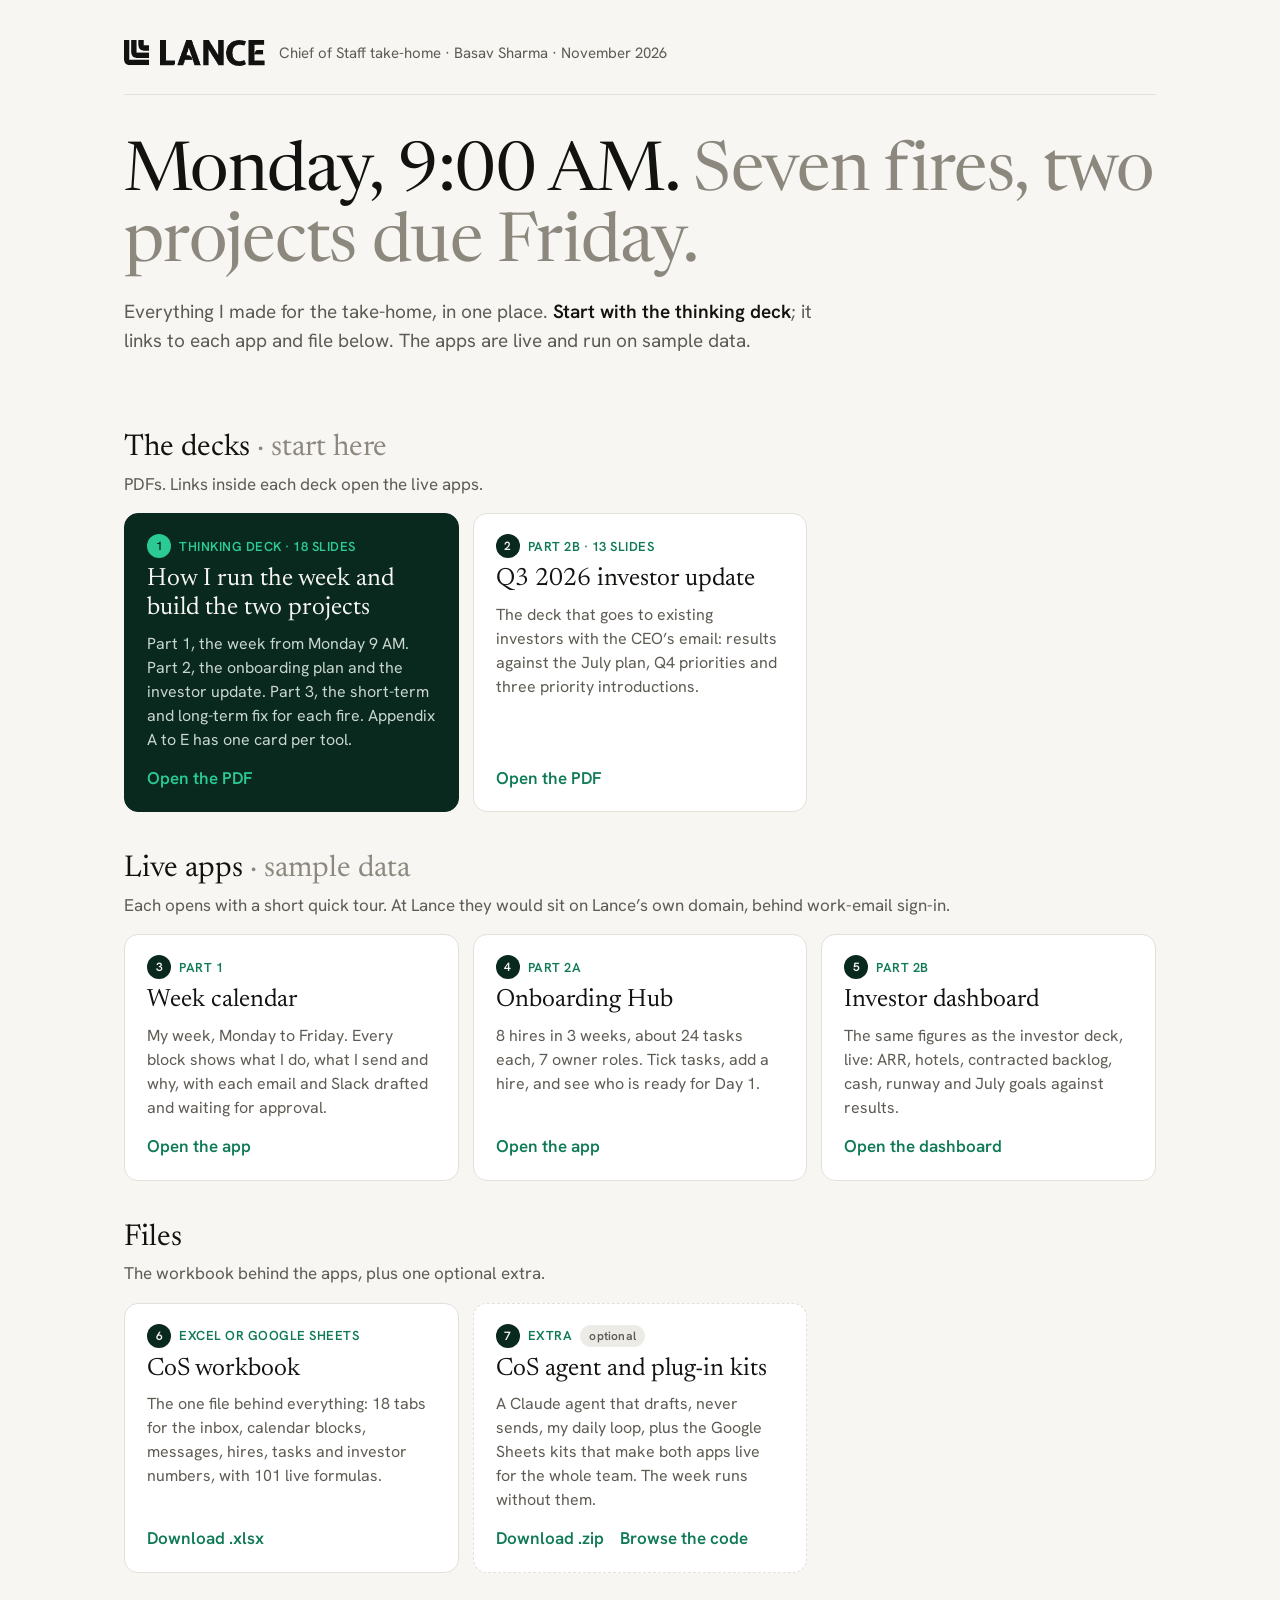
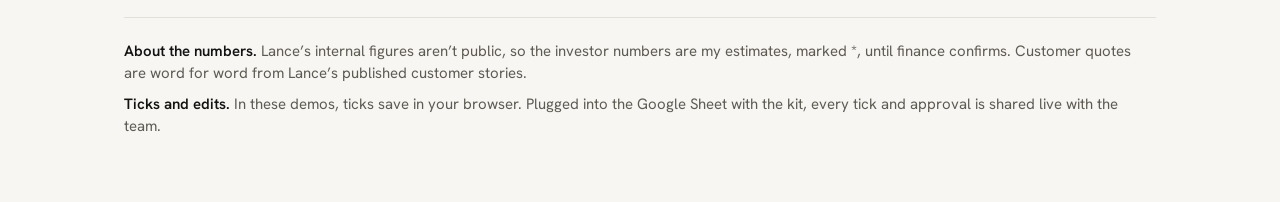
<file: index.html>
<!doctype html>
<html lang="en">
<head>
<meta charset="utf-8">
<meta name="viewport" content="width=device-width,initial-scale=1">
<title>Lance CoS Take-Home</title>
<meta name="description" content="Chief of Staff take-home for Lance by Basav Sharma: two decks, three live apps, the workbook and an optional agent.">
<link rel="icon" href="assets/lance-mark.png">
<link rel="stylesheet" href="investor-dashboard/fonts.css">
<style>
:root{--stone:#F7F6F3;--card:#FFFFFF;--ink:#121210;--muted:#5E5B53;--line:#E3E0D8;--mint:#2BCA95;--green:#0F7A55;--forest:#09281E;--soft:#8C887E}
*{box-sizing:border-box;margin:0;padding:0}
html{-webkit-text-size-adjust:100%}
body{background:var(--stone);color:var(--ink);font:400 17px/1.5 'LanceSans','Hanken Grotesk',system-ui,sans-serif}
a{color:inherit}
.wrap{max-width:1080px;margin:0 auto;padding:40px 24px 64px}
header.top{display:flex;align-items:center;gap:14px;flex-wrap:wrap;padding-bottom:28px;border-bottom:1px solid var(--line)}
header.top img{height:26px;width:auto;display:block}
header.top .who{font-size:15px;color:var(--muted)}
.hero{padding:44px 0 36px}
.hero h1{font:300 clamp(40px,6vw,68px)/1.04 'LanceSerif','Newsreader',Georgia,serif;letter-spacing:-.01em}
.hero h1 .soft{color:var(--soft)}
.hero p{margin-top:18px;max-width:700px;font-size:19px;color:var(--muted)}
.hero p b{color:var(--ink);font-weight:600}
h2{font:400 30px/1.15 'LanceSerif','Newsreader',Georgia,serif;margin:40px 0 6px}
h2 .soft{color:var(--soft)}
.lede{color:var(--muted);margin-bottom:16px}
.grid{display:grid;grid-template-columns:repeat(auto-fill,minmax(300px,1fr));gap:14px}
.card{display:flex;flex-direction:column;gap:8px;background:var(--card);border:1px solid var(--line);border-radius:14px;padding:20px 22px;text-decoration:none;transition:border-color .15s,transform .15s}
a.card:hover{border-color:var(--green);transform:translateY(-1px)}
a.card:focus-visible{outline:2px solid var(--green);outline-offset:2px}
.card .k{display:flex;align-items:center;gap:8px;font-size:13px;font-weight:600;letter-spacing:.04em;text-transform:uppercase;color:var(--green)}
.card .k .n{display:inline-grid;place-items:center;width:24px;height:24px;border-radius:50%;background:var(--forest);color:var(--stone);font-size:12px;letter-spacing:0}
.card h3{font:400 25px/1.15 'LanceSerif','Newsreader',Georgia,serif}
.card p{color:var(--muted);font-size:16px}
.card .go{margin-top:auto;padding-top:6px;font-weight:600;color:var(--green)}
.card.dark{background:var(--forest);border-color:var(--forest);color:var(--stone)}
.card.dark p{color:#C9D6CF}
.card.dark .k{color:var(--mint)}
.card.dark .k .n{background:var(--mint);color:var(--forest)}
.card.dark .go{color:var(--mint)}
.card.extra{border-style:dashed}
.pill{display:inline-block;font-size:12px;font-weight:600;letter-spacing:.02em;border-radius:999px;padding:2px 9px;background:#EDEBE5;color:var(--muted);text-transform:none}
.links{display:flex;gap:16px;flex-wrap:wrap;margin-top:auto;padding-top:6px}
.links a{font-weight:600;color:var(--green);text-decoration:none}
.links a:hover{text-decoration:underline}
.note{margin-top:44px;padding-top:22px;border-top:1px solid var(--line);font-size:15px;color:var(--muted);display:grid;gap:8px}
.note b{color:var(--ink);font-weight:600}
@media (max-width:560px){.wrap{padding:28px 16px 48px}.hero{padding:32px 0 24px}.hero p{font-size:17px}h2{font-size:26px}}
</style>
</head>
<body>
<div class="wrap">
<header class="top"><img src="assets/lance-logo.png" alt="Lance"><span class="who">Chief of Staff take-home · Basav Sharma · November 2026</span></header>

<section class="hero">
<h1>Monday, 9:00 AM. <span class="soft">Seven fires, two projects due Friday.</span></h1>
<p>Everything I made for the take-home, in one place. <b>Start with the thinking deck</b>; it links to each app and file below. The apps are live and run on sample data.</p>
</section>

<h2>The decks <span class="soft">· start here</span></h2>
<p class="lede">PDFs. Links inside each deck open the live apps.</p>
<div class="grid">
<a class="card dark" href="decks/Lance_CoS_Thinking_Deck_Basav_Sharma.pdf"><span class="k"><span class="n">1</span>Thinking deck · 18 slides</span><h3>How I run the week and build the two projects</h3><p>Part 1, the week from Monday 9 AM. Part 2, the onboarding plan and the investor update. Part 3, the short-term and long-term fix for each fire. Appendix A to E has one card per tool.</p><span class="go">Open the PDF</span></a>
<a class="card" href="decks/Lance_Q3_2026_Investor_Update.pdf"><span class="k"><span class="n">2</span>Part 2B · 13 slides</span><h3>Q3 2026 investor update</h3><p>The deck that goes to existing investors with the CEO’s email: results against the July plan, Q4 priorities and three priority introductions.</p><span class="go">Open the PDF</span></a>
</div>

<h2>Live apps <span class="soft">· sample data</span></h2>
<p class="lede">Each opens with a short quick tour. At Lance they would sit on Lance’s own domain, behind work-email sign-in.</p>
<div class="grid">
<a class="card" href="week-calendar/"><span class="k"><span class="n">3</span>Part 1</span><h3>Week calendar</h3><p>My week, Monday to Friday. Every block shows what I do, what I send and why, with each email and Slack drafted and waiting for approval.</p><span class="go">Open the app</span></a>
<a class="card" href="onboarding-hub/"><span class="k"><span class="n">4</span>Part 2A</span><h3>Onboarding Hub</h3><p>8 hires in 3 weeks, about 24 tasks each, 7 owner roles. Tick tasks, add a hire, and see who is ready for Day 1.</p><span class="go">Open the app</span></a>
<a class="card" href="investor-dashboard/"><span class="k"><span class="n">5</span>Part 2B</span><h3>Investor dashboard</h3><p>The same figures as the investor deck, live: ARR, hotels, contracted backlog, cash, runway and July goals against results.</p><span class="go">Open the dashboard</span></a>
</div>

<h2>Files</h2>
<p class="lede">The workbook behind the apps, plus one optional extra.</p>
<div class="grid">
<a class="card" href="files/Lance_CoS_Workbook_Basav_Sharma.xlsx"><span class="k"><span class="n">6</span>Excel or Google Sheets</span><h3>CoS workbook</h3><p>The one file behind everything: 18 tabs for the inbox, calendar blocks, messages, hires, tasks and investor numbers, with 101 live formulas.</p><span class="go">Download .xlsx</span></a>
<div class="card extra"><span class="k"><span class="n">7</span>Extra <span class="pill">optional</span></span><h3>CoS agent and plug-in kits</h3><p>A Claude agent that drafts, never sends, my daily loop, plus the Google Sheets kits that make both apps live for the whole team. The week runs without them.</p><div class="links"><a href="files/Lance_CoS_Agent_and_Kits_Basav_Sharma.zip">Download .zip</a><a href="https://github.com/basav16/lance-cos-takehome/tree/main/source">Browse the code</a></div></div>
</div>

<div class="note">
<p><b>About the numbers.</b> Lance’s internal figures aren’t public, so the investor numbers are my estimates, marked *, until finance confirms. Customer quotes are word for word from Lance’s published customer stories.</p>
<p><b>Ticks and edits.</b> In these demos, ticks save in your browser. Plugged into the Google Sheet with the kit, every tick and approval is shared live with the team.</p>
</div>
</div>
</body>
</html>
</file>
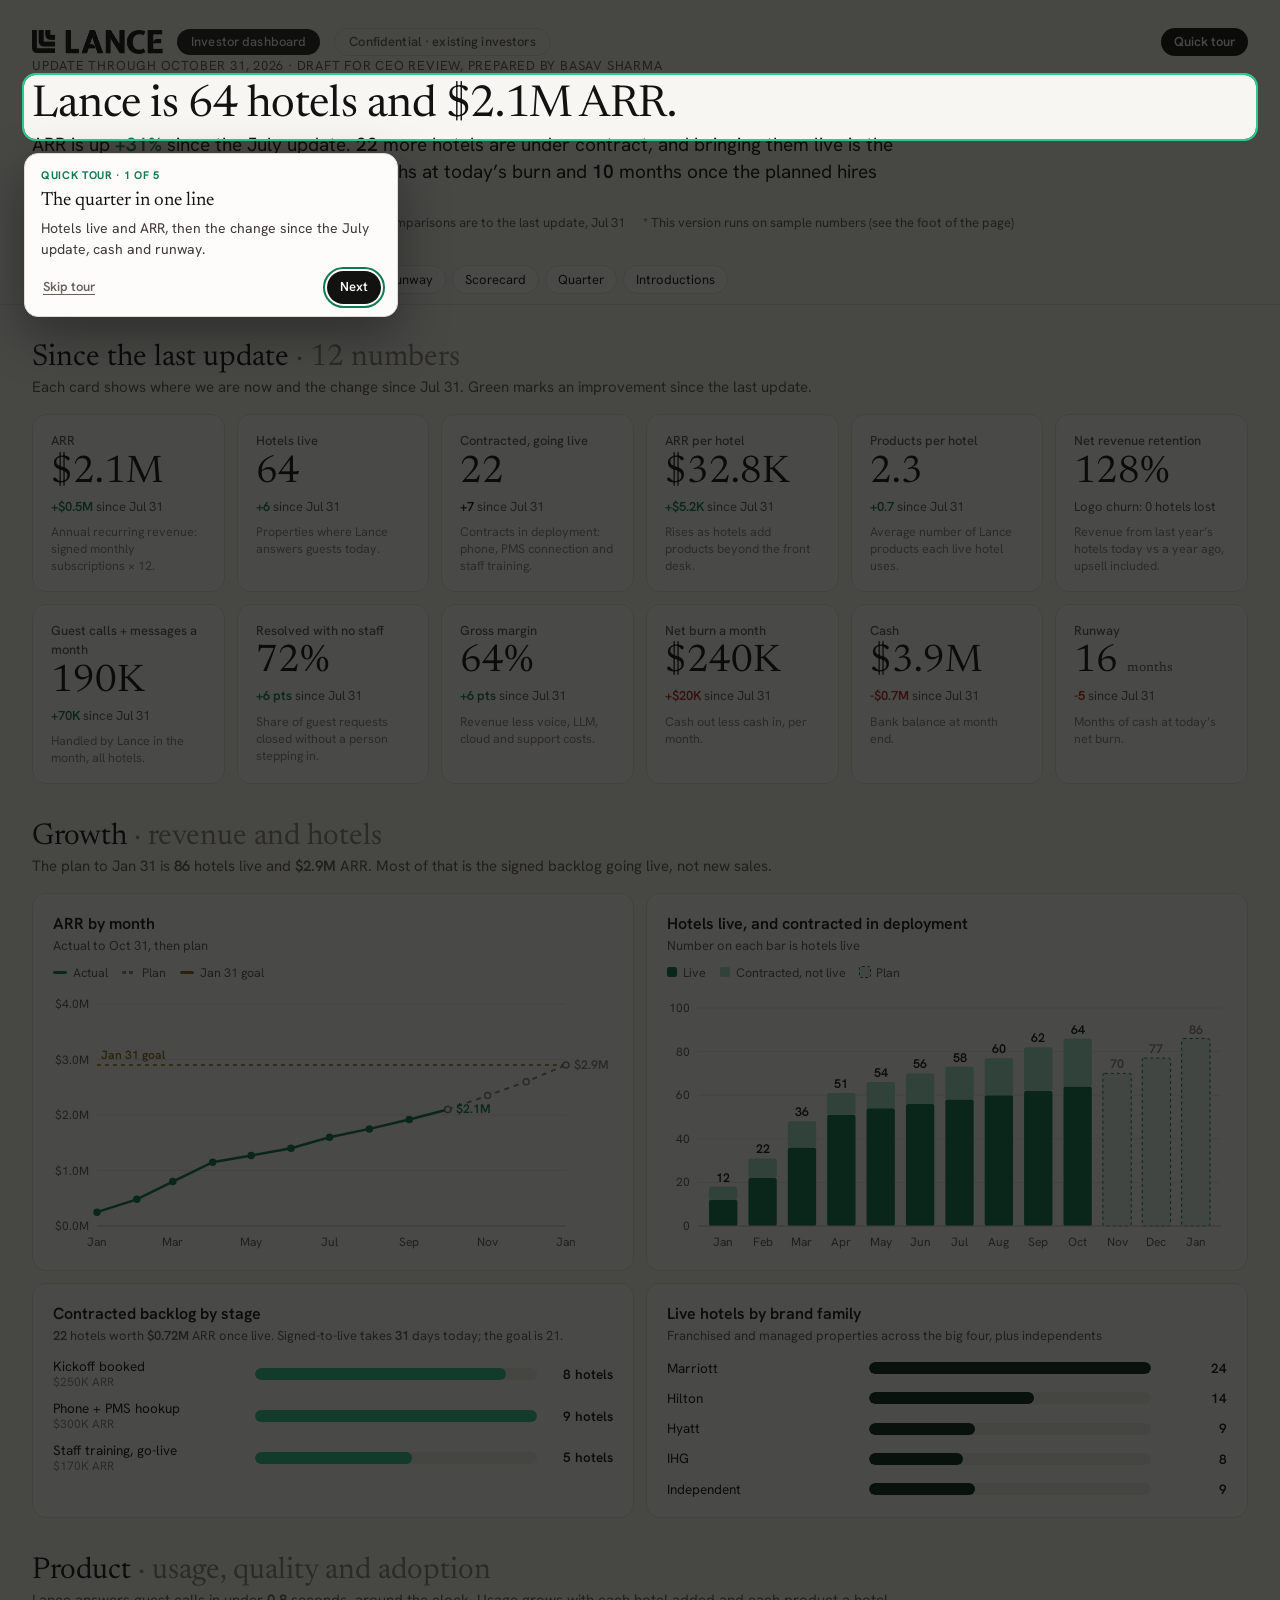
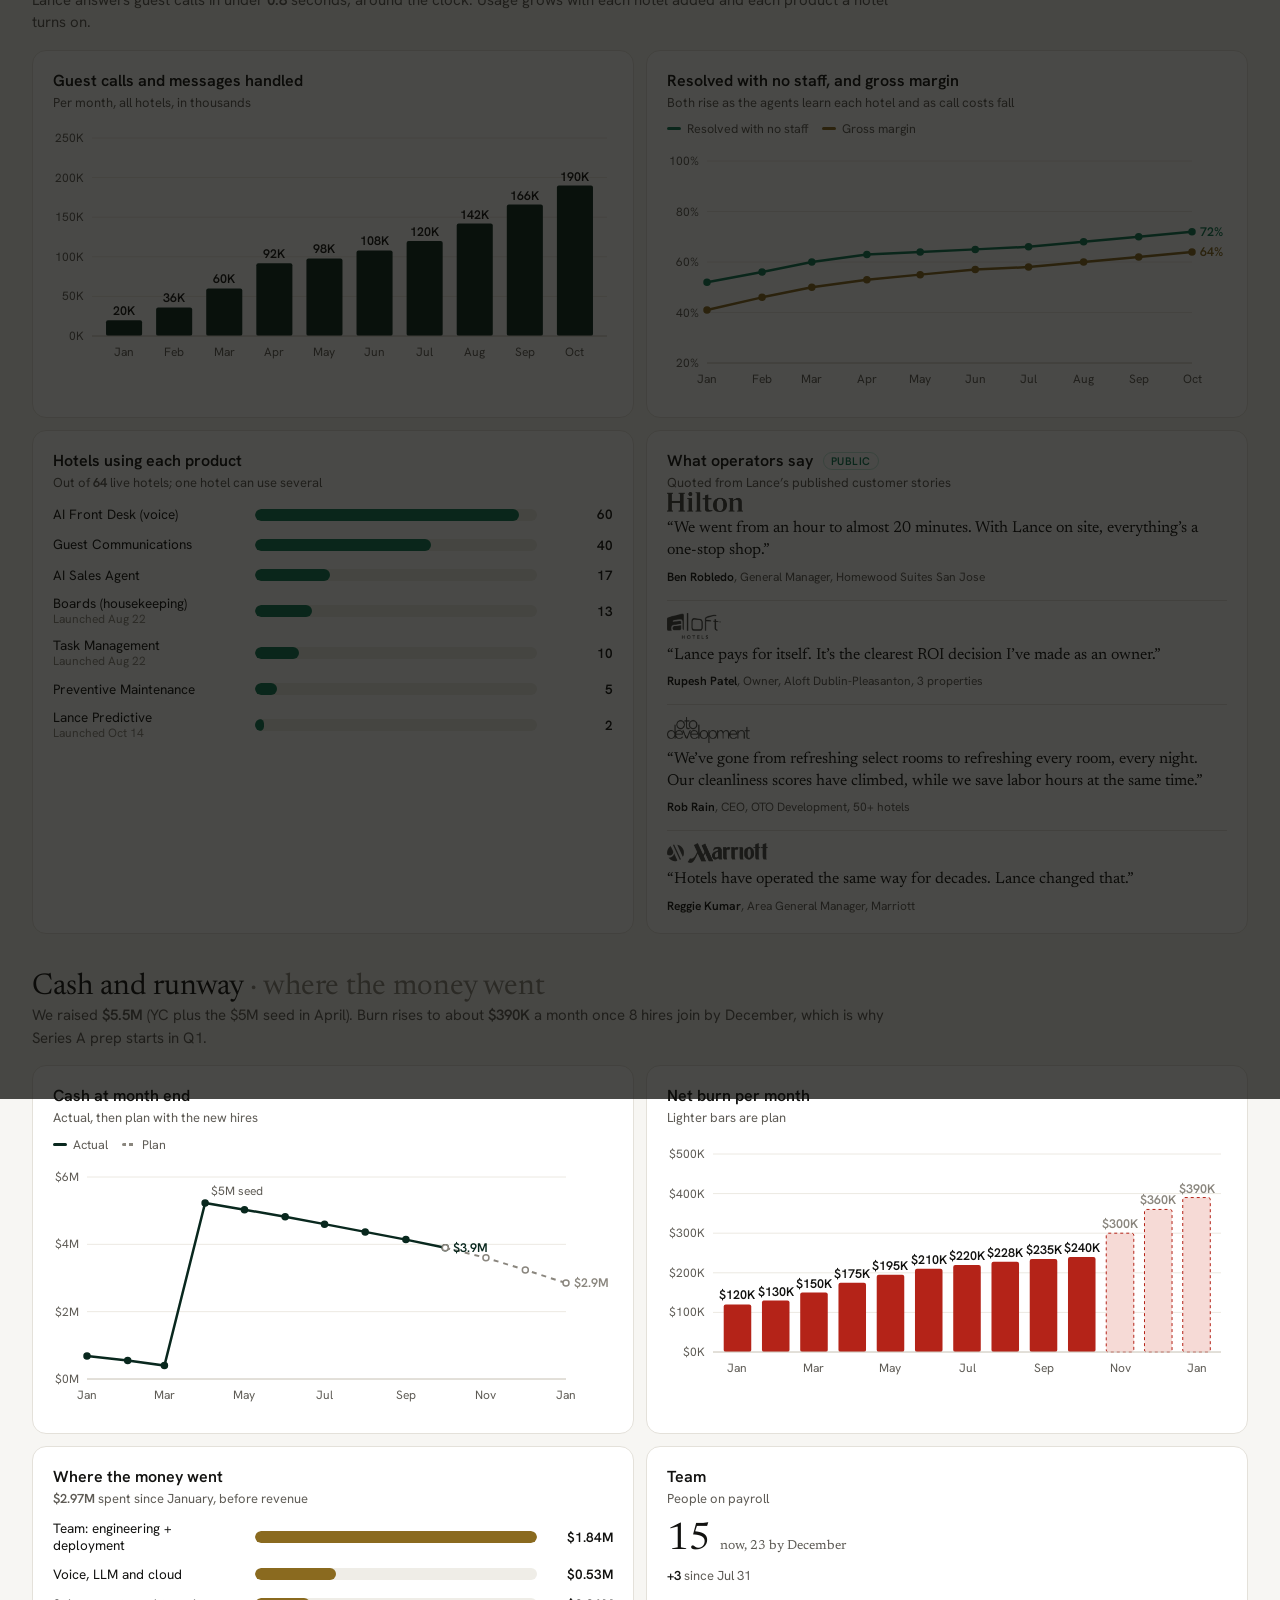
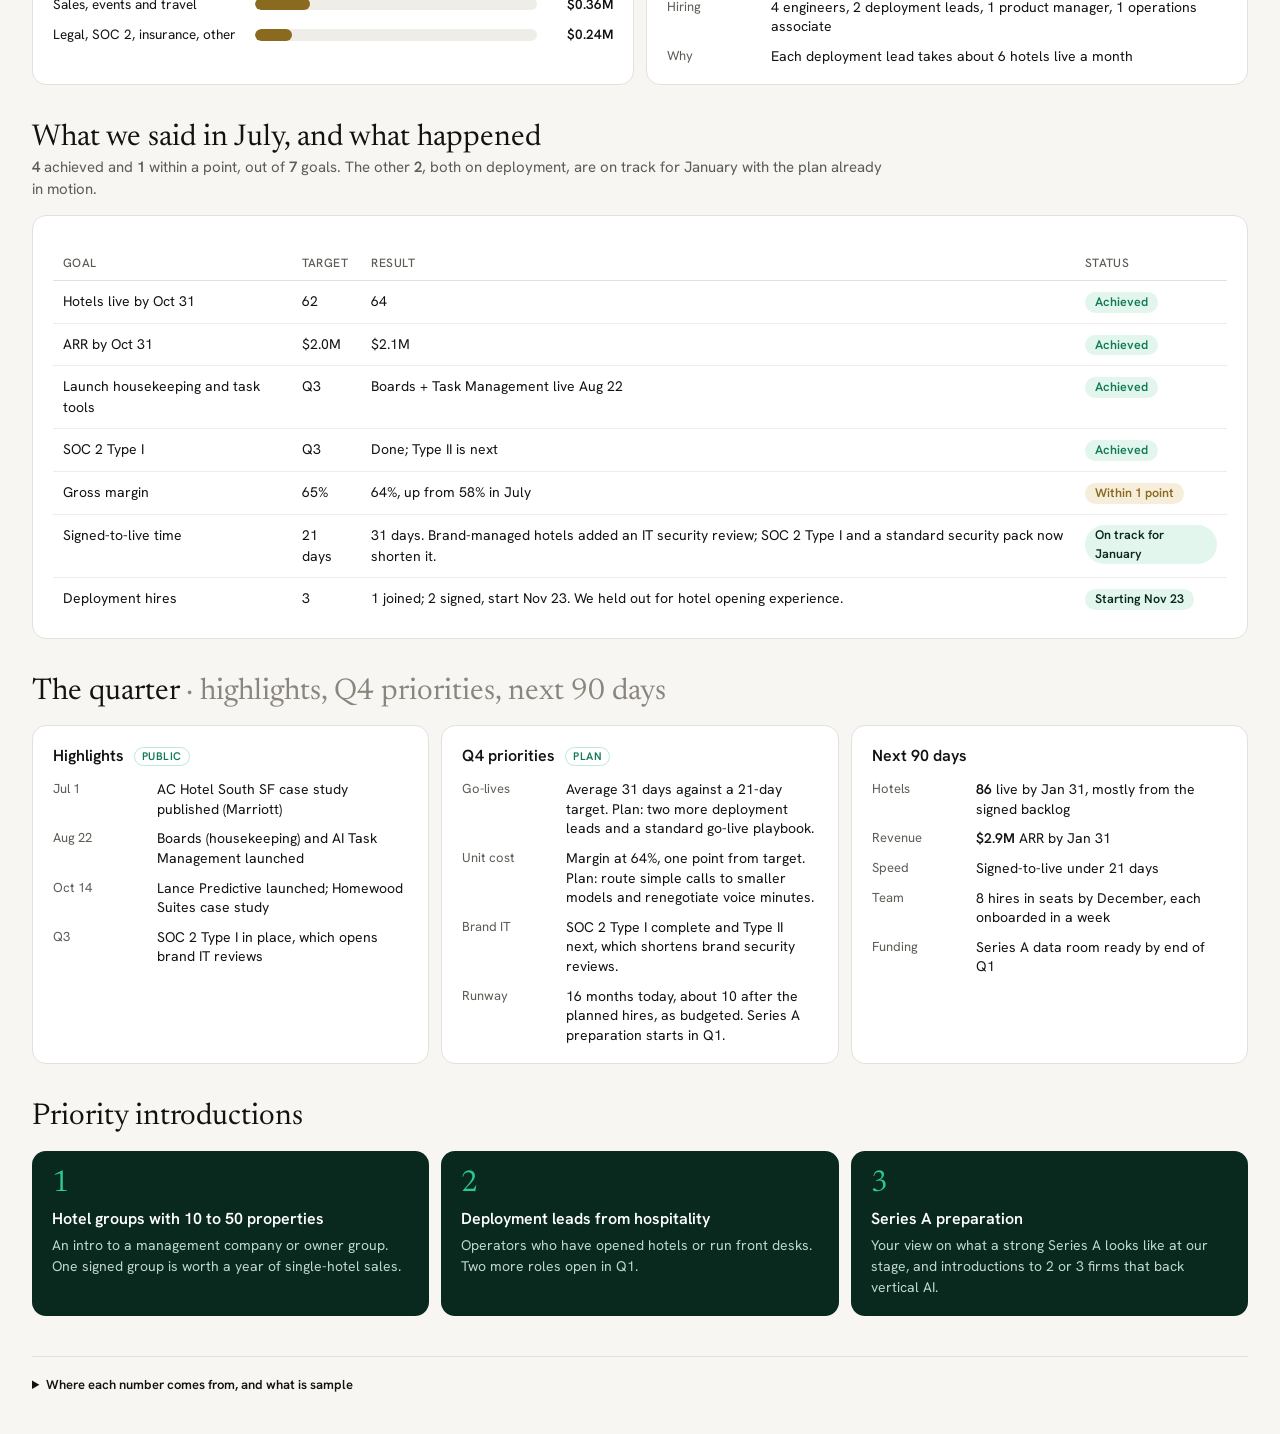
<file: investor-dashboard/index.html>
<!doctype html>
<html lang="en"><head><meta charset="utf-8"><meta name="viewport" content="width=device-width,initial-scale=1">
<title>Lance Investor Dashboard</title>
<link rel="stylesheet" href="fonts.css">
<link rel="stylesheet" href="ld.css">
<style>body{margin:0;background:#F7F6F3}
.ld-tourbtn{all:unset;cursor:pointer;margin-left:auto;display:inline-flex;align-items:center;border-radius:999px;padding:6px 13px;font:600 13px/1.2 'LanceSans',system-ui,sans-serif;background:#121210;color:#F7F6F3}
.ld-tourbtn:focus-visible{outline:2px solid #0F7A55;outline-offset:2px}
.kt-block{position:fixed;inset:0;z-index:58;background:transparent}
.kt-spot{position:fixed;z-index:59;border-radius:12px;pointer-events:none;box-shadow:0 0 0 200vmax rgba(10,10,8,.74);outline:2px solid #2BCA95;outline-offset:0;transition:left .25s ease,top .25s ease,width .25s ease,height .25s ease}
.tour{position:fixed;z-index:60;width:min(340px,calc(100vw - 24px));background:#FDFCFA;color:#121210;border:1px solid #DEDBD4;border-radius:14px;padding:14px 16px 12px;box-shadow:0 18px 50px rgba(0,0,0,.35);font:14px/1.45 'LanceSans',system-ui,sans-serif;color-scheme:light}
.tour .tn{display:block;font-size:11px;letter-spacing:.06em;text-transform:uppercase;color:#0F7A55;font-weight:700}
.tour .tt{display:block;font-family:'LanceSerif',Georgia,serif;font-size:19px;font-weight:500;line-height:1.2;margin-top:6px}
.tour p{margin:6px 0 12px;color:#3D3A35}
.tour .tb{display:flex;gap:6px;align-items:center}
.tour .sp{flex:1}
.tour button{all:unset;cursor:pointer;font-weight:600;font-size:13px;padding:7px 13px;border-radius:999px;font-family:'LanceSans',system-ui,sans-serif}
.tour button:focus-visible{outline:2px solid #0F7A55;outline-offset:2px}
.tour .go{background:#121210;color:#F7F6F3}
.tour .back{background:#EDEBE6;color:#121210}
.tour .skip{color:#67635C;padding-left:2px;text-decoration:underline;text-underline-offset:3px}
@media (prefers-reduced-motion: reduce){.kt-spot{transition:none}}
</style>
</head><body>
<div class="ld" lang="en" data-read>
<div class="ld-wrap">
<header id="top">
  <div class="ld-brand"><img class="ld-logo" src="[data-uri]" alt="Lance" width="131" height="24"><span class="ld-pill">Investor dashboard</span><span class="ld-pill soft">Confidential · existing investors</span></div>
  <p class="ld-eyebrow">Update through <span data-draw="asof" data-source="snapshot" data-field="as_of" data-row="0">—</span> · Draft for CEO review, prepared by Basav Sharma</p>
  <h1 class="ld-h1">Lance is <span data-draw="kv" data-k="hotels" data-source="kpi" data-field="now" data-where="id=hotels">—</span> hotels and <span data-draw="kv" data-k="arr" data-source="kpi" data-field="now" data-where="id=arr">—</span> ARR.</h1>
  <p class="ld-take">ARR is <span data-draw="dir" data-k="arr">—</span> <b data-draw="kv" data-k="arr" data-source="kpi" data-field="change_pct" data-where="id=arr">—</b> since the <span data-draw="lastmon" data-source="snapshot" data-field="last_update" data-row="0">—</span> update. <b data-draw="kv" data-k="signed" data-source="kpi" data-field="now" data-where="id=signed">—</b> more hotels are under contract, and bringing them live is the Q4 priority. Cash of <b data-draw="kv" data-k="cash" data-source="kpi" data-field="now" data-where="id=cash">—</b> covers <b data-draw="kv" data-k="runway" data-source="kpi" data-field="now" data-where="id=runway">—</b> months at today’s burn and <b data-draw="kv" data-k="runway_hires" data-source="kpi" data-field="now" data-where="id=runway_hires">—</b> months once the planned hires join.</p>
  <p class="ld-status"><span><span class="ld-dot"></span>Refreshes from the source systems each time it opens</span><span>Comparisons are to the last update, <span data-draw="lastupd" data-source="snapshot" data-field="last_update" data-row="0">—</span></span><span>* This version runs on sample numbers (see the foot of the page)</span></p>
</header>
<nav class="ld-nav" aria-label="Sections"><a href="#since">Since last update</a><a href="#growth">Growth</a><a href="#product">Product</a><a href="#money">Cash and runway</a><a href="#scorecard">Scorecard</a><a href="#quarter">Quarter</a><a href="#asks">Introductions</a></nav>

<section class="ld-sec" id="since">
  <h2 class="ld-h2">Since the last update <span class="soft">· 12 numbers</span></h2>
  <p class="ld-lede">Each card shows where we are now and the change since <span data-draw="lastupd" data-source="snapshot" data-field="last_update" data-row="0">—</span>. Green marks an improvement since the last update.</p>
  <div class="ld-tiles">
<div class="ld-tile" id="t-arr"><p class="ld-tl">ARR</p><p class="ld-tv"><span data-draw="kv" data-k="arr" data-source="kpi" data-field="now" data-where="id=arr">—</span></p><p class="ld-td"><span class="chg" data-draw="kv" data-k="arr" data-source="kpi" data-field="change" data-where="id=arr">—</span> since <span data-draw="lastupd" data-source="snapshot" data-field="last_update" data-row="0">—</span></p><p class="ld-tx">Annual recurring revenue: signed monthly subscriptions × 12.</p></div>
<div class="ld-tile" id="t-hotels"><p class="ld-tl">Hotels live</p><p class="ld-tv"><span data-draw="kv" data-k="hotels" data-source="kpi" data-field="now" data-where="id=hotels">—</span></p><p class="ld-td"><span class="chg" data-draw="kv" data-k="hotels" data-source="kpi" data-field="change" data-where="id=hotels">—</span> since <span data-draw="lastupd" data-source="snapshot" data-field="last_update" data-row="0">—</span></p><p class="ld-tx">Properties where Lance answers guests today.</p></div>
<div class="ld-tile" id="t-signed"><p class="ld-tl">Contracted, going live</p><p class="ld-tv"><span data-draw="kv" data-k="signed" data-source="kpi" data-field="now" data-where="id=signed">—</span></p><p class="ld-td"><span class="chg" data-draw="kv" data-k="signed" data-source="kpi" data-field="change" data-where="id=signed">—</span> since <span data-draw="lastupd" data-source="snapshot" data-field="last_update" data-row="0">—</span></p><p class="ld-tx">Contracts in deployment: phone, PMS connection and staff training.</p></div>
<div class="ld-tile" id="t-arr_per_hotel"><p class="ld-tl">ARR per hotel</p><p class="ld-tv"><span data-draw="kv" data-k="arr_per_hotel" data-source="kpi" data-field="now" data-where="id=arr_per_hotel">—</span></p><p class="ld-td"><span class="chg" data-draw="kv" data-k="arr_per_hotel" data-source="kpi" data-field="change" data-where="id=arr_per_hotel">—</span> since <span data-draw="lastupd" data-source="snapshot" data-field="last_update" data-row="0">—</span></p><p class="ld-tx">Rises as hotels add products beyond the front desk.</p></div>
<div class="ld-tile" id="t-products"><p class="ld-tl">Products per hotel</p><p class="ld-tv"><span data-draw="kv" data-k="products" data-source="kpi" data-field="now" data-where="id=products">—</span></p><p class="ld-td"><span class="chg" data-draw="kv" data-k="products" data-source="kpi" data-field="change" data-where="id=products">—</span> since <span data-draw="lastupd" data-source="snapshot" data-field="last_update" data-row="0">—</span></p><p class="ld-tx">Average number of Lance products each live hotel uses.</p></div>
<div class="ld-tile" id="t-nrr"><p class="ld-tl">Net revenue retention</p><p class="ld-tv"><span data-draw="kv" data-k="nrr" data-source="kpi" data-field="now" data-where="id=nrr">—</span></p><p class="ld-td">Logo churn: <span data-draw="kv" data-k="churn" data-source="kpi" data-field="now" data-where="id=churn">—</span> hotels lost</p><p class="ld-tx">Revenue from last year’s hotels today vs a year ago, upsell included.</p></div>
<div class="ld-tile" id="t-interactions"><p class="ld-tl">Guest calls + messages a month</p><p class="ld-tv"><span data-draw="kv" data-k="interactions" data-source="kpi" data-field="now" data-where="id=interactions">—</span></p><p class="ld-td"><span class="chg" data-draw="kv" data-k="interactions" data-source="kpi" data-field="change" data-where="id=interactions">—</span> since <span data-draw="lastupd" data-source="snapshot" data-field="last_update" data-row="0">—</span></p><p class="ld-tx">Handled by Lance in the month, all hotels.</p></div>
<div class="ld-tile" id="t-resolved"><p class="ld-tl">Resolved with no staff</p><p class="ld-tv"><span data-draw="kv" data-k="resolved" data-source="kpi" data-field="now" data-where="id=resolved">—</span></p><p class="ld-td"><span class="chg" data-draw="kv" data-k="resolved" data-source="kpi" data-field="change" data-where="id=resolved">—</span> since <span data-draw="lastupd" data-source="snapshot" data-field="last_update" data-row="0">—</span></p><p class="ld-tx">Share of guest requests closed without a person stepping in.</p></div>
<div class="ld-tile" id="t-margin"><p class="ld-tl">Gross margin</p><p class="ld-tv"><span data-draw="kv" data-k="margin" data-source="kpi" data-field="now" data-where="id=margin">—</span></p><p class="ld-td"><span class="chg" data-draw="kv" data-k="margin" data-source="kpi" data-field="change" data-where="id=margin">—</span> since <span data-draw="lastupd" data-source="snapshot" data-field="last_update" data-row="0">—</span></p><p class="ld-tx">Revenue less voice, LLM, cloud and support costs.</p></div>
<div class="ld-tile" id="t-burn"><p class="ld-tl">Net burn a month</p><p class="ld-tv"><span data-draw="kv" data-k="burn" data-source="kpi" data-field="now" data-where="id=burn">—</span></p><p class="ld-td"><span class="chg" data-draw="kv" data-k="burn" data-source="kpi" data-field="change" data-where="id=burn">—</span> since <span data-draw="lastupd" data-source="snapshot" data-field="last_update" data-row="0">—</span></p><p class="ld-tx">Cash out less cash in, per month.</p></div>
<div class="ld-tile" id="t-cash"><p class="ld-tl">Cash</p><p class="ld-tv"><span data-draw="kv" data-k="cash" data-source="kpi" data-field="now" data-where="id=cash">—</span></p><p class="ld-td"><span class="chg" data-draw="kv" data-k="cash" data-source="kpi" data-field="change" data-where="id=cash">—</span> since <span data-draw="lastupd" data-source="snapshot" data-field="last_update" data-row="0">—</span></p><p class="ld-tx">Bank balance at month end.</p></div>
<div class="ld-tile" id="t-runway"><p class="ld-tl">Runway</p><p class="ld-tv"><span data-draw="kv" data-k="runway" data-source="kpi" data-field="now" data-where="id=runway">—</span> <span class="ld-tl">months</span></p><p class="ld-td"><span class="chg" data-draw="kv" data-k="runway" data-source="kpi" data-field="change" data-where="id=runway">—</span> since <span data-draw="lastupd" data-source="snapshot" data-field="last_update" data-row="0">—</span></p><p class="ld-tx">Months of cash at today’s net burn.</p></div>
  </div>
</section>

<section class="ld-sec" id="growth">
  <h2 class="ld-h2">Growth <span class="soft">· revenue and hotels</span></h2>
  <p class="ld-lede">The plan to Jan 31 is <b data-draw="goal-h" data-source="snapshot" data-field="next_goal_hotels" data-row="0">—</b> hotels live and <b data-draw="goal-arr" data-source="snapshot" data-field="next_goal_arr_m" data-row="0">—</b> ARR. Most of that is the signed backlog going live, not new sales.</p>
  <div class="ld-grid2">
    <div class="ld-card" id="arr-chart"><h3 class="ld-h3">ARR by month</h3><p class="ld-cap">Actual to <span data-draw="asof-s" data-source="snapshot" data-field="as_of" data-row="0">—</span>, then plan</p>
      <div class="ld-key"><span><i class="ld-sw" style="background:#0F7A55"></i>Actual</span><span><i class="ld-sw dash"></i>Plan</span><span><i class="ld-sw" style="background:#8A6A1F"></i>Jan 31 goal</span></div>
      <div class="ld-chart" data-draw="c-arr" data-source="monthly plan snapshot"></div></div>
    <div class="ld-card" id="hotels-chart"><h3 class="ld-h3">Hotels live, and contracted in deployment</h3><p class="ld-cap">Number on each bar is hotels live</p>
      <div class="ld-key"><span><i class="ld-sw box" style="background:#0F7A55"></i>Live</span><span><i class="ld-sw box" style="background:#9FE3C9"></i>Contracted, not live</span><span><i class="ld-sw box" style="background:#E3F1EA;outline:1px dashed #0F7A55"></i>Plan</span></div>
      <div class="ld-chart" data-draw="c-hotels" data-source="monthly plan"></div></div>
    <div class="ld-card" id="backlog-card"><h3 class="ld-h3">Contracted backlog by stage</h3><p class="ld-cap"><b data-draw="bl-hotels" data-source="backlog_sum" data-field="hotels" data-row="0">—</b> hotels worth <b data-draw="bl-arr" data-source="backlog_sum" data-field="arr_m" data-row="0">—</b> ARR once live. Signed-to-live takes <b data-draw="kv" data-k="days_live" data-source="kpi" data-field="now" data-where="id=days_live">—</b> days today; the goal is 21.</p>
      <div class="ld-hb" data-draw="h-backlog" data-source="backlog"></div></div>
    <div class="ld-card" id="brands-card"><h3 class="ld-h3">Live hotels by brand family</h3><p class="ld-cap">Franchised and managed properties across the big four, plus independents</p>
      <div class="ld-hb" data-draw="h-brands" data-source="brands"></div></div>
  </div>
</section>

<section class="ld-sec" id="product">
  <h2 class="ld-h2">Product <span class="soft">· usage, quality and adoption</span></h2>
  <p class="ld-lede">Lance answers guest calls in under <b data-draw="answer" data-source="snapshot" data-field="answer_sec" data-row="0">—</b> seconds, around the clock. Usage grows with each hotel added and each product a hotel turns on.</p>
  <div class="ld-grid2">
    <div class="ld-card" id="inter-chart"><h3 class="ld-h3">Guest calls and messages handled</h3><p class="ld-cap">Per month, all hotels, in thousands</p>
      <div class="ld-chart" data-draw="c-inter" data-source="monthly"></div></div>
    <div class="ld-card" id="quality-chart"><h3 class="ld-h3">Resolved with no staff, and gross margin</h3><p class="ld-cap">Both rise as the agents learn each hotel and as call costs fall</p>
      <div class="ld-key"><span><i class="ld-sw" style="background:#0F7A55"></i>Resolved with no staff</span><span><i class="ld-sw" style="background:#8A6A1F"></i>Gross margin</span></div>
      <div class="ld-chart" data-draw="c-quality" data-source="monthly"></div></div>
    <div class="ld-card" id="products-card"><h3 class="ld-h3">Hotels using each product</h3><p class="ld-cap">Out of <b data-draw="kv" data-k="hotels" data-source="kpi" data-field="now" data-where="id=hotels">—</b> live hotels; one hotel can use several</p>
      <div class="ld-hb" data-draw="h-products" data-source="products kpi"></div></div>
    <div class="ld-card" id="quotes-card"><h3 class="ld-h3">What operators say <span class="ld-tag">Public</span></h3><p class="ld-cap">Quoted from Lance’s published customer stories</p>
      <ul class="ld-q">
        <li><img src="assets/hilton.png" alt="Hilton"><blockquote>“We went from an hour to almost 20 minutes. With Lance on site, everything’s a one-stop shop.”</blockquote><span class="d"><b>Ben Robledo</b>, General Manager, Homewood Suites San Jose</span></li>
        <li><img src="assets/aloft.png" alt="Aloft Hotels" style="height:26px"><blockquote>“Lance pays for itself. It’s the clearest ROI decision I’ve made as an owner.”</blockquote><span class="d"><b>Rupesh Patel</b>, Owner, Aloft Dublin-Pleasanton, 3 properties</span></li>
        <li><img src="assets/oto.png" alt="OTO Development" style="height:26px"><blockquote>“We’ve gone from refreshing select rooms to refreshing every room, every night. Our cleanliness scores have climbed, while we save labor hours at the same time.”</blockquote><span class="d"><b>Rob Rain</b>, CEO, OTO Development, 50+ hotels</span></li>
        <li><img src="assets/marriott.png" alt="Marriott"><blockquote>“Hotels have operated the same way for decades. Lance changed that.”</blockquote><span class="d"><b>Reggie Kumar</b>, Area General Manager, Marriott</span></li>
      </ul></div>
  </div>
</section>

<section class="ld-sec" id="money">
  <h2 class="ld-h2">Cash and runway <span class="soft">· where the money went</span></h2>
  <p class="ld-lede">We raised <b data-draw="raised" data-source="snapshot" data-field="raised_m" data-row="0">—</b> (YC plus the $5M seed in April). Burn rises to about <b data-draw="burnhire" data-source="snapshot" data-field="burn_after_hires_k" data-row="0">—</b> a month once 8 hires join by December, which is why Series A prep starts in Q1.</p>
  <div class="ld-grid2">
    <div class="ld-card" id="cash-chart"><h3 class="ld-h3">Cash at month end</h3><p class="ld-cap">Actual, then plan with the new hires</p>
      <div class="ld-key"><span><i class="ld-sw" style="background:#09281E"></i>Actual</span><span><i class="ld-sw dash"></i>Plan</span></div>
      <div class="ld-chart" data-draw="c-cash" data-source="monthly plan"></div></div>
    <div class="ld-card" id="burn-chart"><h3 class="ld-h3">Net burn per month</h3><p class="ld-cap">Lighter bars are plan</p>
      <div class="ld-chart" data-draw="c-burn" data-source="monthly plan"></div></div>
    <div class="ld-card" id="funds-card"><h3 class="ld-h3">Where the money went</h3><p class="ld-cap"><b data-draw="fu-spent" data-source="funds_sum" data-field="spent_m" data-row="0">—</b> spent since January, before revenue</p>
      <div class="ld-hb" data-draw="h-funds" data-source="funds"></div></div>
    <div class="ld-card" id="team-card"><h3 class="ld-h3">Team</h3><p class="ld-cap">People on payroll</p>
      <p class="ld-tv" style="margin-top:12px"><span data-draw="kv" data-k="headcount" data-source="kpi" data-field="now" data-where="id=headcount">—</span> <span class="ld-tl">now, 23 by December</span></p>
      <p class="ld-td" style="margin-top:4px"><span class="chg" data-draw="kv" data-k="headcount" data-source="kpi" data-field="change" data-where="id=headcount">—</span> since <span data-draw="lastupd" data-source="snapshot" data-field="last_update" data-row="0">—</span></p>
      <ul class="ld-list"><li><span class="d">Hiring</span><span>4 engineers, 2 deployment leads, 1 product manager, 1 operations associate</span></li><li><span class="d">Why</span><span>Each deployment lead takes about 6 hotels live a month</span></li></ul></div>
  </div>
</section>

<section class="ld-sec" id="scorecard">
  <h2 class="ld-h2">What we said in <span data-draw="lastmon" data-source="snapshot" data-field="last_update" data-row="0">—</span>, and what happened</h2>
  <p class="ld-lede"><b data-draw="sc-hit" data-source="score_sum" data-field="hit" data-row="0">—</b> achieved and <b data-draw="sc-close" data-source="score_sum" data-field="close" data-row="0">—</b> within a point, out of <b data-draw="sc-total" data-source="score_sum" data-field="total" data-row="0">—</b> goals. The other <b data-draw="sc-missed" data-source="score_sum" data-field="missed" data-row="0">—</b>, both on deployment, are on track for January with the plan already in motion.</p>
  <div class="ld-card" style="margin-top:14px"><div class="ld-tablewrap">
    <table class="ld-table" data-source="scorecard" data-row-key="goal"><thead><tr><th data-field="goal">Goal</th><th data-field="target">Target</th><th data-field="result">Result</th><th data-field="status">Status</th></tr></thead><tbody data-draw="score"></tbody></table>
  </div></div>
</section>

<section class="ld-sec" id="quarter">
  <h2 class="ld-h2">The quarter <span class="soft">· highlights, Q4 priorities, next 90 days</span></h2>
  <div class="ld-grid3">
    <div class="ld-card" id="wins"><h3 class="ld-h3">Highlights <span class="ld-tag">Public</span></h3>
      <ul class="ld-list">
        <li><span class="d">Jul 1</span><span>AC Hotel South SF case study published (Marriott)</span></li>
        <li><span class="d">Aug 22</span><span>Boards (housekeeping) and AI Task Management launched</span></li>
        <li><span class="d">Oct 14</span><span>Lance Predictive launched; Homewood Suites case study</span></li>
        <li><span class="d">Q3</span><span>SOC 2 Type I in place, which opens brand IT reviews</span></li>
      </ul></div>
    <div class="ld-card" id="challenges"><h3 class="ld-h3">Q4 priorities <span class="ld-tag">Plan</span></h3>
      <ul class="ld-list">
        <li><span class="d">Go-lives</span><span>Average 31 days against a 21-day target. Plan: two more deployment leads and a standard go-live playbook.</span></li>
        <li><span class="d">Unit cost</span><span>Margin at 64%, one point from target. Plan: route simple calls to smaller models and renegotiate voice minutes.</span></li>
        <li><span class="d">Brand IT</span><span>SOC 2 Type I complete and Type II next, which shortens brand security reviews.</span></li>
        <li><span class="d">Runway</span><span>16 months today, about 10 after the planned hires, as budgeted. Series A preparation starts in Q1.</span></li>
      </ul></div>
    <div class="ld-card" id="next90"><h3 class="ld-h3">Next 90 days</h3>
      <ul class="ld-list">
        <li><span class="d">Hotels</span><span><b data-draw="goal-h" data-source="snapshot" data-field="next_goal_hotels" data-row="0">—</b> live by Jan 31, mostly from the signed backlog</span></li>
        <li><span class="d">Revenue</span><span><b data-draw="goal-arr" data-source="snapshot" data-field="next_goal_arr_m" data-row="0">—</b> ARR by Jan 31</span></li>
        <li><span class="d">Speed</span><span>Signed-to-live under 21 days</span></li>
        <li><span class="d">Team</span><span>8 hires in seats by December, each onboarded in a week</span></li>
        <li><span class="d">Funding</span><span>Series A data room ready by end of Q1</span></li>
      </ul></div>
  </div>
</section>

<section class="ld-sec" id="asks">
  <h2 class="ld-h2">Priority introductions</h2>
  <div class="ld-asks">
    <div class="ld-ask"><p class="no">1</p><h3>Hotel groups with 10 to 50 properties</h3><p>An intro to a management company or owner group. One signed group is worth a year of single-hotel sales.</p></div>
    <div class="ld-ask"><p class="no">2</p><h3>Deployment leads from hospitality</h3><p>Operators who have opened hotels or run front desks. Two more roles open in Q1.</p></div>
    <div class="ld-ask"><p class="no">3</p><h3>Series A preparation</h3><p>Your view on what a strong Series A looks like at our stage, and introductions to 2 or 3 firms that back vertical AI.</p></div>
  </div>
</section>

<footer class="ld-foot" id="notes">
  <details><summary>Where each number comes from, and what is sample</summary>
    <p style="margin-top:10px">* Lance’s real figures are private, so this version runs on sample numbers. They are built from public facts: the $5M seed announced Apr 28, 2026, 50+ hotels across Marriott, Hilton, Hyatt and IHG brands, the $2M+ ARR in Lance’s Chief of Staff job post, the product launch dates and the case studies. The rest follows hotel-software benchmarks. The CEO replaces them with the real numbers before this is shared.</p>
    <div class="ld-src">
      <div><b>ARR, revenue, NRR, churn</b>Billing system (e.g. Stripe), read on every open</div>
      <div><b>Hotels live, signed, backlog</b>CRM deal stages (e.g. HubSpot)</div>
      <div><b>Calls, messages, resolved</b>Lance’s own call and message logs</div>
      <div><b>Cash, burn, spend by use</b>Bank and card feeds (e.g. Mercury, Ramp)</div>
      <div><b>Headcount</b>Payroll (e.g. Gusto, Rippling)</div>
      <div><b>Goals, wins, asks</b>Written by the CEO each quarter</div>
    </div>
    <dl>
      <dt>ARR</dt><dd>Monthly subscription revenue at month end × 12. Excludes setup fees.</dd>
      <dt>Hotels live</dt><dd>Properties where at least one Lance product handles real guests.</dd>
      <dt>Signed, not live</dt><dd>Signed contracts where go-live has not happened yet.</dd>
      <dt>Resolved with no staff</dt><dd>Guest calls and messages closed by Lance with no hand-off to a person.</dd>
      <dt>Net revenue retention</dt><dd>Revenue today from hotels live a year ago, divided by their revenue then.</dd>
      <dt>Net burn</dt><dd>Cash out minus cash in for the month.</dd>
      <dt>Runway</dt><dd>Cash divided by net burn, in months.</dd>
    </dl>
  </details>
</footer>
</div>
</div>
<script src="d3.min.js"></script>
<script>window.__DATA={"backlog":[{"stage":"Kickoff booked","hotels":8,"arr_k":250},{"stage":"Phone + PMS hookup","hotels":9,"arr_k":300},{"stage":"Staff training, go-live","hotels":5,"arr_k":170}],"brands":[{"brand":"Marriott","hotels":24},{"brand":"Hilton","hotels":14},{"brand":"Hyatt","hotels":9},{"brand":"IHG","hotels":8},{"brand":"Independent","hotels":9}],"funds":[{"use":"Team: engineering + deployment","spent_k":1840},{"use":"Voice, LLM and cloud","spent_k":530},{"use":"Sales, events and travel","spent_k":360},{"use":"Legal, SOC 2, insurance, other","spent_k":240}],"monthly":[{"month":"2026-01","arr_m":0.25,"hotels_live":12,"signed_not_live":6,"interactions_k":20,"resolved_pct":52,"gross_margin_pct":41,"net_burn_k":120,"cash_m":0.68,"headcount":4,"products_per_hotel":1.2},{"month":"2026-02","arr_m":0.48,"hotels_live":22,"signed_not_live":9,"interactions_k":36,"resolved_pct":56,"gross_margin_pct":46,"net_burn_k":130,"cash_m":0.55,"headcount":5,"products_per_hotel":1.3},{"month":"2026-03","arr_m":0.8,"hotels_live":36,"signed_not_live":12,"interactions_k":60,"resolved_pct":60,"gross_margin_pct":50,"net_burn_k":150,"cash_m":0.4,"headcount":7,"products_per_hotel":1.4},{"month":"2026-04","arr_m":1.15,"hotels_live":51,"signed_not_live":10,"interactions_k":92,"resolved_pct":63,"gross_margin_pct":53,"net_burn_k":175,"cash_m":5.23,"headcount":9,"products_per_hotel":1.5},{"month":"2026-05","arr_m":1.27,"hotels_live":54,"signed_not_live":12,"interactions_k":98,"resolved_pct":64,"gross_margin_pct":55,"net_burn_k":195,"cash_m":5.03,"headcount":10,"products_per_hotel":1.5},{"month":"2026-06","arr_m":1.4,"hotels_live":56,"signed_not_live":14,"interactions_k":108,"resolved_pct":65,"gross_margin_pct":57,"net_burn_k":210,"cash_m":4.82,"headcount":11,"products_per_hotel":1.6},{"month":"2026-07","arr_m":1.6,"hotels_live":58,"signed_not_live":15,"interactions_k":120,"resolved_pct":66,"gross_margin_pct":58,"net_burn_k":220,"cash_m":4.6,"headcount":12,"products_per_hotel":1.6},{"month":"2026-08","arr_m":1.75,"hotels_live":60,"signed_not_live":17,"interactions_k":142,"resolved_pct":68,"gross_margin_pct":60,"net_burn_k":228,"cash_m":4.37,"headcount":13,"products_per_hotel":1.8},{"month":"2026-09","arr_m":1.92,"hotels_live":62,"signed_not_live":20,"interactions_k":166,"resolved_pct":70,"gross_margin_pct":62,"net_burn_k":235,"cash_m":4.14,"headcount":14,"products_per_hotel":2.1},{"month":"2026-10","arr_m":2.1,"hotels_live":64,"signed_not_live":22,"interactions_k":190,"resolved_pct":72,"gross_margin_pct":64,"net_burn_k":240,"cash_m":3.9,"headcount":15,"products_per_hotel":2.3}],"plan":[{"month":"2026-11","arr_m":2.35,"hotels_live":70,"net_burn_k":300,"cash_m":3.6,"headcount":18},{"month":"2026-12","arr_m":2.6,"hotels_live":77,"net_burn_k":360,"cash_m":3.24,"headcount":23},{"month":"2027-01","arr_m":2.9,"hotels_live":86,"net_burn_k":390,"cash_m":2.85,"headcount":23}],"products":[{"product":"AI Front Desk (voice)","hotels":60,"launched":"Live"},{"product":"Guest Communications","hotels":40,"launched":"Live"},{"product":"AI Sales Agent","hotels":17,"launched":"Live"},{"product":"Boards (housekeeping)","hotels":13,"launched":"Aug 22"},{"product":"Task Management","hotels":10,"launched":"Aug 22"},{"product":"Preventive Maintenance","hotels":5,"launched":"Live"},{"product":"Lance Predictive","hotels":2,"launched":"Oct 14"}],"scorecard":[{"goal":"Hotels live by Oct 31","target":"62","result":"64","status":"Achieved"},{"goal":"ARR by Oct 31","target":"$2.0M","result":"$2.1M","status":"Achieved"},{"goal":"Launch housekeeping and task tools","target":"Q3","result":"Boards + Task Management live Aug 22","status":"Achieved"},{"goal":"SOC 2 Type I","target":"Q3","result":"Done; Type II is next","status":"Achieved"},{"goal":"Gross margin","target":"65%","result":"64%, up from 58% in July","status":"Within 1 point"},{"goal":"Signed-to-live time","target":"21 days","result":"31 days. Brand-managed hotels added an IT security review; SOC 2 Type I and a standard security pack now shorten it.","status":"On track for January"},{"goal":"Deployment hires","target":"3","result":"1 joined; 2 signed, start Nov 23. We held out for hotel opening experience.","status":"Starting Nov 23"}],"snapshot":[{"as_of":"2026-10-31","last_update":"2026-07-31","nrr_pct":128,"logo_churn":0,"days_to_live":31,"answer_sec":0.8,"raised_m":5.5,"next_goal_hotels":86,"next_goal_arr_m":2.9,"burn_after_hires_k":390}]};</script>
<script>
window.__DATA = window.__DATA || {};
window.dash = (function(){
  const calcs = {}, draws = {}, order = [];
  const val = {};
  const api = {
    data(id){ if (id in window.__DATA) { const d = window.__DATA[id]; return {status:'ok', data:d, columns: d.length?Object.keys(d[0]):[], meta:null}; }
      if (id in calcs) { if (!(id in val)) { const c = calcs[id]; val[id] = c.fn(...c.inputs.map(i => api.data(i).data)); } return {status:'ok', data: val[id]}; }
      return {status:'missing', data:[]}; },
    calc(id, c){ calcs[id] = c; },
    loader(){},
    draw(name, fn){ draws[name] = fn; order.push(name); },
    onData(fn){ fn(); },
    setLink(){}, params(){return {};}, setParams(){}, resetParams(){}, refresh(){}, colors:['#0F7A55','#2BCA95']
  };
  api.__run = function(){ order.forEach(n => document.querySelectorAll('[data-draw="'+n+'"]').forEach(el => { try { draws[n](el); } catch(e){ console.error('draw '+n+': '+e.message); } })); };
  return api;
})();

</script>
<script src="charts.js"></script>
<script src="app.js"></script>
<script>
const esc = s => String(s == null ? "" : s).replace(/[&<>"]/g, c => ({"&": "&amp;", "<": "&lt;", ">": "&gt;", "\"": "&quot;"})[c]);
let KT = null;
function kTour(steps, key) { kTourEnd(); KT = { steps, key, i: -1, from: document.activeElement }; kTourGo(0); }
function kTourSeen(key) { try { return !!sessionStorage.getItem(key); } catch (e) { return false; } }
function kTourEnd() {
  if (!KT) return;
  try { sessionStorage.setItem(KT.key, "1"); } catch (e) {}
  document.querySelectorAll(".kt-spot,.kt-block,.tour").forEach(x => x.remove());
  document.querySelectorAll(".tour-on").forEach(x => x.classList.remove("tour-on"));
  const from = KT.from; KT = null;
  if (from && from.focus && document.body.contains(from)) from.focus({ preventScroll: true });
}
function kTourGo(i) {
  if (!KT) return;
  const n = KT.steps.length;
  if (i >= n) { kTourEnd(); return; }
  const st = KT.steps[i], el = st.el();
  if (!el) { if (i + 1 < n) kTourGo(i + 1); else kTourEnd(); return; }
  KT.i = i;
  document.querySelectorAll(".tour-on").forEach(x => x.classList.remove("tour-on"));
  el.classList.add("tour-on");
  el.scrollIntoView({ block: "center", inline: "nearest" });
  const mk = (cls, tag) => { let x = document.querySelector("." + cls); if (!x) { x = document.createElement(tag || "div"); x.className = cls; document.body.appendChild(x); } return x; };
  const blk = mk("kt-block"), spot = mk("kt-spot"), c = mk("tour");
  blk.setAttribute("aria-hidden", "true"); spot.setAttribute("aria-hidden", "true");
  c.setAttribute("role", "dialog"); c.setAttribute("aria-label", "Quick tour"); c.setAttribute("aria-live", "polite");
  const txt = typeof st.text === "function" ? st.text() : st.text;
  c.innerHTML = `<span class="tn">Quick tour · ${i + 1} of ${n}</span>${st.title ? `<b class="tt">${esc(st.title)}</b>` : ""}<p>${esc(txt)}</p>` +
    `<div class="tb"><button class="skip">Skip tour</button><span class="sp"></span>${i ? `<button class="back">Back</button>` : ""}<button class="go">${i === n - 1 ? "Done" : "Next"}</button></div>`;
  c.querySelector(".skip").onclick = kTourEnd;
  c.querySelector(".go").onclick = () => kTourGo(i + 1);
  const bk = c.querySelector(".back"); if (bk) bk.onclick = () => kTourGo(i - 1);
  kTourPlace();
  c.querySelector(".go").focus({ preventScroll: true });
}
function kTourPlace() {
  if (!KT) return;
  const el = document.querySelector(".tour-on"), spot = document.querySelector(".kt-spot"), c = document.querySelector(".tour");
  if (!el || !spot || !c) return;
  const r = el.getBoundingClientRect(), vw = document.documentElement.clientWidth, vh = innerHeight, pad = 8, gap = 14, m = 12;
  const L = Math.max(4, r.left - pad), T = Math.max(4, r.top - pad), R = Math.min(vw - 4, r.right + pad), B = Math.min(vh - 4, r.bottom + pad);
  Object.assign(spot.style, { left: L + "px", top: T + "px", width: Math.max(0, R - L) + "px", height: Math.max(0, B - T) + "px" });
  const w = c.offsetWidth, h = c.offsetHeight;
  let x = Math.max(m, Math.min(vw - w - m, L)), y;
  if (B + gap + h <= vh - m) y = B + gap;
  else if (T - gap - h >= m) y = T - gap - h;
  else if (R + gap + w <= vw - m) { x = R + gap; y = Math.max(m, Math.min(vh - h - m, T)); }
  else if (L - gap - w >= m) { x = L - gap - w; y = Math.max(m, Math.min(vh - h - m, T)); }
  else y = vh - h - m;
  Object.assign(c.style, { left: x + "px", top: y + "px" });
}
addEventListener("resize", kTourPlace);
addEventListener("scroll", kTourPlace, true);
document.addEventListener("keydown", e => {
  if (!KT) return;
  if (e.key === "Escape") kTourEnd();
  else if (e.key === "Tab") { const b = [...document.querySelectorAll(".tour button")]; const k = b.indexOf(document.activeElement); e.preventDefault(); (b[(k + (e.shiftKey ? b.length - 1 : 1)) % b.length] || b[0]).focus(); }
});

const TOUR_KEY = "lance-tour-dash";
const TOUR = [
 {el: () => document.querySelector("#top .ld-h1"), title: "The quarter in one line", text: "Hotels live and ARR, then the change since the July update, cash and runway."},
 {el: () => document.getElementById("since"), title: "Twelve numbers", text: "Each card shows where we are now and the change since the last update. Hover a card for the definition."},
 {el: () => document.getElementById("growth"), title: "Growth against plan", text: "ARR and hotels by month, with the plan to January. Hover any bar for the exact figure."},
 {el: () => document.getElementById("scorecard"), title: "July commitments and results", text: "Every goal from the last update, with its result and status."},
 {el: () => document.getElementById("asks"), title: "Priority introductions", text: "The three introductions that speed up the plan this quarter."}];
const tb = document.createElement("button"); tb.className = "ld-tourbtn"; tb.type = "button"; tb.textContent = "Quick tour";
tb.onclick = () => kTour(TOUR, TOUR_KEY);
const brand = document.querySelector(".ld-brand"); if (brand) brand.appendChild(tb);
if (!kTourSeen(TOUR_KEY)) setTimeout(() => { if (!KT) kTour(TOUR, TOUR_KEY); }, 900);

document.fonts.ready.then(() => { dash.__run(); window.__done = true; });
</script>
</body></html>
</file>
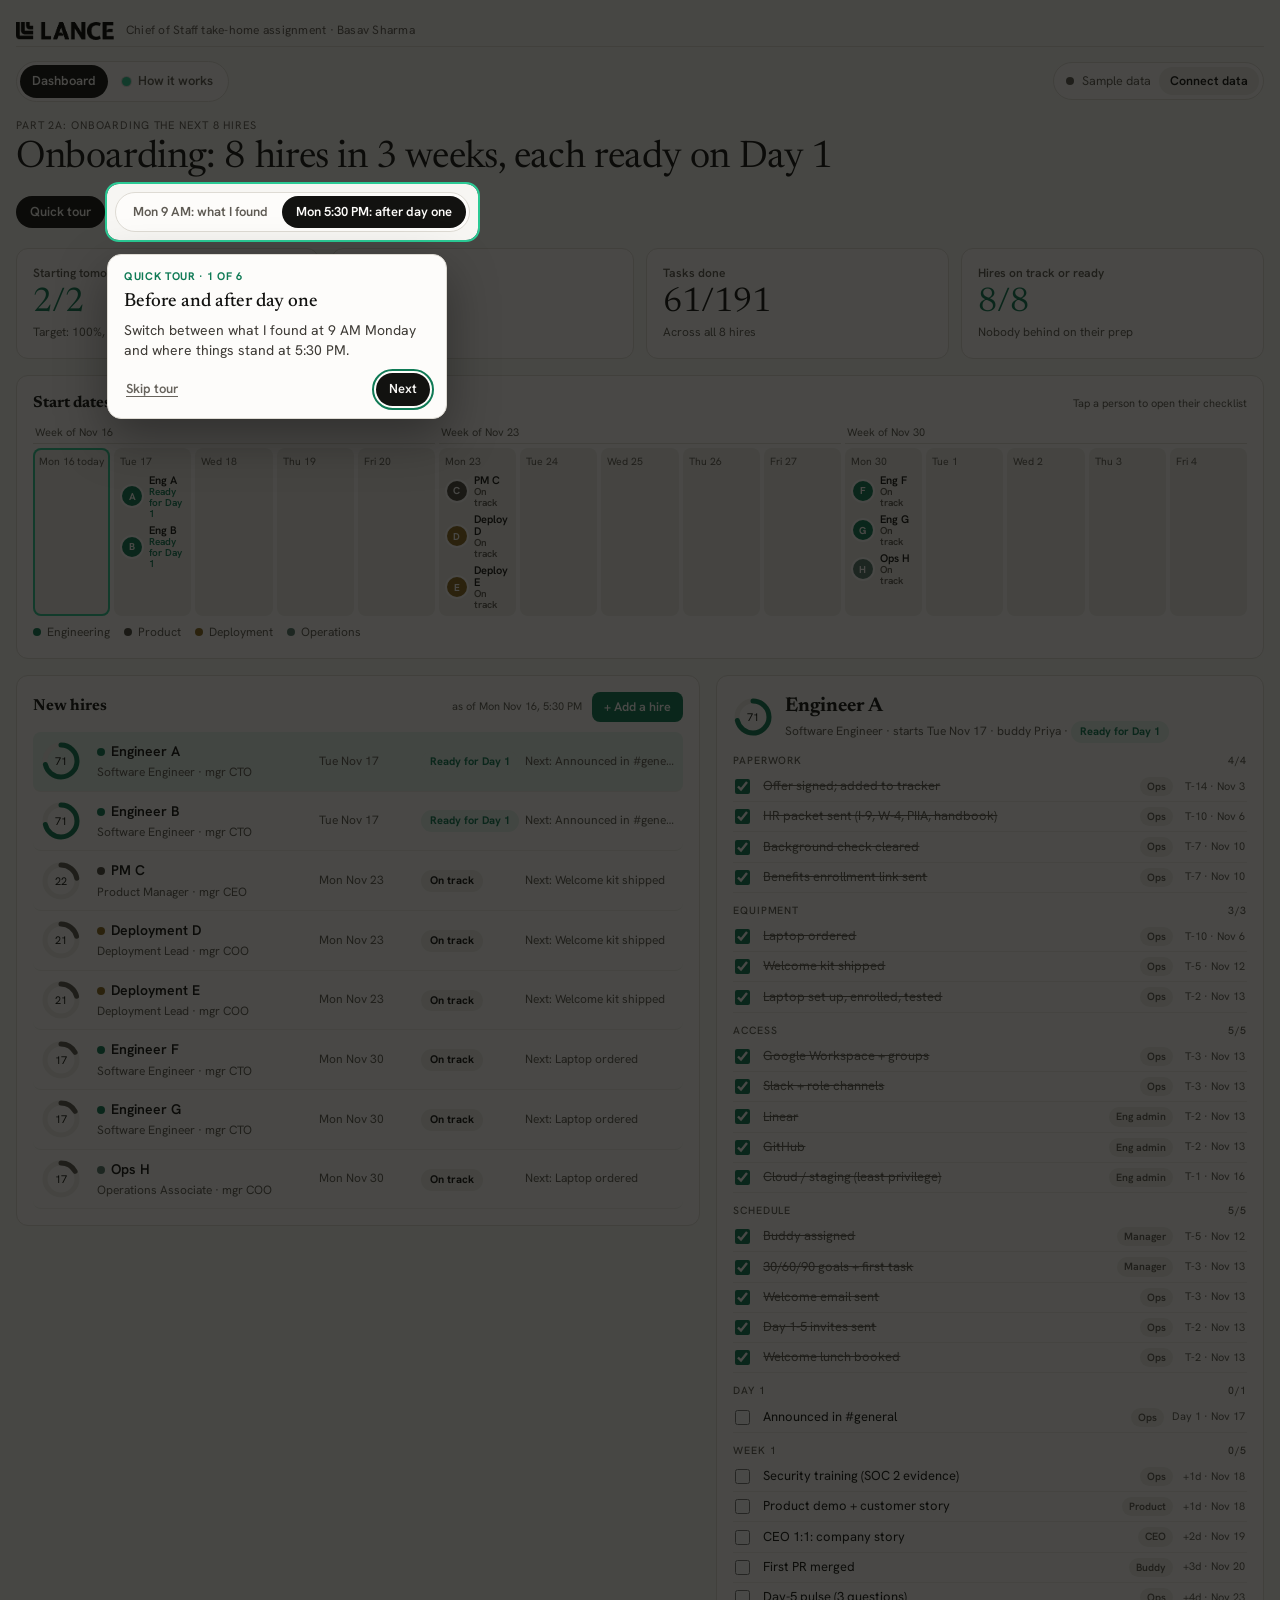
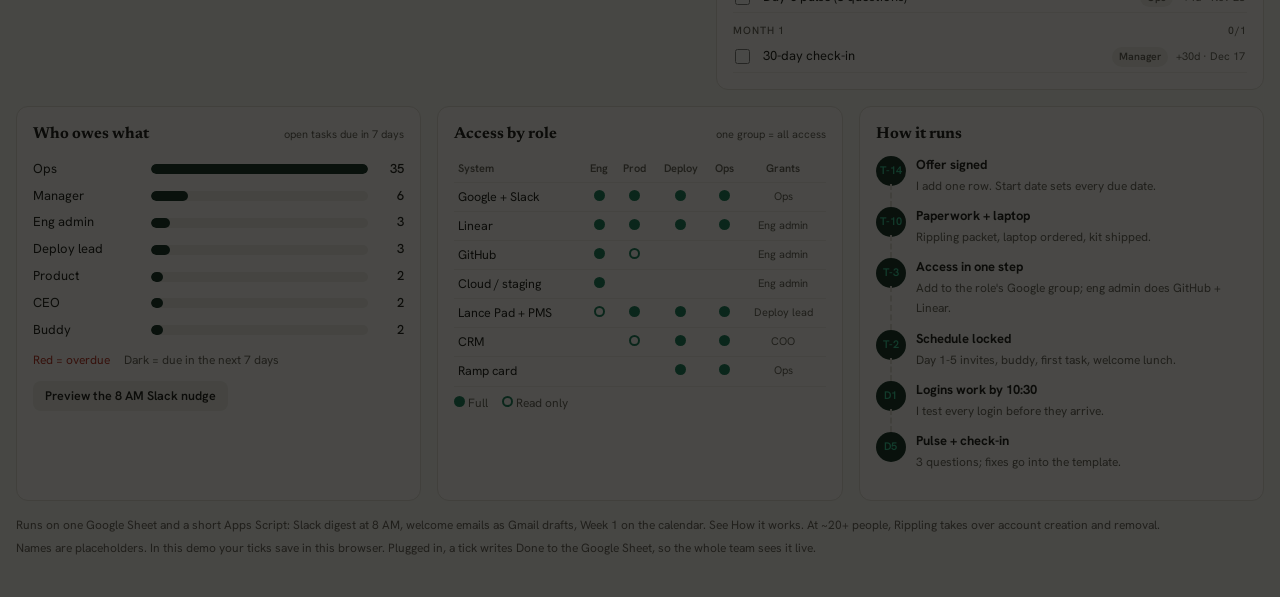
<file: onboarding-hub/index.html>
<!doctype html>
<html lang="en"><head><meta charset="utf-8"><meta name="viewport" content="width=device-width,initial-scale=1,viewport-fit=cover">
<title>Lance Onboarding Hub</title>
<meta name="claude:viewport-fit-sides" content="cover">
<link rel="preconnect" href="https://fonts.googleapis.com">
<link rel="stylesheet" href="https://fonts.googleapis.com/css2?family=Hanken+Grotesk:wght@400;500;600;700&family=Newsreader:opsz,wght@6..72,400;6..72,500;6..72,600&display=swap">
<style>
body{margin:0}
/* Layout: header + before/after switch, KPI row, 3-week start strip, hires list beside a checklist panel, then owners / access / flow */
:root{
  --bg:#F7F6F3; --surface:#FDFCFA; --ink:#121210; --muted:#5E5A53; --line:#DEDBD4; --grid:#EDEBE6;
  --good:#0F7A55; --good-f:#E3F1EA; --warn:#8A6A1F; --warn-f:#F1EAD8; --bad:#B42318; --bad-f:#F6E3E0;
  --accent:#0F7A55; --accent-f:#E3F1EA; --accent-t:#FFFFFF; --mint:#2BCA95; --forest:#09281E;
  --eng:#0F7A55; --prod:#4A4740; --dep:#8A6A1F; --ops:#557A6E;
  --font-d:"Newsreader", Georgia, "Times New Roman", serif; --font-b:"Hanken Grotesk", "Segoe UI", system-ui, sans-serif; --font-m:"Hanken Grotesk", "Segoe UI", system-ui, sans-serif;
}
@media (prefers-color-scheme: dark){:root:not([data-theme="light"]){
  --bg:#0C0D0B; --surface:#161714; --ink:#F2F0EB; --muted:#A19D95; --line:#2C2B28; --grid:#1E1F1C;
  --good:#2BCA95; --good-f:#09281E; --warn:#CDB57A; --warn-f:#2E2614; --bad:#F49B8F; --bad-f:#3A2220; --accent:#2BCA95; --accent-f:#09281E; --accent-t:#09281E; --mint:#2BCA95; --forest:#09281E;
  --eng:#2BCA95; --prod:#C9C5BC; --dep:#CDB57A; --ops:#8FB8A9; color-scheme:dark}}
:root[data-theme="dark"]{
  --bg:#0C0D0B; --surface:#161714; --ink:#F2F0EB; --muted:#A19D95; --line:#2C2B28; --grid:#1E1F1C;
  --good:#2BCA95; --good-f:#09281E; --warn:#CDB57A; --warn-f:#2E2614; --bad:#F49B8F; --bad-f:#3A2220; --accent:#2BCA95; --accent-f:#09281E; --accent-t:#09281E; --mint:#2BCA95; --forest:#09281E;
  --eng:#2BCA95; --prod:#C9C5BC; --dep:#CDB57A; --ops:#8FB8A9; color-scheme:dark}
*{box-sizing:border-box}
[hidden]{display:none!important}
body{background:var(--bg);color:var(--ink);font-family:var(--font-b);font-size:14px;line-height:1.45;font-variant-numeric:tabular-nums}
.wrap{max-width:1400px;margin:0 auto;padding-block:20px 40px;padding-left:max(16px,env(safe-area-inset-left,0px));padding-right:max(16px,env(safe-area-inset-right,0px));display:flex;flex-direction:column;gap:16px}
header{display:flex;flex-wrap:wrap;gap:12px 32px;align-items:flex-end;justify-content:space-between}
.eyebrow{font-family:var(--font-m);font-size:11px;letter-spacing:.08em;text-transform:uppercase;color:var(--muted)}
h1{font-family:var(--font-d);font-size:clamp(26px,3.2vw,38px);line-height:1.1;margin:4px 0 0;text-wrap:balance;font-weight:400;letter-spacing:-.01em}
.seg{display:inline-flex;background:var(--surface);border:1px solid var(--line);border-radius:999px;padding:3px}
.seg button{all:unset;cursor:pointer;padding:7px 14px;border-radius:999px;font-size:13px;font-weight:600;color:var(--muted)}
.seg button[aria-pressed="true"]{background:var(--ink);color:var(--surface)}
.seg button:focus-visible{outline:2px solid var(--accent);outline-offset:2px}
.card{background:var(--surface);border:1px solid var(--line);border-radius:12px;padding:16px;min-width:0}
.card h2{font-family:var(--font-d);font-size:16px;margin:0 0 10px;display:flex;justify-content:space-between;align-items:baseline;gap:8px}
.card h2 small{font-family:var(--font-m);font-size:11px;color:var(--muted);font-weight:400}
.kpis{display:grid;grid-template-columns:repeat(4,minmax(0,1fr));gap:12px}
@media (max-width:820px){.kpis{grid-template-columns:repeat(2,minmax(0,1fr))}}
.kpi{display:flex;flex-direction:column;gap:2px}
.kpi .l{font-size:12px;color:var(--muted);font-weight:600}
.kpi .v{font-family:var(--font-d);font-size:34px;font-weight:400;font-variant-numeric:lining-nums tabular-nums;line-height:1.1}
.kpi .s{font-size:12px;color:var(--muted)}
.v.good{color:var(--good)} .v.bad{color:var(--bad)} .v.warn{color:var(--warn)}
.strip{display:grid;grid-template-columns:repeat(15,minmax(54px,1fr));gap:4px;min-width:860px}
.stripbox{overflow-x:auto}
.wk{grid-column:span 5;font-family:var(--font-m);font-size:11px;color:var(--muted);padding:0 2px 2px;border-bottom:1px solid var(--line)}
.day{border-radius:8px;background:var(--grid);min-height:86px;padding:6px;display:flex;flex-direction:column;gap:5px}
.day.today{box-shadow:inset 0 0 0 2px var(--mint)}
.day .dn{font-family:var(--font-m);font-size:10.5px;color:var(--muted);display:flex;justify-content:space-between}
.av{all:unset;cursor:pointer;display:flex;align-items:center;gap:5px;font-size:11px;font-weight:600;line-height:1.1}
.av i{flex:none;width:24px;height:24px;border-radius:50%;display:grid;place-items:center;font-style:normal;font-size:10px;color:var(--surface);font-weight:700;border:2px solid var(--surface)}
.av:focus-visible{outline:2px solid var(--accent)}
.av .st{display:block;font-size:10px;font-weight:600}
.cols{display:grid;grid-template-columns:minmax(0,1.25fr) minmax(0,1fr);gap:16px;align-items:start}
@media (max-width:1000px){.cols{grid-template-columns:minmax(0,1fr)}}
.hires{display:flex;flex-direction:column}
.hr{all:unset;box-sizing:border-box;cursor:pointer;display:grid;grid-template-columns:44px minmax(0,1.4fr) 90px 92px minmax(0,1fr);gap:12px;align-items:center;padding:9px 8px;border-radius:8px;border-bottom:1px solid var(--grid)}
.hr:hover{background:var(--grid)} .hr.sel{background:var(--accent-f)} .hr:focus-visible{outline:2px solid var(--accent)}
@media (max-width:640px){.hr{grid-template-columns:44px minmax(0,1fr) 88px}.hr .nx,.hr .sd{display:none}}
.hr .nm{font-weight:600} .hr .rl{font-size:12px;color:var(--muted)}
.hr .sd{font-family:var(--font-m);font-size:12px;color:var(--muted)}
.hr .nx{font-size:12px;color:var(--muted);white-space:nowrap;overflow:hidden;text-overflow:ellipsis}
.pill{display:inline-block;font-size:11px;font-weight:700;padding:3px 9px;border-radius:999px;white-space:nowrap}
.pill.ready{background:var(--good-f);color:var(--good)} .pill.ok{background:var(--grid);color:var(--ink)} .pill.behind{background:var(--warn-f);color:var(--warn)} .pill.risk{background:var(--bad-f);color:var(--bad)}
.role{display:inline-block;width:8px;height:8px;border-radius:50%;margin-right:6px}
.ph{margin-top:10px}
.ph h3{font-family:var(--font-m);font-size:10.5px;letter-spacing:.08em;text-transform:uppercase;color:var(--muted);margin:0 0 4px;font-weight:500;display:flex;justify-content:space-between}
.tk{display:grid;grid-template-columns:20px minmax(0,1fr) auto auto;gap:8px;align-items:center;padding:5px 2px;border-bottom:1px solid var(--grid);font-size:13px}
.tk input{margin:0;width:15px;height:15px;accent-color:var(--good)}
.tk.done .tx{color:var(--muted);text-decoration:line-through}
.tk .ow{font-size:10.5px;font-weight:600;padding:2px 7px;border-radius:999px;background:var(--grid);color:var(--muted);white-space:nowrap}
.tk .du{font-family:var(--font-m);font-size:11px;color:var(--muted);white-space:nowrap;min-width:64px;text-align:right}
.tk.over .du{color:var(--bad);font-weight:500}
.tk.over .tx::after{content:" overdue";font-size:10.5px;color:var(--bad);font-weight:700}
.ring{width:40px;height:40px}
.ring circle{fill:none;stroke-width:5}
.ring .bgc{stroke:var(--grid)}
.ring text{font-family:var(--font-m);font-size:11px;fill:var(--ink);text-anchor:middle;dominant-baseline:central}
.pnlhead{display:flex;gap:12px;align-items:center}
.pnlhead h2{margin:0}
.meta{font-size:12px;color:var(--muted)}
.three{display:grid;grid-template-columns:repeat(3,minmax(0,1fr));gap:16px}
@media (max-width:1000px){.three{grid-template-columns:minmax(0,1fr)}}
.ob{display:grid;grid-template-columns:110px minmax(0,1fr) 28px;gap:8px;align-items:center;font-size:13px;padding:4px 0}
.ob i{display:block;height:10px;border-radius:5px;background:var(--grid);overflow:hidden;position:relative}
.ob i em{position:absolute;inset:0 auto 0 0;border-radius:5px;background:var(--forest)}
.ob i em.r{background:var(--bad)}
.ob b{font-family:var(--font-m);font-weight:500;text-align:right;font-variant-numeric:tabular-nums}
.mx{width:100%;border-collapse:collapse;font-size:12.5px}
.mx th,.mx td{padding:5px 4px;border-bottom:1px solid var(--grid);text-align:center}
.mx th:first-child,.mx td:first-child{text-align:left}
.mx th{font-size:11px;color:var(--muted);font-weight:600}
.dot{display:inline-block;width:11px;height:11px;border-radius:50%;background:var(--good)}
.dot.rd{background:transparent;border:2px solid var(--good)}
.mx td.gr{font-size:11px;color:var(--muted)}
.flow{display:flex;flex-direction:column;gap:0}
.fs{display:grid;grid-template-columns:30px minmax(0,1fr);gap:10px;align-items:start;position:relative;padding-bottom:12px}
.fs:not(:last-child)::before{content:"";position:absolute;left:14px;top:28px;bottom:0;border-left:2px dashed var(--line)}
.fs .n{width:30px;height:30px;border-radius:50%;background:var(--forest);color:var(--mint);display:grid;place-items:center;font-family:var(--font-m);font-size:11px;font-weight:600}
.fs b{display:block;font-size:13px} .fs span{font-size:12px;color:var(--muted)}
.foot{font-size:12px;color:var(--muted);display:flex;flex-wrap:wrap;gap:6px 24px}
.legend{display:flex;gap:14px;flex-wrap:wrap;font-size:12px;color:var(--muted);margin-top:8px}

.brandmark{flex:1 0 100%;display:flex;align-items:center;gap:12px;padding:2px 0 6px;border-bottom:1px solid var(--line);margin-bottom:4px}.brandmark img{height:18px;width:auto;display:block}.brandmark .lg-d{display:none}.brandmark span{font-size:12px;color:var(--muted);letter-spacing:.02em}@media (prefers-color-scheme: dark){:root:not([data-theme="light"]) .brandmark .lg-l{display:none}:root:not([data-theme="light"]) .brandmark .lg-d{display:block}}:root[data-theme="dark"] .brandmark .lg-l{display:none}:root[data-theme="dark"] .brandmark .lg-d{display:block}
:root{--kit-focus:var(--accent);--kit-scrim:rgba(12,14,18,.5);--kit-good:var(--good);--kit-good-f:var(--good-f);--kit-bad:var(--bad);--kit-bad-f:var(--bad-f)}
.asof{font-family:var(--font-m);font-size:12px;color:var(--muted);background:var(--surface);border:1px solid var(--line);border-radius:999px;padding:7px 14px}
/* ---------- Shared: view tabs, data chip, Connect data dialog, toast ---------- */
.topbar{display:flex;flex-wrap:wrap;gap:10px;align-items:center;justify-content:space-between}
.vtabs{display:inline-flex;gap:2px;background:var(--surface);border:1px solid var(--line);border-radius:999px;padding:3px}
.vtabs button{all:unset;cursor:pointer;white-space:nowrap;padding:7px 12px;border-radius:999px;font-size:13px;font-weight:600;color:var(--muted);display:inline-flex;gap:7px;align-items:center}
.vtabs button[aria-selected="true"]{background:var(--ink);color:var(--surface)}
.vtabs button:focus-visible{outline:2px solid var(--kit-focus);outline-offset:2px}
.vtabs .yl{width:9px;height:9px;border-radius:50%;background:#2BCA95;box-shadow:0 0 0 1px rgba(0,0,0,.15)}
.datachip{all:unset;box-sizing:border-box;cursor:pointer;display:inline-flex;align-items:center;gap:8px;font-size:12.5px;color:var(--muted);border:1px solid var(--line);background:var(--surface);border-radius:999px;padding:4px 4px 4px 12px;max-width:100%}
.datachip .led{flex:none;width:8px;height:8px;border-radius:50%;background:var(--muted)}
.datachip .led.live{background:var(--kit-good);box-shadow:0 0 0 3px var(--kit-good-f)}
.datachip .led.file{background:var(--kit-focus)}
.datachip #dataLbl{white-space:nowrap;overflow:hidden;text-overflow:ellipsis;min-width:0}
.datachip b{flex:none;font-weight:600;color:var(--ink);background:var(--grid);padding:5px 11px;border-radius:999px}
.datachip:hover b{background:var(--line)}
.datachip:focus-visible{outline:2px solid var(--kit-focus);outline-offset:2px}
.kov{position:fixed;inset:0;z-index:30;background:var(--kit-scrim);display:flex;align-items:center;justify-content:center;padding:max(16px,env(safe-area-inset-top,0px)) max(16px,env(safe-area-inset-right,0px)) max(16px,env(safe-area-inset-bottom,0px)) max(16px,env(safe-area-inset-left,0px))}
.kpanel{position:relative;background:var(--surface);color:var(--ink);border:1px solid var(--line);border-radius:14px;padding:22px;width:min(640px,100%);max-height:min(88vh,100%);overflow:auto;box-shadow:0 24px 60px rgba(0,0,0,.28);display:flex;flex-direction:column;gap:14px;animation:kpop .16s ease-out}
@keyframes kpop{from{opacity:0;transform:translateY(8px) scale(.98)}to{opacity:1;transform:none}}
.kpanel h2{font-family:var(--font-d);font-size:21px;line-height:1.15;margin:0;padding-right:44px}
.kpanel .now{font-size:13px;color:var(--muted);margin:0}
.kpanel .now b{color:var(--ink)}
.kx{all:unset;cursor:pointer;position:absolute;top:12px;right:12px;width:36px;height:36px;border-radius:50%;display:grid;place-items:center;color:var(--muted);font-size:20px;line-height:1;background:var(--grid)}
.kx:hover{color:var(--ink)} .kx:focus-visible{outline:2px solid var(--kit-focus);outline-offset:2px}
.kopts{display:grid;gap:10px}
.kopt{border:1px solid var(--line);border-radius:10px;padding:12px 14px;display:grid;grid-template-columns:minmax(0,1fr) auto;gap:3px 14px;align-items:center}
.kopt b{font-size:14px;grid-column:1}
.kopt span{grid-column:1;font-size:12.5px;color:var(--muted)}
.kopt .kbtn{grid-column:2;grid-row:1/span 2}
@media (max-width:560px){.kopt{grid-template-columns:minmax(0,1fr)}.kopt .kbtn{grid-column:1;grid-row:auto;justify-self:start;margin-top:6px}}
.kbtn{all:unset;box-sizing:border-box;cursor:pointer;font-size:13px;font-weight:600;padding:8px 14px;border-radius:8px;background:var(--ink);color:var(--surface);white-space:nowrap;text-align:center;font-family:var(--font-b)}
.kbtn.ghost{background:var(--grid);color:var(--ink)}
.kbtn[disabled]{opacity:.5;cursor:default}
.kbtn:focus-visible,.klink:focus-visible{outline:2px solid var(--kit-focus);outline-offset:2px}
.klink{all:unset;cursor:pointer;font-size:12.5px;color:var(--kit-focus);font-weight:600;text-decoration:underline;align-self:flex-start}
.kmsg{font-size:13px;border-radius:8px;padding:9px 12px;margin:0}
.kmsg.err{background:var(--kit-bad-f);color:var(--kit-bad)} .kmsg.ok{background:var(--kit-good-f);color:var(--kit-good)}
.ktoast{position:fixed;left:50%;bottom:20px;transform:translateX(-50%);z-index:40;background:var(--ink);color:var(--surface);padding:10px 16px;border-radius:10px;font-size:13px;box-shadow:0 10px 30px rgba(0,0,0,.25);max-width:calc(100% - 32px)}
@media (prefers-reduced-motion: reduce){.kpanel{animation:none}}

/* ---------- Quick tour: spotlight + bubble (shared by every app) ---------- */
.kt-block{position:fixed;inset:0;z-index:58;background:transparent}
.kt-spot{position:fixed;z-index:59;border-radius:12px;pointer-events:none;box-shadow:0 0 0 200vmax rgba(10,10,8,.74);outline:2px solid #2BCA95;outline-offset:0;transition:left .25s ease,top .25s ease,width .25s ease,height .25s ease}
.tour{position:fixed;z-index:60;width:min(340px,calc(100vw - 24px));background:#FDFCFA;color:#121210;border:1px solid #DEDBD4;border-radius:14px;padding:14px 16px 12px;box-shadow:0 18px 50px rgba(0,0,0,.35);font:14px/1.45 var(--font-b,system-ui),sans-serif;color-scheme:light}
.tour .tn{display:block;font-size:11px;letter-spacing:.06em;text-transform:uppercase;color:#0F7A55;font-weight:700}
.tour .tt{display:block;font-family:var(--font-d,Georgia),serif;font-size:19px;font-weight:500;line-height:1.2;margin-top:6px}
.tour p{margin:6px 0 12px;color:#3D3A35}
.tour .tb{display:flex;gap:6px;align-items:center}
.tour .sp{flex:1}
.tour button{all:unset;cursor:pointer;font-weight:600;font-size:13px;padding:7px 13px;border-radius:999px;font-family:var(--font-b,system-ui),sans-serif}
.tour button:focus-visible{outline:2px solid #0F7A55;outline-offset:2px}
.tour .go{background:#121210;color:#F7F6F3}
.tour .back{background:#EDEBE6;color:#121210}
.tour .skip{color:#67635C;padding-left:2px;text-decoration:underline;text-underline-offset:3px}
@media (prefers-reduced-motion: reduce){.kt-spot{transition:none}}

/* ---------- How it works (Lance stone + green) ---------- */
.hw{--hw-ink:#121210;--hw-mut:#5E5A53;--hw-line:#DEDBD4;--hw-card:#FDFCFA;--hw-soft:#E3F1EA;--hw-bg:#EDEBE6;
 color:var(--hw-ink);background:var(--hw-bg);border:1px solid #DEDBD4;border-top:4px solid #0F7A55;border-radius:16px;padding:22px 22px 28px;
 font:14px/1.5 var(--font-b,system-ui),sans-serif;display:grid;gap:22px;color-scheme:light;min-width:0;overflow-wrap:anywhere}
.hw *{box-sizing:border-box}
.hw h3{margin:0;font-size:20px;letter-spacing:-.01em}
.hw .lede{margin:4px 0 0;color:var(--hw-mut);max-width:80ch}
.hw .eyebrow{font-size:11px;letter-spacing:.09em;text-transform:uppercase;color:var(--hw-mut);font-weight:600;margin:0 0 8px;font-family:var(--font-b,system-ui),sans-serif}
.hw .flowbox{background:var(--hw-card);border:1px solid var(--hw-line);border-radius:12px;padding:14px;overflow-x:auto}
.hw .flowbox svg{display:block;width:100%;min-width:760px;height:auto}
.hw .flowbox text{font-family:var(--font-b,system-ui),sans-serif}
.hw .t-ink{fill:var(--hw-ink)} .hw .t-mut{fill:var(--hw-mut)}
.hw .node{fill:var(--hw-card)} .hw .hub{fill:var(--hw-soft);stroke:var(--hw-line)}
.hw .wire{fill:none;stroke-width:1.6;stroke-dasharray:5 6;animation:hwflow 1.6s linear infinite;opacity:.85}
@keyframes hwflow{to{stroke-dashoffset:-22}}
@media (prefers-reduced-motion:reduce){.hw .wire{animation:none;stroke-dasharray:none}}
.hw .steps{display:grid;grid-template-columns:repeat(auto-fit,minmax(200px,1fr));gap:12px;counter-reset:hw}
.hw .step{border:1px solid var(--hw-line);border-radius:10px;padding:12px 14px;background:var(--hw-card);min-width:0}
.hw .step b{display:flex;align-items:center;gap:8px;margin-bottom:4px}
.hw .step b::before{counter-increment:hw;content:counter(hw);display:inline-grid;place-items:center;width:22px;height:22px;border-radius:50%;background:var(--hw-ink);color:var(--hw-card);font-size:12px;flex:none}
.hw .step p{margin:0;color:var(--hw-mut);font-size:13px}
.hw .step code,.hw td code{font:12px ui-monospace,Consolas,monospace;background:var(--hw-soft);padding:1px 5px;border-radius:4px;color:var(--hw-ink)}
.hw .facts{display:flex;flex-wrap:wrap;gap:8px}
.hw .fact{border:1px solid var(--hw-line);border-radius:999px;padding:5px 12px;font-size:12.5px;background:var(--hw-card)}
.hw .fact b{font-variant-numeric:tabular-nums}
.hw table{width:100%;border-collapse:collapse;font-size:13px;background:var(--hw-card);border:1px solid var(--hw-line);border-radius:10px;overflow:hidden}
.hw th,.hw td{text-align:left;padding:8px 10px;border-bottom:1px solid var(--hw-line);vertical-align:top}
.hw th{font-size:11px;letter-spacing:.06em;text-transform:uppercase;color:var(--hw-mut)}
.hw td{color:var(--hw-mut)} .hw td b{color:var(--hw-ink)}
.hw .note{font-size:12px;color:var(--hw-mut);margin:0}
.hw .two{display:grid;grid-template-columns:repeat(auto-fit,minmax(320px,1fr));gap:16px;align-items:start}
.hw .try{border:2px dashed #8FC9AE;border-radius:12px;padding:14px 16px;background:var(--hw-card);display:flex;gap:12px 18px;align-items:center;flex-wrap:wrap;justify-content:space-between}
.hw .try p{margin:0;color:var(--hw-mut);font-size:13px;max-width:64ch}
.hw .try b{color:var(--hw-ink)}
.hw .row2{display:flex;gap:8px;flex-wrap:wrap;align-items:center}
.hw .hbtn{all:unset;box-sizing:border-box;cursor:pointer;border:1px solid var(--hw-ink);border-radius:8px;padding:7px 12px;font-size:12.5px;font-weight:600;background:var(--hw-card);color:var(--hw-ink);white-space:nowrap}
.hw .hbtn.dark{background:var(--hw-ink);color:var(--hw-card)}
.hw .hbtn:focus-visible{outline:2px solid var(--hw-ink);outline-offset:2px}
.hw .rails{margin:0;padding-left:18px;color:var(--hw-mut);font-size:13px;display:grid;gap:5px}
.hw .rails b{color:var(--hw-ink)}
.hw details{background:var(--hw-card);border:1px solid var(--hw-line);border-radius:10px;min-width:0}
.hw summary{cursor:pointer;padding:12px 14px;font-weight:600;list-style:none;display:flex;gap:10px;align-items:center;flex-wrap:wrap;justify-content:space-between}
.hw summary::-webkit-details-marker{display:none}
.hw summary .sm{font-weight:400;font-size:12.5px;color:var(--hw-mut)}
.hw summary::before{content:"▸";font-size:12px;color:var(--hw-mut);margin-right:-4px}
.hw details[open] summary::before{content:"▾"}
.hw summary span:first-of-type{margin-right:auto}
.hw pre{margin:0;padding:14px 16px;overflow:auto;max-height:560px;border-top:1px solid var(--hw-line);font:12px/1.6 "JetBrains Mono",ui-monospace,Consolas,monospace;background:#FDFCFA;color:#121210;tab-size:2;white-space:pre;overflow-wrap:normal}
.hw pre .c{color:#67635C;font-style:italic} .hw pre .s{color:#0F7A55}
@media (max-width:620px){.hw{padding:16px}.hw table{display:block;overflow-x:auto}}
.hw details.more .more-in{padding:14px;display:grid;gap:18px;border-top:1px solid var(--hw-line)}
/* ---------- v4: Add a hire, Slack digest preview ---------- */
.h2r{display:inline-flex;align-items:center;gap:10px;flex-wrap:wrap;justify-content:flex-end}
.kbtn.sm{font-size:12.5px;padding:6px 12px}
.kbtn.accent{background:var(--accent);color:var(--accent-t)}
.starthere{all:unset;cursor:pointer;display:inline-flex;align-items:center;gap:7px;border-radius:999px;padding:7px 14px;font-size:13px;font-weight:600;background:var(--ink);color:var(--bg)}
.starthere:focus-visible{outline:2px solid var(--accent);outline-offset:2px}
.hdr-r{display:flex;gap:10px;align-items:center;flex-wrap:wrap}
.tk.today .du{color:var(--warn);font-weight:600}
.tk .at{display:block;font-size:10.5px;color:var(--muted);font-weight:400;text-decoration:none}
.hr.new{animation:flash 2s ease-out}
@keyframes flash{0%,30%{background:var(--good-f);box-shadow:0 0 0 2px var(--good)}100%{background:transparent;box-shadow:none}}
.hform{display:grid;grid-template-columns:repeat(2,minmax(0,1fr));gap:12px}
.hform label{display:flex;flex-direction:column;gap:4px;font-size:12px;font-weight:600;color:var(--muted)}
.hform input,.hform select{font:inherit;font-size:14px;font-weight:400;color:var(--ink);background:var(--surface);border:1px solid var(--line);border-radius:8px;padding:8px 10px;min-width:0}
.hform input:focus,.hform select:focus{outline:2px solid var(--accent);outline-offset:1px}
.hform .full{grid-column:1/-1}
@media (max-width:520px){.hform{grid-template-columns:1fr}}
.hprev{border-radius:10px;background:var(--accent-f);color:var(--ink);padding:10px 12px;font-size:13px;display:flex;flex-wrap:wrap;gap:4px 16px}
.hprev b{font-variant-numeric:tabular-nums}
.hprev.warn{background:var(--warn-f)}
.slack{border:1px solid var(--line);border-radius:10px;overflow:hidden;background:var(--surface)}
.slack .sh{display:flex;justify-content:space-between;gap:10px;padding:9px 12px;border-bottom:1px solid var(--line);font-weight:700;font-size:13px}
.slack .sh span:last-child{font-weight:400;color:var(--muted);font-size:12px}
.slack .sm{display:grid;grid-template-columns:36px minmax(0,1fr);gap:10px;padding:12px}
.slack .av{width:36px;height:36px;border-radius:8px;background:var(--ops);color:#fff;display:grid;place-items:center;font-weight:700;font-size:12px}
.slack .who{display:flex;gap:6px;align-items:baseline;font-size:14px;margin-bottom:2px}
.slack .app{font-size:10px;background:var(--grid);color:var(--muted);padding:0 4px;border-radius:3px;font-weight:700}
.slack .t{font-size:12px;color:var(--muted)}
.slack .body{font-size:14px;line-height:1.5}
.slack .body p{margin:0}
.slack .body .grp{margin-top:10px}
.slack .men{background:var(--accent-f);color:var(--accent);border-radius:4px;padding:0 3px;font-weight:600}
.slack .more{color:var(--muted);font-size:13px}
</style>

</head><body>
<div class="wrap">
  <div class="topbar">
    <div class="brandmark"><img class="lg-l" src="[data-uri]" alt="Lance" width="98" height="18"><img class="lg-d" src="[data-uri]" alt="" width="98" height="18" aria-hidden="true"><span>Chief of Staff take-home assignment · Basav Sharma</span></div>
    <div class="vtabs" role="tablist" aria-label="View">
      <button role="tab" data-tab="dash" aria-selected="true">Dashboard</button>
      <button role="tab" data-tab="how" aria-selected="false" tabindex="-1"><i class="yl" aria-hidden="true"></i>How it works</button>
    </div>
    <button class="datachip" id="dataBtn" aria-haspopup="dialog"><i class="led" aria-hidden="true"></i><span id="dataLbl">Sample data</span><b>Connect data</b></button>
  </div>

  <div id="view-dash" style="display:contents">
  <header>
    <div>
      <div class="eyebrow">Part 2A: onboarding the next 8 hires</div>
      <h1 id="h1">Onboarding Hub</h1>
    </div>
    <div class="hdr-r"><button class="starthere" id="tourBtn">Quick tour</button>
    <div class="seg" role="group" aria-label="Snapshot" id="seg">
      <button id="S-before" aria-pressed="false">Mon 9 AM: what I found</button>
      <button id="S-after" aria-pressed="true">Mon 5:30 PM: after day one</button>
    </div>
    <span class="asof" id="asof2" hidden></span></div>
  </header>

  <div class="kpis" id="kpis"></div>

  <div class="card" id="startcard">
    <h2>Start dates <small>Tap a person to open their checklist</small></h2>
    <div class="stripbox"><div class="strip" id="strip"></div></div>
    <div class="legend"><span><span class="role" style="background:var(--eng)"></span>Engineering</span><span><span class="role" style="background:var(--prod)"></span>Product</span><span><span class="role" style="background:var(--dep)"></span>Deployment</span><span><span class="role" style="background:var(--ops)"></span>Operations</span></div>
  </div>

  <div class="cols">
    <div class="card">
      <h2>New hires <span class="h2r"><small id="asof"></small><button class="kbtn sm accent" id="addBtn">+ Add a hire</button></span></h2>
      <div class="hires" id="hires"></div>
    </div>
    <div class="card" id="panel"></div>
  </div>

  <div class="three">
    <div class="card"><h2>Who owes what <small>open tasks due in 7 days</small></h2><div id="owners"></div>
      <button class="kbtn ghost sm" id="slackBtn" style="margin-top:12px">Preview the 8 AM Slack nudge</button></div>
    <div class="card"><h2>Access by role <small>one group = all access</small></h2>
      <div style="overflow-x:auto"><table class="mx" id="mx"></table></div>
      <div class="legend"><span><span class="dot"></span> Full</span><span><span class="dot rd"></span> Read only</span></div>
    </div>
    <div class="card"><h2>How it runs</h2><div class="flow" id="flow"></div></div>
  </div>

  <div class="foot">
    <span>Runs on one Google Sheet and a short Apps Script: Slack digest at 8 AM, welcome emails as Gmail drafts, Week 1 on the calendar. See How it works. At ~20+ people, Rippling takes over account creation and removal.</span>
    <span id="footnote"></span>
  </div>
  </div>

  <div id="view-how" hidden></div>
</div>
<div class="kov" id="kov" hidden>
  <div class="kpanel" role="dialog" aria-modal="true" aria-labelledby="ktitle">
    <button class="kx" id="kclose" aria-label="Close">&#x2715;</button>
    <h2 id="ktitle">Connect your data</h2>
    <p class="now" id="know"></p>
    <div class="kopts">
      <div class="kopt"><b>1. Get the template</b><span>Seven tabs (Hires, Checklist, Tasks, Owners, Access, Week1, Settings), the same columns as the Google Sheet. Opens in Excel or Google Sheets.</span><button class="kbtn ghost" id="kdl">Download .xlsx</button></div>
      <div class="kopt"><b>2. Try it with your file</b><span>Change a start date, add a hire, mark a task Done. Save as .xlsx and load it here. It stays in your browser.</span><button class="kbtn" id="kup">Load .xlsx</button><input type="file" id="kfile" accept=".xlsx,application/vnd.openxmlformats-officedocument.spreadsheetml.sheet" hidden></div>
      <div class="kopt"><b>3. Go live</b><span>The Sheet becomes the database, a short Apps Script posts to Slack, Gmail and Calendar, and this page runs privately inside Google.</span><button class="kbtn ghost" id="kgo">Show me how</button></div>
    </div>
    <p class="kmsg" id="kmsg" role="status" hidden></p>
    <div style="display:flex;gap:18px;flex-wrap:wrap"><button class="klink" id="krefresh" hidden>Refresh from the Sheet</button><button class="klink" id="ksample" hidden>Back to sample data</button></div>
  </div>
</div>
<div class="kov" id="mov" hidden><div class="kpanel" role="dialog" aria-modal="true" aria-labelledby="mtitle"><button class="kx" id="mclose" aria-label="Close">&#x2715;</button><div id="mbody" style="display:flex;flex-direction:column;gap:14px"></div></div></div>
<script type="text/plain" id="code-gs">/**
 * Lance Onboarding Hub: Google Sheet + Apps Script
 * Built by Basav Sharma for the Lance Chief of Staff take-home assignment.
 *
 * The Sheet is the database. This script does the repeat work:
 *   1. Every new hire row becomes a full checklist (Tasks tab), due dates set from the start date.
 *   2. 8 AM on weekdays: one Slack message to #onboarding with what is overdue or due by tomorrow, by owner.
 *   3. 3 days before a start date: a welcome email waits in Gmail drafts. A person presses Send.
 *   4. The week before a start date: Week 1 meetings go on the calendar.
 *   5. The dashboard (HTML file "Dashboard") is served from here, private to the company's Google domain.
 *
 * Setup, about 15 minutes:
 *   - Upload Lance_Onboarding_Template.xlsx to Google Drive and save it as a Google Sheet.
 *   - Extensions > Apps Script: paste this file as Code.gs, add an HTML file named Dashboard (the dashboard page).
 *   - Project Settings > Script properties: SLACK_WEBHOOK_URL = incoming webhook for #onboarding.
 *   - Reload the Sheet, then Onboarding > Turn on daily automation (approve Google's prompt once).
 *   - Deploy > New deployment > Web app (execute as me, access: anyone at the company) for the dashboard link.
 */

const TABS = ['Settings', 'Hires', 'Checklist', 'Tasks', 'Owners', 'Access', 'Week1'];

function onOpen() {
  SpreadsheetApp.getUi().createMenu('Onboarding')
    .addItem('Create tasks for new hires', 'createTasks')
    .addItem('Send Slack digest now', 'sendSlackDigest')
    .addItem('Draft welcome emails', 'draftWelcomeEmails')
    .addItem('Add Week 1 to calendars', 'addWeekOneEvents')
    .addSeparator()
    .addItem('Turn on daily automation', 'installTriggers')
    .addToUi();
}

/** Runs at 8 AM every day once automation is on; does nothing on weekends. */
function dailyRun() {
  const day = asOf_().getDay();
  if (day === 0 || day === 6) return;
  createTasks();
  sendSlackDigest();
  draftWelcomeEmails();
  addWeekOneEvents();
}

// ---------- 1. Hires x Checklist = Tasks ----------
/** Adds missing tasks for every hire, and moves due dates if a start date changed. Safe to run any time. */
function createTasks() {
  const tasks = readTab_('Tasks'), list = readTab_('Checklist');
  const have = {};
  tasks.forEach(t => { have[t.hire_id + '|' + t.task_id] = t; });
  const rows = [];
  let moved = 0;
  readTab_('Hires').forEach(h => {
    if (!h.hire_id || !h.start_date) return;
    list.filter(c => appliesTo_(c, h)).forEach(c => {
      const due = dueDate_(h.start_date, c.days_from_start), t = have[h.hire_id + '|' + c.task_id];
      if (!t) { rows.push([h.hire_id, c.task_id, due, 'Open', '', '']); return; }
      if (!t.due_date || startOfDay_(asDate_(t.due_date)).getTime() !== due.getTime()) { setCell_('Tasks', t._row, 'due_date', due); moved++; }
    });
  });
  appendRows_('Tasks', rows);
  toast_(rows.length + ' tasks created, ' + moved + ' due dates moved.');
  return rows.length;
}

// ---------- 2. Daily Slack digest ----------
function sendSlackDigest() {
  const now = asOf_(), today = startOfDay_(now), tomorrow = addDays_(today, 1);
  const hires = byKey_(readTab_('Hires'), 'hire_id');
  const list = byKey_(readTab_('Checklist'), 'task_id');
  const owners = byKey_(readTab_('Owners'), 'owner');
  const tasks = readTab_('Tasks');
  const groups = {};
  tasks.forEach(t => {
    const h = hires[t.hire_id], c = list[t.task_id];
    if (!h || !c || t.status === 'Done') return;
    const due = dueDate_(h.start_date, c.days_from_start); // always from today's start date
    if (due > tomorrow) return;
    const who = ownerName_(c.owner, h);
    const late = due < today ? ':red_circle: overdue · ' : '';
    (groups[who] = groups[who] || []).push(`• ${late}${c.task} for ${h.name} (${fmt_(due, 'EEE MMM d')})`);
  });
  const lines = [`*Onboarding, ${fmt_(now, 'EEE MMM d')}*`];
  Object.keys(groups).sort().forEach(who => {
    const o = owners[who];
    lines.push((o && o.slack_id ? `<@${o.slack_id}>` : `*${who}*`) + '\n' + groups[who].join('\n'));
  });
  if (lines.length === 1) lines.push('Nothing overdue or due by tomorrow. :white_check_mark:');
  // who starts in the next 2 days, and are they ready?
  Object.keys(hires).forEach(id => {
    const h = hires[id], days = Math.round((startOfDay_(asDate_(h.start_date)) - today) / 864e5);
    if (days < 0 || days > 2) return;
    const open = tasks.filter(t => t.hire_id === id && t.status !== 'Done' && Number((list[t.task_id] || {}).days_from_start) < 0).length;
    lines.push(`${h.name} starts ${fmt_(asDate_(h.start_date), 'EEE')}: ` + (open ? `:warning: ${open} prep tasks open` : 'ready for Day 1 :white_check_mark:'));
  });
  const text = lines.join('\n\n');
  const url = prop_('SLACK_WEBHOOK_URL');
  if (!url) { Logger.log(text); toast_('No SLACK_WEBHOOK_URL yet. Digest written to the log.'); return text; }
  UrlFetchApp.fetch(url, { method: 'post', contentType: 'application/json', payload: JSON.stringify({ text: text }) });
  return text;
}

// ---------- 3. Welcome emails (drafts only) ----------
function draftWelcomeEmails() {
  const s = settings_(), before = Number(s.welcome_days_before || 3), today = startOfDay_(asOf_());
  const welcome = readTab_('Checklist').filter(c => /welcome email/i.test(c.task))[0];
  const tasks = readTab_('Tasks');
  let n = 0;
  readTab_('Hires').forEach(h => {
    const start = startOfDay_(asDate_(h.start_date)), days = Math.round((start - today) / 864e5);
    if (!h.email || days < 0 || days > before) return;
    const t = welcome && tasks.filter(r => r.hire_id === h.hire_id && r.task_id === welcome.task_id)[0];
    if (t && (t.status === 'Done' || /draft/i.test(t.note))) return;
    const first = String(h.name).split(' ')[0];
    const body = [
      `Hi ${first},`, '',
      `We're excited you start on ${fmt_(start, 'EEEE, MMMM d')}! A few things before Day 1:`,
      `1. Arrive at 9:30 AM at ${s.office_address || '[office address]'} and ask for ${h.buddy}, your onboarding buddy.`,
      '2. Your laptop will be ready, with your accounts set up. Sign in to Google first.',
      '3. Your first week is on your calendar, starting with lunch with the team.', '',
      'If anything comes up before then, just reply here.', '',
      'See you soon,', s.sender_name || '',
    ].join('\n');
    GmailApp.createDraft(h.email, 'Welcome to Lance: your first day', body);
    if (t) setCell_('Tasks', t._row, 'note', 'Draft in Gmail ' + fmt_(new Date(), 'MMM d'));
    n++;
  });
  toast_(n + ' welcome emails waiting in Gmail drafts.');
  return n;
}

// ---------- 4. Week 1 on the calendar ----------
function addWeekOneEvents() {
  const s = settings_(), cal = CalendarApp.getDefaultCalendar(), today = startOfDay_(asOf_());
  const invites = readTab_('Checklist').filter(c => /invites/i.test(c.task))[0];
  const tasks = readTab_('Tasks'), week1 = readTab_('Week1');
  let n = 0;
  readTab_('Hires').forEach(h => {
    const start = startOfDay_(asDate_(h.start_date)), days = Math.round((start - today) / 864e5);
    if (!h.email || days < 0 || days > 7) return;
    const t = invites && tasks.filter(r => r.hire_id === h.hire_id && r.task_id === invites.task_id)[0];
    if (t && /invites created/i.test(t.note)) return;
    week1.forEach(w => {
      const st = atTime_(addWorkdays_(start, Number(w.day) - 1), w.time);
      const en = new Date(st.getTime() + Number(w.minutes) * 60000);
      cal.createEvent(`${w.title} · ${h.name}`, st, en, { guests: h.email, sendInvites: s.send_invites === 'Yes' });
      n++;
    });
    if (t) setCell_('Tasks', t._row, 'note', 'Invites created ' + fmt_(new Date(), 'MMM d'));
  });
  toast_(n + ' Week 1 events added.');
  return n;
}

// ---------- Automation ----------
function installTriggers() {
  ScriptApp.getProjectTriggers().forEach(t => { if (t.getHandlerFunction() === 'dailyRun') ScriptApp.deleteTrigger(t); });
  ScriptApp.newTrigger('dailyRun').timeBased().everyDays(1).atHour(8).create();
  toast_('Daily automation is on: 8 AM on weekdays.');
}

/** Stamps done_on when someone sets a task to Done in the Sheet. */
function onEdit(e) {
  const sh = e.range.getSheet();
  if (sh.getName() !== 'Tasks' || e.range.getRow() === 1) return;
  const head = sh.getRange(1, 1, 1, sh.getLastColumn()).getValues()[0];
  if (head[e.range.getColumn() - 1] !== 'status') return;
  sh.getRange(e.range.getRow(), head.indexOf('done_on') + 1).setValue(e.value === 'Done' ? new Date() : '');
}

// ---------- Dashboard (web app) ----------
function doGet() {
  return HtmlService.createHtmlOutputFromFile('Dashboard')
    .setTitle('Onboarding Hub')
    .addMetaTag('viewport', 'width=device-width, initial-scale=1');
}

/** Called by the dashboard: every tab as plain rows (dates become text). */
function getData() {
  const out = {};
  TABS.forEach(n => { out[n] = readTab_(n).map(plain_); });
  return out;
}

/** Called by the dashboard when someone ticks a task. */
function setTaskStatus(hireId, taskId, done) {
  const t = readTab_('Tasks').filter(r => r.hire_id === hireId && r.task_id === taskId)[0];
  if (!t) throw new Error(`No task ${taskId} for ${hireId}. Run "Create tasks for new hires" first.`);
  setCell_('Tasks', t._row, 'status', done ? 'Done' : 'Open');
  setCell_('Tasks', t._row, 'done_on', done ? startOfDay_(new Date()) : '');
  return true;
}

// ---------- Helpers ----------
function sheet_(name) {
  const sh = SpreadsheetApp.getActive().getSheetByName(name);
  if (!sh) throw new Error('Missing tab: ' + name);
  return sh;
}
/** A tab as objects keyed by the header row; _row is the Sheet row number. */
function readTab_(name) {
  const values = sheet_(name).getDataRange().getValues();
  const head = values.shift().map(h => String(h).trim());
  return values.map((r, i) => {
    const o = { _row: i + 2 };
    head.forEach((h, j) => { if (h) o[h] = r[j]; });
    return o;
  }).filter(o => head.some(h => h && o[h] !== ''));
}
function appendRows_(name, rows) {
  if (!rows.length) return;
  const sh = sheet_(name);
  sh.getRange(sh.getLastRow() + 1, 1, rows.length, rows[0].length).setValues(rows);
}
function setCell_(name, row, col, value) {
  const sh = sheet_(name);
  const j = sh.getRange(1, 1, 1, sh.getLastColumn()).getValues()[0].indexOf(col);
  if (j < 0) throw new Error(`Tab ${name} has no column ${col}`);
  sh.getRange(row, j + 1).setValue(value);
}
function byKey_(rows, key) { const o = {}; rows.forEach(r => { o[r[key]] = r; }); return o; }
function settings_() { const o = {}; readTab_('Settings').forEach(r => { o[r.key] = r.value; }); return o; }
function prop_(key) { return PropertiesService.getScriptProperties().getProperty(key); }
function toast_(msg) { try { SpreadsheetApp.getActive().toast(msg); } catch (e) { Logger.log(msg); } }
function tz_() { return SpreadsheetApp.getActive().getSpreadsheetTimeZone(); }
function fmt_(d, pattern) { return Utilities.formatDate(d, tz_(), pattern); }

function appliesTo_(c, h) {
  const a = String(c.applies_to || 'All');
  return a === 'All' || a.split(',').map(x => x.trim()).indexOf(h.team) >= 0;
}
/** Start date + offset; never on a weekend (prep moves back to Friday, follow-ups forward to Monday). */
function dueDate_(start, offset) {
  const d = startOfDay_(asDate_(start)), n = Number(offset);
  d.setDate(d.getDate() + n);
  while (d.getDay() === 0 || d.getDay() === 6) d.setDate(d.getDate() + (n < 0 ? -1 : 1));
  return d;
}
/** Manager and Buddy are per hire; everyone else is a named owner. */
function ownerName_(owner, h) { return owner === 'Manager' ? h.manager : owner === 'Buddy' ? h.buddy : owner; }
/** The demo pins "now" in Settings > as_of; blank means the real time. */
function asOf_() { const v = settings_().as_of; return v ? asDate_(v) : new Date(); }
function asDate_(v) {
  if (v instanceof Date) return new Date(v.getTime());
  const m = String(v).match(/^(\d{4})-(\d{1,2})-(\d{1,2})(?:[ T](\d{1,2}):(\d{2}))?/);
  if (m) return new Date(+m[1], m[2] - 1, +m[3], +(m[4] || 0), +(m[5] || 0));
  const d = new Date(v);
  if (isNaN(d.getTime())) throw new Error('Not a date: ' + v);
  return d;
}
function startOfDay_(d) { const x = new Date(d.getTime()); x.setHours(0, 0, 0, 0); return x; }
function addDays_(d, n) { const x = new Date(d.getTime()); x.setDate(x.getDate() + n); return x; }
function addWorkdays_(d, n) {
  const x = new Date(d.getTime());
  while (n > 0) { x.setDate(x.getDate() + 1); if (x.getDay() !== 0 && x.getDay() !== 6) n--; }
  return x;
}
/** "9:30", "14:00" or a Sheets time cell, on a given day. */
function atTime_(day, t) {
  const s = t instanceof Date ? fmt_(t, 'H:mm') : String(t);
  const m = s.match(/(\d{1,2}):(\d{2})\s*(am|pm)?/i);
  if (!m) throw new Error('Not a time: ' + t);
  let h = +m[1];
  if (m[3] && /pm/i.test(m[3]) && h < 12) h += 12;
  if (m[3] && /am/i.test(m[3]) && h === 12) h = 0;
  const x = new Date(day.getTime());
  x.setHours(h, +m[2], 0, 0);
  return x;
}
/** Dates can't travel to the browser, so turn them into text first. */
function plain_(row) {
  const o = {};
  Object.keys(row).forEach(k => {
    const v = row[k];
    if (!(v instanceof Date)) { o[k] = v; return; }
    if (v.getFullYear() < 1900) o[k] = fmt_(v, 'H:mm');
    else o[k] = fmt_(v, 'HH:mm') === '00:00' ? fmt_(v, 'yyyy-MM-dd') : fmt_(v, 'yyyy-MM-dd HH:mm');
  });
  return o;
}</script>
<script>
const esc=s=>String(s).replace(/[&<>"]/g,c=>({"&":"&amp;","<":"&lt;",">":"&gt;",'"':"&quot;"}[c]));
// ---------- Shared: data in and out, the Connect data dialog, How it works helpers ----------
// The page runs three ways with the same code:
//   sample = the rows built into this page;  file = an .xlsx someone uploads (read in the browser, never sent anywhere);
//   live   = served by Apps Script from the Google Sheet (google.script.run exists), reads and writes the Sheet.
const SHEETJS = "https://cdnjs.cloudflare.com/ajax/libs/xlsx/0.18.5/xlsx.full.min.js";
const GAS = !!(window.google && google.script && google.script.run);
let dataMode = "sample", dataName = "", xlsxP = null, toastT = null, kLast = null;
const pad2 = n => String(n).padStart(2, "0");

function loadXLSX() {
  return xlsxP || (xlsxP = new Promise((res, rej) => {
    if (window.XLSX) return res(window.XLSX);
    const s = document.createElement("script");
    s.src = SHEETJS;
    s.onload = () => res(window.XLSX);
    s.onerror = () => { xlsxP = null; rej(new Error("Couldn't load the Excel reader. Check the connection and try again.")); };
    document.head.appendChild(s);
  }));
}
/** Every tab of an .xlsx as rows keyed by the header row. */
async function readXlsx(file) {
  const X = await loadXLSX();
  const wb = X.read(await file.arrayBuffer(), { type: "array" });
  const tabs = {};
  wb.SheetNames.forEach(n => {
    tabs[n.trim()] = X.utils.sheet_to_json(wb.Sheets[n], { defval: "", raw: true }).map(r => {
      const o = {};
      Object.keys(r).forEach(k => { const v = r[k]; o[String(k).trim()] = typeof v === "string" ? v.trim() : v; });
      return o;
    });
  });
  return tabs;
}
// Excel stores dates as day counts from 1899-12-30; read them as wall-clock values, whatever the time zone.
function serialParts(n) { const d = new Date(Math.round((n - 25569) * 864e5 / 6e4) * 6e4); return { y: d.getUTCFullYear(), m: d.getUTCMonth() + 1, d: d.getUTCDate(), h: d.getUTCHours(), mi: d.getUTCMinutes() }; }
function isoDate(v) {
  if (v instanceof Date && !isNaN(v)) return v.getFullYear() + "-" + pad2(v.getMonth() + 1) + "-" + pad2(v.getDate());
  if (typeof v === "number") { const p = serialParts(v); return p.y + "-" + pad2(p.m) + "-" + pad2(p.d); }
  const s = String(v || "").trim();
  let m = s.match(/^(\d{4})-(\d{1,2})-(\d{1,2})/);
  if (m) return m[1] + "-" + pad2(m[2]) + "-" + pad2(m[3]);
  m = s.match(/^(\d{1,2})\/(\d{1,2})\/(\d{2,4})/);
  if (m) return (m[3].length === 2 ? "20" + m[3] : m[3]) + "-" + pad2(m[1]) + "-" + pad2(m[2]);
  return "";
}
function parseDT(v) {
  if (typeof v === "number") { const p = serialParts(v); return new Date(p.y, p.m - 1, p.d, p.h, p.mi); }
  const s = String(v || "").trim(), d = isoDate(s);
  if (!d) return null;
  const t = s.match(/[ T](\d{1,2}):(\d{2})/), [y, m, dd] = d.split("-").map(Number);
  return new Date(y, m - 1, dd, t ? +t[1] : 0, t ? +t[2] : 0);
}
/** "9:15", "2:30 PM" or an Excel time cell -> "H:MM" (24-hour). */
function hm(v) {
  if (typeof v === "number") { const mins = Math.round((v % 1) * 1440); return Math.floor(mins / 60) + ":" + pad2(mins % 60); }
  const m = String(v || "").match(/(\d{1,2}):(\d{2})\s*(am|pm)?/i);
  if (!m) return "";
  let h = +m[1];
  if (m[3] && /pm/i.test(m[3]) && h < 12) h += 12;
  if (m[3] && /am/i.test(m[3]) && h === 12) h = 0;
  return h + ":" + m[2];
}
/** Checks that the tabs and columns the page needs are there; says exactly what is missing. */
function need(tabs, spec) {
  const miss = [];
  Object.entries(spec).forEach(([t, cols]) => {
    if (!tabs[t]) { miss.push(`the "${t}" tab`); return; }
    const have = new Set(Object.keys(tabs[t][0] || {}));
    cols.forEach(c => { if (!have.has(c)) miss.push(`column "${c}" in "${t}"`); });
  });
  if (miss.length) throw new Error("This file is missing " + miss.join(", ") + ". Start from the template so the tabs match.");
}
function b64Blob(b64, type) { const bin = atob(b64), u = new Uint8Array(bin.length); for (let i = 0; i < bin.length; i++) u[i] = bin.charCodeAt(i); return new Blob([u], { type }); }
async function saveFile(name, blob) {
  if (window.claude && typeof window.claude.use === "function") {
    try { const dl = await window.claude.use("downloads"); if (dl) { await dl.save({ filename: name, data: blob }); return true; } }
    catch (e) { if (e && e.code === "declined") return false; if (e && e.code === "rate_limited") { toast("A save prompt is already open."); return false; } }
  }
  const a = document.createElement("a");
  a.href = URL.createObjectURL(blob); a.download = name;
  document.body.appendChild(a); a.click();
  setTimeout(() => { URL.revokeObjectURL(a.href); a.remove(); }, 1500);
  return true;
}
function dlTemplate() { saveFile(APP.tplName, b64Blob(APP.tplB64, "application/vnd.openxmlformats-officedocument.spreadsheetml.sheet")); }
async function copyText(s) {
  try { await navigator.clipboard.writeText(s); return true; }
  catch (e) {
    const ta = document.createElement("textarea");
    ta.value = s; ta.setAttribute("readonly", ""); ta.style.cssText = "position:fixed;opacity:0;top:0;left:0";
    document.body.appendChild(ta); ta.select();
    let ok = false; try { ok = document.execCommand("copy"); } catch (_) { ok = false; }
    ta.remove(); return ok;
  }
}
function toast(msg) {
  let t = document.getElementById("ktoast");
  if (!t) { t = document.createElement("div"); t.id = "ktoast"; t.className = "ktoast"; t.setAttribute("role", "status"); document.body.appendChild(t); }
  t.textContent = msg; t.hidden = false;
  clearTimeout(toastT); toastT = setTimeout(() => { t.hidden = true; }, 3400);
}
/** Light code colouring: comments and strings only. */
function hl(src) {
  let o = "", i = 0; const n = src.length, e = s => s.replace(/[&<>]/g, c => ({ "&": "&amp;", "<": "&lt;", ">": "&gt;" }[c]));
  while (i < n) {
    const c = src[i], d = src[i + 1];
    if (c === "/" && d === "/") { let j = src.indexOf("\n", i); if (j < 0) j = n; o += `<span class="c">${e(src.slice(i, j))}</span>`; i = j; continue; }
    if (c === "/" && d === "*") { let j = src.indexOf("*/", i + 2); j = j < 0 ? n : j + 2; o += `<span class="c">${e(src.slice(i, j))}</span>`; i = j; continue; }
    if (c === "'" || c === '"' || c === "`") { let j = i + 1; while (j < n && src[j] !== c) { if (src[j] === "\\") j++; j++; } j++; o += `<span class="s">${e(src.slice(i, j))}</span>`; i = j; continue; }
    o += e(c); i++;
  }
  return o;
}
function wrap2(s, n) { const w = s.split(" "); let a = "", b = ""; w.forEach(x => { if (!b && (a + " " + x).trim().length <= n) a = (a + " " + x).trim(); else b = (b + " " + x).trim(); }); return [a, b]; }
/** The animated sources -> Sheet + script -> outputs picture, same drawing as my portfolio. */
function hwFlow(o) {
  const W = 1000, s = o.steps.length, hubX = 300, hubW = 300, hubY = 24, hubH = 50 + s * 62, H = hubY + hubH + 10, cy = hubY + hubH / 2;
  const T = (x, y, cls, size, txt, extra) => `<text x="${x}" y="${y}" class="${cls}" font-size="${size}" ${extra || ""}>${esc(txt)}</text>`;
  let v = `<svg viewBox="0 0 ${W} ${H}" role="img" aria-label="${esc(o.aria)}"><defs><marker id="hwArr" viewBox="0 0 10 10" refX="9" refY="5" markerWidth="7" markerHeight="7" orient="auto-start-reverse"><path d="M0 0L10 5L0 10z" fill="context-stroke"/></marker></defs>`;
  v += T(10, 14, "t-mut", 11, o.labels[0], 'font-weight="600" letter-spacing="1.2"') + T(hubX, 14, "t-mut", 11, o.labels[1], 'font-weight="600" letter-spacing="1.2"') + T(740, 14, "t-mut", 11, o.labels[2], 'font-weight="600" letter-spacing="1.2"');
  const n = o.srcs.length, sg = (hubH - 40) / Math.max(1, n - 1);
  o.srcs.forEach((x, i) => {
    const y = hubY + i * sg, ty = cy - (n - 1) * 5 + i * 10;
    v += `<path class="wire" stroke="${x[2]}" d="M240 ${y + 20} C 275 ${y + 20}, 265 ${ty}, ${hubX - 2} ${ty}" marker-end="url(#hwArr)"/>` +
      `<rect class="node" x="10" y="${y}" width="230" height="40" rx="8" stroke="${x[2]}" stroke-width="1.5"/><rect x="10" y="${y}" width="6" height="40" rx="3" fill="${x[2]}"/>` +
      T(26, y + 17, "t-ink", 12.5, x[0], 'font-weight="650"') + T(26, y + 32, "t-mut", 10.5, x[1]);
  });
  v += `<rect class="hub" x="${hubX}" y="${hubY}" width="${hubW}" height="${hubH}" rx="14" stroke-width="1"/>` + T(hubX + 18, hubY + 28, "t-ink", 15, o.hub, 'font-weight="700"');
  o.steps.forEach((x, i) => {
    const y = hubY + 62 + i * 62, [l1, l2] = wrap2(x[1], 41);
    v += `<circle cx="${hubX + 27}" cy="${y}" r="9" class="t-ink"/><text x="${hubX + 27}" y="${y + 4}" text-anchor="middle" font-size="11" font-weight="700" fill="var(--hw-card)">${i + 1}</text>` +
      T(hubX + 44, y + 4, "t-ink", 12.5, x[0], 'font-weight="650"') + T(hubX + 44, y + 20, "t-mut", 11.5, l1) + T(hubX + 44, y + 35, "t-mut", 11.5, l2);
  });
  const m = o.outs.length, og = (hubH - 34) / Math.max(1, m - 1);
  o.outs.forEach((x, i) => {
    const y = hubY + i * og;
    v += `<path class="wire" stroke="#8C887F" d="M${hubX + hubW + 2} ${cy - (m - 1) * 3 + i * 6} C 650 ${cy}, 690 ${y + 17}, 738 ${y + 17}" marker-end="url(#hwArr)"/>` +
      `<rect class="node" x="740" y="${y}" width="250" height="34" rx="7" stroke="#DEDBD4"/>` + T(752, y + 21.5, "t-ink", 12.5, x);
  });
  return v + `</svg>`;
}

// ---------- Connect data dialog + view tabs ----------
function setChip() {
  document.querySelector("#dataBtn .led").className = "led" + (dataMode === "live" ? " live" : dataMode === "file" ? " file" : "");
  document.getElementById("dataLbl").textContent = dataMode === "live" ? "Live: Google Sheet" : dataMode === "file" ? "Your file: " + dataName : "Sample data";
}
function kNow() {
  document.getElementById("know").innerHTML = "Now showing: <b>" + esc(dataMode === "live" ? "your Google Sheet, live" : dataMode === "file" ? dataName : "sample data built into this page") + "</b>";
  document.getElementById("ksample").hidden = dataMode === "sample";
  document.getElementById("krefresh").hidden = !GAS;
}
function kMsg(text, kind) { const m = document.getElementById("kmsg"); m.hidden = !text; m.textContent = text || ""; m.className = "kmsg " + (kind || ""); }
function openData() { kLast = document.activeElement; kNow(); kMsg(""); document.getElementById("kov").hidden = false; document.getElementById("kclose").focus(); }
function closeData() { const o = document.getElementById("kov"); if (o.hidden) return; o.hidden = true; if (kLast && kLast.focus) kLast.focus(); }
/** Swap the data behind the page. APP.apply builds everything first, so a bad file changes nothing. */
function useData(tabs, mode, name) {
  const prev = [dataMode, dataName];
  dataMode = mode; dataName = name || "";
  try { APP.apply(tabs); } catch (e) { [dataMode, dataName] = prev; throw e; }
  setChip(); kNow();
  const how = document.getElementById("view-how"); if (how.dataset.ready) { how.innerHTML = APP.how(); wireHow(how); }
}
function connectLive() {
  document.getElementById("dataLbl").textContent = "Connecting to Google Sheet…";
  google.script.run
    .withSuccessHandler(tabs => { try { useData(tabs, "live", ""); toast("Loaded live from the Google Sheet."); } catch (e) { setChip(); toast(e.message); } })
    .withFailureHandler(e => { setChip(); toast("Couldn't read the Sheet: " + (e && e.message || e)); })
    .getData();
}
async function onUpload(e) {
  const f = e.target.files[0]; e.target.value = "";
  if (!f) return;
  kMsg("Reading " + f.name + "…");
  try { useData(await readXlsx(f), "file", f.name); kMsg("Loaded " + f.name + ". The dashboard now runs on your file. Nothing left your browser.", "ok"); toast("Loaded " + f.name); }
  catch (err) { kMsg(err.message || String(err), "err"); toast(err.message || String(err)); }
}
function showTab(k) {
  document.querySelectorAll(".vtabs [role=tab]").forEach(b => {
    const on = b.dataset.tab === k, v = document.getElementById("view-" + b.dataset.tab);
    b.setAttribute("aria-selected", String(on)); b.tabIndex = on ? 0 : -1; if (v) v.hidden = !on;
  });
  const h = document.getElementById("view-how");
  if (k === "how" && !h.dataset.ready) { h.innerHTML = APP.how(); h.dataset.ready = "1"; wireHow(h); }
  if (APP.onTab) APP.onTab(k);
}
function wireHow(root) {
  root.querySelectorAll("[data-dl-template]").forEach(b => { b.onclick = dlTemplate; });
  root.querySelectorAll("[data-upload]").forEach(b => { b.onclick = () => document.getElementById("kfile").click(); });
  root.querySelectorAll("[data-copy-code]").forEach(b => { b.onclick = async () => toast(await copyText(document.getElementById("code-gs").textContent.trim() + "\n") ? "Code.gs copied. Paste it into Extensions > Apps Script." : "Select the code below and copy it."); });
  root.querySelectorAll("[data-go-dash]").forEach(b => { b.onclick = () => { showTab("dash"); window.scrollTo(0, 0); }; });
}
// ---------- Quick tour: the page goes dark except the bubble and the part it points to; Skip any time ----------
// steps: [{ el: () => Element, title: "…", text: () => "…" }]. Shown once per browser session (key), reopened by a button.
let KT = null;
function kTour(steps, key) { kTourEnd(); KT = { steps, key, i: -1, from: document.activeElement }; kTourGo(0); }
function kTourSeen(key) { try { return !!sessionStorage.getItem(key); } catch (e) { return false; } }
function kTourEnd() {
  if (!KT) return;
  try { sessionStorage.setItem(KT.key, "1"); } catch (e) {}
  document.querySelectorAll(".kt-spot,.kt-block,.tour").forEach(x => x.remove());
  document.querySelectorAll(".tour-on").forEach(x => x.classList.remove("tour-on"));
  const from = KT.from; KT = null;
  if (from && from.focus && document.body.contains(from)) from.focus({ preventScroll: true });
}
function kTourGo(i) {
  if (!KT) return;
  const n = KT.steps.length;
  if (i >= n) { kTourEnd(); return; }
  const st = KT.steps[i], el = st.el();
  if (!el) { if (i + 1 < n) kTourGo(i + 1); else kTourEnd(); return; }
  KT.i = i;
  document.querySelectorAll(".tour-on").forEach(x => x.classList.remove("tour-on"));
  el.classList.add("tour-on");
  el.scrollIntoView({ block: "center", inline: "nearest" });
  const mk = (cls, tag) => { let x = document.querySelector("." + cls); if (!x) { x = document.createElement(tag || "div"); x.className = cls; document.body.appendChild(x); } return x; };
  const blk = mk("kt-block"), spot = mk("kt-spot"), c = mk("tour");
  blk.setAttribute("aria-hidden", "true"); spot.setAttribute("aria-hidden", "true");
  c.setAttribute("role", "dialog"); c.setAttribute("aria-label", "Quick tour"); c.setAttribute("aria-live", "polite");
  const txt = typeof st.text === "function" ? st.text() : st.text;
  c.innerHTML = `<span class="tn">Quick tour · ${i + 1} of ${n}</span>${st.title ? `<b class="tt">${esc(st.title)}</b>` : ""}<p>${esc(txt)}</p>` +
    `<div class="tb"><button class="skip">Skip tour</button><span class="sp"></span>${i ? `<button class="back">Back</button>` : ""}<button class="go">${i === n - 1 ? "Done" : "Next"}</button></div>`;
  c.querySelector(".skip").onclick = kTourEnd;
  c.querySelector(".go").onclick = () => kTourGo(i + 1);
  const bk = c.querySelector(".back"); if (bk) bk.onclick = () => kTourGo(i - 1);
  kTourPlace();
  c.querySelector(".go").focus({ preventScroll: true });
}
function kTourPlace() {
  if (!KT) return;
  const el = document.querySelector(".tour-on"), spot = document.querySelector(".kt-spot"), c = document.querySelector(".tour");
  if (!el || !spot || !c) return;
  const r = el.getBoundingClientRect(), vw = document.documentElement.clientWidth, vh = innerHeight, pad = 8, gap = 14, m = 12;
  const L = Math.max(4, r.left - pad), T = Math.max(4, r.top - pad), R = Math.min(vw - 4, r.right + pad), B = Math.min(vh - 4, r.bottom + pad);
  Object.assign(spot.style, { left: L + "px", top: T + "px", width: Math.max(0, R - L) + "px", height: Math.max(0, B - T) + "px" });
  const w = c.offsetWidth, h = c.offsetHeight;
  let x = Math.max(m, Math.min(vw - w - m, L)), y;
  if (B + gap + h <= vh - m) y = B + gap;
  else if (T - gap - h >= m) y = T - gap - h;
  else if (R + gap + w <= vw - m) { x = R + gap; y = Math.max(m, Math.min(vh - h - m, T)); }
  else if (L - gap - w >= m) { x = L - gap - w; y = Math.max(m, Math.min(vh - h - m, T)); }
  else y = vh - h - m;
  Object.assign(c.style, { left: x + "px", top: y + "px" });
}
addEventListener("resize", kTourPlace);
addEventListener("scroll", kTourPlace, true);
document.addEventListener("keydown", e => {
  if (!KT) return;
  if (e.key === "Escape") kTourEnd();
  else if (e.key === "Tab") { const b = [...document.querySelectorAll(".tour button")]; const k = b.indexOf(document.activeElement); e.preventDefault(); (b[(k + (e.shiftKey ? b.length - 1 : 1)) % b.length] || b[0]).focus(); }
});

function initKit() {
  document.getElementById("dataBtn").onclick = openData;
  document.getElementById("kclose").onclick = closeData;
  document.getElementById("kov").addEventListener("click", e => { if (e.target.id === "kov") closeData(); });
  document.addEventListener("keydown", e => { if (e.key === "Escape") closeData(); });
  document.getElementById("kdl").onclick = dlTemplate;
  document.getElementById("kfile").onchange = onUpload;
  document.getElementById("kup").onclick = () => document.getElementById("kfile").click();
  document.getElementById("ksample").onclick = () => { useData(SAMPLE, "sample", ""); kMsg("Back to the sample data.", "ok"); };
  document.getElementById("krefresh").onclick = () => { closeData(); connectLive(); };
  document.getElementById("kgo").onclick = () => { closeData(); showTab("how"); const p = document.getElementById("plug"); if (p) p.scrollIntoView({ block: "start" }); };
  const tabs = [...document.querySelectorAll(".vtabs [role=tab]")];
  tabs.forEach((b, i) => {
    b.onclick = () => showTab(b.dataset.tab);
    b.onkeydown = e => { if (e.key === "ArrowRight" || e.key === "ArrowLeft") { const n = tabs[(i + (e.key === "ArrowRight" ? 1 : tabs.length - 1)) % tabs.length]; n.focus(); showTab(n.dataset.tab); } };
  });
  setChip();
  if (GAS) connectLive();
}

// ---------- Data: the Google Sheet's tabs, as rows ----------
const SAMPLE={"Settings":[{"key":"as_of","value":"2026-11-16 17:30","note":"Demo only: the time the dashboard and script measure against. Clear it to go live (uses now)."},{"key":"welcome_days_before","value":3,"note":"Welcome email draft is made this many days before the start date."},{"key":"send_invites","value":"No","note":"Yes = Week 1 calendar invites email the new hire. No = events only."},{"key":"sender_name","value":"Basav","note":"Signs the welcome email."},{"key":"office_address","value":"[office address]","note":"Goes into the welcome email."}],"Hires":[{"hire_id":"A","name":"Engineer A","short_name":"Eng A","role":"Software Engineer","team":"Engineering","manager":"CTO","buddy":"Priya","start_date":"2026-11-17","email":"engineer.a@example.com"},{"hire_id":"B","name":"Engineer B","short_name":"Eng B","role":"Software Engineer","team":"Engineering","manager":"CTO","buddy":"Marco","start_date":"2026-11-17","email":"engineer.b@example.com"},{"hire_id":"C","name":"PM C","short_name":"PM C","role":"Product Manager","team":"Product","manager":"CEO","buddy":"Dana","start_date":"2026-11-23","email":"pm.c@example.com"},{"hire_id":"D","name":"Deployment D","short_name":"Deploy D","role":"Deployment Lead","team":"Deployment","manager":"COO","buddy":"Luis","start_date":"2026-11-23","email":"deployment.d@example.com"},{"hire_id":"E","name":"Deployment E","short_name":"Deploy E","role":"Deployment Lead","team":"Deployment","manager":"COO","buddy":"Ana","start_date":"2026-11-23","email":"deployment.e@example.com"},{"hire_id":"F","name":"Engineer F","short_name":"Eng F","role":"Software Engineer","team":"Engineering","manager":"CTO","buddy":"Priya","start_date":"2026-11-30","email":"engineer.f@example.com"},{"hire_id":"G","name":"Engineer G","short_name":"Eng G","role":"Software Engineer","team":"Engineering","manager":"CTO","buddy":"Marco","start_date":"2026-11-30","email":"engineer.g@example.com"},{"hire_id":"H","name":"Ops H","short_name":"Ops H","role":"Operations Associate","team":"Operations","manager":"COO","buddy":"Sam","start_date":"2026-11-30","email":"ops.h@example.com"}],"Checklist":[{"task_id":"T01","phase":"Paperwork","days_from_start":-14,"task":"Offer signed; added to tracker","owner":"Ops","applies_to":"All"},{"task_id":"T02","phase":"Paperwork","days_from_start":-10,"task":"HR packet sent (I-9, W-4, PIIA, handbook)","owner":"Ops","applies_to":"All"},{"task_id":"T03","phase":"Paperwork","days_from_start":-7,"task":"Background check cleared","owner":"Ops","applies_to":"All"},{"task_id":"T04","phase":"Paperwork","days_from_start":-7,"task":"Benefits enrollment link sent","owner":"Ops","applies_to":"All"},{"task_id":"T05","phase":"Equipment","days_from_start":-10,"task":"Laptop ordered","owner":"Ops","applies_to":"All"},{"task_id":"T06","phase":"Equipment","days_from_start":-5,"task":"Welcome kit shipped","owner":"Ops","applies_to":"All"},{"task_id":"T07","phase":"Equipment","days_from_start":-2,"task":"Laptop set up, enrolled, tested","owner":"Ops","applies_to":"All"},{"task_id":"T08","phase":"Equipment","days_from_start":-2,"task":"Travel card + travel policy","owner":"Ops","applies_to":"Deployment, Operations"},{"task_id":"T09","phase":"Access","days_from_start":-3,"task":"Google Workspace + groups","owner":"Ops","applies_to":"All"},{"task_id":"T10","phase":"Access","days_from_start":-3,"task":"Slack + role channels","owner":"Ops","applies_to":"All"},{"task_id":"T11","phase":"Access","days_from_start":-2,"task":"Linear","owner":"Eng admin","applies_to":"All"},{"task_id":"T12","phase":"Access","days_from_start":-2,"task":"GitHub","owner":"Eng admin","applies_to":"Engineering"},{"task_id":"T13","phase":"Access","days_from_start":-1,"task":"Cloud / staging (least privilege)","owner":"Eng admin","applies_to":"Engineering"},{"task_id":"T14","phase":"Access","days_from_start":-2,"task":"Lance Pad + hotel PMS sandbox","owner":"Deploy lead","applies_to":"Deployment, Operations, Product"},{"task_id":"T15","phase":"Schedule","days_from_start":-5,"task":"Buddy assigned","owner":"Manager","applies_to":"All"},{"task_id":"T16","phase":"Schedule","days_from_start":-3,"task":"30/60/90 goals + first task","owner":"Manager","applies_to":"All"},{"task_id":"T17","phase":"Schedule","days_from_start":-3,"task":"Welcome email sent","owner":"Ops","applies_to":"All"},{"task_id":"T18","phase":"Schedule","days_from_start":-2,"task":"Day 1-5 invites sent","owner":"Ops","applies_to":"All"},{"task_id":"T19","phase":"Schedule","days_from_start":-2,"task":"Welcome lunch booked","owner":"Ops","applies_to":"All"},{"task_id":"T20","phase":"Day 1","days_from_start":0,"task":"Announced in #general","owner":"Ops","applies_to":"All"},{"task_id":"T21","phase":"Week 1","days_from_start":1,"task":"Security training (SOC 2 evidence)","owner":"Ops","applies_to":"All"},{"task_id":"T22","phase":"Week 1","days_from_start":1,"task":"Product demo + customer story","owner":"Product","applies_to":"All"},{"task_id":"T23","phase":"Week 1","days_from_start":2,"task":"CEO 1:1: company story","owner":"CEO","applies_to":"All"},{"task_id":"T24","phase":"Week 1","days_from_start":3,"task":"First PR merged","owner":"Buddy","applies_to":"Engineering"},{"task_id":"T25","phase":"Week 1","days_from_start":4,"task":"Day-5 pulse (3 questions)","owner":"Ops","applies_to":"All"},{"task_id":"T26","phase":"Month 1","days_from_start":10,"task":"Shadow a hotel go-live","owner":"Deploy lead","applies_to":"Deployment, Operations, Product"},{"task_id":"T27","phase":"Month 1","days_from_start":30,"task":"30-day check-in","owner":"Manager","applies_to":"All"}],"Tasks":[{"hire_id":"A","task_id":"T01","due_date":"2026-11-03","status":"Done","done_on":"","note":""},{"hire_id":"A","task_id":"T02","due_date":"2026-11-06","status":"Done","done_on":"","note":""},{"hire_id":"A","task_id":"T03","due_date":"2026-11-10","status":"Done","done_on":"","note":""},{"hire_id":"A","task_id":"T04","due_date":"2026-11-10","status":"Done","done_on":"","note":""},{"hire_id":"A","task_id":"T05","due_date":"2026-11-06","status":"Done","done_on":"","note":""},{"hire_id":"A","task_id":"T06","due_date":"2026-11-12","status":"Done","done_on":"","note":""},{"hire_id":"A","task_id":"T07","due_date":"2026-11-13","status":"Done","done_on":"","note":""},{"hire_id":"A","task_id":"T09","due_date":"2026-11-13","status":"Done","done_on":"","note":""},{"hire_id":"A","task_id":"T10","due_date":"2026-11-13","status":"Done","done_on":"","note":""},{"hire_id":"A","task_id":"T11","due_date":"2026-11-13","status":"Done","done_on":"","note":""},{"hire_id":"A","task_id":"T12","due_date":"2026-11-13","status":"Done","done_on":"","note":""},{"hire_id":"A","task_id":"T13","due_date":"2026-11-16","status":"Done","done_on":"","note":""},{"hire_id":"A","task_id":"T15","due_date":"2026-11-12","status":"Done","done_on":"","note":""},{"hire_id":"A","task_id":"T16","due_date":"2026-11-13","status":"Done","done_on":"","note":""},{"hire_id":"A","task_id":"T17","due_date":"2026-11-13","status":"Done","done_on":"","note":""},{"hire_id":"A","task_id":"T18","due_date":"2026-11-13","status":"Done","done_on":"","note":""},{"hire_id":"A","task_id":"T19","due_date":"2026-11-13","status":"Done","done_on":"","note":""},{"hire_id":"A","task_id":"T20","due_date":"2026-11-17","status":"Open","done_on":"","note":""},{"hire_id":"A","task_id":"T21","due_date":"2026-11-18","status":"Open","done_on":"","note":""},{"hire_id":"A","task_id":"T22","due_date":"2026-11-18","status":"Open","done_on":"","note":""},{"hire_id":"A","task_id":"T23","due_date":"2026-11-19","status":"Open","done_on":"","note":""},{"hire_id":"A","task_id":"T24","due_date":"2026-11-20","status":"Open","done_on":"","note":""},{"hire_id":"A","task_id":"T25","due_date":"2026-11-23","status":"Open","done_on":"","note":""},{"hire_id":"A","task_id":"T27","due_date":"2026-12-17","status":"Open","done_on":"","note":""},{"hire_id":"B","task_id":"T01","due_date":"2026-11-03","status":"Done","done_on":"","note":""},{"hire_id":"B","task_id":"T02","due_date":"2026-11-06","status":"Done","done_on":"","note":""},{"hire_id":"B","task_id":"T03","due_date":"2026-11-10","status":"Done","done_on":"","note":""},{"hire_id":"B","task_id":"T04","due_date":"2026-11-10","status":"Done","done_on":"","note":""},{"hire_id":"B","task_id":"T05","due_date":"2026-11-06","status":"Done","done_on":"","note":""},{"hire_id":"B","task_id":"T06","due_date":"2026-11-12","status":"Done","done_on":"","note":""},{"hire_id":"B","task_id":"T07","due_date":"2026-11-13","status":"Done","done_on":"","note":""},{"hire_id":"B","task_id":"T09","due_date":"2026-11-13","status":"Done","done_on":"","note":""},{"hire_id":"B","task_id":"T10","due_date":"2026-11-13","status":"Done","done_on":"","note":""},{"hire_id":"B","task_id":"T11","due_date":"2026-11-13","status":"Done","done_on":"","note":""},{"hire_id":"B","task_id":"T12","due_date":"2026-11-13","status":"Done","done_on":"","note":""},{"hire_id":"B","task_id":"T13","due_date":"2026-11-16","status":"Done","done_on":"","note":""},{"hire_id":"B","task_id":"T15","due_date":"2026-11-12","status":"Done","done_on":"","note":""},{"hire_id":"B","task_id":"T16","due_date":"2026-11-13","status":"Done","done_on":"","note":""},{"hire_id":"B","task_id":"T17","due_date":"2026-11-13","status":"Done","done_on":"","note":""},{"hire_id":"B","task_id":"T18","due_date":"2026-11-13","status":"Done","done_on":"","note":""},{"hire_id":"B","task_id":"T19","due_date":"2026-11-13","status":"Done","done_on":"","note":""},{"hire_id":"B","task_id":"T20","due_date":"2026-11-17","status":"Open","done_on":"","note":""},{"hire_id":"B","task_id":"T21","due_date":"2026-11-18","status":"Open","done_on":"","note":""},{"hire_id":"B","task_id":"T22","due_date":"2026-11-18","status":"Open","done_on":"","note":""},{"hire_id":"B","task_id":"T23","due_date":"2026-11-19","status":"Open","done_on":"","note":""},{"hire_id":"B","task_id":"T24","due_date":"2026-11-20","status":"Open","done_on":"","note":""},{"hire_id":"B","task_id":"T25","due_date":"2026-11-23","status":"Open","done_on":"","note":""},{"hire_id":"B","task_id":"T27","due_date":"2026-12-17","status":"Open","done_on":"","note":""},{"hire_id":"C","task_id":"T01","due_date":"2026-11-09","status":"Done","done_on":"","note":""},{"hire_id":"C","task_id":"T02","due_date":"2026-11-13","status":"Done","done_on":"","note":""},{"hire_id":"C","task_id":"T03","due_date":"2026-11-16","status":"Done","done_on":"","note":""},{"hire_id":"C","task_id":"T04","due_date":"2026-11-16","status":"Done","done_on":"","note":""},{"hire_id":"C","task_id":"T05","due_date":"2026-11-13","status":"Done","done_on":"","note":""},{"hire_id":"C","task_id":"T06","due_date":"2026-11-18","status":"Open","done_on":"","note":""},{"hire_id":"C","task_id":"T07","due_date":"2026-11-20","status":"Open","done_on":"","note":""},{"hire_id":"C","task_id":"T09","due_date":"2026-11-20","status":"Open","done_on":"","note":""},{"hire_id":"C","task_id":"T10","due_date":"2026-11-20","status":"Open","done_on":"","note":""},{"hire_id":"C","task_id":"T11","due_date":"2026-11-20","status":"Open","done_on":"","note":""},{"hire_id":"C","task_id":"T14","due_date":"2026-11-20","status":"Open","done_on":"","note":""},{"hire_id":"C","task_id":"T15","due_date":"2026-11-18","status":"Open","done_on":"","note":""},{"hire_id":"C","task_id":"T16","due_date":"2026-11-20","status":"Open","done_on":"","note":""},{"hire_id":"C","task_id":"T17","due_date":"2026-11-20","status":"Open","done_on":"","note":""},{"hire_id":"C","task_id":"T18","due_date":"2026-11-20","status":"Open","done_on":"","note":""},{"hire_id":"C","task_id":"T19","due_date":"2026-11-20","status":"Open","done_on":"","note":""},{"hire_id":"C","task_id":"T20","due_date":"2026-11-23","status":"Open","done_on":"","note":""},{"hire_id":"C","task_id":"T21","due_date":"2026-11-24","status":"Open","done_on":"","note":""},{"hire_id":"C","task_id":"T22","due_date":"2026-11-24","status":"Open","done_on":"","note":""},{"hire_id":"C","task_id":"T23","due_date":"2026-11-25","status":"Open","done_on":"","note":""},{"hire_id":"C","task_id":"T25","due_date":"2026-11-27","status":"Open","done_on":"","note":""},{"hire_id":"C","task_id":"T26","due_date":"2026-12-03","status":"Open","done_on":"","note":""},{"hire_id":"C","task_id":"T27","due_date":"2026-12-23","status":"Open","done_on":"","note":""},{"hire_id":"D","task_id":"T01","due_date":"2026-11-09","status":"Done","done_on":"","note":""},{"hire_id":"D","task_id":"T02","due_date":"2026-11-13","status":"Done","done_on":"","note":""},{"hire_id":"D","task_id":"T03","due_date":"2026-11-16","status":"Done","done_on":"","note":""},{"hire_id":"D","task_id":"T04","due_date":"2026-11-16","status":"Done","done_on":"","note":""},{"hire_id":"D","task_id":"T05","due_date":"2026-11-13","status":"Done","done_on":"","note":""},{"hire_id":"D","task_id":"T06","due_date":"2026-11-18","status":"Open","done_on":"","note":""},{"hire_id":"D","task_id":"T07","due_date":"2026-11-20","status":"Open","done_on":"","note":""},{"hire_id":"D","task_id":"T08","due_date":"2026-11-20","status":"Open","done_on":"","note":""},{"hire_id":"D","task_id":"T09","due_date":"2026-11-20","status":"Open","done_on":"","note":""},{"hire_id":"D","task_id":"T10","due_date":"2026-11-20","status":"Open","done_on":"","note":""},{"hire_id":"D","task_id":"T11","due_date":"2026-11-20","status":"Open","done_on":"","note":""},{"hire_id":"D","task_id":"T14","due_date":"2026-11-20","status":"Open","done_on":"","note":""},{"hire_id":"D","task_id":"T15","due_date":"2026-11-18","status":"Open","done_on":"","note":""},{"hire_id":"D","task_id":"T16","due_date":"2026-11-20","status":"Open","done_on":"","note":""},{"hire_id":"D","task_id":"T17","due_date":"2026-11-20","status":"Open","done_on":"","note":""},{"hire_id":"D","task_id":"T18","due_date":"2026-11-20","status":"Open","done_on":"","note":""},{"hire_id":"D","task_id":"T19","due_date":"2026-11-20","status":"Open","done_on":"","note":""},{"hire_id":"D","task_id":"T20","due_date":"2026-11-23","status":"Open","done_on":"","note":""},{"hire_id":"D","task_id":"T21","due_date":"2026-11-24","status":"Open","done_on":"","note":""},{"hire_id":"D","task_id":"T22","due_date":"2026-11-24","status":"Open","done_on":"","note":""},{"hire_id":"D","task_id":"T23","due_date":"2026-11-25","status":"Open","done_on":"","note":""},{"hire_id":"D","task_id":"T25","due_date":"2026-11-27","status":"Open","done_on":"","note":""},{"hire_id":"D","task_id":"T26","due_date":"2026-12-03","status":"Open","done_on":"","note":""},{"hire_id":"D","task_id":"T27","due_date":"2026-12-23","status":"Open","done_on":"","note":""},{"hire_id":"E","task_id":"T01","due_date":"2026-11-09","status":"Done","done_on":"","note":""},{"hire_id":"E","task_id":"T02","due_date":"2026-11-13","status":"Done","done_on":"","note":""},{"hire_id":"E","task_id":"T03","due_date":"2026-11-16","status":"Done","done_on":"","note":""},{"hire_id":"E","task_id":"T04","due_date":"2026-11-16","status":"Done","done_on":"","note":""},{"hire_id":"E","task_id":"T05","due_date":"2026-11-13","status":"Done","done_on":"","note":""},{"hire_id":"E","task_id":"T06","due_date":"2026-11-18","status":"Open","done_on":"","note":""},{"hire_id":"E","task_id":"T07","due_date":"2026-11-20","status":"Open","done_on":"","note":""},{"hire_id":"E","task_id":"T08","due_date":"2026-11-20","status":"Open","done_on":"","note":""},{"hire_id":"E","task_id":"T09","due_date":"2026-11-20","status":"Open","done_on":"","note":""},{"hire_id":"E","task_id":"T10","due_date":"2026-11-20","status":"Open","done_on":"","note":""},{"hire_id":"E","task_id":"T11","due_date":"2026-11-20","status":"Open","done_on":"","note":""},{"hire_id":"E","task_id":"T14","due_date":"2026-11-20","status":"Open","done_on":"","note":""},{"hire_id":"E","task_id":"T15","due_date":"2026-11-18","status":"Open","done_on":"","note":""},{"hire_id":"E","task_id":"T16","due_date":"2026-11-20","status":"Open","done_on":"","note":""},{"hire_id":"E","task_id":"T17","due_date":"2026-11-20","status":"Open","done_on":"","note":""},{"hire_id":"E","task_id":"T18","due_date":"2026-11-20","status":"Open","done_on":"","note":""},{"hire_id":"E","task_id":"T19","due_date":"2026-11-20","status":"Open","done_on":"","note":""},{"hire_id":"E","task_id":"T20","due_date":"2026-11-23","status":"Open","done_on":"","note":""},{"hire_id":"E","task_id":"T21","due_date":"2026-11-24","status":"Open","done_on":"","note":""},{"hire_id":"E","task_id":"T22","due_date":"2026-11-24","status":"Open","done_on":"","note":""},{"hire_id":"E","task_id":"T23","due_date":"2026-11-25","status":"Open","done_on":"","note":""},{"hire_id":"E","task_id":"T25","due_date":"2026-11-27","status":"Open","done_on":"","note":""},{"hire_id":"E","task_id":"T26","due_date":"2026-12-03","status":"Open","done_on":"","note":""},{"hire_id":"E","task_id":"T27","due_date":"2026-12-23","status":"Open","done_on":"","note":""},{"hire_id":"F","task_id":"T01","due_date":"2026-11-16","status":"Done","done_on":"","note":""},{"hire_id":"F","task_id":"T02","due_date":"2026-11-20","status":"Done","done_on":"","note":""},{"hire_id":"F","task_id":"T03","due_date":"2026-11-23","status":"Done","done_on":"","note":""},{"hire_id":"F","task_id":"T04","due_date":"2026-11-23","status":"Done","done_on":"","note":""},{"hire_id":"F","task_id":"T05","due_date":"2026-11-20","status":"Open","done_on":"","note":""},{"hire_id":"F","task_id":"T06","due_date":"2026-11-25","status":"Open","done_on":"","note":""},{"hire_id":"F","task_id":"T07","due_date":"2026-11-27","status":"Open","done_on":"","note":""},{"hire_id":"F","task_id":"T09","due_date":"2026-11-27","status":"Open","done_on":"","note":""},{"hire_id":"F","task_id":"T10","due_date":"2026-11-27","status":"Open","done_on":"","note":""},{"hire_id":"F","task_id":"T11","due_date":"2026-11-27","status":"Open","done_on":"","note":""},{"hire_id":"F","task_id":"T12","due_date":"2026-11-27","status":"Open","done_on":"","note":""},{"hire_id":"F","task_id":"T13","due_date":"2026-11-27","status":"Open","done_on":"","note":""},{"hire_id":"F","task_id":"T15","due_date":"2026-11-25","status":"Open","done_on":"","note":""},{"hire_id":"F","task_id":"T16","due_date":"2026-11-27","status":"Open","done_on":"","note":""},{"hire_id":"F","task_id":"T17","due_date":"2026-11-27","status":"Open","done_on":"","note":""},{"hire_id":"F","task_id":"T18","due_date":"2026-11-27","status":"Open","done_on":"","note":""},{"hire_id":"F","task_id":"T19","due_date":"2026-11-27","status":"Open","done_on":"","note":""},{"hire_id":"F","task_id":"T20","due_date":"2026-11-30","status":"Open","done_on":"","note":""},{"hire_id":"F","task_id":"T21","due_date":"2026-12-01","status":"Open","done_on":"","note":""},{"hire_id":"F","task_id":"T22","due_date":"2026-12-01","status":"Open","done_on":"","note":""},{"hire_id":"F","task_id":"T23","due_date":"2026-12-02","status":"Open","done_on":"","note":""},{"hire_id":"F","task_id":"T24","due_date":"2026-12-03","status":"Open","done_on":"","note":""},{"hire_id":"F","task_id":"T25","due_date":"2026-12-04","status":"Open","done_on":"","note":""},{"hire_id":"F","task_id":"T27","due_date":"2026-12-30","status":"Open","done_on":"","note":""},{"hire_id":"G","task_id":"T01","due_date":"2026-11-16","status":"Done","done_on":"","note":""},{"hire_id":"G","task_id":"T02","due_date":"2026-11-20","status":"Done","done_on":"","note":""},{"hire_id":"G","task_id":"T03","due_date":"2026-11-23","status":"Done","done_on":"","note":""},{"hire_id":"G","task_id":"T04","due_date":"2026-11-23","status":"Done","done_on":"","note":""},{"hire_id":"G","task_id":"T05","due_date":"2026-11-20","status":"Open","done_on":"","note":""},{"hire_id":"G","task_id":"T06","due_date":"2026-11-25","status":"Open","done_on":"","note":""},{"hire_id":"G","task_id":"T07","due_date":"2026-11-27","status":"Open","done_on":"","note":""},{"hire_id":"G","task_id":"T09","due_date":"2026-11-27","status":"Open","done_on":"","note":""},{"hire_id":"G","task_id":"T10","due_date":"2026-11-27","status":"Open","done_on":"","note":""},{"hire_id":"G","task_id":"T11","due_date":"2026-11-27","status":"Open","done_on":"","note":""},{"hire_id":"G","task_id":"T12","due_date":"2026-11-27","status":"Open","done_on":"","note":""},{"hire_id":"G","task_id":"T13","due_date":"2026-11-27","status":"Open","done_on":"","note":""},{"hire_id":"G","task_id":"T15","due_date":"2026-11-25","status":"Open","done_on":"","note":""},{"hire_id":"G","task_id":"T16","due_date":"2026-11-27","status":"Open","done_on":"","note":""},{"hire_id":"G","task_id":"T17","due_date":"2026-11-27","status":"Open","done_on":"","note":""},{"hire_id":"G","task_id":"T18","due_date":"2026-11-27","status":"Open","done_on":"","note":""},{"hire_id":"G","task_id":"T19","due_date":"2026-11-27","status":"Open","done_on":"","note":""},{"hire_id":"G","task_id":"T20","due_date":"2026-11-30","status":"Open","done_on":"","note":""},{"hire_id":"G","task_id":"T21","due_date":"2026-12-01","status":"Open","done_on":"","note":""},{"hire_id":"G","task_id":"T22","due_date":"2026-12-01","status":"Open","done_on":"","note":""},{"hire_id":"G","task_id":"T23","due_date":"2026-12-02","status":"Open","done_on":"","note":""},{"hire_id":"G","task_id":"T24","due_date":"2026-12-03","status":"Open","done_on":"","note":""},{"hire_id":"G","task_id":"T25","due_date":"2026-12-04","status":"Open","done_on":"","note":""},{"hire_id":"G","task_id":"T27","due_date":"2026-12-30","status":"Open","done_on":"","note":""},{"hire_id":"H","task_id":"T01","due_date":"2026-11-16","status":"Done","done_on":"","note":""},{"hire_id":"H","task_id":"T02","due_date":"2026-11-20","status":"Done","done_on":"","note":""},{"hire_id":"H","task_id":"T03","due_date":"2026-11-23","status":"Done","done_on":"","note":""},{"hire_id":"H","task_id":"T04","due_date":"2026-11-23","status":"Done","done_on":"","note":""},{"hire_id":"H","task_id":"T05","due_date":"2026-11-20","status":"Open","done_on":"","note":""},{"hire_id":"H","task_id":"T06","due_date":"2026-11-25","status":"Open","done_on":"","note":""},{"hire_id":"H","task_id":"T07","due_date":"2026-11-27","status":"Open","done_on":"","note":""},{"hire_id":"H","task_id":"T08","due_date":"2026-11-27","status":"Open","done_on":"","note":""},{"hire_id":"H","task_id":"T09","due_date":"2026-11-27","status":"Open","done_on":"","note":""},{"hire_id":"H","task_id":"T10","due_date":"2026-11-27","status":"Open","done_on":"","note":""},{"hire_id":"H","task_id":"T11","due_date":"2026-11-27","status":"Open","done_on":"","note":""},{"hire_id":"H","task_id":"T14","due_date":"2026-11-27","status":"Open","done_on":"","note":""},{"hire_id":"H","task_id":"T15","due_date":"2026-11-25","status":"Open","done_on":"","note":""},{"hire_id":"H","task_id":"T16","due_date":"2026-11-27","status":"Open","done_on":"","note":""},{"hire_id":"H","task_id":"T17","due_date":"2026-11-27","status":"Open","done_on":"","note":""},{"hire_id":"H","task_id":"T18","due_date":"2026-11-27","status":"Open","done_on":"","note":""},{"hire_id":"H","task_id":"T19","due_date":"2026-11-27","status":"Open","done_on":"","note":""},{"hire_id":"H","task_id":"T20","due_date":"2026-11-30","status":"Open","done_on":"","note":""},{"hire_id":"H","task_id":"T21","due_date":"2026-12-01","status":"Open","done_on":"","note":""},{"hire_id":"H","task_id":"T22","due_date":"2026-12-01","status":"Open","done_on":"","note":""},{"hire_id":"H","task_id":"T23","due_date":"2026-12-02","status":"Open","done_on":"","note":""},{"hire_id":"H","task_id":"T25","due_date":"2026-12-04","status":"Open","done_on":"","note":""},{"hire_id":"H","task_id":"T26","due_date":"2026-12-10","status":"Open","done_on":"","note":""},{"hire_id":"H","task_id":"T27","due_date":"2026-12-30","status":"Open","done_on":"","note":""}],"Owners":[{"owner":"Ops","name":"Basav (Chief of Staff)","email":"","slack_id":""},{"owner":"Eng admin","name":"Eng admin","email":"","slack_id":""},{"owner":"Deploy lead","name":"Deployment lead","email":"","slack_id":""},{"owner":"Product","name":"Head of Product","email":"","slack_id":""},{"owner":"CEO","name":"CEO","email":"","slack_id":""},{"owner":"CTO","name":"CTO","email":"","slack_id":""},{"owner":"COO","name":"COO","email":"","slack_id":""},{"owner":"Priya","name":"Priya","email":"","slack_id":""},{"owner":"Marco","name":"Marco","email":"","slack_id":""},{"owner":"Dana","name":"Dana","email":"","slack_id":""},{"owner":"Luis","name":"Luis","email":"","slack_id":""},{"owner":"Ana","name":"Ana","email":"","slack_id":""},{"owner":"Sam","name":"Sam","email":"","slack_id":""}],"Access":[{"system":"Google + Slack","engineering":"Full","product":"Full","deployment":"Full","operations":"Full","granted_by":"Ops"},{"system":"Linear","engineering":"Full","product":"Full","deployment":"Full","operations":"Full","granted_by":"Eng admin"},{"system":"GitHub","engineering":"Full","product":"Read","deployment":"","operations":"","granted_by":"Eng admin"},{"system":"Cloud / staging","engineering":"Full","product":"","deployment":"","operations":"","granted_by":"Eng admin"},{"system":"Lance Pad + PMS","engineering":"Read","product":"Full","deployment":"Full","operations":"Full","granted_by":"Deploy lead"},{"system":"CRM","engineering":"","product":"Read","deployment":"Full","operations":"Full","granted_by":"COO"},{"system":"Ramp card","engineering":"","product":"","deployment":"Full","operations":"Full","granted_by":"Ops"}],"Week1":[{"day":1,"time":"9:30","minutes":30,"title":"Welcome + laptop check","with":"Ops"},{"day":1,"time":"10:30","minutes":60,"title":"Accounts + security training","with":"Ops"},{"day":1,"time":"12:30","minutes":60,"title":"Team welcome lunch","with":"Team"},{"day":2,"time":"10:00","minutes":60,"title":"Product demo + customer story","with":"Product"},{"day":3,"time":"16:00","minutes":30,"title":"CEO 1:1: company story","with":"CEO"},{"day":5,"time":"16:00","minutes":15,"title":"Day-5 pulse (3 questions)","with":"Ops"}]};
const SPEC={Hires:["hire_id","name","role","team","manager","buddy","start_date"],Checklist:["task_id","phase","days_from_start","task","owner","applies_to"]};
const TEAM={Engineering:"Eng",Product:"Product",Deployment:"Deploy",Operations:"Ops",Eng:"Eng",Deploy:"Deploy",Ops:"Ops"};
const ROLE={Eng:{c:"var(--eng)",n:"Engineering"},Product:{c:"var(--prod)",n:"Product"},Deploy:{c:"var(--dep)",n:"Deployment"},Ops:{c:"var(--ops)",n:"Operations"}};
const SNAP={before:new Date(2026,10,16,9,0),after:new Date(2026,10,16,17,30)};
let HIRES=[], T=[], TASKS={}, MX=[], AS_OF=null, snap="after", selH=null, local={}, flashH=null;
const NEW=new Set(); // hires added on this page (Add a hire): nothing done until ticked

/** Sheet rows -> what the page draws. Builds everything first, so a bad file changes nothing. */
function build(tabs){
 need(tabs,SPEC);
 const hires=tabs.Hires.filter(r=>r.hire_id!==""&&isoDate(r.start_date)).map(r=>({id:String(r.hire_id),nm:String(r.name),sh:String(r.short_name||r.name),role:String(r.role||""),
   g:TEAM[String(r.team).trim()]||"Ops",mgr:String(r.manager||""),buddy:String(r.buddy||""),start:isoDate(r.start_date)})).sort((a,b)=>a.start<b.start?-1:a.start>b.start?1:0);
 if(!hires.length)throw new Error("No hires with a start date. Add a row to the Hires tab.");
 const t=tabs.Checklist.filter(r=>r.task_id!==""&&r.task).map(r=>({id:String(r.task_id),ph:String(r.phase||"Other"),off:Number(r.days_from_start)||0,tx:String(r.task),ow:String(r.owner||""),
   app:String(r.applies_to||"All").split(",").map(x=>TEAM[x.trim()]||x.trim())}));
 const tasks={};(tabs.Tasks||[]).forEach(r=>{if(r.hire_id!==""&&r.task_id!=="")tasks[r.hire_id+"|"+r.task_id]={status:String(r.status||"Open"),done_at:r.done_on?(isoDate(r.done_on)?md(D(isoDate(r.done_on))):String(r.done_on)):""}});
 const mx=(tabs.Access||[]).filter(r=>r.system).map(r=>[String(r.system),...["engineering","product","deployment","operations"].map(k=>/^full/i.test(r[k])?"f":/^read/i.test(r[k])?"r":""),String(r.granted_by||"")]);
 const set={};(tabs.Settings||[]).forEach(r=>{if(r.key)set[r.key]=r.value});
 return {hires,t,tasks,mx,asOf:set.as_of?parseDT(set.as_of):null};
}
const APP={
 tplName:"Lance_Onboarding_Template.xlsx", tplB64:"UEsDBBQAAAAIAAhDcF1Gx01IlQAAAM0AAAAQAAAAZG9jUHJvcHMvYXBwLnhtbE3PTQvCMAwG4L9SdreZih6kDkQ9ip68zy51hbYpbYT67+0EP255ecgboi6JIia2mEXxLuRtMzLHDUDWI/o+y8qhiqHke64x3YGMsRoPpB8eA8OibdeAhTEMOMzit7Dp1C5GZ3XPlkJ3sjpRJsPiWDQ6sScfq9wcChDneiU+ixNLOZcrBf+LU8sVU57mym/8ZAW/B7oXUEsDBBQAAAAIAAhDcF1yE28K7gAAACsCAAARAAAAZG9jUHJvcHMvY29yZS54bWzNks9qwzAMh19l+J4oTkcYJs2lZacNBits7GZstTWN/2BrJH37OVmbMrYH2NHSz58+gVoVhPIRX6IPGMlguhtt75JQYc2OREEAJHVEK1OZEy439z5aSfkZDxCkOskDQl1VDVgkqSVJmIBFWIisa7USKqIkHy94rRZ8+Iz9DNMKsEeLjhLwkgPrponhPPYt3AATjDDa9F1AvRDn6p/YuQPskhyTWVLDMJTDas7lHTi8Pz+9zusWxiWSTmH+lYygc8A1u05+W222u0fW1VXdFJwXvNlVD6K+F7z5mFx/+N2Erddmb/6x8VWwa+HXXXRfUEsDBBQAAAAIAAhDcF2ZXJwjEAYAAJwnAAATAAAAeGwvdGhlbWUvdGhlbWUxLnhtbO1aW3PaOBR+76/QeGf2bQvGNoG2tBNzaXbbtJmE7U4fhRFYjWx5ZJGEf79HNhDLlg3tkk26mzwELOn7zkVH5+g4efPuLmLohoiU8nhg2S/b1ru3L97gVzIkEUEwGaev8MAKpUxetVppAMM4fckTEsPcgosIS3gUy9Zc4FsaLyPW6rTb3VaEaWyhGEdkYH1eLGhA0FRRWm9fILTlHzP4FctUjWWjARNXQSa5iLTy+WzF/NrePmXP6TodMoFuMBtYIH/Ob6fkTlqI4VTCxMBqZz9Wa8fR0kiAgsl9lAW6Sfaj0xUIMg07Op1YznZ89sTtn4zK2nQ0bRrg4/F4OLbL0otwHATgUbuewp30bL+kQQm0o2nQZNj22q6RpqqNU0/T933f65tonAqNW0/Ta3fd046Jxq3QeA2+8U+Hw66JxqvQdOtpJif9rmuk6RZoQkbj63oSFbXlQNMgAFhwdtbM0gOWXin6dZQa2R273UFc8FjuOYkR/sbFBNZp0hmWNEZynZAFDgA3xNFMUHyvQbaK4MKS0lyQ1s8ptVAaCJrIgfVHgiHF3K/99Ze7yaQzep19Os5rlH9pqwGn7bubz5P8c+jkn6eT101CznC8LAnx+yNbYYcnbjsTcjocZ0J8z/b2kaUlMs/v+QrrTjxnH1aWsF3Pz+SejHIju932WH32T0duI9epwLMi15RGJEWfyC265BE4tUkNMhM/CJ2GmGpQHAKkCTGWoYb4tMasEeATfbe+CMjfjYj3q2+aPVehWEnahPgQRhrinHPmc9Fs+welRtH2Vbzco5dYFQGXGN80qjUsxdZ4lcDxrZw8HRMSzZQLBkGGlyQmEqk5fk1IE/4rpdr+nNNA8JQvJPpKkY9psyOndCbN6DMawUavG3WHaNI8ev4F+Zw1ChyRGx0CZxuzRiGEabvwHq8kjpqtwhErQj5iGTYacrUWgbZxqYRgWhLG0XhO0rQR/FmsNZM+YMjszZF1ztaRDhGSXjdCPmLOi5ARvx6GOEqa7aJxWAT9nl7DScHogstm/bh+htUzbCyO90fUF0rkDyanP+kyNAejmlkJvYRWap+qhzQ+qB4yCgXxuR4+5Xp4CjeWxrxQroJ7Af/R2jfCq/iCwDl/[base64]/npxXga4jnZBLl9mFdt59jR0fvnwVGwo+88lh3HiPKiIe6hhpjPw0OHeXtfmGeVxlA0FG1srCQsRrdguNfxLBTgZGAtoAeDr1EC8lJVYDFbxgMrkKJ8TIxF6HDnl1xf49GS49umZbVuryl3GW0iUjnCaZgTZ6vK3mWxwVUdz1Vb8rC+aj20FU7P/lmtyJ8MEU4WCxJIY5QXpkqi8xlTvucrScRVOL9FM7YSlxi84+bHcU5TuBJ2tg8CMrm7Oal6ZTFnpvLfLQwJLFuIWRLiTV3t1eebnK56Inb6l3fBYPL9cMlHD+U751/0XUOufvbd4/pukztITJx5xREBdEUCI5UcBhYXMuRQ7pKQBhMBzZTJRPACgmSmHICY+gu98gy5KRXOrT45f0Usg4ZOXtIlEhSKsAwFIRdy4+/vk2p3jNf6LIFthFQyZNUXykOJwT0zckPYVCXzrtomC4Xb4lTNuxq+JmBLw3punS0n/9te1D20Fz1G86OZ4B6zh3OberjCRaz/WNYe+TLfOXDbOt4DXuYTLEOkfsF9ioqAEativrqvT/klnDu0e/GBIJv81tuk9t3gDHzUq1qlZCsRP0sHfB+SBmOMW/Q0X48UYq2msa3G2jEMeYBY8wyhZjjfh0WaGjPVi6w5jQpvQdVA5T/b1A1o9g00HJEFXjGZtjaj5E4KPNz+7w2wwsSO4e2LvwFQSwMEFAAAAAgACENwXVuMSY4JBgAAmxEAABgAAAB4bC93b3Jrc2hlZXRzL3NoZWV0MS54bWydWG1v2zYQ/isHDxhSwLUjOa9eEsyx26ZosgRxunwsKImWOFOiRlJV/O93R8myV8jssA+tJYr38vBenmOuaqXXJuPcwlsuC3M9yKwtp+OxiTOeMzNSJS/wy0rpnFl81enYlJqzxAnlchweH5+NcyaKwc2VW3vSN1eqslIU/EmDqfKc6c0tl6q+HgSD7cKzSDNLC+Obq5KlfMnt1/JJ49u405KInBdGqAI0X10PbsPpPAxJwO34U/Da7D2DyVT9SYvkHi0jkOMBELhIqTV9/pzQEu7nkseWlDL8+c7nXMrrwYw8+9uZmTmfxp3e/eetvY/uOBBexAyfK/kqEptdDy4GkPAVq6R9VvUdbyGekr5YSeP+h7rZOxlAXBmr8lYWHchF0fyyt/Zk9vaHZwcEwlYg/EHg8pDApBWYOJyNYw7Vgll2c6VVDZrUoTZ6uEUDxkkjGFFQXJdW41eBcvbmsYgU04koUriroimogsOStA2Bf+d6AwWGJhOaA2XNBr/Dgm0guBpbtE46xjH+Q6ud6ZPO9IkzHR4w/ZoxC5zFGVgWgTAelaedylOncnJAJaahRSg/qHKS80by5IDkDFaUg7WwWDlmBMx8Uyt0CrB0wGYcMyNXiF5uphBLzjQIC1ZBqkBiGo48zp91zp95nb/DU+71/Mzr+SNGjCyVXHfBGsEscTFl7hPCIAjkPeZOUTEJxvJy6lZNrEVpIaqETNw+oaHOlOSAJxGvpTAWVlrlzWbLtIWEWS/i8w7xuRfxfGugD/W5F/ULOmN5Xkp0ZdqmqmVmPUTfeUHBQdBJxeEoYRvTAHDOD/GQUkatA64h4hhe3mT0OxLFENeFQfEhsCLBBUHpyVlOa8DKUgqOh6R86C869Bde9C/obm+8L/5zvF1h0gNBH8GrFtYi+mizF9kRzDNWpC52tiLnYUFVvn9O9H5EiS7iNa1hlbucZyZz7eGdD+9lh/fSi/exLrjuBXzpBfyKUXFtQpEC9BcDJWwGS8nQ25znEa5+XrhK/R0ph9gBw7WFIDDpE5FygyfxwAokK+1ie1sl2M9ilfNdersSpHbkwxscd4Dx0Yd4Fsfc9CJuBQ9DprwzG6xSzLymR2ISQsqRxOFjJeUQnrEfDwExR5IVa6/Dwc7hwOvwK+froNffwOvvAxIG9d0fOYP8pUjUqJeoZYTx2GDdEbNTe6K34P2p1/kdkwXhz/lEVxh7zH9hcVJYwdEFzB6Gzj71gXc+Q5Odocn/K9xW7tAp/dFRqarRSd7kHgZz12kxuouKuwZr8BjxNEFSstK841DwIvGe1o58gxM/VVL19II4+Wn7yTGrsY6olfyiugEChwf0l3oueYy/76PNe5xflEbnhpBqVZU8oeC4Qh5CKbEdUc91jbkr2YK/WQgpN4wX6m4oCPxTwSecb2UvVP9MMHE+bEmC7ZHf0EVDugBy0g41Ew2ChWYrCuNnwDnbGFj+LGK78SDwzwdzJlEX071I/DMCsaWrwV4sVPUQYFTbIk7VlgDi1qQXwI7tg3NvgT7JKnWMU/jU7egz8PNnf6Pyk+fXUiqWIDaa7IR0KfxJqRSfFhpnAmyoZUOLjmLaT24gNnD0kSR+Te1vsGQ4PzDz7w1elgx2NBn4eTLsxeXnyA9vtrlrmca/WVli6rX8/8SQR2CuEj5KjRsNsULh7uXhvjmDguVYl4st2TfQ/8X/QHc8H7pwx4mhnxMnfehCPx0+afUX3vpgO963MWgG11JjyLTFuWwKy/vZ/Mu31w+3d4+PX759fb6HI1FglRLX1DzK8DLpxoS9ruUNWrhjztDPnCe9sPys+czbZGwTaAR7tzEcZKoG50ulCyrIZpRhFbZURjPOiKKssec6DW0m4lHkwrhbN37LS5rlYn/o9q6KoRfjaS/G0ItxwbHiNg0Q4r/EvdOU1qy98ojG6hF8eONxZamopogdZ1nkhQwrjLkZaooZu6EpFSn+nhEieCG6R3Pr7fWG7mG7lO2FPN67KFNKPzCdCqwZyVfo/fHoHAlBN/[base64]/p+m/DQwhj9Mt20w4Xi4dxfPy0XA53D2FbD2fdY2inn6y7fluP08P+fjk89qFe7Q7abpaI43y5rZt2cXm++97n/vK8exo3TRs+99HwtN3W/etV2HQvFwtbfP/Gz839wzh/Y3l5/ljfhy9h/Pvj5356tDycZdVsQzs0XRv1YX2x+IN9uk7ieD5iN+QfTXgZ6Otonstt132bH/xldbGIF/O52xC9fnncNLtni8bu8a9hPV6HzWY6IxZRfTc2z+HzNOxicduNY7edfz5d51iP07fWffff0O6eM2zCNHa6msffDN6f5O2k8yT/83bFi8OE5ovir79f+R93d3a6U7f1EK67zddmNT5cLMpFtArr+mkz/ty9/Dm83a1sPt9dtxl2/0Yv+7GYpnH3NExX83bwdAXbpt3/X//ydpf5gPiDA/B2AH51QPXRAcnbAcluovsr203rx3qsL8/77iXqd6Pny/frPExoKnQ3j9jdtItFNgW6WDTt/MvzZeynnzbTCcfLb+H1fDlOzzA/XN69HXR1/KDnevMU3jns+vhhbTf+6qjlNI3DXHC4ZOxOk39wmnq46dbvXfT+sOKDwxAj/8HsB8sjKz4l8XvXf/yJfwzbLurazeunaHwI0Ti9iHZfrOrh4bar+1VUt6touOubxzHahnp46kNU30+v4GE8i643oe6jZpxeKNF9F22mX+vod09DGKK2e/n92ZEbkxxuTHL0+l7C5q7bhptV/Trc3IbpneW9SFcJ3ab5veX5MjlfPvNtOP40X/dPE03vYs0mWvX1eoyaYfptXc23Y/dV+xrNFxHtL2J3k6ZXfT9O3x3Dsammh6mmR69hCO3qpmmfmzEM780xPfqr8FP3Xvzjz/jPKdRF9DWEb5FFd/VmuoA55/4S3u7FPM92ert8aPpwFv3UTQeE59COw+635ti8s8O8Mznv0N+09fbdtNnRaV/VQ/383syPP+eX5r4ddnN74fLHppMfppMfPXW3Xjd34aZerfowvBsyPzqjf+1PEL2d4N/vTe74Ffypm+o17fSa/[base64]/UxLetjva6PaWEf65V9TEv7WK/tY1rcx3p1H9PyPtbr+5gW+LFe4ce0xI/1Gj+mRX6sqzLUnCI1TDW6KmPNCVrDXHOC1zDYnCA2TDYnmA2jzQlqw2xzgtsw3JwgN0w32m6M8Ma03hjxjWm/MTDB6apEOKYNxwhxTCuOEeOYdhwjyDEtOUaUY9pyjDDHtOYYcY5pzzECHdOiY0Q6pk3HCHVMq44lTKu6KsGOadkxoh3TtmOEO6Z1x4h3TPuOEfCYFh4j4jFtPEbIY1p5jJjHtPMYQY9p6TGiHtPWYymTua5K3GPae4zAx7T4GJGPafMxQh/T6mPEPqbdxwh+TMuPEf2Yth8j/DGtP0b8Y9p/jADItABZxn8K0VUJgUwrkBEDmXYgIwgyLUFGFGTagowwyLQGGXGQaQ8yAiHTImREQqZNyAiFTKuQEQuZdiHL+U9cuirRkGkbMsIh0zpkxEOmfcgIiEwLkRERmTYiIyQyrURGTGTaiYygyLQUGVGRaSsywiLTWmQF/[base64]/YH8QahE3YI8RahE/YI8SahE3YJ8TahE/YJ8UahE3YK8VYhbUsgW4K2JZAtQdsSyJagbQkJb/rSVcmWoG0JZEvQtgSyJWhbAtkStC2BbAnalkC2BG1LIFuCtiWQLUHbEsiWoG0JZEvQtoSUN/[base64]/37RDtAnraWx8Nr+j9fsPr+4fjN3j7gOu+48D7z/rGupV6OcB08/XXTd+fzB/RvbwgevL/wFQSwMEFAAAAAgACENwXY5TPhAwCwAAjE0AABgAAAB4bC93b3Jrc2hlZXRzL3NoZWV0My54bWyd3Ftz2lgWBeC/ouI5ZbS37inbNQk4nVQlHVenp+exSwHZpgKIkeQ4nl8/EsacFUecvapf0jacdbis3Q75fOD8oW6+tXdV1QU/NuttezG567rd6+m0XdxVm7I9q3fVtr/mpm42Zdd/29xO211Tlct9aLOeahim00252k4uz/eXXTeX5/V9t15tq+smaO83m7J5fFut64eLiUyeL/hjdXvXDRdML8935W31per+vbtu+u+mx12Wq021bVf1Nmiqm4vJG3n9IQrDIbFf8teqemjh62B4LF/r+tvwzYflxSScDHtvq+Dxy2692t9a0NW7j9VNN6vW635HnQTlolt9r677ZReTr3XX1Zvh+v5+dmXXX3TT1P+rtvvbrNZVv7a/N7tfFj9tcth0eJD/PdzjyfEBDXcKv36+5+/2z2z/TH0t22pWr/+zWnZ3F5N8Eiyrm/J+3f1RP7yvDs9WMuy3qNft/s/g4WltMQkW921/Zw7Z/g5sVtun/5Y/Dk8yrJf8REAPAX0Z0BOB6BCIXgT0VCA+BOKXtxCfCCSHQPIyEJ4IpIdAygayQyBjH3R+COQvAtGpWygOgWI/DU/17bufl115ed7UD0GzXz107J66Y+v9GC+GFfvJ2j8l/aWr7fB/2Jeu6a9d9Rt2l3erpvp7tTyfdv2tDBdNF4fgW39wW26qkdTMn2rv6qb7+0R27s829XosdeVPdVW5GUm986c25bb/+dKMBH/zB7/eL5ePI7H3xvPSlf3zsux/eoxkP/iz/Y/c1frn2LQfj+OM6HEUdL9PemKfN2ND4I9cbW/7S6omGMvOzOxobO6PfalvuoeyqYLn2x4bCe5er7a3Y5PhD8/+/Dw2Ff7QdbN6LMem4ilW7GPDX4bfL+M0iqPz6Xfs3795dXg4Z+W/qh/lZreuzhb1xjMQ0XEgIu/Gb8cGwh85DsRYdmZmR2Nzf4waCO5enxgIf/jEQPhDn8pmUY8NREQNhH/z40B8JQciPg5E7H+oYwPhj1x/CsZSs3+Umhuppl7eL7rg08kf3lfUBmMzYDwxV6Mz4A/N+7s5NgLx6AgUL0bAv/duc7Ygy0+O5Sf+uztWvhGpduv6sX893gVj6RmTHk3O6dv92P+rY2wQ2A3GZsGfnX0enQV/6OP9qh2bhYSaBf/ey+ODOVuSM5EeZyL1/+Acmwl/BLoZS8+Y9GhyTt/uqZlgNxibCX/2xEz4Q2/Gfzyk1Ej4t4aRqMiRyI4jkXm3fjc2Ev7I8UXDWHZmZkdjc3+MetHA3esTLxr84RMvGvyhk68is7GRSNIXI+Hf/Pii4YYciPw4ELl349/GBsIfOQ7EWHZmZkdjc3+MGgjuXp8YCH/4xED4QydfRebUQPg3Pw7ELTkQxXEgCu/G78cGwh/5vGuDsdjsn8XmVqxqygHt2uBN29aL1fg/y6/YXcamwZ898feFP/RlFDreF9Qs+Leud+3ZHTkGEj7PwfuBz9onRTvc+K+rxa0We7W61WqvjtzqyF4du9WxvTpxqxN7depWp/[base64]/wERCOJEAFAkhRQJUJIQVCWCREFokwEVCeJEAGAkhRgJkJIQZCaCREGokwEZCuJEAHAkhRxIh6RL9Ah4JoUcCfCSEHwkAkhCCJEBIQhiSACIJoUgCjCSEIwlAkhCSJEBJQliSACYJoUkCnCSEJ0mMaE/0C6QkhCkJoJIQqiTASkK4kgAsCSFLArQkhC0J4JIQuiTAS0L4kgAwCSFMAsQkhDEJIJMQyiQJ/lqG6BegSQhpEqAmIaxJAJuE0CYBbhLCmwTASQhxEiAnIcxJAJ2EUCcBdhLCnQTgSQh5EqAnIexJUvzFG9Ev8JMQ/[base64]/ErBr5TwKwW/UsKvFPxKCb9S8Csl/ErBr5TwKwW/UsKvFPxKCb9S8Csl/ErBr5TwKxU8AkP0C36lhF8p+JUSfqXgV0r4lYJfKeFXCn6lhF8p+JUSfqXgV0r4lYJfKXO+CQ84MSec8IgTdcYJDzkR/eIxJ+acEx50Yk464VEn5qwTHnZiTjvhcSfmvBMeeGJOPOGRJ8KvFPxKCb9S8Csl/ErBr5TwK43wGBvRL/iVEn6l4FdK+JWCXynhVwp+pYRfKfiVEn6l4FdK+JWCXynhVwp+pYRfKfiVEn6l4FdK+JXGeFCR6Bf8Sgm/UvArJfxKwa+U8CsFv1LCrxT8Sgm/UvArJfxKwa+U8CsFv1LCrxT8Sgm/UvArJfxKEzyKSvQLfqWEXyn4lRJ+peBXSviVgl8p4VcKfqWEXyn4lRJ+peBXSviVgl8p4VcKfqWEXyn4lRJ+pSkeNib6Bb9Swq8U/EoJv1LwKyX8SsGvlPArBb9Swq8U/EoJv1LwKyX8SsGvlPArBb9Swq8U/EoJv9IMj5MT/YJfKeFXCn6lhF8p+JUSfqXgV0r4lYJfKeFXCn6lhF8p+JUSfqXgV0r4lYJfKeFXCn6lhF9pjm8YIPoFv1LCrxT8Sgm/UvArJfxKwa+U8CsFv1LCrxT8Sgm/UvArJfxKwa+U8CsFv1LCrxT8Sgm/0gLfEsK8JwTfFOLpdwofPbTs//yrXK+Wh/fILer7bR8Ymv/5qudPtLrS11dPu9/VD/Om3s3rh+3wSVv7Cz5sd/fdp6pty9vqeOFV09QNXliu1/XD23W5/TbcUlAN1/+56tb9tb/XXVAG34ebHf68rw5XX0yuV4tvwU1Tb4LurgrWq7brH9rjrs/sv748Hz6h7H5dyuUE3rz56vAxEK/cO75fuTfzTc6nx9T59OcH/MsF7dPnlH0qm373NlhXN/0TFZ4NfzM0T5/T9PRNV+/2D+vp48H2X95V5bJqhgX99Td13T1/M3wc1PED2C7/D1BLAwQUAAAACAAIQ3Bd8MEryTUHAADzKQAAGAAAAHhsL3dvcmtzaGVldHMvc2hlZXQ0LnhtbKWaW2/bOBCF/wrhfelik9qkL7lsEiAXpw2QIEa8u3kMGIm2hUiiKtFJvb9+h7JjZaXRTFC/tJWsc0R+Yqk5FE/ebP5SLIxx4mcSp8VpZ+FcdtztFsHCJLr4ajOTwi8zmyfawWE+7xZZbnRYipK4q3q9UTfRUdo5OynPTfKzE7t0cZSaSS6KZZLofHVhYvt22pGd9xMP0Xzh/Inu2Umm52Zq3N/ZJIej7tYljBKTFpFNRW5mp51zeXytDr2gvOKfyLwVH/4tfFeerX3xBzfhaafX8dapEatpFkflzYSz2a2ZuUsTx2CoOkIHLno1E7jstPNsnbOJ/x2a6bSDU7Pc/mvS8p4mNnAtNCZrXLw22Zj6Pv7YNLiz7Y9v1Md/v7f8ugQLoJ51YS5t/BiFbnHaOeyI0Mz0MnYP9u272cAaer/AxkX5p3hbX3vUEcGygMZstNCAJErXf+ufG8YfrpeqRaA2AlUXDFsE/Y2gXxMMBi2CwUYwqN+h3yIYbgTDmqDfdofRRjAq0a9ZlaCvtNNnJ7l9E3l5tQeqtiS2iGHMBP6K8jGW94ezUepH89Tl8GsEhu7M6eLlKQpPug7u4k91g43wghZmC3jOiOySloV6VTzBYEyeYGDmDjG44huMqMa0yr6lJkdk17RMZ/AfzhRPzv5f2wX822egtqhVaTZqMfurJzHMtGiiM5P7CQFD/VHqp63Xs305OOm+fqRJ29/PZgbmtmiemvBPocPQhDC1CJfr4AUFNmb8sgKjTIvO45jA29/i7TN4FYaXFpF4+wjeXg0vbf/9ASZZIOlEYVInvtzsH+2Jx/3Bnpjc3JzviYVOQz/T/46Rpq1bSNMimvRgS3rAkO5jpGkRSXrQJH1QA027XwDleW6XaSjgfR+8iCA2OjfYvDamnVq40iKa63DLdchwHWBcaRHJdchzpd0vTGpmkSuESXMbx4kfxXDNSzmeMbi0XQtcWkTDHW3hjhi4QwwuLRr/[base64]/Ai0T4YFgRt2auCRY/hfYSmClp1HgSmwDpy+T/hBne/hpsx/2btPDbi0S8VQF1mALovGlBwY8arBTfXPXIoyw+pTdJw/[base64]/QzyKp1JJp5JNJ4xKgI5ks4aQ5k2v9UpvMUm2pcPC+ugepjcTUVRrir8RHHTfutyQMCDw2q760+p68XEnpjkNlwGjnoIVYqTTIyTaIxjVNNgYcJljK9XIjmuHjwY+4tlGK6ELtbraCh32uBOp3reskC5S5qTVZyTTJ6TaJ5jVCRXJNA1Sgravt/rjnrdo56YWx0XMMZnUQ4zSusSMO1GQd4l38kq4Ekm4Uk04TEqEjIS8RqQafv32GwSHcWt6zqMSVvRtkuwk1Wyk0yOkmi0Y1Qk109kO8b+Sq+E3B+KKH2NIC63k/2lWMeoaLKqCnGKCXESDXGMiiKrkBhXJ8vYv4/YeJkGC+HXz/FJl7Fp+1axS4JTVYJTTIJTaIJjVOWgQrE2A1x9LZKxPk9TC0BNCCNW/DY3KbzAYxTrL+U37u401g/f2Jj8pvCPbLTq0ZiXFq7N/FYvixnvqQmWeeRWfn0nSsvCeHp/KZQwr1FoADhaFzOmbZB3CXWqCnWKCXUKDXWMioDcDHUNyMx3vHWJKUKTWKgT1t/C/[base64]/[base64]/wAAGAAAAHhsL3dvcmtzaGVldHMvc2hlZXQ1LnhtbJ2dXXNbx5VF/wqLz1Mh+n7DRbEqluxJqiYzrhiTeXTBEiSiRBIMCFlxfv0AFM172Gfv3of94lhs9ia1oiMsd19wX37d7T8/XG82h7N/3d7cPbw5vz4c7r+7uHh4f725XT/8aXe/uTuufNztb9eH4y/3ny4e7veb9YfHTbc3F81iMVzcrrd351eXjx/7aX91uftyuNnebX7anz18ub1d73//fnOz+/rmPJ3/8YG/bz9dH04fuLi6vF9/2vy8Ofzv/U/7468unlM+bG83dw/b3d3ZfvPxzfmf03c/tovFacfjp/xju/n6YP797PR7+XW3+3z6xV8/vDlfnJ+y7zZnv/98f7N9/Gpnh939f20+Ht5ubm6Oic352fr9Yfvb5qfjp705/3V3OOxuT+vH7/OwPhw/9HG/+/fm7vFrbm42x889fjf37pO/hTyFnn6T/3z6js+ff0Onb8r++x/f+Y+PZI+kfl0/bN7ubv5v++Fw/eZ8Oj/7sPm4/nJz+Pvu6182T7T6U9773c3D4z/Pvn773OX52fsvD8dv5mnv8Ru43d59+9/1v54gBz6/efr8Jvv81JAN7dOGNt+wIBu6pw1d9Cv0Txv6bEMzkQ3D04bhkfw3VI+c360P66vL/e7r2f7xs088m+cv+0z4+Efm/ekzHv9ffPz6x49u705/mn8+7I+r22Pg4ep6u9/8sv1weXE4fpXThy7eP238vrzxsH74jDe+LW/88GXzy4fjH0mw81155+lP8pcHsO8H8RV3d5tfdndg44/ljXe7/Nu8OHJ/ht88M24eYwYS82dEt7xltUiI7LdNy8dNp7+nfrvqhrZZXl78ZimWo98daSCGNtvummGxXAemfQbTvh5Mectq0SAwLQLTNhmYcjQD00owLNeB6Z7BdK8HU96yWrQITAfBDBmYcjQD00kwLNeB6Z/[base64]/nIpzy0W5Mkz2f2Y5ThR6LPasEbSdhQXbzVWfISSsyTfZ8ZklOFZYs9qwSlJ6EPdnxqRPlF+mET1iV0+zKqUKWxZ5VmiAfrMuOT50vJy3MNNnzmZU5VTiz2LNK0A1TzJpFOOWjvZkmez6zOacKdRZ7Vg32QyjPXZvzKYf/z/0Gnfv9kLQ+02R/Djj7c1Phz2LPqsFHgdCfuy4/CyyHMz6N9mea7PnM/txU+LPYs2qgHzbQnz2fcjjlo/2ZJns+5iC55iRZ+HMD/bCB/tz1OZ9yOOUTOE0O+3Mz+3NT4c9iz6qB54MN9uf8gFCEUz7an2my5zP7c1Phz2LPqoH+3EB/7txdRDmc8tH+TJM9n9mfmwp/FntWDfTDBvrzmL9+iXDKR/szTfZ8Zn9uyrr6PeSjjpnx6xf0Z3+XVefPL9IJn7A/N7M/N2VdxXzUaTN+/cL+nP/3uwinfLQ/02TPZ/bnpqyrmI86dMavX9if3d/Pdf7caH+myZ7P7M9NWVcxH3X2jF+/8OGz41N3+txof6bJjk87+3Nb1lXIR+wh11wtPn92V8Z158+t9mea7PnM/tyWdRXzEf6Mb7tafP6cn4+JcMpH+zNN9nxmf27Luor5qEcx4Ot7Gzt/FuGUj/Znmuz5mOcxyrqK+agnMuD5RosfyXB8Kp/JCDyUEfbndvbntqyrmI86f4bnGy0+f3Z86s6fW+3PNNnzmf25Lesq5qPOn6EftrHzZxFO+Wh/psmez+zPbYU/iz3k/quNnT+LcMpH+zNN9nxmf24r/FnsIfdfLfRnd/8lwikf7c802fOZ/bmt8Gexh9x/tdif3et7nT+32p9psucz+3Nb4c9iD7n/amMPb4hwykf7M012fLrZn7sKfxZ7yP1XF3t+Q4TTRwu1P9Nkz2f2567Cn8Uecv/VxZ7fEOGUj/Znmuz5zP7cVfiz2EPuv7qYP4twykf7M032fGZ/7ir8Wewh918dPn/Ozw9FODs/7LQ/02TPxzzWXOHPYg+5/+rw+XN+vyPCKZ/As81hf+5mf+4q/FnsIfdfHfRnz6fu/LnT/kyTPZ/Zn7sKfxZ7yP1XB/3Z3X+JcMpH+zNN9nxmf+4q/FnsIfdfHfZn986Bcjjlo/2ZJns+sz93Ff4s9pD7rw76s7v/EuGUj/Znmuz5zP7cVfiz2EPuvzroz+7+S4RTPtqfabLj08/+3Jd19S3iI/aQ+68e+3P+948Ip+9A0f5Mkz2f2Z/7sq5iPur8Gb5+9TF/FuGUj/Znmuz5zP7cl3UV81Hnz/D1q8fPb+TnGyKc8tH+TJM9n9mf+7KuYj7q/Bm/vyv2/LMIp3y0P9Nkz2f2576sq5iPemMgfP3qY+fPIpzy0f5Mkz0f8+7Asq5iPur9gfD8p4/5swhnr1994C2CYX/uZ3/uy7qK+Qh/xvdfPfZn9wbKOn9+kU74hP25n/25L+sq5qOe34DnG33Mn0U45aP9mSZ7PrM/92VdxXzU+TM83+ixPzs+df7ca3+myZ7P7M99WVcxH3X+jP0QP//s+NT5c6/9mSY7PsPsz0OFP4s9qwRf3wf8/HPOR4QzPoP2Z5rs+cz+PFT4s9hD7neG2PPPIpzy0f5Mkz2f2Z+HCn8We8j9zoD92f35qXv+edD+TJM9n9mfhwp/FnvI/c4Qe/5ZhFM+2p9psucz+/NQ4c9iD7nfGfD5s+NTd/48aH+myZ7P7M9DhT+LPeR+Z8D+7PjU+fOg/Zkmez7mh2xU+LPYQ+53BuzP+X9/iXDKR/szTfZ8Zn8eKvxZ7CH3OwP0536R86nz50H7M032fGZ/Hir8Wewh9zsD9GfPp86fB+3PNNnzmf15qPBnsYfc7wzQn/uU86nz50H7M012fMbZn8cKfxZ7yP3FCP25z8/nRTjjM2p/psmez+zPY4U/iz2rBv+0H+jPff73swinfLQ/02TPZ/bnscKfxR5yvzNCfx4dnzp/HrU/02TPZ/bnURz3Qj7q/Bm+fo34+ef8fkd9Q+znRWl/psmez+zPozjuhXzU+TN8/Rpj58/qG2J8tD/TZM9n9udRPG4M+ajzZ/j6NWJ/zu8v1DfE+Gh/psmez+zPY1lXMR91/gzPf0bsz46P+IYYH+3PNNnzMT+rTjxuDPmo82f8+h77+RvqG2J8Aj+wLuzP4+zPo3jcGPJR7x/Er+/4/Dk/HxPh9PVL+zNN9nxmfx7F48aQj/BnfL8zxs6fRTjlo/2ZJjs+0+zPk3hcAvERe1YLeP4zxc6fRTjjM2l/psmez+zPk3hcAvJRz2/A858Jnz87PnX+PGl/psmez+zPk3hcAvJR58/w/GeKnT+LcMpH+zNN9nxmf54q/FnsIfdfU+z8WYRTPtqfabLnM/vzVOHPYg+5/5pi588inPLR/kyTPZ/Zn6cKfxZ7yP3XFHt+Q4RTPtqfabLnM/vzVOHPYg+5/5qwP7s/P3Xnzy/SCZ+wP0+zP08V/iz2kPuvKfb8hginfLQ/02TPx/zI5wp/FnvI/dcUe35DhFM+gZ/7HPbnafbnqcKfxR5y/zXF/FmEUz7an2my47Oc/XlZ4c9iD7n/WmJ/dj8cu86fl9qfabLnM/vzssKfxR5y/7XE58/5/Y4Ip3y0P9Nkz2f252WFP4s95P5rCf3Z86nz56X2Z5rs+cz+vKzwZ7GH3H8toT+7+y8RTvlof6bJns/sz8sKfxZ7yP3XEvqzu/8S4ZSP9mea7PnM/rys8Gexh9x/LaE/u/svEU75aH+myZ7P7M/LCn8We8j91xL6s7v/EuGUj/Znmuz5zP68LOvqD5CPOn/Gr1/4/Dm//xLhtP1C+zNN9nxmf16WdRXzUefP+PUr9vOfRTjlo/2ZJns+pjmlrKuYjzp/xq9f2J/z+x0RTvlof6bJjk9a2AKVsrBCQmoTuQL7Y5tipOJ5iUqkRSVeo7IwPSqLsrcSTOokGjc9LIJVKiKeYwqUqdBsgKkxmMr6SjCpNxTiwocFPpHOT8xUPP2R6wvt1DwbYDKtKouyxRJM6rkO3PuwiB1Mq3iOKVCtQrMBJlOusijLLMGkHu/A9Q+L2Pm0iueYAg0rNBtgMh0ri7LTEkzqKQ/cArGIPSat4jmmQNEKzQaYTNXKoqy2BJM6rCZlYbHTahXPMWnf5tkAk2lcWVQot9rEOsMWsUNrFc8xBWpXaDbAZIpXFhXmrTaRq7M/tmlMdYfXL/MZpnj9ysL0rywqBFxtYg1ZC6zgXgjqzrBf5jNMcQu3NYaiNhBjkkWG2Jtwk6H/0yTiKaZIl+Frygxtm2GNhcs+Q+xNuNAQYKo70U6hSsO4hdtSQ1EiSDCpx0KwN+FeQ4Cp0sIjzYavqDa03YaiS5BgUk+HYG8i9YYeU6WFRwoOX9FwaCsORaUgwaQOubE34ZZDd8um4jmmgIW/oujQNh2KZkGCSZ11k65VfNidXyapeI4pYOGv6Du0hYeiYJBgUkfeuHIVdx4CTJUWHmk9fEXtoe09FD2DBJN65yJuXsXVh+7qTcVzTAELf0X7oa0/[base64]/[base64]/iTGps3D8SkfqG909nYinVwaBAkeeDTAZCxeViQSTOgsnr3TQwv2VgYjnmAIWHi9yTKbJMYnmRIJJnYWTVzr8XLj/K7zu3ZgpUOfIswEmY+GiQJFgUmfh5JUu1umo4jmmgIXHax2T6XVMokeRYBIWTu7pcLUjGLpKCw+UO/Jsj8nUOyZRp4gxyYJHfN6EGx79sZyIp5gCHY88G2AyFi5aFQkm9UQKFgJc9OhPCEQ8xxSw8HjXYzJlj0mUKxJM6okUfJCC+x4BpkoLDzQ+8myAyVi46FgkmNRZOD5IwbWPAFOlhQeKH3k2wGQsXFQtEkzqLBzrJW5/BJgqLTzQ/[base64]/6SviOaaAhdNsgMlYuGhqJJjUWTjWS1we6S+gKtsjU6A+kmcDTMbCRWEjwaTOwrFe4g5JgKnSwgMtkjwbYDIWLnobCSb17kysl7hK0t/TVXZJpkCZJM8GmIyFi/pGgklYOLmnw42S/p6uslIyBToleTbAZCxctDgSTOrdmdjCcbGkv6erbJZMgWpJng0wGQsXZY4Ek3oiBesl7pf093SVBZMp0DDJswEmY+Gi0/EvGJM6CyevdPgs3N3TiXh6ZRAomuTZHpOpmkyi2hFjUmWT5J4Ot036KwMRTzEF+iZ5NsBkLFw0PBJM6iwcv9Lh0kl/ASXiOaaAhcd7J5Mpnkyi6JFgUmfh+JUOd08CTJXvzgy0T/JsgMlYuOh7JJjUuzPxKx2uoARDV2nhgRJKng0wGQsXtY8Ek3p3Jj5vwk2U/lhOxHNMAQuPl1Em00aZRPsjwaSeSMFCgAsp/[base64]/JsgMlYuKiLJJjUuzOxN+EGS/CnqfIsPNBhybMBJmPhojWSYFJPpGBvwkWWAFOlhQeqLHk2wGQsXJRHEkzqiRTsTbjPEmCqtPBAoyXPBpiMhYsOSYJJPZGCvQnXWgJMlRYeKLbk2QCTsXBRJUkwqbNw7E243dLf01XWW6ZAvyXPBpiMhYtGSYJJnYVjb8Ill/4CqrLlMgVqLnk2wGQsXBRLEkzqLByfXuKuS4Cp0sIDbZc8G2AyFi76JQkmYeHkng5XXvp7usrOyxQoveTZHpOpvUyiZhJjksWXWC9x86W/gKqsvkyB7kueDTAZCxdtkwSTencm1ktcgDm4v8IrGzBToAKTZwNMxsJF6STBpJ5IwXqJezD9PV1lEWYKNGHybIDp2cLfpqeGyNPPrn/[base64]//7G+2R7/d7u7ezh7v/tyd9xwmo2XS2cP/9xvPr45f9d89+5b+vXu67v97v7d7uvdm/OnD/z17v7L4W+bh4f1p83zB3/Y73d7+8H1zc3u6/c367vPp690tjmtr7aHm+Pqf+8OZ+uz305f9vTPL5un5TfnP23ffz77uN/dnh2uN2c324fD8bf2+/1xz+O/X11+3O1vv9ys09X56eGN/zi9m/H88uL5o5cXL39D7gMPV5f3x+/wb+v9p+2RxM3m4xHE4k8nndlvP10//+Kwu3/8tn/dHQ6728d/vd6sP2z2p084rn/c7Q5//OLi+FW+7vafH4lf/T9QSwMEFAAAAAgACENwXcpcHCkbAwAAHQ4AABgAAAB4bC93b3Jrc2hlZXRzL3NoZWV0Ni54bWydl11vmzAUhv+KxdV2UwL5aFqFSK3TqZM6NWr2cTk5YBKrYDPjNM1+/Y6B8NFht+ImweY8h/c9Bo5ZHIV8zveUKvSaJjwPnL1S2bXr5uGepiS/[base64]/lBfXpAmFWBCT/RdcJqmSao9/KsFO7UeLah+flX8pCguF2pKcYpH8YpHaB87cQRGNySFRT+J4T6tiTXW+UCR58YuOZSzUBIWHHNRUMChIGS//yWtV5BbgmwC/Avy3wNwAjCtg/AYwSppUQLGMbmmlqMOKKLJcSHFEsojWfn3/nKWuACxpqCOKKgfOFFY0cBjXN9tGSTjLIKFaiiOncuEquIaecMMKu7VjnKS0h8J2Cp4TlvRgKzuWJyR8/s2iLulCCeo6+LVdv0g1M6R6zPI+s3boluTkBX3Ce0ZjJGK0USSOP/fZN+VpnNoiOo7GtaOxVdwd3yESwS3T52s4ik1oY8UW0bEyqa1MrHpWNEvECSXwzuwz8xEYXoPKlACbEjSWbBEdS9Pa0tSqai1FdAhVnx07eA8e9L1mToBNCRo7toiOnVltZ2ZVhe8e+6wMgbAJauTbIjryL2v5l3Yl33vlD4GwCWrk2yI68ue1/LldyWOv/CEQNkGNfFtER/5VLf/[base64]/C7ZiEEfCFuVQ/OTdB2qAmxX/b+QZdOmZSl/+fZ55aXUGnHVZkJdjfNNeHeXAfoJzscc30kzh9Jq1WExMvE0zZKzo1vjfgnNUKZtPCMIOS8uYX/2g1vgTGDiBqgegtMHIA4xYYvwUiB3DbArfvBSYtMHlvDtMWmFrtG7Gs0gnWeBFLcULSehtFo27YTmNYNJnxsPfRjg9Wys1q3moJvRQC6oU6K03KONQwiLGEWcst/RzhBViIpLzogVd+uJIirzPdAyZ+MCcVE2fYTH3s2s/CA0Bis/BVD5v62UJirkn+z+78mg3hNnT3Iuokj2ywqSPY70IUjKBf0Jbh7NgnvZ9Pa8b6NB9EJYOo9SAq9VOPlfKoO+7UHXujfIU2ln2q+jmXqoOoZBC1HkSlfmrNC4RzeKR4tL3ttL31r1yqP9e7Pm39nEtbP/UEh3Ofti7qRcerHql/5PdoNuk0m3hjrZiocxSag7jof1gu/QFc4rmoF6GueqyveqT+ub1HqGkn1NS/cTHPCNrgHJ6Mm4dtn1D+AI71svJTrh08iFoPolI/ldhDD7Gf0nsl810n851/PT499Enrgl5k9Id1bVY/5ZJxEJVeSfzx0SPffSffvT9PXFYow7Iv2aULfRHxqkfiH94l2CAq9VOO8zi8eAvN4foNM5o3L1YoEzXXzXnyuuu5lFhGs+V4BK/h6iBOiRRVIk7clDjW8IVXtX4gSkEd1RnXUgp5acQMSrAlw/xo33+J6f+Taga9fwiNMPpuhjXXmrTd82BDsyOCKqhE+kAQowrKHX2ugLH/F7EpDGuGbxaBUetXs56DOOyscfg6IVeCq2i2+tAJJtEs+dAJrqPZ+oMk+Magmi8UD1jCm4iCA2UPe3X06Q7OeNlUjU1Di8pOu/k00BSZMBaRxgH690Lo54YpTrtPL4v/AVBLAwQUAAAACAAIQ3Bd5c+/IU8JAAC/PwAAGAAAAHhsL3dvcmtzaGVldHMvc2hlZXQ4LnhtbJ3bb2/iVhrG4a9i8WqrVYuf2/+jJFJnMtWutKtGnW372kOcBA1gasyk2U+/NhCeuwF8W/umHZLjA5wfYeZcOVy/1M3XzXNVtcGfy8VqczN5btv11XS6mT1Xy3LzQ72uVt13HutmWbbdzeZpulk3Vfmwu2i5mCIM0+mynK8mt9e7r903t9f1tl3MV9V9E2y2y2XZvH6oFvXLzcQmb1/4Zf703PZfmN5er8un6nPV/rq+b7pb0+MsD/NltdrM61XQVI83kx/t6lMUhv0VuyG/zauXDf056J/Ll7r+2t/458PNJJz0c6+q4PXzejHf3VvQ1ut/VY/tx2qx6GbEJChn7fxbdd8Nu5l8qdu2Xvbf7x5nW7bdlx6b+r/Vanef1aLqxnaPZn0yeD/JYdL+Sf5xeMST4xPqHxT/+e2R/7Rb2W6lvpSb6mO9+H3+0D7fTPJJ8FA9lttF+0v98o/qsFpJP9+sXmx2/w1e9mPTSTDbbroHc7i2ewDL+Wr///LPwyLT+OzCeBzG49344sL46DA+ejc+ii9cEB8uiN9dYOGFC5LDBbvnPd0/8d2q3ZVteXvd1C9Bsxvdrw7wNstxvboXwKwfsWuym6776nzVvzY/t0333Xk3YXv7UL5eT9vuHvqb09nhog/DF7Xdq/PMVR+Hr+qe1ratNmcuvFN31y7O3d+n4cte5u3zX6+adqt2XDocVwi7adLdNP3P8rdbu55+4+XYj8gu3FFxFYXnluN03n4cT3zHQ04n/r1azOplFfw9WJTr7sc36N6ZZl/PrcTwPD+vNwMLER0XIpILEQ0uhIUXVuJ04vT9SkSDz+DH2azertpNtxSbarZt5u1r0DbdW+989XRuPYZnG16P+LgesVyPeHg9cGE9Tic+WY948Bn8pyqXwcvh5bHYrmbP51ZBzzGwDMlxGZKTR4t3y5Col0V4dhlOJz5ZhmTwKdw39cN21nZ/Xyzr7qWxfwusur9627o59772adR0A4uSHhclPf3hfrco6fCipBcW5czE7xclHXwWHz/9HNiVXQXdi6P7+/r18mrIeQZWIjuuRHbygJN3K5H9fytxOrG9m/kuG3wGd+Xr90mw3i42VfC3KPhjW236f8Vsvju3GMNTDb9l5G+L8SHfzZIfH/[base64]/Txt6Efs6HlLr/f0IW3qQ72rD2lbH+p9fUgb+1Dv7EPa2od6bx/S5j7Uu/uQtveh3t+HtMEP9Q4/[base64]/THiH9P+YwRApgXIEv5ViK5KCGRagYwYyLQDGUGQaQkyoiDTFmSEQaY1yIiDTHuQEQiZFiEjEjJtQkYoZFqFjFjItAtZyr/i0lWJhkzbkBEOmdYhIx4y7UNGQGRaiIyIyLQRGSGRaSUyYiLTTmQERaalyIiKTFuRERaZ1iLL+FeXuiqBkWkxMiIj02ZkhEam1ciIjUy7kREcmZYjIzoybUdGeGRaj4z4yLQfGQGSaUEyIiTThmQ5/[base64]/2v7vsnmarzbBonrsxoY/9O9ozf4Dyvsbbb3efYh5/4ny/eeZq/KhavoB3fcf67p9u9F/Dvr4mf3b/[base64]/O/PY9SC8lkfyUunGt/Pw1M+15lSAfdkyDOji1yKdNL1epmQ0GmdXN7ejU31vkjJ6CfJ1s1Hhi+ZBCZsXLCIXolvEiLiB+ayixjBdLmynwTSDJ6agbT/sK7uKa03348kVeTGgVoLn4HKdDVK+mCTRx4bmCNqRNi+rfKl0znSnfUIOQ/OZYIWxcM3XG3gbVUGmlDFK2kbO6VqVtAnsgOjfMCloqi4lZtNUzSCvt4u76O6aODBMPmJpG1bcignxHUh+FINq2xVHlTaCOiu7pg2rbToa1wFHx2yO+5j2bbxBxR+VudnaEMqm/3OrDLvXrOC7pr8rOgEY+/is7JOzskdnZb/E2WlVif214OtSMrctXuxwPqMHXPDItOErqGu7vUnwS9Pqge1MexSEuwIXd9WLm5xb3Mp2mf6rJCxf4zPly6vnMnnHgs5Qye1N/44CHij6NxGH7XF5dCYPTuRuNIDbNSXf4MtH9BTBcsuF4WXb2/A8Z+XJwWzpDV3aL7UBv52fs4JuhXnojCnp219Zzrcy6WbdQ1jtrL79Ba4x9xnT3ETWFy9ztmN51nbt1TS4Qd0DgKeW/qvg1IJhnM1vARvmB1OAYRwK8/M/xTNF43E2TNvUa5mimCmKcSifJWt+mB8/JrGPP9IkiaI4xjKaZV4FGZa3OIY/PxumDRCYH/D0ulzjq43vkOf3Abamz+0QLFJ8J2KR4rkGiz9vgEgS/2pjfgCBrQK2d8C/3w/sKT8mimBVMW1YBeOWJMEssBf9ezSOkezE8POvD1YlUZQkfgvY/AqiCLNANeIWTAFowCxR1NyDT+6j8HBPhf2/L+Z/AFBLAwQUAAAACAAIQ3Bdl4q7HMAAAAATAgAACwAAAF9yZWxzLy5yZWxznZK5bsMwDEB/xdCeMAfQIYgzZfEWBPkBVqIP2BIFikWdv6/apXGQCxl5PTwS3B5pQO04pLaLqRj9EFJpWtW4AUi2JY9pzpFCrtQsHjWH0kBE22NDsFosPkAuGWa3vWQWp3OkV4hc152lPdsvT0FvgK86THFCaUhLMw7wzdJ/MvfzDDVF5UojlVsaeNPl/nbgSdGhIlgWmkXJ06IdpX8dx/aQ0+mvYyK0elvo+XFoVAqO3GMljHFitP41gskP7H4AUEsDBBQAAAAIAAhDcF2J/[base64]/6XZm9YcQDWuT3QvV3Cypz6NHhB5SFWqgs1uF0Gwg/gmdt94aCtYVaDo1nIEbzn7zvIJ/0IfYK68OjFpBCbRcysEKK3L/o52thfAN5PFRHDj/[base64]/[base64]/0k0ZdkUuDPFpcOefwTD1bgz1YisgqN2FXKu4NaObYLXM58NySrYn3Ll9qe5At+gSIAi/6BYgGL/oIUALfyDlgK09A9KBCjxD1oJ0Mo/KBWgdEIQ8b1FGjXvWqxfT7ieh784bn+V7+bX5QufCBAHfvsAUEsDBBQAAAAIAAhDcF27X6QtNQEAAIcHAAATAAAAW0NvbnRlbnRfVHlwZXNdLnhtbM2VTU/DMAyG/0rV69RmDBgIrbsAV9iBPxBad42aL8Xe6P49bvchgUbFVCR6SZTYfp839iGLt50HjBqjLWZxReQfhMC8AiMxdR4sR0oXjCQ+hrXwMq/lGsRsOp2L3FkCSwm1GvFy8QSl3GiKnhu+RuVsFgfQGEeP+8SWlcXSe61ySRwXW1t8oyQHQsqVXQ5WyuOEE2JxltBGfgYc6l63EIIqIFrJQC/ScJZotEDaacC0X+KMR1eWKofC5RvDJSn6ALLACoCMTveik34ycYdhv14N5ncyfUDOXAXnkScW4HLccSRtdeJZCAKp/ieeiCw9+H3QTruA4pdsbu+HC3U3DxTdNrzHX2d80r/Qx2wkPq5H4uNmJD5uR+JjPhIfdyPxcf+PPt6dq//6a2j31Ehlj3zR/b/[base64]",
 apply(tabs){const m=build(tabs);NEW.clear();HIRES=m.hires;T=m.t;TASKS=m.tasks;MX=m.mx;AS_OF=m.asOf;
  local={};if(dataMode==="sample"){try{local=JSON.parse(localStorage.getItem("lance-onb-v4")||"{}")}catch(e){local={}}}
  if(!HIRES.some(h=>h.id===selH))selH=HIRES[0].id;render()},
 how:()=>howHTML()
};
const save=()=>{if(dataMode!=="sample")return;try{localStorage.setItem("lance-onb-v4",JSON.stringify(local))}catch(e){}};

// ---------- Dates ----------
const D=s=>{const[y,m,d]=s.split("-").map(Number);return new Date(y,m-1,d,9,0)};
const add=(d,n)=>{const x=new Date(d);x.setDate(x.getDate()+n);return x};
const md=d=>d.toLocaleDateString("en-US",{month:"short",day:"numeric"});
const wd=d=>d.toLocaleDateString("en-US",{weekday:"short"});
const tm=d=>d.toLocaleTimeString("en-US",{hour:"numeric",minute:"2-digit"});
const now=()=>dataMode==="sample"?SNAP[snap]:(AS_OF||new Date());
/** Overdue = due on an earlier day than today, the same rule as the script. A task due today is "due today", not late. */
const sod=d=>new Date(d.getFullYear(),d.getMonth(),d.getDate()).getTime();
const late=(due,N)=>sod(due)<sod(N), dueToday=(due,N)=>sod(due)===sod(N);
/** Same rule as the script: today's start date + offset, never on a weekend (so a moved start date moves every task). */
function dueOf(h,t){const d=add(D(h.start),t.off);while(d.getDay()===0||d.getDay()===6)d.setDate(d.getDate()+(t.off<0?-1:1));return d}

// ---------- Status ----------
function tasksFor(h){return T.filter(t=>t.app.includes("All")||t.app.includes(h.g))}
function isDone(h,t){const k=h.id+"|"+t.id;
 if(NEW.has(h.id))return !!local[(dataMode==="sample"?snap+":":"")+k];
 if(dataMode==="sample"){const lk=snap+":"+k;if(lk in local)return local[lk];
  if(snap==="before")return (h.id==="A"||h.id==="B")?(t.ph==="Paperwork"||t.tx==="Laptop ordered"||t.tx==="Welcome kit shipped"):(t.ph==="Paperwork"&&t.off<=-10)}
 else if(k in local)return local[k];
 return !!TASKS[k]&&TASKS[k].status==="Done"}
function stat(h){
 const N=now(), ts=tasksFor(h), start=D(h.start);
 let done=0,over=0,pre=0,preOpen=0,next=null;
 ts.forEach(t=>{const d=isDone(h,t),due=dueOf(h,t);if(d)done++;
  if(t.off<0){pre++;if(!d)preOpen++}
  if(!d&&late(due,N))over++;
  if(!d&&(!next||due<next.due))next={...t,due}});
 const days=Math.round((start-N)/864e5);
 const s=preOpen===0?"ready":(days<=1?"risk":(over>0?"behind":"ok"));
 return {n:ts.length,done,over,pre,preOpen,next,days,s,pct:ts.length?Math.round(done/ts.length*100):100};
}
const SL={ready:"Ready for Day 1",ok:"On track",behind:"Behind",risk:"At risk"};
const SC={ready:"var(--good)",risk:"var(--bad)",behind:"var(--warn)",ok:"var(--muted)"};
function ring(p,s){const r=16,c=2*Math.PI*r;
 return `<svg class="ring" viewBox="0 0 40 40" aria-hidden="true"><circle class="bgc" cx="20" cy="20" r="${r}"/><circle cx="20" cy="20" r="${r}" stroke="${SC[s]}" stroke-dasharray="${c*p/100} ${c}" transform="rotate(-90 20 20)" stroke-linecap="round"/><text x="20" y="20">${p}</text></svg>`}

// ---------- Draw ----------
function render(){
 const N=now(), sample=dataMode==="sample";
 document.getElementById("seg").hidden=!sample;
 const a2=document.getElementById("asof2");a2.hidden=sample;a2.textContent="As of "+wd(N)+" "+md(N)+", "+tm(N);
 document.getElementById("S-before").setAttribute("aria-pressed",snap==="before");
 document.getElementById("S-after").setAttribute("aria-pressed",snap==="after");
 document.getElementById("asof").textContent="as of "+wd(N)+" "+md(N)+", "+tm(N);
 document.getElementById("footnote").textContent=dataMode==="live"?"Ticking a task writes Done to the Sheet with the date, so everyone sees it live.":dataMode==="file"?"Running on your file. Ticks stay in this browser tab.":"Names are placeholders. In this demo your ticks save in this browser. Plugged in, a tick writes Done to the Google Sheet, so the whole team sees it live.";
 const S=HIRES.map(h=>({h,st:stat(h)}));
 const tot=S.reduce((a,x)=>a+x.st.n,0), dn=S.reduce((a,x)=>a+x.st.done,0), ov=S.reduce((a,x)=>a+x.st.over,0);
 const wk=S.filter(x=>x.st.days>=0&&x.st.days<=1), wkReady=wk.filter(x=>x.st.s==="ready").length, good=S.filter(x=>x.st.s==="ready"||x.st.s==="ok").length;
 // strip: weekdays from this Monday until the last start date (3 to 6 weeks)
 const mon=add(new Date(N.getFullYear(),N.getMonth(),N.getDate(),9),-((N.getDay()+6)%7));
 const last=HIRES.reduce((m,h)=>D(h.start)>m?D(h.start):m,mon), weeks=Math.min(6,Math.max(3,Math.floor((last-mon)/(7*864e5))+1));
 document.getElementById("h1").textContent=`Onboarding: ${HIRES.length} hires in ${weeks} weeks, each ready on Day 1`;
 document.getElementById("kpis").innerHTML=[
  ["Starting tomorrow: ready for Day 1",wk.length?`${wkReady}/${wk.length}`:"–",!wk.length||wkReady===wk.length?"good":"bad",wk.length?"Target: 100%, every hire":"Nobody starts tomorrow"],
  ["Overdue tasks",ov,ov?"bad":"good",ov?"Things that should already be done":"Nothing late"],
  ["Tasks done",`${dn}/${tot}`,"",`Across all ${HIRES.length} hires`],
  ["Hires on track or ready",`${good}/${HIRES.length}`,good===HIRES.length?"good":"warn","Nobody behind on their prep"]
 ].map(k=>`<div class="card kpi"><span class="l">${k[0]}</span><span class="v ${k[2]}">${k[1]}</span><span class="s">${k[3]}</span></div>`).join("");
 const strip=document.getElementById("strip");strip.style.gridTemplateColumns=`repeat(${weeks*5},minmax(54px,1fr))`;strip.style.minWidth=weeks*5*58+"px";
 let h="";for(let w=0;w<weeks;w++)h+=`<div class="wk">Week of ${md(add(mon,w*7))}</div>`;
 const today=isoDate(N);
 for(let w=0;w<weeks;w++)for(let i=0;i<5;i++){const d=add(mon,w*7+i),ds=isoDate(d),who=S.filter(x=>x.h.start===ds),isT=ds===today;
  h+=`<div class="day${isT?" today":""}"><div class="dn"><span>${wd(d)} ${d.getDate()}</span>${isT?"<span>today</span>":""}</div>${who.map(x=>`<button class="av" data-h="${esc(x.h.id)}"><i style="background:${ROLE[x.h.g].c}">${esc(x.h.id.slice(0,2))}</i><span>${esc(x.h.sh)}<span class="st" style="color:${SC[x.st.s]}">${SL[x.st.s]}</span></span></button>`).join("")}</div>`}
 strip.innerHTML=h;
 document.getElementById("hires").innerHTML=S.map(({h,st})=>`<button class="hr${h.id===selH?" sel":""}" data-h="${esc(h.id)}">${ring(st.pct,st.s)}
  <span><span class="nm"><span class="role" style="background:${ROLE[h.g].c}"></span>${esc(h.nm)}</span><br><span class="rl">${esc(h.role)} · mgr ${esc(h.mgr)}</span></span>
  <span class="sd">${wd(D(h.start))} ${md(D(h.start))}</span><span><span class="pill ${st.s}">${SL[st.s]}</span></span>
  <span class="nx">${st.next?"Next: "+esc(st.next.tx):"All done"}</span></button>`).join("");
 document.querySelectorAll("[data-h]").forEach(b=>b.onclick=()=>{selH=b.dataset.h;render()});
 document.getElementById("addBtn").hidden=dataMode==="live";
 if(flashH){const r=document.querySelector(`.hr[data-h="${CSS.escape(flashH)}"]`);if(r)r.classList.add("new");flashH=null}
 // checklist panel
 const H=HIRES.find(x=>x.id===selH), st=stat(H), start=D(H.start);
 let p=`<div class="pnlhead">${ring(st.pct,st.s)}<div><h2 style="font-family:var(--font-d);font-size:20px">${esc(H.nm)}</h2><div class="meta">${esc(H.role)} · starts ${wd(start)} ${md(start)} · buddy ${esc(H.buddy)} · <span class="pill ${st.s}">${SL[st.s]}</span></div></div></div>`;
 [...new Set(T.map(t=>t.ph))].forEach(g=>{const ts=tasksFor(H).filter(t=>t.ph===g);if(!ts.length)return;
  const dn=ts.filter(t=>isDone(H,t)).length;
  p+=`<div class="ph"><h3><span>${esc(g)}</span><span>${dn}/${ts.length}</span></h3>`+ts.map(t=>{const done=isDone(H,t),due=dueOf(H,t),over=!done&&late(due,N),tdy=!done&&!over&&dueToday(due,N),at=done?tickedAt(H,t):"";
   return `<label class="tk${done?" done":""}${over?" over":""}${tdy?" today":""}"><input type="checkbox" data-t="${esc(t.id)}" ${done?"checked":""}><span class="tx">${esc(t.tx)}</span><span class="ow">${esc(t.ow)}</span><span class="du">${t.off<0?"T"+t.off:t.off===0?"Day 1":"+"+t.off+"d"} · ${tdy?"today":md(due)}${at?`<span class="at">done ${esc(at)}</span>`:""}</span></label>`}).join("")+`</div>`});
 const pn=document.getElementById("panel");pn.innerHTML=p;
 pn.querySelectorAll("input[data-t]").forEach(c=>c.onchange=()=>tick(selH,c.dataset.t,c.checked));
 // owners
 const own={};S.forEach(({h})=>tasksFor(h).forEach(t=>{const due=dueOf(h,t);if(!isDone(h,t)&&due<=add(N,7)){own[t.ow]=own[t.ow]||{n:0,o:0};own[t.ow].n++;if(late(due,N))own[t.ow].o++}}));
 const ow=Object.entries(own).sort((a,b)=>b[1].n-a[1].n), mx=Math.max(1,...ow.map(x=>x[1].n));
 document.getElementById("owners").innerHTML=ow.length?ow.map(([k,v])=>`<div class="ob"><span>${esc(k)}</span><i><em style="width:${v.n/mx*100}%"></em>${v.o?`<em class="r" style="width:${v.o/mx*100}%"></em>`:""}</i><b>${v.n}</b></div>`).join("")+`<div class="legend"><span style="color:var(--bad)">Red = overdue</span><span>Dark = due in the next 7 days</span></div>`:`<p class="meta">Nothing due this week.</p>`;
 document.getElementById("mx").innerHTML=`<tr><th>System</th><th>Eng</th><th>Prod</th><th>Deploy</th><th>Ops</th><th>Grants</th></tr>`+MX.map(r=>`<tr><td>${esc(r[0])}</td>${r.slice(1,5).map(v=>`<td>${v==="f"?'<span class="dot"></span>':v==="r"?'<span class="dot rd"></span>':""}</td>`).join("")}<td class="gr">${esc(r[5])}</td></tr>`).join("");
}
/** A tick: sample = this browser; file = this tab; live = written to the Sheet (undone if the write fails). */
function tickedAt(h,t){const k=h.id+"|"+t.id,v=local["@"+(dataMode==="sample"?snap+":":"")+k];if(v)return v;const r=TASKS[k];return r&&r.done_at?r.done_at:""}
function stamp(){const d=new Date();return wd(d)+" "+md(d)+", "+tm(d)}
function tick(hid,tid,val){const k=hid+"|"+tid;
 if(val)local["@"+(dataMode==="sample"?snap+":":"")+k]=stamp();else delete local["@"+(dataMode==="sample"?snap+":":"")+k];
 if(dataMode==="sample"){local[snap+":"+k]=val;save();render();return}
 local[k]=val;render();
 if(dataMode!=="live")return;
 google.script.run
  .withSuccessHandler(()=>{TASKS[k]=Object.assign(TASKS[k]||{},{status:val?"Done":"Open"});delete local[k];render()})
  .withFailureHandler(e=>{delete local[k];render();toast("Couldn't save to the Sheet: "+(e&&e.message||e))})
  .setTaskStatus(hid,tid,val)}
document.getElementById("flow").innerHTML=[
 ["T-14","Offer signed","I add one row. Start date sets every due date."],
 ["T-10","Paperwork + laptop","Rippling packet, laptop ordered, kit shipped."],
 ["T-3","Access in one step","Add to the role's Google group; eng admin does GitHub + Linear."],
 ["T-2","Schedule locked","Day 1-5 invites, buddy, first task, welcome lunch."],
 ["D1","Logins work by 10:30","I test every login before they arrive."],
 ["D5","Pulse + check-in","3 questions; fixes go into the template."]
].map(s=>`<div class="fs"><span class="n">${s[0]}</span><div><b>${s[1]}</b><span>${s[2]}</span></div></div>`).join("");
document.getElementById("S-before").onclick=()=>{snap="before";render()};
document.getElementById("S-after").onclick=()=>{snap="after";render()};

// ---------- Pop-up (Add a hire, Slack preview) ----------
let mLast=null;
function openM(html,focusSel){mLast=document.activeElement;document.getElementById("mbody").innerHTML=html;document.getElementById("mov").hidden=false;
 const f=document.querySelector(focusSel||"#mclose");if(f)f.focus()}
function closeM(){const o=document.getElementById("mov");if(o.hidden)return;o.hidden=true;if(mLast&&mLast.focus)mLast.focus()}
document.getElementById("mclose").onclick=closeM;
document.getElementById("mov").addEventListener("click",e=>{if(e.target.id==="mov")closeM()});
document.addEventListener("keydown",e=>{if(e.key==="Escape")closeM()});

// ---------- Add a hire: one row in, a full checklist out ----------
const TEAMS={Eng:["Engineer","Software Engineer","CTO"],Product:["PM","Product Manager","CEO"],Deploy:["Deployment","Deployment Lead","COO"],Ops:["Ops","Operations Associate","COO"]};
const iso=d=>d.getFullYear()+"-"+pad2(d.getMonth()+1)+"-"+pad2(d.getDate());
function nextId(){for(let i=0;i<26;i++){const c=String.fromCharCode(65+i);if(!HIRES.some(h=>h.id===c))return c}return "N"+(HIRES.length+1)}
function stripEnd(){const N=now();return add(new Date(N.getFullYear(),N.getMonth(),N.getDate(),9),-((N.getDay()+6)%7)+39)}
function hirePreview(f){
 const g=f.g.value,start=f.start.value,box=document.getElementById("hprev");
 if(!/^\d{4}-\d{2}-\d{2}$/.test(start)){box.className="hprev";box.textContent="Pick a start date.";return}
 const h={id:"?",g,start},ts=tasksFor(h),N=now(),dues=ts.map(t=>dueOf(h,t)),late=dues.filter(d=>sod(d)<sod(N)).length,owners=new Set(ts.map(t=>t.ow)).size;
 const first=dues.reduce((a,b)=>a<b?a:b),wkend=[0,6].includes(D(start).getDay());
 box.className="hprev"+(late||wkend?" warn":"");
 box.innerHTML=wkend?"That's a weekend. Pick a weekday start.":`<span>Builds <b>${ts.length} tasks</b> for <b>${owners} owners</b></span><span>First due <b>${wd(first)} ${md(first)}</b></span><span>Day 1 <b>${wd(D(start))} ${md(D(start))}</b></span>`+(late?`<span>Heads up: <b>${late}</b> would already be overdue</span>`:"")}
function openAdd(){
 const N=now(),last=HIRES.reduce((m,h)=>h.start>m?h.start:m,iso(N));let d=add(D(last),7);while(d.getDay()!==1)d=add(d,1);if(d>stripEnd())d=add(stripEnd(),-4);
 const id=nextId();
 openM(`<h2 id="mtitle">Add a hire</h2><p class="now">In the real Sheet this is <b>one row in Hires</b>. The checklist, owners and every due date come from the start date.</p>
 <form class="hform" id="hform" novalidate>
  <label>Team<select name="g">${Object.keys(TEAMS).map(k=>`<option value="${k}">${ROLE[k].n}</option>`).join("")}</select></label>
  <label>Name<input name="nm" required value="${esc(TEAMS.Eng[0]+" "+id)}" autocomplete="off"></label>
  <label>Role<input name="role" value="${esc(TEAMS.Eng[1])}" autocomplete="off"></label>
  <label>Start date<input name="start" type="date" required min="${iso(add(N,1))}" max="${iso(stripEnd())}" value="${iso(d)}"></label>
  <label>Manager<input name="mgr" value="${esc(TEAMS.Eng[2])}" autocomplete="off"></label>
  <label>Buddy<input name="buddy" placeholder="Who shows them around" autocomplete="off"></label>
  <div class="hprev full" id="hprev" aria-live="polite"></div>
  <div class="full" style="display:flex;gap:8px;justify-content:flex-end"><button type="button" class="kbtn ghost" id="hcancel">Cancel</button><button type="submit" class="kbtn">Add hire and build checklist</button></div>
 </form>`,'#hform [name=nm]');
 const f=document.getElementById("hform");let touched={};
 ["nm","role","mgr"].forEach(k=>f[k].oninput=()=>{touched[k]=1});
 f.g.onchange=()=>{const T0=TEAMS[f.g.value];if(!touched.nm)f.nm.value=T0[0]+" "+id;if(!touched.role)f.role.value=T0[1];if(!touched.mgr)f.mgr.value=T0[2];hirePreview(f)};
 f.start.oninput=()=>hirePreview(f);hirePreview(f);
 document.getElementById("hcancel").onclick=closeM;
 f.onsubmit=ev=>{ev.preventDefault();
  const nm=f.nm.value.trim(),start=f.start.value;
  if(!nm){f.nm.focus();return}
  if(!/^\d{4}-\d{2}-\d{2}$/.test(start)||[0,6].includes(D(start).getDay())||D(start)>add(stripEnd(),1)||start<=iso(N)){f.start.focus();hirePreview(f);toast("Pick a weekday start date within the next 6 weeks.");return}
  const h={id,nm,sh:nm.replace("Engineer","Eng").replace("Deployment","Deploy"),role:f.role.value.trim()||TEAMS[f.g.value][1],g:f.g.value,mgr:f.mgr.value.trim()||"Manager",buddy:f.buddy.value.trim()||"TBD",start};
  NEW.add(id);HIRES.push(h);HIRES.sort((a,b)=>a.start<b.start?-1:a.start>b.start?1:0);selH=id;flashH=id;closeM();render();
  const n=tasksFor(h).length;toast(`Added ${nm}: ${n} tasks built, each with an owner and a due date.`);
  document.getElementById("panel").scrollIntoView({block:"nearest",behavior:"smooth"})}}
document.getElementById("addBtn").onclick=openAdd;

// ---------- Slack preview: the same rules as sendSlackDigest() in Code.gs ----------
function slackPreview(){
 const N=now();let run=new Date(N.getFullYear(),N.getMonth(),N.getDate(),8,0);if(N.getHours()>=12)run=add(run,1);while(run.getDay()===0||run.getDay()===6)run=add(run,1);
 const day=x=>new Date(x.getFullYear(),x.getMonth(),x.getDate()).getTime(),today=day(run),tmr=day(add(run,1));
 const who=(ow,h)=>ow==="Manager"?h.mgr:ow==="Buddy"?h.buddy:ow;
 const groups={};HIRES.forEach(h=>tasksFor(h).forEach(t=>{if(isDone(h,t))return;const due=dueOf(h,t);if(day(due)>tmr)return;
  const k=who(t.ow,h);(groups[k]=groups[k]||[]).push({late:day(due)<today,tx:t.tx,nm:h.nm,due})}));
 const keys=Object.keys(groups).sort();let body=`<p><b>Onboarding, ${wd(run)} ${md(run)}</b></p>`;
 if(!keys.length)body+=`<p class="grp">Nothing overdue or due by tomorrow. ✅</p>`;
 keys.forEach(k=>{const g=groups[k].sort((a,b)=>a.due-b.due),show=g.slice(0,5);
  body+=`<div class="grp"><p><span class="men">@${esc(k)}</span></p>`+show.map(x=>`<p>• ${x.late?"🔴 overdue · ":""}${esc(x.tx)} for ${esc(x.nm)} (${wd(x.due)} ${md(x.due)})</p>`).join("")+(g.length>5?`<p class="more">…and ${g.length-5} more</p>`:"")+`</div>`});
 HIRES.forEach(h=>{const dd=Math.round((day(D(h.start))-today)/864e5);if(dd<0||dd>2)return;const open=tasksFor(h).filter(t=>t.off<0&&!isDone(h,t)).length;
  body+=`<p class="grp">${esc(h.nm)} starts ${wd(D(h.start))}: ${open?`⚠️ ${open} prep tasks open`:"ready for Day 1 ✅"}</p>`});
 openM(`<h2 id="mtitle">The 8 AM nudge in Slack</h2><p class="now">What <b>#onboarding</b> gets on ${wd(run)} ${md(run)}, from what you see on the dashboard now. Same rules as the script: overdue or due by tomorrow, grouped by owner.</p>
 <div class="slack"><div class="sh"><span># onboarding</span><span>${wd(run)} ${md(run)}, 8:00 AM</span></div><div class="sm"><div class="av" aria-hidden="true">OB</div><div><div class="who"><b>Onboarding bot</b><span class="app">APP</span><span class="t">8:00 AM</span></div><div class="body">${body}</div></div></div></div>
 <p class="now">Plugged in, the script posts this to Slack at 8 AM on weekdays. Nobody has to chase anyone.</p>`)}
document.getElementById("slackBtn").onclick=slackPreview;

// ---------- How it works ----------
function howHTML(){
 const lines=document.getElementById("code-gs").textContent.trim().split("\n").length;
 const flow=hwFlow({aria:"A new hire row flows through the Google Sheet and Apps Script to Slack, Gmail, Calendar and this dashboard",
  labels:["WHERE IT STARTS","GOOGLE SHEET + APPS SCRIPT","WHAT HAPPENS"],
  srcs:[["Offer signed","One row in Hires: date, team, buddy","#0F7A55"],["Checklist template","27 tasks, owners, due vs start","#4A4740"],["Owners","Name + Slack ID for @mentions","#8A6A1F"],["Access by team","Which systems each team gets","#557A6E"],["Ticks","Owners mark Done: Sheet or here","#B42318"]],
  hub:"Google Sheet + Apps Script",
  steps:[["Add a hire","One row. The only manual step."],["Build the checklist","Every task, due date from the start date, never a weekend"],["Nudge owners","8 AM Slack digest: overdue and due by tomorrow"],["Welcome","3 days out: welcome email waits in Gmail drafts"],["Book week one","Week 1 meetings go on the calendar"],["Track","A tick stamps Done with the date"]],
  outs:["#onboarding digest in Slack","Welcome emails in Gmail drafts","Week 1 on Google Calendar","This dashboard, private to Lance","Day-1 ready % for the CEO"]});
 return `<div class="hw">
 <div><p class="eyebrow">How it works</p><h3>One row per hire. The script does the rest.</h3>
 <p class="lede">I add a hire to one Google Sheet. A short script builds their checklist, nudges owners in Slack at 8 AM, drafts the welcome email and books week one. This page reads the same Sheet.</p></div>
 <div class="facts"><span class="fact">Database <b>1 Google Sheet</b></span><span class="fact">Connects <b>Slack · Gmail · Calendar</b></span><span class="fact">Manual work <b>1 row per hire</b></span><span class="fact">Setup <b>15 min, $0</b></span><span class="fact">Tested <b>28 checks</b></span></div>
 <div class="flowbox">${flow}</div>
 <div id="plug"><p class="eyebrow">Plug it in, in 5 steps (about 15 minutes)</p><div class="steps">
  <div class="step"><b>Make the Sheet</b><p>Upload the template to Google Drive, then File › Save as Google Sheets.</p></div>
  <div class="step"><b>Add the code</b><p>Extensions › Apps Script. Paste <code>Code.gs</code> (below). Add an HTML file named <code>Dashboard</code> with this page.</p></div>
  <div class="step"><b>Connect Slack</b><p>Make an incoming webhook for #onboarding. Paste it in Project Settings › Script properties as <code>SLACK_WEBHOOK_URL</code>.</p></div>
  <div class="step"><b>Turn it on</b><p>Reload the Sheet. Onboarding › Turn on daily automation. Approve Google's permission prompt once.</p></div>
  <div class="step"><b>Share the dashboard</b><p>Deploy › Web app. Execute as me, access: anyone at Lance. That link is this page, live and private.</p></div>
 </div></div>
 <div class="try"><p><b>Try it first.</b> Use <b>+ Add a hire</b> on the dashboard, or download the template, change a start date and load it here. Nothing leaves your browser.</p>
  <div class="row2"><button class="hbtn" data-dl-template>Download template (.xlsx)</button><button class="hbtn dark" data-upload>Load my file</button></div></div>
 <details class="more"><summary><span>More detail: the logic, the tabs and the safety rails</span></summary><div class="more-in">
 <div><p class="eyebrow">The logic, in order</p><div class="steps">
  <div class="step"><b>One row per hire</b><p>When an offer is signed I add name, team, manager, buddy, start date and email to <code>Hires</code>. Nothing else is typed by hand.</p></div>
  <div class="step"><b>Checklist from a template</b><p><code>Checklist</code> holds every task once: owner, which teams, and days from start (T-10 = 10 days before). The script copies it for each hire into <code>Tasks</code>.</p></div>
  <div class="step"><b>Due dates</b><p>Start date + offset. A weekend date moves back to Friday for prep, forward to Monday for follow-ups. If a start date moves, every due date moves with it.</p></div>
  <div class="step"><b>Status</b><p>Ready for Day 1 = every pre-start task done. At risk = starts within a day with prep open. Behind = something overdue. Otherwise on track.</p></div>
  <div class="step"><b>Nudge, don't chase</b><p>8 AM: one Slack post, grouped by owner with @mentions, plus who starts in the next 2 days and whether they are ready.</p></div>
  <div class="step"><b>A person stays in the loop</b><p>Welcome emails are drafts I read and send. Calendar events go on without emailing anyone until <code>send_invites</code> is Yes.</p></div>
 </div></div>
 <div class="two">
  <div><p class="eyebrow">What each tab holds</p><table><tr><th>Tab</th><th>One row is</th><th>Filled by</th></tr>
   <tr><td><b>Hires</b></td><td>a new hire and their start date</td><td>Me, when the offer is signed</td></tr>
   <tr><td><b>Checklist</b></td><td>a task, its owner, its timing</td><td>Me, once; better after each Day-5 pulse</td></tr>
   <tr><td><b>Tasks</b></td><td>one task for one hire, Open or Done</td><td>The script; owners tick Done</td></tr>
   <tr><td><b>Owners</b></td><td>an owner and their Slack ID</td><td>Me, once</td></tr>
   <tr><td><b>Access</b></td><td>a system and which teams get it</td><td>Me + eng admin, once</td></tr>
   <tr><td><b>Week1</b></td><td>a meeting every hire gets</td><td>Me, once</td></tr>
   <tr><td><b>Settings</b></td><td>a switch, like welcome timing</td><td>Me, once</td></tr></table></div>
  <div><p class="eyebrow">In this demo vs. plugged in</p><table><tr><th></th><th>This demo</th><th>Plugged in</th></tr>
   <tr><td><b>Data</b></td><td>Sample rows built into the page, or your .xlsx</td><td>The Google Sheet, read live</td></tr>
   <tr><td><b>Ticking a task</b></td><td>Saved in this browser</td><td>Written to the Sheet with the date; everyone sees it live</td></tr>
   <tr><td><b>Slack</b></td><td>Not sent</td><td>8 AM digest in #onboarding</td></tr>
   <tr><td><b>Gmail</b></td><td>Not sent</td><td>Welcome drafts, 3 days out</td></tr>
   <tr><td><b>Calendar</b></td><td>Not sent</td><td>Week 1 events, a week out</td></tr>
   <tr><td><b>Who can see it</b></td><td>Sample data only, nothing private</td><td>Only people at Lance (Google sign-in)</td></tr></table></div>
 </div>
 <div><p class="eyebrow">Safety rails</p><ul class="rails">
  <li><b>No surprise emails.</b> Welcome emails are drafts; invites stay off until someone switches them on.</li>
  <li><b>No secrets in the Sheet.</b> The Slack webhook lives in Script properties, which only editors of the script can see.</li>
  <li><b>Private by default.</b> The dashboard runs inside Google, so only people signed in to Lance's Google Workspace can open it.</li>
  <li><b>Safe to re-run.</b> Every step checks what already exists, so running it twice never doubles tasks, drafts or events.</li>
  <li><b>A paper trail.</b> Done tasks get a date; drafts and invites leave a note on the task row.</li></ul></div>
 </div></details>
 <div><div class="row2" style="justify-content:space-between;margin-bottom:8px"><p class="eyebrow" style="margin:0">The code</p><button class="hbtn dark" data-copy-code>Copy Code.gs</button></div>
  <details><summary><span>Code.gs</span><span class="sm">${lines} lines · Google Apps Script · tested against mocks of Sheets, Slack, Gmail and Calendar</span></summary><pre><code>${hl(document.getElementById("code-gs").textContent.trim())}</code></pre></details></div>
 <p class="note">Sample data. The Sheet layout, logic and script are real, tested against mocks of Google and Slack, not a live Lance account.</p>
</div>`}

// ---------- Quick tour ----------
const TOUR_KEY="lance-tour-onb";
const TOUR=[
 {el:()=>document.getElementById("seg"),title:"Before and after day one",text:"Switch between what I found at 9 AM Monday and where things stand at 5:30 PM."},
 {el:()=>document.getElementById("kpis"),title:"The four numbers",text:"Who starts tomorrow and is ready, what is overdue, what is done, and who is on track. Overdue means due on an earlier day; tasks due today show as due today."},
 {el:()=>document.getElementById("startcard"),title:"Start dates",text:"Every hire on the day they start, colored by status. Tap a person to open their checklist."},
 {el:()=>document.getElementById("panel"),title:"One checklist per hire",text:"Each task has an owner and a due date from the start date. Tick a task to mark it done."},
 {el:()=>document.getElementById("addBtn"),title:"Add a hire",text:"One row in, a full checklist out: every task, owner and due date."},
 {el:()=>document.querySelector(".vtabs"),title:"How it works",text:"The Google Sheet and short script behind this page: Slack nudges at 8 AM, welcome drafts, week one on the calendar."}];
function startTour(){showTab("dash");closeM();kTour(TOUR,TOUR_KEY)}
document.getElementById("tourBtn").onclick=startTour;

useData(SAMPLE,"sample","");
initKit();
if(!kTourSeen(TOUR_KEY)&&!GAS)setTimeout(()=>{if(!KT&&document.getElementById("mov").hidden&&!document.getElementById("view-dash").hidden)kTour(TOUR,TOUR_KEY)},600);
</script>

</body></html>
</file>
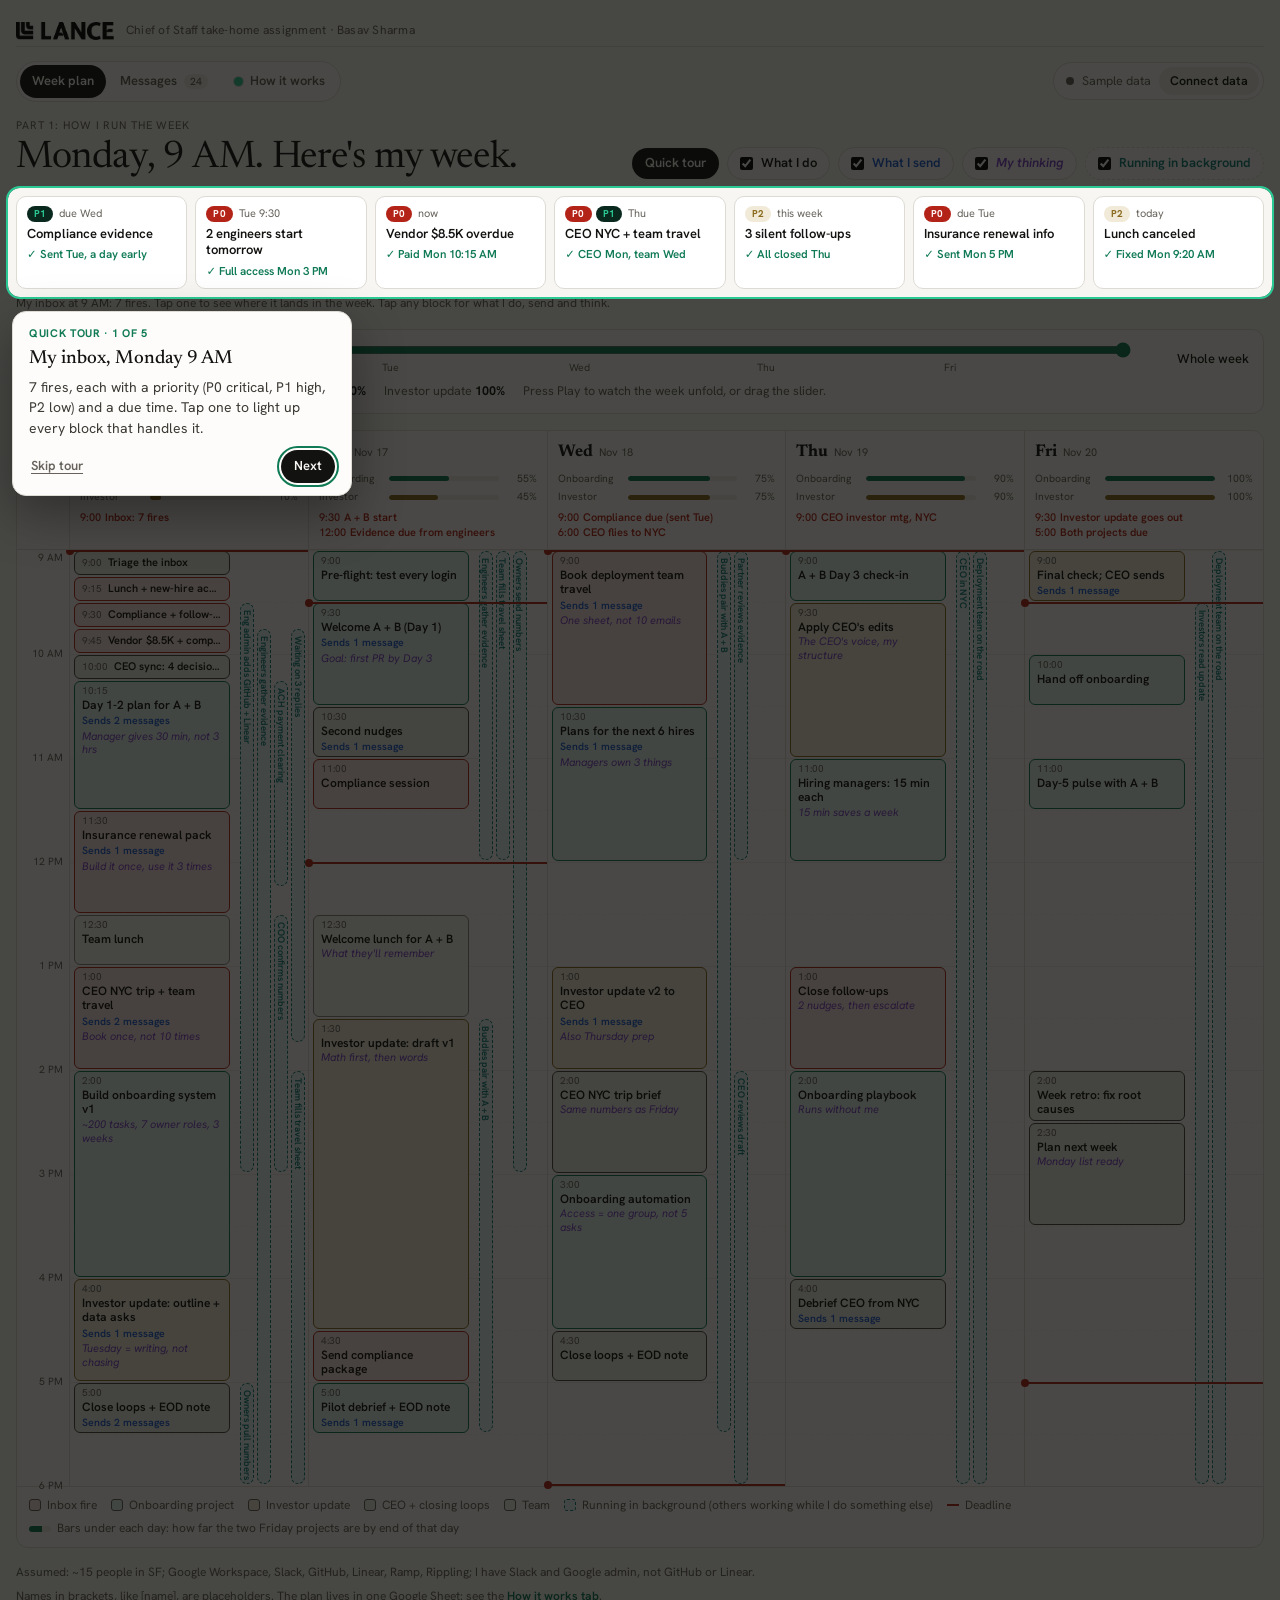
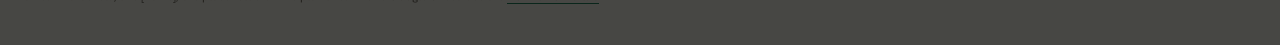
<file: week-calendar/index.html>
<!doctype html>
<html lang="en"><head><meta charset="utf-8"><meta name="viewport" content="width=device-width,initial-scale=1,viewport-fit=cover">
<title>Chief of Staff Week Plan</title>
<meta name="claude:viewport-fit-sides" content="cover">
<link rel="preconnect" href="https://fonts.googleapis.com">
<link rel="stylesheet" href="https://fonts.googleapis.com/css2?family=Hanken+Grotesk:wght@400;500;600;700&family=Newsreader:opsz,wght@6..72,400;6..72,500;6..72,600&display=swap">
<style>
body{margin:0}
/* Layout: header + inbox strip, then a 5-day calendar (each day = my lane + a background lane) beside a detail panel */
:root{
  --bg:#F7F6F3; --surface:#FDFCFA; --ink:#121210; --muted:#67635C; --line:#DEDBD4; --grid:#EDEBE6;
  --accent:#0F7A55; --accent-f:#E3F1EA; --mint:#2BCA95; --forest:#09281E;
  --msg:#1C5BD0; --think:#7B3FC6; --back:#0E7C78; --deadline:#B42318;
  --inbox-f:#F6E3E0; --inbox-s:#B42318;
  --onb-f:#E3F1EA; --onb-s:#0F7A55;
  --inv-f:#F1EAD8; --inv-s:#8A6A1F;
  --ceo-f:#ECEAE4; --ceo-s:#4A4740;
  --team-f:#F3F1EC; --team-s:#8C887F;
  --back-f:#E2F2F1;
  --p0-f:#B42318; --p0-t:#FFF6F4; --p1-f:#09281E; --p1-t:#2BCA95; --p2-f:#F1EAD8; --p2-t:#8A6A1F;
  --chip:#FFFFFF; --scrim:rgba(18,18,16,.5);
  --font-d:"Newsreader", Georgia, "Times New Roman", serif;
  --font-b:"Hanken Grotesk", "Segoe UI", system-ui, sans-serif;
  --font-m:"Hanken Grotesk", "Segoe UI", system-ui, sans-serif;
  --hour:84px;
}
@media (prefers-color-scheme: dark){:root:not([data-theme="light"]){
  --bg:#0B0B0E; --surface:#17171B; --ink:#F2F0EB; --muted:#A19D95; --line:#2E2D2A; --grid:#1E1E21;
  --accent:#2BCA95; --accent-f:#09281E;
  --msg:#7FA8FF; --think:#C49BFF; --back:#4FC9C2; --deadline:#F49B8F;
  --inbox-f:#3A1F1B; --inbox-s:#F49B8F; --onb-f:#09281E; --onb-s:#2BCA95; --inv-f:#2E2614; --inv-s:#CDB57A;
  --ceo-f:#222220; --ceo-s:#A19D95; --team-f:#1E1E1C; --team-s:#8C887F; --back-f:#16302F;
  --p0-f:#B42318; --p0-t:#FFF6F4; --p1-f:#09281E; --p1-t:#2BCA95; --p2-f:#2E2614; --p2-t:#CDB57A;
  --chip:#1C1C20; --scrim:rgba(0,0,0,.6); color-scheme:dark}}
:root[data-theme="dark"]{
  --bg:#0B0B0E; --surface:#17171B; --ink:#F2F0EB; --muted:#A19D95; --line:#2E2D2A; --grid:#1E1E21;
  --accent:#2BCA95; --accent-f:#09281E;
  --msg:#7FA8FF; --think:#C49BFF; --back:#4FC9C2; --deadline:#F49B8F;
  --inbox-f:#3A1F1B; --inbox-s:#F49B8F; --onb-f:#09281E; --onb-s:#2BCA95; --inv-f:#2E2614; --inv-s:#CDB57A;
  --ceo-f:#222220; --ceo-s:#A19D95; --team-f:#1E1E1C; --team-s:#8C887F; --back-f:#16302F;
  --p0-f:#B42318; --p0-t:#FFF6F4; --p1-f:#09281E; --p1-t:#2BCA95; --p2-f:#2E2614; --p2-t:#CDB57A;
  --chip:#1C1C20; --scrim:rgba(0,0,0,.6); color-scheme:dark}
*{box-sizing:border-box}
[hidden]{display:none!important}
body{background:var(--bg);color:var(--ink);font-family:var(--font-b);font-size:14px;line-height:1.45;font-variant-numeric:tabular-nums}
.wrap{max-width:1560px;margin:0 auto;padding-block:20px 40px;padding-left:max(16px,env(safe-area-inset-left,0px));padding-right:max(16px,env(safe-area-inset-right,0px));display:flex;flex-direction:column;gap:16px}
header{display:flex;flex-wrap:wrap;gap:12px 32px;align-items:flex-end;justify-content:space-between}
.eyebrow{font-family:var(--font-m);font-size:11px;letter-spacing:.08em;text-transform:uppercase;color:var(--muted)}
h1{font-family:var(--font-d);font-size:clamp(26px,3.2vw,38px);line-height:1.1;margin:4px 0 0;text-wrap:balance;font-weight:400;letter-spacing:-.01em}
.layers{display:flex;flex-wrap:wrap;gap:8px}
.layer{display:inline-flex;align-items:center;gap:8px;border:1px solid var(--line);background:var(--surface);border-radius:999px;padding:6px 12px;font-size:13px;cursor:pointer;user-select:none;font-weight:600}
.layer input{accent-color:currentColor;margin:0}
.layer.do{color:var(--ink)} .layer.msg{color:var(--msg)} .layer.think{color:var(--think);font-style:italic} .layer.back{color:var(--back);border-style:dashed}
.layer:focus-within{outline:2px solid var(--accent);outline-offset:2px}

.inbox{display:grid;grid-template-columns:repeat(7,minmax(0,1fr));gap:8px}
@media (max-width:1100px){.inbox{grid-template-columns:repeat(4,minmax(0,1fr))}}
@media (max-width:620px){.inbox{grid-template-columns:repeat(2,minmax(0,1fr))}}
.ic{all:unset;box-sizing:border-box;cursor:pointer;background:var(--chip);border:1px solid var(--line);border-radius:10px;padding:9px 10px;display:flex;flex-direction:column;gap:4px;min-width:0}
.ic:hover{border-color:var(--inbox-s)} .ic:focus-visible{outline:2px solid var(--accent);outline-offset:2px}
.ic.on{border-color:var(--ink);box-shadow:0 0 0 1px var(--ink)}
.ic .top{display:flex;align-items:center;gap:6px;font-family:var(--font-m);font-size:11px;color:var(--muted)}
.pill{font-family:var(--font-m);font-size:10px;font-weight:700;padding:1px 7px;border-radius:999px;border:0;letter-spacing:.02em}
.p0{background:var(--p0-f);color:var(--p0-t)} .p1{background:var(--p1-f);color:var(--p1-t)} .p2{background:var(--p2-f);color:var(--p2-t)}
.ic .nm{font-weight:600;font-size:13px;line-height:1.25}
.ic .res{font-size:11.5px;color:var(--onb-s);font-weight:600}
.ic .res::before{content:"\2713  "}
.hint{font-size:12px;color:var(--muted)}

.main{display:block}
.calbox{background:var(--surface);border:1px solid var(--line);border-radius:12px;overflow-x:auto;min-width:0}
.cal{min-width:1020px;display:grid;grid-template-columns:52px repeat(5,minmax(0,1fr))}
.dh{position:sticky;top:0;background:var(--surface);border-bottom:1px solid var(--line);border-left:1px solid var(--line);padding:10px 10px 8px;display:flex;flex-direction:column;gap:6px;z-index:3}
.dh .d{display:flex;align-items:baseline;gap:6px}
.dh .d b{font-family:var(--font-d);font-size:17px}
.dh .d span{font-family:var(--font-m);font-size:11px;color:var(--muted)}
.bars{display:flex;flex-direction:column;gap:3px}
.bar{display:grid;grid-template-columns:64px 1fr 32px;align-items:center;gap:6px;font-size:10.5px;color:var(--muted)}
.bar i{display:block;height:5px;border-radius:3px;background:var(--grid);position:relative;overflow:hidden}
.bar i em{position:absolute;inset:0 auto 0 0;border-radius:3px}
.bar .n{font-family:var(--font-m);text-align:right;font-variant-numeric:tabular-nums}
.dl{display:flex;flex-direction:column;gap:2px;min-height:30px}
.dl div{font-size:11px;color:var(--deadline);font-weight:600;line-height:1.25}
.dl div span{font-family:var(--font-m);font-weight:500;margin-right:4px}
.corner{border-bottom:1px solid var(--line);position:sticky;top:0;background:var(--surface);z-index:3}
.times{position:relative}
.times div{position:absolute;right:6px;font-family:var(--font-m);font-size:10.5px;color:var(--muted);transform:translateY(-50%)}
.times div:first-child{transform:none}
.col{position:relative;border-left:1px solid var(--line)}
.col .hl{position:absolute;left:0;right:0;border-top:1px solid var(--grid)}
.col .hl.half{border-top-style:dashed;opacity:.6}
.lane-main{position:absolute;top:0;bottom:0;left:4px}
.lane-back{position:absolute;top:0;bottom:0;right:3px}
.ev{all:unset;box-sizing:border-box;position:absolute;left:0;right:4px;border-radius:6px;padding:3px 7px;overflow:hidden;cursor:pointer;border:1px solid;display:flex;flex-direction:column;gap:1px;transition:opacity .15s}
.ev:focus-visible{outline:2px solid var(--accent);outline-offset:1px}
.ev.sel{box-shadow:0 0 0 2px var(--ink);z-index:2}
.ev.dim,.bk.dim{opacity:.22}
.ev .t{font-family:var(--font-m);font-size:10px;color:var(--muted);line-height:1.2;display:flex;gap:6px;align-items:center}
.ev .ti{font-weight:600;font-size:12px;line-height:1.22;color:var(--ink)}
.ev .sh{font-size:11px;color:var(--think);font-style:italic;line-height:1.25}
.ev .ms{font-size:10.5px;color:var(--msg);font-weight:600}
.ev.short{flex-direction:row;align-items:center;gap:6px;padding-block:0}
.ev.short .t{flex:none}
.ev.short .ti{white-space:nowrap;overflow:hidden;text-overflow:ellipsis;font-size:11px}
.c-inbox{background:var(--inbox-f);border-color:var(--inbox-s)}
.c-onb{background:var(--onb-f);border-color:var(--onb-s)}
.c-inv{background:var(--inv-f);border-color:var(--inv-s)}
.c-ceo{background:var(--ceo-f);border-color:var(--ceo-s)}
.c-team{background:var(--team-f);border-color:var(--team-s)}
.bk{all:unset;box-sizing:border-box;position:absolute;width:14px;border:1.5px dashed var(--back);background:var(--back-f);border-radius:7px;cursor:pointer;display:flex;justify-content:center;overflow:hidden;transition:opacity .15s}
.bk span{writing-mode:vertical-rl;font-size:9.5px;color:var(--back);font-weight:600;white-space:nowrap;padding:6px 0;line-height:1}
.bk:focus-visible{outline:2px solid var(--accent)}
.bk.sel{background:var(--back);} .bk.sel span{color:var(--surface)}
.mk{position:absolute;left:0;right:0;height:0;border-top:2px solid var(--deadline);z-index:1;pointer-events:none}
.mk::before{content:"";position:absolute;left:-4px;top:-5px;width:8px;height:8px;border-radius:50%;background:var(--deadline)}
.cats{display:flex;flex-wrap:wrap;gap:6px 14px;padding:10px 12px;border-top:1px solid var(--line);font-size:12px;color:var(--muted);min-width:1020px}
.cats span{display:inline-flex;align-items:center;gap:6px}
.cats i{width:12px;height:12px;border-radius:3px;border:1px solid;display:inline-block}
.cats i.d{border-style:dashed;border-color:var(--back);background:var(--back-f)}
.cats i.r{height:0;border:0;border-top:2px solid var(--deadline);border-radius:0}

.overlay{position:fixed;inset:0;z-index:20;background:var(--scrim);display:flex;align-items:center;justify-content:center;padding:max(16px,env(safe-area-inset-top,0px)) max(16px,env(safe-area-inset-right,0px)) max(16px,env(safe-area-inset-bottom,0px)) max(16px,env(safe-area-inset-left,0px))}
.panel{position:relative;background:var(--surface);border:1px solid var(--line);border-radius:14px;padding:22px 22px 20px;display:flex;flex-direction:column;gap:14px;width:min(600px,100%);max-height:min(86vh,100%);overflow:auto;box-shadow:0 24px 60px rgba(0,0,0,.28);animation:pop .16s ease-out}
@keyframes pop{from{opacity:0;transform:translateY(8px) scale(.98)}to{opacity:1;transform:none}}
.x{all:unset;cursor:pointer;position:absolute;top:12px;right:12px;width:36px;height:36px;border-radius:50%;display:grid;place-items:center;color:var(--muted);font-size:22px;line-height:1;background:var(--grid)}
.x:hover{color:var(--ink)} .x:focus-visible{outline:2px solid var(--accent);outline-offset:2px}
.panel .when{padding-right:44px}
#panel{display:flex;flex-direction:column;gap:18px}
.panel .when{font-family:var(--font-m);font-size:11.5px;color:var(--muted);display:flex;gap:8px;flex-wrap:wrap;align-items:center}
.panel .cat{font-size:10.5px;padding:2px 8px;border-radius:999px;border:1px solid;font-family:var(--font-b);font-weight:600;color:var(--ink)}
.panel h2{font-family:var(--font-d);font-size:21px;line-height:1.15;margin:0;text-wrap:balance}
.sec{display:flex;flex-direction:column;gap:6px}
.sec h3{margin:0;font-size:10.5px;font-family:var(--font-m);letter-spacing:.08em;text-transform:uppercase;font-weight:500}
.sec.do h3{color:var(--muted)} .sec.msg h3{color:var(--msg)} .sec.think h3{color:var(--think)} .sec.back h3{color:var(--back)}
.sec ul{margin:0;padding-left:18px;display:flex;flex-direction:column;gap:3px}
.sec.do li{color:var(--ink)}
.m{border:1px solid var(--line);border-radius:8px;padding:9px 11px;display:flex;flex-direction:column;gap:4px}
.m .to{font-family:var(--font-m);font-size:10.5px;color:var(--msg);opacity:.85}
.m p{margin:0;color:var(--msg);font-size:13px;white-space:pre-line}
.sec.think p{margin:0;color:var(--think);font-style:italic;font-size:13.5px}
.sec.back li{color:var(--back);font-size:13px}
.sec.back li b{font-family:var(--font-m);font-weight:500;font-size:11px;margin-right:4px}
.empty{font-size:12.5px;color:var(--muted)}
.foot{font-size:12px;color:var(--muted);display:flex;flex-wrap:wrap;gap:6px 24px}
@media (prefers-reduced-motion: reduce){.ev,.bk{transition:none}.panel{animation:none}}

.brandmark{flex:1 0 100%;display:flex;align-items:center;gap:12px;padding:2px 0 6px;border-bottom:1px solid var(--line);margin-bottom:4px}.brandmark img{height:18px;width:auto;display:block}.brandmark .lg-d{display:none}.brandmark span{font-size:12px;color:var(--muted);letter-spacing:.02em}@media (prefers-color-scheme: dark){:root:not([data-theme="light"]) .brandmark .lg-l{display:none}:root:not([data-theme="light"]) .brandmark .lg-d{display:block}}:root[data-theme="dark"] .brandmark .lg-l{display:none}:root[data-theme="dark"] .brandmark .lg-d{display:block}
:root{--kit-focus:var(--accent);--kit-scrim:var(--scrim);--kit-good:var(--onb-s);--kit-good-f:var(--onb-f);--kit-bad:var(--deadline);--kit-bad-f:var(--inbox-f)}
.handles{margin:-8px 0 0;font-size:12.5px;color:var(--muted)}
.handles b{color:var(--ink);font-weight:600}
.foot a{color:var(--accent);font-weight:600;text-decoration:underline;text-underline-offset:3px;cursor:pointer}
.cats i.pb{width:22px;height:6px;border:0;border-radius:3px;background:linear-gradient(90deg,var(--onb-s) 0 60%,var(--grid) 60%)}
.ic .top .pill+.pill{margin-left:-2px}
/* full message view */
.mbody{display:flex;flex-direction:column;gap:8px}
.mbody p{margin:0}
.mcard .mbody{max-height:5.9em;overflow:hidden;position:relative;cursor:pointer}
.mcard .mbody.long::after{content:"";position:absolute;left:0;right:0;bottom:0;height:2.2em;background:linear-gradient(transparent,var(--surface))}
.mcard .mfoot{display:flex;gap:14px;align-items:center;flex-wrap:wrap}
.mopen{all:unset;cursor:pointer;font-size:12.5px;font-weight:700;color:var(--ink);background:var(--grid);border-radius:999px;padding:5px 12px}
.mopen:hover{background:var(--line)} .mopen:focus-visible{outline:2px solid var(--accent);outline-offset:2px}
.email{border:1px solid var(--line);border-radius:12px;overflow:hidden;background:var(--surface)}
.email .eh{padding:12px 16px;border-bottom:1px solid var(--line);display:grid;grid-template-columns:auto minmax(0,1fr);gap:4px 12px;font-size:13px;background:var(--bg)}
.email .eh b{color:var(--muted);font-weight:600}
.email .eh .sj{font-weight:700;color:var(--ink)}
.email .eb{padding:16px 18px;display:flex;flex-direction:column;gap:12px;font-size:14.5px;line-height:1.55;color:var(--ink)}
.email .eb p{margin:0}
.email .ef{padding:10px 16px;border-top:1px solid var(--line);display:flex;gap:10px;align-items:center;flex-wrap:wrap;font-size:12px;color:var(--muted)}
.email .ef .mcopy{margin-left:auto}
.ic .res.open{color:var(--muted)} .ic .res.open::before{content:"\2192  "}
.ic .res.risk{color:var(--deadline)} .ic .res.risk::before{content:"!  "}
.m .to{display:flex;align-items:center;gap:8px;flex-wrap:wrap}
.m .subj{font-weight:600}
.mcopy{all:unset;cursor:pointer;margin-left:auto;font-family:var(--font-b);font-size:11px;font-weight:600;color:var(--muted);padding:2px 8px;border-radius:6px;border:1px solid var(--line)}
.mcopy:hover{color:var(--ink)} .mcopy:focus-visible{outline:2px solid var(--accent)}
.mst{font-family:var(--font-b);font-size:10px;font-weight:700;padding:1px 7px;border-radius:999px;background:var(--grid);color:var(--muted)}
.mst.s-ready{background:var(--inv-f);color:var(--inv-s)} .mst.s-sent,.mst.s-drafted{background:var(--onb-f);color:var(--onb-s)}
.mact{display:flex;align-items:center;gap:10px;flex-wrap:wrap;margin-top:4px}
.mact .hint{font-size:11.5px}
/* ---------- Shared: view tabs, data chip, Connect data dialog, toast ---------- */
.topbar{display:flex;flex-wrap:wrap;gap:10px;align-items:center;justify-content:space-between}
.vtabs{display:inline-flex;gap:2px;background:var(--surface);border:1px solid var(--line);border-radius:999px;padding:3px}
.vtabs button{all:unset;cursor:pointer;white-space:nowrap;padding:7px 12px;border-radius:999px;font-size:13px;font-weight:600;color:var(--muted);display:inline-flex;gap:7px;align-items:center}
.vtabs button[aria-selected="true"]{background:var(--ink);color:var(--surface)}
.vtabs button:focus-visible{outline:2px solid var(--kit-focus);outline-offset:2px}
.vtabs .yl{width:9px;height:9px;border-radius:50%;background:#2BCA95;box-shadow:0 0 0 1px rgba(0,0,0,.15)}
.datachip{all:unset;box-sizing:border-box;cursor:pointer;display:inline-flex;align-items:center;gap:8px;font-size:12.5px;color:var(--muted);border:1px solid var(--line);background:var(--surface);border-radius:999px;padding:4px 4px 4px 12px;max-width:100%}
.datachip .led{flex:none;width:8px;height:8px;border-radius:50%;background:var(--muted)}
.datachip .led.live{background:var(--kit-good);box-shadow:0 0 0 3px var(--kit-good-f)}
.datachip .led.file{background:var(--kit-focus)}
.datachip #dataLbl{white-space:nowrap;overflow:hidden;text-overflow:ellipsis;min-width:0}
.datachip b{flex:none;font-weight:600;color:var(--ink);background:var(--grid);padding:5px 11px;border-radius:999px}
.datachip:hover b{background:var(--line)}
.datachip:focus-visible{outline:2px solid var(--kit-focus);outline-offset:2px}
.kov{position:fixed;inset:0;z-index:30;background:var(--kit-scrim);display:flex;align-items:center;justify-content:center;padding:max(16px,env(safe-area-inset-top,0px)) max(16px,env(safe-area-inset-right,0px)) max(16px,env(safe-area-inset-bottom,0px)) max(16px,env(safe-area-inset-left,0px))}
.kpanel{position:relative;background:var(--surface);color:var(--ink);border:1px solid var(--line);border-radius:14px;padding:22px;width:min(640px,100%);max-height:min(88vh,100%);overflow:auto;box-shadow:0 24px 60px rgba(0,0,0,.28);display:flex;flex-direction:column;gap:14px;animation:kpop .16s ease-out}
@keyframes kpop{from{opacity:0;transform:translateY(8px) scale(.98)}to{opacity:1;transform:none}}
.kpanel h2{font-family:var(--font-d);font-size:21px;line-height:1.15;margin:0;padding-right:44px}
.kpanel .now{font-size:13px;color:var(--muted);margin:0}
.kpanel .now b{color:var(--ink)}
.kx{all:unset;cursor:pointer;position:absolute;top:12px;right:12px;width:36px;height:36px;border-radius:50%;display:grid;place-items:center;color:var(--muted);font-size:20px;line-height:1;background:var(--grid)}
.kx:hover{color:var(--ink)} .kx:focus-visible{outline:2px solid var(--kit-focus);outline-offset:2px}
.kopts{display:grid;gap:10px}
.kopt{border:1px solid var(--line);border-radius:10px;padding:12px 14px;display:grid;grid-template-columns:minmax(0,1fr) auto;gap:3px 14px;align-items:center}
.kopt b{font-size:14px;grid-column:1}
.kopt span{grid-column:1;font-size:12.5px;color:var(--muted)}
.kopt .kbtn{grid-column:2;grid-row:1/span 2}
@media (max-width:560px){.kopt{grid-template-columns:minmax(0,1fr)}.kopt .kbtn{grid-column:1;grid-row:auto;justify-self:start;margin-top:6px}}
.kbtn{all:unset;box-sizing:border-box;cursor:pointer;font-size:13px;font-weight:600;padding:8px 14px;border-radius:8px;background:var(--ink);color:var(--surface);white-space:nowrap;text-align:center;font-family:var(--font-b)}
.kbtn.ghost{background:var(--grid);color:var(--ink)}
.kbtn[disabled]{opacity:.5;cursor:default}
.kbtn:focus-visible,.klink:focus-visible{outline:2px solid var(--kit-focus);outline-offset:2px}
.klink{all:unset;cursor:pointer;font-size:12.5px;color:var(--kit-focus);font-weight:600;text-decoration:underline;align-self:flex-start}
.kmsg{font-size:13px;border-radius:8px;padding:9px 12px;margin:0}
.kmsg.err{background:var(--kit-bad-f);color:var(--kit-bad)} .kmsg.ok{background:var(--kit-good-f);color:var(--kit-good)}
.ktoast{position:fixed;left:50%;bottom:20px;transform:translateX(-50%);z-index:40;background:var(--ink);color:var(--surface);padding:10px 16px;border-radius:10px;font-size:13px;box-shadow:0 10px 30px rgba(0,0,0,.25);max-width:calc(100% - 32px)}
@media (prefers-reduced-motion: reduce){.kpanel{animation:none}}

/* ---------- Quick tour: spotlight + bubble (shared by every app) ---------- */
.kt-block{position:fixed;inset:0;z-index:58;background:transparent}
.kt-spot{position:fixed;z-index:59;border-radius:12px;pointer-events:none;box-shadow:0 0 0 200vmax rgba(10,10,8,.74);outline:2px solid #2BCA95;outline-offset:0;transition:left .25s ease,top .25s ease,width .25s ease,height .25s ease}
.tour{position:fixed;z-index:60;width:min(340px,calc(100vw - 24px));background:#FDFCFA;color:#121210;border:1px solid #DEDBD4;border-radius:14px;padding:14px 16px 12px;box-shadow:0 18px 50px rgba(0,0,0,.35);font:14px/1.45 var(--font-b,system-ui),sans-serif;color-scheme:light}
.tour .tn{display:block;font-size:11px;letter-spacing:.06em;text-transform:uppercase;color:#0F7A55;font-weight:700}
.tour .tt{display:block;font-family:var(--font-d,Georgia),serif;font-size:19px;font-weight:500;line-height:1.2;margin-top:6px}
.tour p{margin:6px 0 12px;color:#3D3A35}
.tour .tb{display:flex;gap:6px;align-items:center}
.tour .sp{flex:1}
.tour button{all:unset;cursor:pointer;font-weight:600;font-size:13px;padding:7px 13px;border-radius:999px;font-family:var(--font-b,system-ui),sans-serif}
.tour button:focus-visible{outline:2px solid #0F7A55;outline-offset:2px}
.tour .go{background:#121210;color:#F7F6F3}
.tour .back{background:#EDEBE6;color:#121210}
.tour .skip{color:#67635C;padding-left:2px;text-decoration:underline;text-underline-offset:3px}
@media (prefers-reduced-motion: reduce){.kt-spot{transition:none}}

/* ---------- How it works (Lance stone + green) ---------- */
.hw{--hw-ink:#121210;--hw-mut:#5E5A53;--hw-line:#DEDBD4;--hw-card:#FDFCFA;--hw-soft:#E3F1EA;--hw-bg:#EDEBE6;
 color:var(--hw-ink);background:var(--hw-bg);border:1px solid #DEDBD4;border-top:4px solid #0F7A55;border-radius:16px;padding:22px 22px 28px;
 font:14px/1.5 var(--font-b,system-ui),sans-serif;display:grid;gap:22px;color-scheme:light;min-width:0;overflow-wrap:anywhere}
.hw *{box-sizing:border-box}
.hw h3{margin:0;font-size:20px;letter-spacing:-.01em}
.hw .lede{margin:4px 0 0;color:var(--hw-mut);max-width:80ch}
.hw .eyebrow{font-size:11px;letter-spacing:.09em;text-transform:uppercase;color:var(--hw-mut);font-weight:600;margin:0 0 8px;font-family:var(--font-b,system-ui),sans-serif}
.hw .flowbox{background:var(--hw-card);border:1px solid var(--hw-line);border-radius:12px;padding:14px;overflow-x:auto}
.hw .flowbox svg{display:block;width:100%;min-width:760px;height:auto}
.hw .flowbox text{font-family:var(--font-b,system-ui),sans-serif}
.hw .t-ink{fill:var(--hw-ink)} .hw .t-mut{fill:var(--hw-mut)}
.hw .node{fill:var(--hw-card)} .hw .hub{fill:var(--hw-soft);stroke:var(--hw-line)}
.hw .wire{fill:none;stroke-width:1.6;stroke-dasharray:5 6;animation:hwflow 1.6s linear infinite;opacity:.85}
@keyframes hwflow{to{stroke-dashoffset:-22}}
@media (prefers-reduced-motion:reduce){.hw .wire{animation:none;stroke-dasharray:none}}
.hw .steps{display:grid;grid-template-columns:repeat(auto-fit,minmax(200px,1fr));gap:12px;counter-reset:hw}
.hw .step{border:1px solid var(--hw-line);border-radius:10px;padding:12px 14px;background:var(--hw-card);min-width:0}
.hw .step b{display:flex;align-items:center;gap:8px;margin-bottom:4px}
.hw .step b::before{counter-increment:hw;content:counter(hw);display:inline-grid;place-items:center;width:22px;height:22px;border-radius:50%;background:var(--hw-ink);color:var(--hw-card);font-size:12px;flex:none}
.hw .step p{margin:0;color:var(--hw-mut);font-size:13px}
.hw .step code,.hw td code{font:12px ui-monospace,Consolas,monospace;background:var(--hw-soft);padding:1px 5px;border-radius:4px;color:var(--hw-ink)}
.hw .facts{display:flex;flex-wrap:wrap;gap:8px}
.hw .fact{border:1px solid var(--hw-line);border-radius:999px;padding:5px 12px;font-size:12.5px;background:var(--hw-card)}
.hw .fact b{font-variant-numeric:tabular-nums}
.hw table{width:100%;border-collapse:collapse;font-size:13px;background:var(--hw-card);border:1px solid var(--hw-line);border-radius:10px;overflow:hidden}
.hw th,.hw td{text-align:left;padding:8px 10px;border-bottom:1px solid var(--hw-line);vertical-align:top}
.hw th{font-size:11px;letter-spacing:.06em;text-transform:uppercase;color:var(--hw-mut)}
.hw td{color:var(--hw-mut)} .hw td b{color:var(--hw-ink)}
.hw .note{font-size:12px;color:var(--hw-mut);margin:0}
.hw .two{display:grid;grid-template-columns:repeat(auto-fit,minmax(320px,1fr));gap:16px;align-items:start}
.hw .try{border:2px dashed #8FC9AE;border-radius:12px;padding:14px 16px;background:var(--hw-card);display:flex;gap:12px 18px;align-items:center;flex-wrap:wrap;justify-content:space-between}
.hw .try p{margin:0;color:var(--hw-mut);font-size:13px;max-width:64ch}
.hw .try b{color:var(--hw-ink)}
.hw .row2{display:flex;gap:8px;flex-wrap:wrap;align-items:center}
.hw .hbtn{all:unset;box-sizing:border-box;cursor:pointer;border:1px solid var(--hw-ink);border-radius:8px;padding:7px 12px;font-size:12.5px;font-weight:600;background:var(--hw-card);color:var(--hw-ink);white-space:nowrap}
.hw .hbtn.dark{background:var(--hw-ink);color:var(--hw-card)}
.hw .hbtn:focus-visible{outline:2px solid var(--hw-ink);outline-offset:2px}
.hw .rails{margin:0;padding-left:18px;color:var(--hw-mut);font-size:13px;display:grid;gap:5px}
.hw .rails b{color:var(--hw-ink)}
.hw details{background:var(--hw-card);border:1px solid var(--hw-line);border-radius:10px;min-width:0}
.hw summary{cursor:pointer;padding:12px 14px;font-weight:600;list-style:none;display:flex;gap:10px;align-items:center;flex-wrap:wrap;justify-content:space-between}
.hw summary::-webkit-details-marker{display:none}
.hw summary .sm{font-weight:400;font-size:12.5px;color:var(--hw-mut)}
.hw summary::before{content:"▸";font-size:12px;color:var(--hw-mut);margin-right:-4px}
.hw details[open] summary::before{content:"▾"}
.hw summary span:first-of-type{margin-right:auto}
.hw pre{margin:0;padding:14px 16px;overflow:auto;max-height:560px;border-top:1px solid var(--hw-line);font:12px/1.6 "JetBrains Mono",ui-monospace,Consolas,monospace;background:#FDFCFA;color:#121210;tab-size:2;white-space:pre;overflow-wrap:normal}
.hw pre .c{color:#67635C;font-style:italic} .hw pre .s{color:#0F7A55}
@media (max-width:620px){.hw{padding:16px}.hw table{display:block;overflow-x:auto}}
.hw details.more .more-in{padding:14px;display:grid;gap:18px;border-top:1px solid var(--hw-line)}
/* ---------- v4: Messages tab, Start here tour, Play the week ---------- */
.vtabs .n{font-family:var(--font-m);font-size:10.5px;font-weight:500;padding:0 6px;border-radius:999px;background:var(--grid);color:var(--muted)}
.vtabs button[aria-selected="true"] .n{background:var(--muted);color:var(--surface)}
.hdr-r{display:flex;flex-wrap:wrap;gap:8px;align-items:center;justify-content:flex-end}
.starthere{all:unset;cursor:pointer;display:inline-flex;align-items:center;gap:7px;border-radius:999px;padding:6px 13px;font-size:13px;font-weight:600;background:var(--ink);color:var(--bg)}
.starthere:focus-visible,.pbtn:focus-visible,.fchip:focus-visible,.mgo:focus-visible{outline:2px solid var(--accent);outline-offset:2px}
.play{background:var(--surface);border:1px solid var(--line);border-radius:12px;padding:12px 14px;display:grid;grid-template-columns:auto minmax(0,1fr) auto;gap:6px 14px;align-items:center}
.pbtn{all:unset;box-sizing:border-box;cursor:pointer;display:inline-flex;align-items:center;justify-content:center;gap:8px;background:var(--ink);color:var(--surface);font-weight:600;font-size:13px;padding:8px 16px;border-radius:999px;min-width:150px;white-space:nowrap}
.pbtn svg{width:12px;height:12px;fill:currentColor}
.ptrack{display:flex;flex-direction:column;gap:2px;min-width:0}
.ptrack input{width:100%;margin:0;accent-color:var(--accent);cursor:pointer}
.pdays{display:grid;font-family:var(--font-m);font-size:10.5px;color:var(--muted)}
.ptime{font-family:var(--font-m);font-size:13px;font-weight:500;white-space:nowrap;text-align:right;min-width:104px}
.pstats{grid-column:1/-1;display:flex;flex-wrap:wrap;gap:4px 18px;font-size:12.5px;color:var(--muted)}
.pstats b{color:var(--ink);font-variant-numeric:tabular-nums}
.pstats .meNow{color:var(--ink)} .pstats .bkNow{color:var(--back)}
@media (max-width:620px){.play{grid-template-columns:1fr}.ptime{text-align:left}.pbtn{justify-self:start}}
.ev.fut,.bk.fut{opacity:.25}
.ev.now{box-shadow:0 0 0 2px var(--accent);z-index:2}
.bk.now{background:var(--back)} .bk.now span{color:var(--surface)}
.nowline{position:absolute;left:0;right:0;height:0;border-top:2px solid var(--accent);z-index:4;pointer-events:none}
.nowline::before{content:"";position:absolute;left:-5px;top:-6px;width:10px;height:10px;border-radius:50%;background:var(--accent)}
.dh.fut .d,.dh.fut .bars{opacity:.4}
.ic .res.moving{color:var(--accent)} .ic .res.moving::before{content:"\25D4  "}
.ic.st-done{border-color:var(--onb-s)}
.mv{display:flex;flex-direction:column;gap:18px}
.mvhead{display:flex;flex-wrap:wrap;gap:12px 24px;align-items:flex-end;justify-content:space-between}
.mvhead p{margin:6px 0 0;color:var(--muted);max-width:70ch}
.mvf{display:flex;flex-wrap:wrap;gap:8px;align-items:center}
.fchip{all:unset;box-sizing:border-box;cursor:pointer;border:1px solid var(--line);background:var(--surface);border-radius:999px;padding:6px 13px;font-size:13px;font-weight:600;color:var(--muted)}
.fchip[aria-pressed="true"]{background:var(--ink);color:var(--surface);border-color:var(--ink)}
.mvf select{font:inherit;font-size:13px;font-weight:600;padding:6px 10px;border-radius:999px;border:1px solid var(--line);background:var(--surface);color:var(--ink);max-width:100%}
.mday h3{font-family:var(--font-d);font-size:18px;margin:0 0 10px;display:flex;gap:10px;align-items:baseline}
.mday h3 span{font-family:var(--font-m);font-size:11px;font-weight:500;color:var(--muted)}
.mlist{display:grid;grid-template-columns:repeat(auto-fill,minmax(min(100%,360px),1fr));gap:10px}
.mcard{background:var(--surface);border:1px solid var(--line);border-left:4px solid var(--msg);border-radius:10px;padding:12px 14px;display:flex;flex-direction:column;gap:8px;min-width:0}
.mcard .mwhen{display:flex;gap:8px;align-items:center;flex-wrap:wrap;font-size:12.5px;color:var(--muted)}
.mcard .mwhen b{font-family:var(--font-m);font-weight:500;color:var(--ink)}
.mcard .m{border:0;padding:0}
.mgo{all:unset;cursor:pointer;font-size:12.5px;font-weight:600;color:var(--accent);align-self:flex-start}
.mempty{color:var(--muted);font-size:14px}
</style>

</head><body>
<div class="wrap">
  <div class="topbar">
    <div class="brandmark"><img class="lg-l" src="[data-uri]" alt="Lance" width="98" height="18"><img class="lg-d" src="[data-uri]" alt="" width="98" height="18" aria-hidden="true"><span>Chief of Staff take-home assignment · Basav Sharma</span></div>
    <div class="vtabs" role="tablist" aria-label="View">
      <button role="tab" data-tab="dash" aria-selected="true">Week plan</button>
      <button role="tab" data-tab="msgs" aria-selected="false" tabindex="-1">Messages <span class="n" id="msgN"></span></button>
      <button role="tab" data-tab="how" aria-selected="false" tabindex="-1"><i class="yl" aria-hidden="true"></i>How it works</button>
    </div>
    <button class="datachip" id="dataBtn" aria-haspopup="dialog"><i class="led" aria-hidden="true"></i><span id="dataLbl">Sample data</span><b>Connect data</b></button>
  </div>

  <div id="view-dash" style="display:contents">
  <header>
    <div>
      <div class="eyebrow">Part 1: how I run the week</div>
      <h1 id="h1">Monday, 9:00 AM. Here's my week.</h1>
    </div>
    <div class="hdr-r">
    <button class="starthere" id="tourBtn">Quick tour</button>
    <div class="layers" role="group" aria-label="Show layers">
      <label class="layer do"><input type="checkbox" id="L-do" checked> What I do</label>
      <label class="layer msg"><input type="checkbox" id="L-msg" checked> What I send</label>
      <label class="layer think"><input type="checkbox" id="L-think" checked> My thinking</label>
      <label class="layer back"><input type="checkbox" id="L-back" checked> Running in background</label>
    </div>
    </div>
  </header>

  <div>
    <div class="inbox" id="inbox"></div>
    <div class="hint" style="margin-top:6px" id="hint"></div>
  </div>

  <div class="play" id="playbar">
    <button class="pbtn" id="playBtn"></button>
    <div class="ptrack"><input type="range" id="pRange" min="0" step="15" aria-label="Time in the week"><div class="pdays" id="pDays"></div></div>
    <span class="ptime" id="pTime"></span>
    <div class="pstats" id="pStats" aria-live="polite"></div>
  </div>

  <div class="main">
    <div class="calbox">
      <div class="cal" id="cal"></div>
      <div class="cats">
        <span><i class="c-inbox"></i>Inbox fire</span>
        <span><i class="c-onb"></i>Onboarding project</span>
        <span><i class="c-inv"></i>Investor update</span>
        <span><i class="c-ceo"></i>CEO + closing loops</span>
        <span><i class="c-team"></i>Team</span>
        <span><i class="d"></i>Running in background (others working while I do something else)</span>
        <span><i class="r"></i>Deadline</span>
        <span><i class="pb"></i>Bars under each day: how far the two Friday projects are by end of that day</span>
      </div>
    </div>
  </div>

  <div class="foot">
    <span>Assumed: ~15 people in SF; Google Workspace, Slack, GitHub, Linear, Ramp, Rippling; I have Slack and Google admin, not GitHub or Linear.</span>
    <span>Names in brackets, like [name], are placeholders. The plan lives in one Google Sheet: see the <a href="#how" id="howLink">How it works tab</a>.</span>
  </div>
  </div>

  <div id="view-msgs" class="mv" hidden></div>
  <div id="view-how" hidden></div>
</div>
<div class="overlay" id="overlay" hidden>
  <div class="panel" id="panelbox" role="dialog" aria-modal="true" aria-labelledby="ptitle">
    <button class="x" id="close" aria-label="Close">&#x2715;</button>
    <div id="panel"></div>
  </div>
</div>
<div class="kov" id="kov" hidden>
  <div class="kpanel" role="dialog" aria-modal="true" aria-labelledby="ktitle">
    <button class="kx" id="kclose" aria-label="Close">&#x2715;</button>
    <h2 id="ktitle">Connect your data</h2>
    <p class="now" id="know"></p>
    <div class="kopts">
      <div class="kopt"><b>1. Get the template</b><span>Six tabs (Inbox, Blocks, Messages, Background, Deadlines, Days), the same columns as the Google Sheet. Opens in Excel or Google Sheets.</span><button class="kbtn ghost" id="kdl">Download .xlsx</button></div>
      <div class="kopt"><b>2. Try it with your file</b><span>Move a block, add a message, mark an inbox item At risk. Save as .xlsx and load it here. It stays in your browser.</span><button class="kbtn" id="kup">Load .xlsx</button><input type="file" id="kfile" accept=".xlsx,application/vnd.openxmlformats-officedocument.spreadsheetml.sheet" hidden></div>
      <div class="kopt"><b>3. Go live</b><span>The Sheet becomes the database, a short Apps Script posts to Slack, Gmail and Calendar, and this page runs privately inside Google.</span><button class="kbtn ghost" id="kgo">Show me how</button></div>
    </div>
    <p class="kmsg" id="kmsg" role="status" hidden></p>
    <div style="display:flex;gap:18px;flex-wrap:wrap"><button class="klink" id="krefresh" hidden>Refresh from the Sheet</button><button class="klink" id="ksample" hidden>Back to sample data</button></div>
  </div>
</div>
<script type="text/plain" id="code-gs">/**
 * Lance Week Plan: Google Sheet + Apps Script
 * Built by Basav Sharma for the Lance Chief of Staff take-home assignment.
 *
 * The Sheet is the plan. This script keeps everything else in step with it:
 *   1. Blocks tab -> Google Calendar events (re-running updates them, never duplicates).
 *   2. Emails marked Ready -> Gmail drafts. A person presses Send.
 *   3. Slack messages marked Ready -> sent when their block starts (checked every 15 minutes).
 *   4. 5:15 PM on weekdays -> end-of-day note to the CEO, built from the Inbox tab.
 *   5. The dashboard (HTML file "Dashboard") is served from here, private to the company's Google domain.
 * Nothing goes out unless a person has set the row to Ready.
 *
 * Setup, about 15 minutes:
 *   - Upload Lance_Week_Plan_Template.xlsx to Google Drive and save it as a Google Sheet.
 *   - Extensions > Apps Script: paste this file as Code.gs, add an HTML file named Dashboard (the dashboard page).
 *   - Project Settings > Script properties: SLACK_TOKEN (Slack app token with chat:write; a user token posts as you)
 *     and CEO_SLACK_ID (the CEO's Slack member ID, for the end-of-day note).
 *   - Reload the Sheet, then Week plan > Turn on automation (approve Google's prompt once).
 *   - Deploy > New deployment > Web app (execute as me, access: anyone at the company) for the dashboard link.
 */

const TABS = ['Days', 'Inbox', 'Blocks', 'Messages', 'Background', 'Deadlines'];
const COLORS = { 'Inbox fire': 'ORANGE', 'Onboarding project': 'GREEN', 'Investor update': 'YELLOW', 'CEO + closing loops': 'GRAY', 'Team': 'MAUVE' };

function onOpen() {
  SpreadsheetApp.getUi().createMenu('Week plan')
    .addItem('Put my blocks on Google Calendar', 'pushBlocksToCalendar')
    .addItem('Make Gmail drafts (emails marked Ready)', 'createEmailDrafts')
    .addItem('Send Slack messages that are due (marked Ready)', 'sendDueSlackMessages')
    .addItem('Send end-of-day note to CEO', 'sendEodNote')
    .addSeparator()
    .addItem('Turn on automation', 'installTriggers')
    .addToUi();
}

// ---------- 1. Calendar ----------
function pushBlocksToCalendar() {
  const cal = CalendarApp.getDefaultCalendar();
  let added = 0, updated = 0;
  readTab_('Blocks').forEach(b => {
    const start = at_(b.date, b.start), end = at_(b.date, b.end);
    const desc = String(b.steps || '') + (b.thinking ? '\n\nWhy: ' + b.thinking : '');
    let ev = b.calendar_event_id ? cal.getEventById(b.calendar_event_id) : null;
    if (ev) {
      ev.setTime(start, end); ev.setTitle(b.title); ev.setDescription(desc); updated++;
    } else {
      ev = cal.createEvent(b.title, start, end, { description: desc });
      setCell_('Blocks', b._row, 'calendar_event_id', ev.getId()); added++;
    }
    if (COLORS[b.workstream]) ev.setColor(CalendarApp.EventColor[COLORS[b.workstream]]);
  });
  toast_(`${added} blocks added and ${updated} updated on your calendar.`);
  return { added: added, updated: updated };
}

// ---------- 2. Gmail drafts ----------
function createEmailDrafts() {
  let n = 0;
  readTab_('Messages').forEach(m => {
    if (m.channel !== 'Email' || m.status !== 'Ready') return;
    if (!/@/.test(m.send_to)) { mark_(m, 'Needs email address'); return; }
    GmailApp.createDraft(String(m.send_to), m.subject || '(no subject)', String(m.text));
    mark_(m, 'Drafted');
    n++;
  });
  toast_(n + ' Gmail drafts ready to review and send.');
  return n;
}

// ---------- 3. Slack, when the block starts ----------
function sendDueSlackMessages() {
  const token = prop_('SLACK_TOKEN');
  if (!token) throw new Error('Add SLACK_TOKEN in Project Settings > Script properties.');
  const blocks = byKey_(readTab_('Blocks'), 'block_id'), now = new Date();
  let n = 0;
  readTab_('Messages').forEach(m => {
    if (!/^Slack/.test(m.channel) || m.status !== 'Ready') return;
    const b = blocks[m.block_id];
    if (!b || at_(b.date, b.start) > now) return;
    if (!m.send_to) { mark_(m, 'Needs Slack ID'); return; }
    const errors = String(m.send_to).split(/[,\s]+/).filter(Boolean)
      .map(id => slack_(token, id, String(m.text))).filter(r => !r.ok).map(r => r.error);
    mark_(m, errors.length ? 'Error: ' + errors.join(', ') : 'Sent');
    if (!errors.length) n++;
  });
  return n;
}

// ---------- 4. End-of-day note to the CEO ----------
function sendEodNote() {
  const now = new Date(), today = startOfDay_(now);
  if (now.getDay() === 0 || now.getDay() === 6) return '';
  const rows = readTab_('Inbox');
  const line = r => '• ' + r.item + (r.resolution ? ': ' + r.resolution : '');
  const sections = [
    ['Done today', rows.filter(r => r.status === 'Done' && r.closed_on && startOfDay_(asDate_(r.closed_on)).getTime() === today.getTime())],
    ['At risk', rows.filter(r => r.status === 'At risk')],
    ['Need from you', rows.filter(r => r.status === 'Need CEO')],
  ];
  const parts = [`*End of day, ${fmt_(now, 'EEE MMM d')}*`];
  sections.forEach(([label, list]) => { if (list.length) parts.push(`*${label}*\n` + list.map(line).join('\n')); });
  parts.push(`Still open: ${rows.filter(r => r.status === 'Open').length}. Full plan: ${SpreadsheetApp.getActive().getUrl()}`);
  const text = parts.join('\n\n');
  const token = prop_('SLACK_TOKEN'), ceo = prop_('CEO_SLACK_ID');
  if (!token || !ceo) { Logger.log(text); toast_('Add SLACK_TOKEN and CEO_SLACK_ID to send. Note written to the log.'); return text; }
  const r = slack_(token, ceo, text);
  if (!r.ok) throw new Error('Slack said: ' + r.error);
  return text;
}

// ---------- Automation ----------
function installTriggers() {
  ScriptApp.getProjectTriggers().forEach(t => {
    if (['sendDueSlackMessages', 'sendEodNote'].indexOf(t.getHandlerFunction()) >= 0) ScriptApp.deleteTrigger(t);
  });
  ScriptApp.newTrigger('sendDueSlackMessages').timeBased().everyMinutes(15).create();
  ScriptApp.newTrigger('sendEodNote').timeBased().everyDays(1).atHour(17).nearMinute(15).create();
  toast_('Automation is on: Ready Slack messages every 15 min, CEO note at 5:15 PM.');
}

// ---------- Dashboard (web app) ----------
function doGet() {
  return HtmlService.createHtmlOutputFromFile('Dashboard')
    .setTitle('Week plan')
    .addMetaTag('viewport', 'width=device-width, initial-scale=1');
}

/** Called by the dashboard: every tab as plain rows (dates become text). */
function getData() {
  const out = {};
  TABS.forEach(n => { out[n] = readTab_(n).map(plain_); });
  return out;
}

/** Called by the dashboard's Approve / Pull back buttons. Sending stays with the script. */
function setMessageStatus(row, status) {
  if (['Draft', 'Ready'].indexOf(status) < 0) throw new Error('The dashboard can only set Draft or Ready.');
  const m = readTab_('Messages').filter(r => r._row === Number(row))[0];
  if (!m) throw new Error('No message on row ' + row);
  if (['Sent', 'Drafted'].indexOf(m.status) >= 0) throw new Error('Already ' + m.status + '.');
  setCell_('Messages', m._row, 'status', status);
  return true;
}

// ---------- Helpers ----------
function slack_(token, channel, text) {
  const res = UrlFetchApp.fetch('https://slack.com/api/chat.postMessage', {
    method: 'post',
    contentType: 'application/json; charset=utf-8',
    headers: { Authorization: 'Bearer ' + token },
    payload: JSON.stringify({ channel: channel, text: text }),
    muteHttpExceptions: true,
  });
  return JSON.parse(res.getContentText());
}
function mark_(m, status) {
  setCell_('Messages', m._row, 'status', status);
  if (status === 'Sent' || status === 'Drafted') setCell_('Messages', m._row, 'sent_at', new Date());
}
function sheet_(name) {
  const sh = SpreadsheetApp.getActive().getSheetByName(name);
  if (!sh) throw new Error('Missing tab: ' + name);
  return sh;
}
/** A tab as objects keyed by the header row; _row is the Sheet row number. */
function readTab_(name) {
  const values = sheet_(name).getDataRange().getValues();
  const head = values.shift().map(h => String(h).trim());
  return values.map((r, i) => {
    const o = { _row: i + 2 };
    head.forEach((h, j) => { if (h) o[h] = r[j]; });
    return o;
  }).filter(o => head.some(h => h && o[h] !== ''));
}
function setCell_(name, row, col, value) {
  const sh = sheet_(name);
  const j = sh.getRange(1, 1, 1, sh.getLastColumn()).getValues()[0].indexOf(col);
  if (j < 0) throw new Error(`Tab ${name} has no column ${col}`);
  sh.getRange(row, j + 1).setValue(value);
}
function byKey_(rows, key) { const o = {}; rows.forEach(r => { o[r[key]] = r; }); return o; }
function prop_(key) { return PropertiesService.getScriptProperties().getProperty(key); }
function toast_(msg) { try { SpreadsheetApp.getActive().toast(msg); } catch (e) { Logger.log(msg); } }
function tz_() { return SpreadsheetApp.getActive().getSpreadsheetTimeZone(); }
function fmt_(d, pattern) { return Utilities.formatDate(d, tz_(), pattern); }
function asDate_(v) {
  if (v instanceof Date) return new Date(v.getTime());
  const m = String(v).match(/^(\d{4})-(\d{1,2})-(\d{1,2})(?:[ T](\d{1,2}):(\d{2}))?/);
  if (m) return new Date(+m[1], m[2] - 1, +m[3], +(m[4] || 0), +(m[5] || 0));
  const d = new Date(v);
  if (isNaN(d.getTime())) throw new Error('Not a date: ' + v);
  return d;
}
function startOfDay_(d) { const x = new Date(d.getTime()); x.setHours(0, 0, 0, 0); return x; }
/** A date cell plus "9:15" (or a Sheets time cell) = one moment. */
function at_(date, t) {
  const s = t instanceof Date ? fmt_(t, 'H:mm') : String(t);
  const m = s.match(/(\d{1,2}):(\d{2})\s*(am|pm)?/i);
  if (!m) throw new Error('Not a time: ' + t);
  let h = +m[1];
  if (m[3] && /pm/i.test(m[3]) && h < 12) h += 12;
  if (m[3] && /am/i.test(m[3]) && h === 12) h = 0;
  const x = startOfDay_(asDate_(date));
  x.setHours(h, +m[2], 0, 0);
  return x;
}
/** Dates can't travel to the browser, so turn them into text first. */
function plain_(row) {
  const o = {};
  Object.keys(row).forEach(k => {
    const v = row[k];
    if (!(v instanceof Date)) { o[k] = v; return; }
    if (v.getFullYear() < 1900) o[k] = fmt_(v, 'H:mm');
    else o[k] = fmt_(v, 'HH:mm') === '00:00' ? fmt_(v, 'yyyy-MM-dd') : fmt_(v, 'yyyy-MM-dd HH:mm');
  });
  return o;
}</script>
<script>
const esc=s=>String(s).replace(/[&<>"]/g,c=>({"&":"&amp;","<":"&lt;",">":"&gt;",'"':"&quot;"}[c]));
// ---------- Shared: data in and out, the Connect data dialog, How it works helpers ----------
// The page runs three ways with the same code:
//   sample = the rows built into this page;  file = an .xlsx someone uploads (read in the browser, never sent anywhere);
//   live   = served by Apps Script from the Google Sheet (google.script.run exists), reads and writes the Sheet.
const SHEETJS = "https://cdnjs.cloudflare.com/ajax/libs/xlsx/0.18.5/xlsx.full.min.js";
const GAS = !!(window.google && google.script && google.script.run);
let dataMode = "sample", dataName = "", xlsxP = null, toastT = null, kLast = null;
const pad2 = n => String(n).padStart(2, "0");

function loadXLSX() {
  return xlsxP || (xlsxP = new Promise((res, rej) => {
    if (window.XLSX) return res(window.XLSX);
    const s = document.createElement("script");
    s.src = SHEETJS;
    s.onload = () => res(window.XLSX);
    s.onerror = () => { xlsxP = null; rej(new Error("Couldn't load the Excel reader. Check the connection and try again.")); };
    document.head.appendChild(s);
  }));
}
/** Every tab of an .xlsx as rows keyed by the header row. */
async function readXlsx(file) {
  const X = await loadXLSX();
  const wb = X.read(await file.arrayBuffer(), { type: "array" });
  const tabs = {};
  wb.SheetNames.forEach(n => {
    tabs[n.trim()] = X.utils.sheet_to_json(wb.Sheets[n], { defval: "", raw: true }).map(r => {
      const o = {};
      Object.keys(r).forEach(k => { const v = r[k]; o[String(k).trim()] = typeof v === "string" ? v.trim() : v; });
      return o;
    });
  });
  return tabs;
}
// Excel stores dates as day counts from 1899-12-30; read them as wall-clock values, whatever the time zone.
function serialParts(n) { const d = new Date(Math.round((n - 25569) * 864e5 / 6e4) * 6e4); return { y: d.getUTCFullYear(), m: d.getUTCMonth() + 1, d: d.getUTCDate(), h: d.getUTCHours(), mi: d.getUTCMinutes() }; }
function isoDate(v) {
  if (v instanceof Date && !isNaN(v)) return v.getFullYear() + "-" + pad2(v.getMonth() + 1) + "-" + pad2(v.getDate());
  if (typeof v === "number") { const p = serialParts(v); return p.y + "-" + pad2(p.m) + "-" + pad2(p.d); }
  const s = String(v || "").trim();
  let m = s.match(/^(\d{4})-(\d{1,2})-(\d{1,2})/);
  if (m) return m[1] + "-" + pad2(m[2]) + "-" + pad2(m[3]);
  m = s.match(/^(\d{1,2})\/(\d{1,2})\/(\d{2,4})/);
  if (m) return (m[3].length === 2 ? "20" + m[3] : m[3]) + "-" + pad2(m[1]) + "-" + pad2(m[2]);
  return "";
}
function parseDT(v) {
  if (typeof v === "number") { const p = serialParts(v); return new Date(p.y, p.m - 1, p.d, p.h, p.mi); }
  const s = String(v || "").trim(), d = isoDate(s);
  if (!d) return null;
  const t = s.match(/[ T](\d{1,2}):(\d{2})/), [y, m, dd] = d.split("-").map(Number);
  return new Date(y, m - 1, dd, t ? +t[1] : 0, t ? +t[2] : 0);
}
/** "9:15", "2:30 PM" or an Excel time cell -> "H:MM" (24-hour). */
function hm(v) {
  if (typeof v === "number") { const mins = Math.round((v % 1) * 1440); return Math.floor(mins / 60) + ":" + pad2(mins % 60); }
  const m = String(v || "").match(/(\d{1,2}):(\d{2})\s*(am|pm)?/i);
  if (!m) return "";
  let h = +m[1];
  if (m[3] && /pm/i.test(m[3]) && h < 12) h += 12;
  if (m[3] && /am/i.test(m[3]) && h === 12) h = 0;
  return h + ":" + m[2];
}
/** Checks that the tabs and columns the page needs are there; says exactly what is missing. */
function need(tabs, spec) {
  const miss = [];
  Object.entries(spec).forEach(([t, cols]) => {
    if (!tabs[t]) { miss.push(`the "${t}" tab`); return; }
    const have = new Set(Object.keys(tabs[t][0] || {}));
    cols.forEach(c => { if (!have.has(c)) miss.push(`column "${c}" in "${t}"`); });
  });
  if (miss.length) throw new Error("This file is missing " + miss.join(", ") + ". Start from the template so the tabs match.");
}
function b64Blob(b64, type) { const bin = atob(b64), u = new Uint8Array(bin.length); for (let i = 0; i < bin.length; i++) u[i] = bin.charCodeAt(i); return new Blob([u], { type }); }
async function saveFile(name, blob) {
  if (window.claude && typeof window.claude.use === "function") {
    try { const dl = await window.claude.use("downloads"); if (dl) { await dl.save({ filename: name, data: blob }); return true; } }
    catch (e) { if (e && e.code === "declined") return false; if (e && e.code === "rate_limited") { toast("A save prompt is already open."); return false; } }
  }
  const a = document.createElement("a");
  a.href = URL.createObjectURL(blob); a.download = name;
  document.body.appendChild(a); a.click();
  setTimeout(() => { URL.revokeObjectURL(a.href); a.remove(); }, 1500);
  return true;
}
function dlTemplate() { saveFile(APP.tplName, b64Blob(APP.tplB64, "application/vnd.openxmlformats-officedocument.spreadsheetml.sheet")); }
async function copyText(s) {
  try { await navigator.clipboard.writeText(s); return true; }
  catch (e) {
    const ta = document.createElement("textarea");
    ta.value = s; ta.setAttribute("readonly", ""); ta.style.cssText = "position:fixed;opacity:0;top:0;left:0";
    document.body.appendChild(ta); ta.select();
    let ok = false; try { ok = document.execCommand("copy"); } catch (_) { ok = false; }
    ta.remove(); return ok;
  }
}
function toast(msg) {
  let t = document.getElementById("ktoast");
  if (!t) { t = document.createElement("div"); t.id = "ktoast"; t.className = "ktoast"; t.setAttribute("role", "status"); document.body.appendChild(t); }
  t.textContent = msg; t.hidden = false;
  clearTimeout(toastT); toastT = setTimeout(() => { t.hidden = true; }, 3400);
}
/** Light code colouring: comments and strings only. */
function hl(src) {
  let o = "", i = 0; const n = src.length, e = s => s.replace(/[&<>]/g, c => ({ "&": "&amp;", "<": "&lt;", ">": "&gt;" }[c]));
  while (i < n) {
    const c = src[i], d = src[i + 1];
    if (c === "/" && d === "/") { let j = src.indexOf("\n", i); if (j < 0) j = n; o += `<span class="c">${e(src.slice(i, j))}</span>`; i = j; continue; }
    if (c === "/" && d === "*") { let j = src.indexOf("*/", i + 2); j = j < 0 ? n : j + 2; o += `<span class="c">${e(src.slice(i, j))}</span>`; i = j; continue; }
    if (c === "'" || c === '"' || c === "`") { let j = i + 1; while (j < n && src[j] !== c) { if (src[j] === "\\") j++; j++; } j++; o += `<span class="s">${e(src.slice(i, j))}</span>`; i = j; continue; }
    o += e(c); i++;
  }
  return o;
}
function wrap2(s, n) { const w = s.split(" "); let a = "", b = ""; w.forEach(x => { if (!b && (a + " " + x).trim().length <= n) a = (a + " " + x).trim(); else b = (b + " " + x).trim(); }); return [a, b]; }
/** The animated sources -> Sheet + script -> outputs picture, same drawing as my portfolio. */
function hwFlow(o) {
  const W = 1000, s = o.steps.length, hubX = 300, hubW = 300, hubY = 24, hubH = 50 + s * 62, H = hubY + hubH + 10, cy = hubY + hubH / 2;
  const T = (x, y, cls, size, txt, extra) => `<text x="${x}" y="${y}" class="${cls}" font-size="${size}" ${extra || ""}>${esc(txt)}</text>`;
  let v = `<svg viewBox="0 0 ${W} ${H}" role="img" aria-label="${esc(o.aria)}"><defs><marker id="hwArr" viewBox="0 0 10 10" refX="9" refY="5" markerWidth="7" markerHeight="7" orient="auto-start-reverse"><path d="M0 0L10 5L0 10z" fill="context-stroke"/></marker></defs>`;
  v += T(10, 14, "t-mut", 11, o.labels[0], 'font-weight="600" letter-spacing="1.2"') + T(hubX, 14, "t-mut", 11, o.labels[1], 'font-weight="600" letter-spacing="1.2"') + T(740, 14, "t-mut", 11, o.labels[2], 'font-weight="600" letter-spacing="1.2"');
  const n = o.srcs.length, sg = (hubH - 40) / Math.max(1, n - 1);
  o.srcs.forEach((x, i) => {
    const y = hubY + i * sg, ty = cy - (n - 1) * 5 + i * 10;
    v += `<path class="wire" stroke="${x[2]}" d="M240 ${y + 20} C 275 ${y + 20}, 265 ${ty}, ${hubX - 2} ${ty}" marker-end="url(#hwArr)"/>` +
      `<rect class="node" x="10" y="${y}" width="230" height="40" rx="8" stroke="${x[2]}" stroke-width="1.5"/><rect x="10" y="${y}" width="6" height="40" rx="3" fill="${x[2]}"/>` +
      T(26, y + 17, "t-ink", 12.5, x[0], 'font-weight="650"') + T(26, y + 32, "t-mut", 10.5, x[1]);
  });
  v += `<rect class="hub" x="${hubX}" y="${hubY}" width="${hubW}" height="${hubH}" rx="14" stroke-width="1"/>` + T(hubX + 18, hubY + 28, "t-ink", 15, o.hub, 'font-weight="700"');
  o.steps.forEach((x, i) => {
    const y = hubY + 62 + i * 62, [l1, l2] = wrap2(x[1], 41);
    v += `<circle cx="${hubX + 27}" cy="${y}" r="9" class="t-ink"/><text x="${hubX + 27}" y="${y + 4}" text-anchor="middle" font-size="11" font-weight="700" fill="var(--hw-card)">${i + 1}</text>` +
      T(hubX + 44, y + 4, "t-ink", 12.5, x[0], 'font-weight="650"') + T(hubX + 44, y + 20, "t-mut", 11.5, l1) + T(hubX + 44, y + 35, "t-mut", 11.5, l2);
  });
  const m = o.outs.length, og = (hubH - 34) / Math.max(1, m - 1);
  o.outs.forEach((x, i) => {
    const y = hubY + i * og;
    v += `<path class="wire" stroke="#8C887F" d="M${hubX + hubW + 2} ${cy - (m - 1) * 3 + i * 6} C 650 ${cy}, 690 ${y + 17}, 738 ${y + 17}" marker-end="url(#hwArr)"/>` +
      `<rect class="node" x="740" y="${y}" width="250" height="34" rx="7" stroke="#DEDBD4"/>` + T(752, y + 21.5, "t-ink", 12.5, x);
  });
  return v + `</svg>`;
}

// ---------- Connect data dialog + view tabs ----------
function setChip() {
  document.querySelector("#dataBtn .led").className = "led" + (dataMode === "live" ? " live" : dataMode === "file" ? " file" : "");
  document.getElementById("dataLbl").textContent = dataMode === "live" ? "Live: Google Sheet" : dataMode === "file" ? "Your file: " + dataName : "Sample data";
}
function kNow() {
  document.getElementById("know").innerHTML = "Now showing: <b>" + esc(dataMode === "live" ? "your Google Sheet, live" : dataMode === "file" ? dataName : "sample data built into this page") + "</b>";
  document.getElementById("ksample").hidden = dataMode === "sample";
  document.getElementById("krefresh").hidden = !GAS;
}
function kMsg(text, kind) { const m = document.getElementById("kmsg"); m.hidden = !text; m.textContent = text || ""; m.className = "kmsg " + (kind || ""); }
function openData() { kLast = document.activeElement; kNow(); kMsg(""); document.getElementById("kov").hidden = false; document.getElementById("kclose").focus(); }
function closeData() { const o = document.getElementById("kov"); if (o.hidden) return; o.hidden = true; if (kLast && kLast.focus) kLast.focus(); }
/** Swap the data behind the page. APP.apply builds everything first, so a bad file changes nothing. */
function useData(tabs, mode, name) {
  const prev = [dataMode, dataName];
  dataMode = mode; dataName = name || "";
  try { APP.apply(tabs); } catch (e) { [dataMode, dataName] = prev; throw e; }
  setChip(); kNow();
  const how = document.getElementById("view-how"); if (how.dataset.ready) { how.innerHTML = APP.how(); wireHow(how); }
}
function connectLive() {
  document.getElementById("dataLbl").textContent = "Connecting to Google Sheet…";
  google.script.run
    .withSuccessHandler(tabs => { try { useData(tabs, "live", ""); toast("Loaded live from the Google Sheet."); } catch (e) { setChip(); toast(e.message); } })
    .withFailureHandler(e => { setChip(); toast("Couldn't read the Sheet: " + (e && e.message || e)); })
    .getData();
}
async function onUpload(e) {
  const f = e.target.files[0]; e.target.value = "";
  if (!f) return;
  kMsg("Reading " + f.name + "…");
  try { useData(await readXlsx(f), "file", f.name); kMsg("Loaded " + f.name + ". The dashboard now runs on your file. Nothing left your browser.", "ok"); toast("Loaded " + f.name); }
  catch (err) { kMsg(err.message || String(err), "err"); toast(err.message || String(err)); }
}
function showTab(k) {
  document.querySelectorAll(".vtabs [role=tab]").forEach(b => {
    const on = b.dataset.tab === k, v = document.getElementById("view-" + b.dataset.tab);
    b.setAttribute("aria-selected", String(on)); b.tabIndex = on ? 0 : -1; if (v) v.hidden = !on;
  });
  const h = document.getElementById("view-how");
  if (k === "how" && !h.dataset.ready) { h.innerHTML = APP.how(); h.dataset.ready = "1"; wireHow(h); }
  if (APP.onTab) APP.onTab(k);
}
function wireHow(root) {
  root.querySelectorAll("[data-dl-template]").forEach(b => { b.onclick = dlTemplate; });
  root.querySelectorAll("[data-upload]").forEach(b => { b.onclick = () => document.getElementById("kfile").click(); });
  root.querySelectorAll("[data-copy-code]").forEach(b => { b.onclick = async () => toast(await copyText(document.getElementById("code-gs").textContent.trim() + "\n") ? "Code.gs copied. Paste it into Extensions > Apps Script." : "Select the code below and copy it."); });
  root.querySelectorAll("[data-go-dash]").forEach(b => { b.onclick = () => { showTab("dash"); window.scrollTo(0, 0); }; });
}
// ---------- Quick tour: the page goes dark except the bubble and the part it points to; Skip any time ----------
// steps: [{ el: () => Element, title: "…", text: () => "…" }]. Shown once per browser session (key), reopened by a button.
let KT = null;
function kTour(steps, key) { kTourEnd(); KT = { steps, key, i: -1, from: document.activeElement }; kTourGo(0); }
function kTourSeen(key) { try { return !!sessionStorage.getItem(key); } catch (e) { return false; } }
function kTourEnd() {
  if (!KT) return;
  try { sessionStorage.setItem(KT.key, "1"); } catch (e) {}
  document.querySelectorAll(".kt-spot,.kt-block,.tour").forEach(x => x.remove());
  document.querySelectorAll(".tour-on").forEach(x => x.classList.remove("tour-on"));
  const from = KT.from; KT = null;
  if (from && from.focus && document.body.contains(from)) from.focus({ preventScroll: true });
}
function kTourGo(i) {
  if (!KT) return;
  const n = KT.steps.length;
  if (i >= n) { kTourEnd(); return; }
  const st = KT.steps[i], el = st.el();
  if (!el) { if (i + 1 < n) kTourGo(i + 1); else kTourEnd(); return; }
  KT.i = i;
  document.querySelectorAll(".tour-on").forEach(x => x.classList.remove("tour-on"));
  el.classList.add("tour-on");
  el.scrollIntoView({ block: "center", inline: "nearest" });
  const mk = (cls, tag) => { let x = document.querySelector("." + cls); if (!x) { x = document.createElement(tag || "div"); x.className = cls; document.body.appendChild(x); } return x; };
  const blk = mk("kt-block"), spot = mk("kt-spot"), c = mk("tour");
  blk.setAttribute("aria-hidden", "true"); spot.setAttribute("aria-hidden", "true");
  c.setAttribute("role", "dialog"); c.setAttribute("aria-label", "Quick tour"); c.setAttribute("aria-live", "polite");
  const txt = typeof st.text === "function" ? st.text() : st.text;
  c.innerHTML = `<span class="tn">Quick tour · ${i + 1} of ${n}</span>${st.title ? `<b class="tt">${esc(st.title)}</b>` : ""}<p>${esc(txt)}</p>` +
    `<div class="tb"><button class="skip">Skip tour</button><span class="sp"></span>${i ? `<button class="back">Back</button>` : ""}<button class="go">${i === n - 1 ? "Done" : "Next"}</button></div>`;
  c.querySelector(".skip").onclick = kTourEnd;
  c.querySelector(".go").onclick = () => kTourGo(i + 1);
  const bk = c.querySelector(".back"); if (bk) bk.onclick = () => kTourGo(i - 1);
  kTourPlace();
  c.querySelector(".go").focus({ preventScroll: true });
}
function kTourPlace() {
  if (!KT) return;
  const el = document.querySelector(".tour-on"), spot = document.querySelector(".kt-spot"), c = document.querySelector(".tour");
  if (!el || !spot || !c) return;
  const r = el.getBoundingClientRect(), vw = document.documentElement.clientWidth, vh = innerHeight, pad = 8, gap = 14, m = 12;
  const L = Math.max(4, r.left - pad), T = Math.max(4, r.top - pad), R = Math.min(vw - 4, r.right + pad), B = Math.min(vh - 4, r.bottom + pad);
  Object.assign(spot.style, { left: L + "px", top: T + "px", width: Math.max(0, R - L) + "px", height: Math.max(0, B - T) + "px" });
  const w = c.offsetWidth, h = c.offsetHeight;
  let x = Math.max(m, Math.min(vw - w - m, L)), y;
  if (B + gap + h <= vh - m) y = B + gap;
  else if (T - gap - h >= m) y = T - gap - h;
  else if (R + gap + w <= vw - m) { x = R + gap; y = Math.max(m, Math.min(vh - h - m, T)); }
  else if (L - gap - w >= m) { x = L - gap - w; y = Math.max(m, Math.min(vh - h - m, T)); }
  else y = vh - h - m;
  Object.assign(c.style, { left: x + "px", top: y + "px" });
}
addEventListener("resize", kTourPlace);
addEventListener("scroll", kTourPlace, true);
document.addEventListener("keydown", e => {
  if (!KT) return;
  if (e.key === "Escape") kTourEnd();
  else if (e.key === "Tab") { const b = [...document.querySelectorAll(".tour button")]; const k = b.indexOf(document.activeElement); e.preventDefault(); (b[(k + (e.shiftKey ? b.length - 1 : 1)) % b.length] || b[0]).focus(); }
});

function initKit() {
  document.getElementById("dataBtn").onclick = openData;
  document.getElementById("kclose").onclick = closeData;
  document.getElementById("kov").addEventListener("click", e => { if (e.target.id === "kov") closeData(); });
  document.addEventListener("keydown", e => { if (e.key === "Escape") closeData(); });
  document.getElementById("kdl").onclick = dlTemplate;
  document.getElementById("kfile").onchange = onUpload;
  document.getElementById("kup").onclick = () => document.getElementById("kfile").click();
  document.getElementById("ksample").onclick = () => { useData(SAMPLE, "sample", ""); kMsg("Back to the sample data.", "ok"); };
  document.getElementById("krefresh").onclick = () => { closeData(); connectLive(); };
  document.getElementById("kgo").onclick = () => { closeData(); showTab("how"); const p = document.getElementById("plug"); if (p) p.scrollIntoView({ block: "start" }); };
  const tabs = [...document.querySelectorAll(".vtabs [role=tab]")];
  tabs.forEach((b, i) => {
    b.onclick = () => showTab(b.dataset.tab);
    b.onkeydown = e => { if (e.key === "ArrowRight" || e.key === "ArrowLeft") { const n = tabs[(i + (e.key === "ArrowRight" ? 1 : tabs.length - 1)) % tabs.length]; n.focus(); showTab(n.dataset.tab); } };
  });
  setChip();
  if (GAS) connectLive();
}

// ---------- Data: the Google Sheet's tabs, as rows ----------
const SAMPLE={"Days":[{"date":"2026-11-16","onboarding_pct":30,"investor_pct":10},{"date":"2026-11-17","onboarding_pct":55,"investor_pct":45},{"date":"2026-11-18","onboarding_pct":75,"investor_pct":75},{"date":"2026-11-19","onboarding_pct":90,"investor_pct":90},{"date":"2026-11-20","onboarding_pct":100,"investor_pct":100}],"Inbox":[{"id":1,"item":"Compliance evidence","priority":"P1","due":"due Wed","resolution":"Sent Tue, a day early","status":"Done","closed_on":"2026-11-17"},{"id":2,"item":"2 engineers start tomorrow","priority":"P0","due":"Tue 9:30","resolution":"Full access Mon 3 PM","status":"Done","closed_on":"2026-11-16"},{"id":3,"item":"Vendor $8.5K overdue","priority":"P0","due":"now","resolution":"Paid Mon 10:15 AM","status":"Done","closed_on":"2026-11-16"},{"id":4,"item":"CEO NYC + team travel","priority":"P0/P1","due":"Thu","resolution":"CEO Mon, team Wed","status":"Done","closed_on":"2026-11-18"},{"id":5,"item":"3 silent follow-ups","priority":"P2","due":"this week","resolution":"All closed Thu","status":"Done","closed_on":"2026-11-19"},{"id":6,"item":"Insurance renewal info","priority":"P0","due":"due Tue","resolution":"Sent Mon 5 PM","status":"Done","closed_on":"2026-11-16"},{"id":7,"item":"Lunch canceled","priority":"P2","due":"today","resolution":"Fixed Mon 9:20 AM","status":"Done","closed_on":"2026-11-16"}],"Blocks":[{"block_id":"B01","date":"2026-11-16","start":"9:00","end":"9:15","workstream":"CEO + closing loops","inbox_ids":"","title":"Triage the inbox","steps":"Read all 7 items and both Friday projects\nRank by: hard date, cost if it slips, needs someone else's time\nOpen one ops tracker: owner, date, status","thinking":"Seven fires and two Friday projects. Anything with an outside party, a hard date or a real cost gets done before noon. Anything that needs someone else's time gets asked for in the first hour, so it runs in the background while I work.","short_note":"Ask early so others work in parallel","calendar_event_id":""},{"block_id":"B02","date":"2026-11-16","start":"9:15","end":"9:30","workstream":"Inbox fire","inbox_ids":"7, 2","title":"Lunch + new-hire access","steps":"Reorder today's lunch for 12:30\nBook Tuesday's welcome lunch for A + B\nCreate their Slack + Google accounts myself\nAsk the eng admin for GitHub + Linear","thinking":"Lunch is a 5-minute fix, so it goes first and stops taking headspace. Access is the only part of tomorrow I can't do myself, so I ask now with exact names, teams and a deadline.","short_note":"5-minute fixes first","calendar_event_id":""},{"block_id":"B03","date":"2026-11-16","start":"9:30","end":"9:45","workstream":"Inbox fire","inbox_ids":"1, 5","title":"Compliance + follow-up asks","steps":"Send each engineer an exact evidence list\nPre-fill everything I can\nHold 30 min Tue 11 AM to do it together\nNudge 3 teammates, deadlines first","thinking":"The engineers are heads-down on a release. Make the ask tiny: an exact list, pre-filled docs, a slot already booked. For follow-ups: ask, nudge once, then raise it with their manager. Nothing goes quiet for more than 24 hours.","short_note":"Make the ask tiny","calendar_event_id":""},{"block_id":"B04","date":"2026-11-16","start":"9:45","end":"10:00","workstream":"Inbox fire","inbox_ids":"3, 1","title":"Vendor $8.5K + compliance partner","steps":"Check Ramp / Bill.com and the AP inbox\nApproved: give the vendor a pay date\nNot submitted: CEO OK at 10:00, pay by ACH today\nGive the compliance partner a firm date","thinking":"A service cut could hit live hotels, which means our customers' guests. $8.5K is small next to that. The real fix is a process: one AP inbox and a weekly payment run.","short_note":"Small bill, big customer risk","calendar_event_id":""},{"block_id":"B05","date":"2026-11-16","start":"10:00","end":"10:15","workstream":"CEO + closing loops","inbox_ids":"3, 4","title":"CEO sync: 4 decisions","steps":"Vendor payment: approve\nNYC Thursday: meeting time; fly Wed night?\n3 calendar overlaps: pick from my fixes\nInvestor update: anything in or out?","thinking":"Bring decisions, not updates. The CEO is prepping for investors, so 10 minutes and 4 yes/no questions.","short_note":"Decisions, not updates","calendar_event_id":""},{"block_id":"B06","date":"2026-11-16","start":"10:15","end":"11:30","workstream":"Onboarding project","inbox_ids":"2","title":"Day 1-2 plan for A + B","steps":"Build their Day 1-2 schedule\nAssign a buddy each\nLaptops: set up, enroll, test\nLoad both into the new tracker (pilot)","thinking":"Their manager is busy with a release, so I build the plan and ask for 30 minutes, not 3 hours. Tomorrow is also the first test of the new onboarding system.","short_note":"Manager gives 30 min, not 3 hrs","calendar_event_id":""},{"block_id":"B07","date":"2026-11-16","start":"11:30","end":"12:30","workstream":"Inbox fire","inbox_ids":"6","title":"Insurance renewal pack","steps":"Pull headcount, payroll, revenue, states, contracts\nOne folder + a one-page company-facts sheet\nCOO confirms 3 numbers","thinking":"The information exists, it's just scattered. A one-page company-facts sheet makes the next renewal 30 minutes, and I'll reuse it for the compliance review and the investor update.","short_note":"Build it once, use it 3 times","calendar_event_id":""},{"block_id":"B08","date":"2026-11-16","start":"12:30","end":"13:00","workstream":"Team","inbox_ids":"7","title":"Team lunch","steps":"Tell the team: A + B start tomorrow","thinking":"Lunch is the easiest all-hands of the week.","short_note":"Easiest all-hands","calendar_event_id":""},{"block_id":"B09","date":"2026-11-16","start":"13:00","end":"14:00","workstream":"Inbox fire","inbox_ids":"4","title":"CEO NYC trip + team travel","steps":"Book CEO: Wed 6 PM SFO-JFK, hotel near the meeting, Thu evening return\nFix 3 calendar overlaps\nDeployment team: one travel sheet for 5 states","thinking":"The CEO's trip is 3 days out and fares only go up, so book now. Team travel spans 5 states and 2 weeks: get every date in one sheet, then book once instead of 10 one-offs. I did this at Chimes, planning the CEO's site visits across 4 countries.","short_note":"Book once, not 10 times","calendar_event_id":""},{"block_id":"B10","date":"2026-11-16","start":"14:00","end":"16:00","workstream":"Onboarding project","inbox_ids":"","title":"Build onboarding system v1","steps":"Tracker: one row per hire, tasks dated from the start date\nChecklists by role: eng, product, deployment\nAccess-by-role table\n#onboarding Slack channel + reminders\n3:00 check: A + B access is live","thinking":"8 hires \u00d7 ~24 tasks = ~200 tasks across 7 owner roles in 3 weeks. Today's problem (no access the day before) is what happens without a system. Build it on what we already use, Google Sheets and Slack. No new tool.","short_note":"~200 tasks, 7 owner roles, 3 weeks","calendar_event_id":""},{"block_id":"B11","date":"2026-11-16","start":"16:00","end":"17:00","workstream":"Investor update","inbox_ids":"","title":"Investor update: outline + data asks","steps":"Outline: TL;DR, metrics, wins, challenges, next 90 days, asks\nAsk each owner for numbers by Tue 3 PM","thinking":"Investors want 5 things: numbers vs last time, wins, problems told early, what's next, and how they can help. Send the data asks today so Tuesday is writing, not chasing.","short_note":"Tuesday = writing, not chasing","calendar_event_id":""},{"block_id":"B12","date":"2026-11-16","start":"17:00","end":"17:30","workstream":"CEO + closing loops","inbox_ids":"6, 2, 1","title":"Close loops + EOD note","steps":"Access live? Evidence status? Replies in?\nSend the insurance pack\n3-line note to the CEO","thinking":"Close every loop before logging off. The CEO should read 3 lines and know nothing is on fire.","short_note":"Done \u00b7 at risk \u00b7 need","calendar_event_id":""},{"block_id":"B13","date":"2026-11-17","start":"9:00","end":"9:30","workstream":"Onboarding project","inbox_ids":"2","title":"Pre-flight: test every login","steps":"Log in as A + B: Slack, Google, GitHub, Linear\nDesks and laptops ready","thinking":"Find the gaps before they do.","short_note":"Find gaps before they do","calendar_event_id":""},{"block_id":"B14","date":"2026-11-17","start":"9:30","end":"10:30","workstream":"Onboarding project","inbox_ids":"2","title":"Welcome A + B (Day 1)","steps":"Laptop handoff; every login works by 10:30\nCompany story with the CEO (20 min)\nMeet their buddy","thinking":"The first hour sets the tone. The goal is a merged PR by Day 3, so remove every blocker today.","short_note":"Goal: first PR by Day 3","calendar_event_id":""},{"block_id":"B15","date":"2026-11-17","start":"10:30","end":"11:00","workstream":"CEO + closing loops","inbox_ids":"5","title":"Second nudges","steps":"Nudge anyone still silent\nConfirm the broker got the pack","thinking":"This is the last nudge. After this it goes to their manager, kindly.","short_note":"Last nudge, then manager","calendar_event_id":""},{"block_id":"B16","date":"2026-11-17","start":"11:00","end":"11:30","workstream":"Inbox fire","inbox_ids":"1","title":"Compliance session","steps":"30 min with the engineers: screenshots + exports\nCheck against the partner's list","thinking":"I did 80% of it. They only add what only they can.","short_note":"They add only what only they can","calendar_event_id":""},{"block_id":"B17","date":"2026-11-17","start":"12:30","end":"13:30","workstream":"Team","inbox_ids":"7","title":"Welcome lunch for A + B","steps":"Team lunch; everyone says name, role, one fun fact","thinking":"Cheap, and it's what they'll remember about week one.","short_note":"What they'll remember","calendar_event_id":""},{"block_id":"B18","date":"2026-11-17","start":"13:30","end":"16:30","workstream":"Investor update","inbox_ids":"","title":"Investor update: draft v1","steps":"Numbers in from owners\nMetrics table vs last update\nWins, challenges, next 90 days, asks","thinking":"Check the math before the words: ARR = hotels \u00d7 revenue per hotel; runway = cash \u00f7 burn. One page. Results against the July plan first, then Q4 priorities, each with its plan.","short_note":"Math first, then words","calendar_event_id":""},{"block_id":"B19","date":"2026-11-17","start":"16:30","end":"17:00","workstream":"Inbox fire","inbox_ids":"1","title":"Send compliance package","steps":"Index page mapping each item to their list\nSend","thinking":"I promised EOD Tuesday on Monday. Keep it.","short_note":"Promised EOD Tue. Keep it.","calendar_event_id":""},{"block_id":"B20","date":"2026-11-17","start":"17:00","end":"17:30","workstream":"Onboarding project","inbox_ids":"2","title":"Pilot debrief + EOD note","steps":"Ask A + B: what was missing today?\nFix those gaps in the tracker\n3-line note to the CEO","thinking":"Two real users just tested the system. Fix what they found before the next 6 start.","short_note":"Fix before the next 6 start","calendar_event_id":""},{"block_id":"B21","date":"2026-11-18","start":"9:00","end":"10:30","workstream":"Inbox fire","inbox_ids":"4","title":"Book deployment team travel","steps":"Book flights + hotels from the sheet\nOne itinerary sheet; raise Ramp card limits","thinking":"One sheet everyone can see beats 10 confirmation emails.","short_note":"One sheet, not 10 emails","calendar_event_id":""},{"block_id":"B22","date":"2026-11-18","start":"10:30","end":"12:00","workstream":"Onboarding project","inbox_ids":"","title":"Plans for the next 6 hires","steps":"Checklists per hire (3 start Mon Nov 23)\nPre-fill 90% of each plan","thinking":"Managers own 3 things: goals, first task, buddy. Ops owns everything else.","short_note":"Managers own 3 things","calendar_event_id":""},{"block_id":"B23","date":"2026-11-18","start":"13:00","end":"14:00","workstream":"Investor update","inbox_ids":"","title":"Investor update v2 to CEO","steps":"Tighten to one page\nCover note with 3 things to check","thinking":"Get it to the CEO before the flight, so the update is also prep for Thursday.","short_note":"Also Thursday prep","calendar_event_id":""},{"block_id":"B24","date":"2026-11-18","start":"14:00","end":"15:00","workstream":"CEO + closing loops","inbox_ids":"4","title":"CEO NYC trip brief","steps":"One page: attendees, agenda, logistics\nKey numbers from the update","thinking":"The CEO should walk in with the same numbers investors will read on Friday.","short_note":"Same numbers as Friday","calendar_event_id":""},{"block_id":"B25","date":"2026-11-18","start":"15:00","end":"16:30","workstream":"Onboarding project","inbox_ids":"","title":"Onboarding automation","steps":"Slack reminders to task owners\nDay-5 pulse form (3 questions)\nGoogle groups per role = one-click access","thinking":"Access should mean adding someone to a group, not 5 separate requests.","short_note":"Access = one group, not 5 asks","calendar_event_id":""},{"block_id":"B26","date":"2026-11-18","start":"16:30","end":"17:00","workstream":"CEO + closing loops","inbox_ids":"","title":"Close loops + EOD note","steps":"Check tracker, inbox, follow-ups\n3-line note to the CEO","thinking":"Same 3 lines every day: done, at risk, need from you.","short_note":"Same 3 lines daily","calendar_event_id":""},{"block_id":"B27","date":"2026-11-19","start":"9:00","end":"9:30","workstream":"Onboarding project","inbox_ids":"2","title":"A + B Day 3 check-in","steps":"First PR merged?\nAnything still missing?","thinking":"A Day 3 PR is the one number that tells me onboarding worked.","short_note":"The one number","calendar_event_id":""},{"block_id":"B28","date":"2026-11-19","start":"9:30","end":"11:00","workstream":"Investor update","inbox_ids":"","title":"Apply CEO's edits","steps":"Edits from the flight\nFinal numbers check","thinking":"The CEO's voice, my structure.","short_note":"The CEO's voice, my structure","calendar_event_id":""},{"block_id":"B29","date":"2026-11-19","start":"11:00","end":"12:00","workstream":"Onboarding project","inbox_ids":"","title":"Hiring managers: 15 min each","steps":"Review goals, first task, buddy (3 managers)","thinking":"15 minutes now saves a lost first week later.","short_note":"15 min saves a week","calendar_event_id":""},{"block_id":"B30","date":"2026-11-19","start":"13:00","end":"14:00","workstream":"Inbox fire","inbox_ids":"5, 4","title":"Close follow-ups","steps":"All 3 tasks closed or escalated\nCheck team travel is on track","thinking":"Anything still open after 2 nudges goes to their manager today.","short_note":"2 nudges, then escalate","calendar_event_id":""},{"block_id":"B31","date":"2026-11-19","start":"14:00","end":"16:00","workstream":"Onboarding project","inbox_ids":"","title":"Onboarding playbook","steps":"One page: how onboarding works\nWho does what, when","thinking":"If I'm out, anyone can run it from the tracker and this page.","short_note":"Runs without me","calendar_event_id":""},{"block_id":"B32","date":"2026-11-19","start":"16:00","end":"16:30","workstream":"CEO + closing loops","inbox_ids":"4","title":"Debrief CEO from NYC","steps":"What did investors ask?\nAnswer it in Friday's update","thinking":"Anything asked in the room should be answered in writing on Friday.","short_note":"Answer it in writing","calendar_event_id":""},{"block_id":"B33","date":"2026-11-20","start":"9:00","end":"9:30","workstream":"Investor update","inbox_ids":"","title":"Final check; CEO sends","steps":"Last numbers check\nCEO sends at 9:30","thinking":"Send Friday morning so investors read it before the weekend.","short_note":"Read before the weekend","calendar_event_id":""},{"block_id":"B34","date":"2026-11-20","start":"10:00","end":"10:30","workstream":"Onboarding project","inbox_ids":"","title":"Hand off onboarding","steps":"15-min tracker walkthrough with managers\n3 hires starting Monday: all green","thinking":"Done means the next 6 hires are green on the dashboard, not that a doc exists.","short_note":"Done = all green","calendar_event_id":""},{"block_id":"B35","date":"2026-11-20","start":"11:00","end":"11:30","workstream":"Onboarding project","inbox_ids":"2","title":"Day-5 pulse with A + B","steps":"3 questions: what's unclear, what's blocked, rate week one 1-5","thinking":"Their answers are next week's fixes.","short_note":"Next week's fixes","calendar_event_id":""},{"block_id":"B36","date":"2026-11-20","start":"14:00","end":"14:30","workstream":"CEO + closing loops","inbox_ids":"3, 6, 1, 4","title":"Week retro: fix root causes","steps":"Vendor: one AP inbox + weekly pay run\nInsurance: company-facts sheet\nCompliance: evidence calendar\nTravel: one booking sheet","thinking":"Every fire this week becomes a system, so it doesn't come back.","short_note":"Every fire becomes a system","calendar_event_id":""},{"block_id":"B37","date":"2026-11-20","start":"14:30","end":"15:30","workstream":"CEO + closing loops","inbox_ids":"","title":"Plan next week","steps":"3 hires start Mon Nov 23\nDeployment travel check-ins","thinking":"Start Monday with the list already made.","short_note":"Monday list ready","calendar_event_id":""}],"Messages":[{"block_id":"B02","channel":"Slack DM","to":"CEO","send_to":"","subject":"","text":"Morning. 10 min at 10? I need 4 quick decisions: vendor payment, your NYC trip, 3 calendar overlaps, and the investor update. Everything else is handled.","status":"Draft","sent_at":""},{"block_id":"B02","channel":"Slack #general","to":"Team","send_to":"","subject":"","text":"Lunch is back on today, arriving 12:30. Tomorrow we welcome A and B to engineering with a team lunch at 12:30. Please keep it free.","status":"Draft","sent_at":""},{"block_id":"B02","channel":"Slack DM","to":"Eng admin","send_to":"","subject":"","text":"Hi [name], A and B start tomorrow. Slack and Google are done. Could you add them to GitHub (team: platform) and Linear (team: eng) by 3 PM today? Should take 10 minutes. If it's more, tell me and I'll work around the release.","status":"Draft","sent_at":""},{"block_id":"B03","channel":"Slack DM","to":"2 engineers","send_to":"","subject":"","text":"Hi [name], our compliance partner needs security evidence by Wednesday for [customer]'s review, and they've followed up twice. From you I only need: 1) access-review screenshot, 2) deploy log export. I've pre-filled the rest. Can you send by Tue noon? I've held 30 min Tue 11 AM if it's easier to do together.","status":"Draft","sent_at":""},{"block_id":"B03","channel":"Slack DM","to":"3 teammates","send_to":"","subject":"","text":"Hi [name], checking on [task]. It's due [date] and I need [specific thing] by [time] to stay on track. If something's blocking you, tell me and I'll help clear it.","status":"Draft","sent_at":""},{"block_id":"B04","channel":"Email","to":"Vendor","send_to":"","subject":"Invoice #[ ] for $8,500: payment by ACH today","text":"Hi [name],\n\nThank you for following up on invoice #[ ] for $8,500. Payment is approved and goes out by ACH today. You'll receive the remittance advice by email.\n\nGoing forward, please send invoices to ap@[company] so they go straight into our weekly payment run.\n\nBest regards,\nBasav","status":"Draft","sent_at":""},{"block_id":"B04","channel":"Email","to":"Compliance partner","send_to":"","subject":"Security evidence: full set by EOD Tuesday","text":"Hi [name],\n\nThank you for following up. You'll have the full evidence set by EOD Tuesday.\n\nI'm your single point of contact from here.\n\nThanks,\nBasav","status":"Draft","sent_at":""},{"block_id":"B06","channel":"Email","to":"A + B","send_to":"","subject":"Welcome to Lance: your first two days","text":"Hi [name],\n\nWe're excited you start tomorrow! Please arrive at 9:30 at [address] and ask for me. Bring ID for your I-9.\n\nThe morning is laptop and logins, then time with the CEO and a product demo. Team lunch is at 12:30. Your buddy is [name].\n\nQuestions tonight? Text me at [number].\n\nSee you tomorrow,\nBasav","status":"Draft","sent_at":""},{"block_id":"B06","channel":"Slack DM","to":"Their manager","send_to":"","subject":"","text":"I've built A + B's Day 1-2 plan so you can stay on the release. I only need 30 min from you tomorrow at 2 PM for a 1:1 and their first ticket. Plan: [link]","status":"Draft","sent_at":""},{"block_id":"B07","channel":"Slack DM","to":"COO","send_to":"","subject":"","text":"Insurance renewal is due tomorrow. I've filled it from payroll, Ramp and our contracts. Can you confirm 3 numbers by 3 PM: headcount (23 by Dec), 2026 revenue estimate, and the states we operate in?","status":"Draft","sent_at":""},{"block_id":"B09","channel":"Slack DM","to":"CEO","send_to":"","subject":"","text":"Booked: SFO-JFK Wed 6:05 PM, hotel 5 min from the meeting, back Thu 7:30 PM. Moved your 3 overlaps (details in the trip brief Wednesday).","status":"Draft","sent_at":""},{"block_id":"B09","channel":"Slack #deployment","to":"Deployment team","send_to":"","subject":"","text":"Travel for the next 2 weeks: please add your hotel go-lives and dates to this sheet by Tue noon [link]. I'll book everything Wednesday and send one itinerary. Policy: up to $250/night, Ramp card for meals.","status":"Draft","sent_at":""},{"block_id":"B11","channel":"Slack #leads","to":"COO, CTO, Sales, Finance","send_to":"","subject":"","text":"For Friday's investor update I need by Tue 3 PM: hotels live + signed-not-live, ARR, cash and burn, pipeline, and one product win. A number and one line each is perfect.","status":"Draft","sent_at":""},{"block_id":"B12","channel":"Email","to":"Insurance broker","send_to":"","subject":"Renewal information for Lance","text":"Hi [name],\n\nAttached is everything for the renewal: company facts, payroll, revenue, locations and contracts.\n\nHappy to jump on a call tomorrow if anything is missing.\n\nThanks,\nBasav","status":"Draft","sent_at":""},{"block_id":"B12","channel":"Slack DM","to":"CEO","send_to":"","subject":"","text":"Done: vendor paid, insurance sent, your NYC trip booked, A + B have full access and a Day 1-2 plan.\nAt risk: evidence from 1 of 2 engineers, due Tue noon.\nNeed from you: nothing today.","status":"Draft","sent_at":""},{"block_id":"B14","channel":"Slack #general","to":"Team","send_to":"","subject":"","text":"Please welcome A and B, who join engineering today! A was [one line]. B was [one line]. Say hi at lunch at 12:30.","status":"Draft","sent_at":""},{"block_id":"B15","channel":"Slack DM","to":"Silent teammate","send_to":"","subject":"","text":"Hi [name], quick nudge on [task], due [date]. Can you send [thing] by 3 PM? If you're stuck, let's take 10 minutes now.","status":"Draft","sent_at":""},{"block_id":"B19","channel":"Email","to":"Compliance partner","send_to":"","subject":"Security evidence: full set attached, a day early","text":"Hi [name],\n\nAs promised, the full evidence set is attached, a day early. Page 1 maps each item to your request list.\n\nI'm around tomorrow for any questions.\n\nThanks,\nBasav","status":"Draft","sent_at":""},{"block_id":"B20","channel":"Slack DM","to":"CEO","send_to":"","subject":"","text":"Done: A + B fully set up with first tickets; compliance evidence sent a day early; investor update v1 drafted.\nTomorrow: draft to you before your flight.","status":"Draft","sent_at":""},{"block_id":"B21","channel":"Slack #deployment","to":"Deployment team","send_to":"","subject":"","text":"All travel for the next 2 weeks is booked. Itinerary with flights, hotels and confirmation numbers: [link]. Ramp limits raised for the trip.","status":"Draft","sent_at":""},{"block_id":"B22","channel":"Slack DM","to":"Hiring managers","send_to":"","subject":"","text":"Your new hire starts Nov 23 / Nov 30. I've done 90% of their plan. I need 3 things from you by Friday: 30/60/90 goals, a first task, and a buddy. 15 min Thursday to review?","status":"Draft","sent_at":""},{"block_id":"B23","channel":"Slack DM","to":"CEO","send_to":"","subject":"","text":"Investor update draft: [link]. 3 things to check:\n1) confirm ARR, cash and runway\n2) OK to name the management-company deal?\n3) The tone is formal and on plan: results against July first, then Q4 priorities.\nIt doubles as your talking points tomorrow. Plan: send Fri 9:30 AM.","status":"Draft","sent_at":""},{"block_id":"B32","channel":"Slack DM","to":"CEO","send_to":"","subject":"","text":"How did it go? Send me any questions investors asked and I'll answer them in Friday's update.","status":"Draft","sent_at":""},{"block_id":"B33","channel":"Email (from CEO)","to":"Investors","send_to":"","subject":"Lance Q3 2026 update: ahead of plan on hotels and ARR","text":"Dear investors,\n\nPlease find our Q3 update below, with the full deck attached.\n\nLance closed Q3 ahead of the plan we shared in July: 64 hotels are live against a target of 62, and ARR is $2.1M against $2.0M, up 31% since July. A further 22 hotels are under contract, and bringing them live is our Q4 priority.\n\nGo-lives averaged 31 days against our 21-day target, as brand-managed hotels added an IT security review. SOC 2 Type I and a standard security pack now shorten that step, and with one deployment lead on board and two more starting November 23, we are on track for January.\n\nPriority introductions this quarter: hotel groups with 10 to 50 properties, hospitality operators to lead go-lives, and Series A firms that back vertical AI, as preparation begins in Q1.\n\nThe deck has the detail, and the live dashboard [dashboard link] holds the same figures, updated continuously. Please sign in with the email address this update was sent to.\n\nBest regards,\nCaleb","status":"Draft","sent_at":""}],"Background":[{"date":"2026-11-16","start":"9:30","end":"15:00","lane":1,"task":"Eng admin adds GitHub + Linear","inbox_ids":"2"},{"date":"2026-11-16","start":"17:00","end":"18:00","lane":1,"task":"Owners pull numbers","inbox_ids":""},{"date":"2026-11-16","start":"9:45","end":"18:00","lane":2,"task":"Engineers gather evidence","inbox_ids":"1"},{"date":"2026-11-16","start":"10:15","end":"12:15","lane":3,"task":"ACH payment clearing","inbox_ids":"3"},{"date":"2026-11-16","start":"12:30","end":"15:00","lane":3,"task":"COO confirms numbers","inbox_ids":"6"},{"date":"2026-11-16","start":"9:45","end":"13:45","lane":4,"task":"Waiting on 3 replies","inbox_ids":"5"},{"date":"2026-11-16","start":"14:00","end":"18:00","lane":4,"task":"Team fills travel sheet","inbox_ids":"4"},{"date":"2026-11-17","start":"9:00","end":"12:00","lane":1,"task":"Engineers gather evidence","inbox_ids":"1"},{"date":"2026-11-17","start":"13:30","end":"17:30","lane":1,"task":"Buddies pair with A + B","inbox_ids":"2"},{"date":"2026-11-17","start":"9:00","end":"12:00","lane":2,"task":"Team fills travel sheet","inbox_ids":"4"},{"date":"2026-11-17","start":"9:00","end":"15:00","lane":3,"task":"Owners send numbers","inbox_ids":""},{"date":"2026-11-18","start":"9:00","end":"17:30","lane":1,"task":"Buddies pair with A + B","inbox_ids":"2"},{"date":"2026-11-18","start":"9:00","end":"12:00","lane":2,"task":"Partner reviews evidence","inbox_ids":"1"},{"date":"2026-11-18","start":"14:00","end":"18:00","lane":2,"task":"CEO reviews draft","inbox_ids":""},{"date":"2026-11-19","start":"9:00","end":"18:00","lane":1,"task":"CEO in NYC","inbox_ids":"4"},{"date":"2026-11-19","start":"9:00","end":"18:00","lane":2,"task":"Deployment team on the road","inbox_ids":"4"},{"date":"2026-11-20","start":"9:30","end":"18:00","lane":1,"task":"Investors read update","inbox_ids":""},{"date":"2026-11-20","start":"9:00","end":"18:00","lane":2,"task":"Deployment team on the road","inbox_ids":"4"}],"Deadlines":[{"date":"2026-11-16","time":"9:00","label":"Inbox: 7 fires"},{"date":"2026-11-17","time":"9:30","label":"A + B start"},{"date":"2026-11-17","time":"12:00","label":"Evidence due from engineers"},{"date":"2026-11-18","time":"9:00","label":"Compliance due (sent Tue)"},{"date":"2026-11-18","time":"18:00","label":"CEO flies to NYC"},{"date":"2026-11-19","time":"9:00","label":"CEO investor mtg, NYC"},{"date":"2026-11-20","time":"9:30","label":"Investor update goes out"},{"date":"2026-11-20","time":"17:00","label":"Both projects due"}]};
const SPEC={Days:["date","onboarding_pct","investor_pct"],Inbox:["id","item","priority","due","resolution","status"],Blocks:["block_id","date","start","end","workstream","inbox_ids","title","steps","thinking","short_note"],Messages:["block_id","channel","to","subject","text","status"]};
const WSK={"Inbox fire":"inbox","Onboarding project":"onb","Investor update":"inv","CEO + closing loops":"ceo","Team":"team"};
const CAT={inbox:"Inbox fire",onb:"Onboarding project",inv:"Investor update",ceo:"CEO + closing loops",team:"Team"};
let DAYS=[], INBOX=[], MK=[], E=[], BK=[], START=9*60, END=18*60;
const t=s=>{const[h,m]=s.split(":").map(Number);return h*60+m};

/** Sheet rows -> what the page draws. Builds everything first, so a bad file changes nothing. */
function build(tabs){
 need(tabs,SPEC);
 const dates=[...new Set([...tabs.Days.map(r=>isoDate(r.date)),...tabs.Blocks.map(r=>isoDate(r.date))].filter(Boolean))].sort().slice(0,7);
 if(!dates.length)throw new Error("No dates found. Fill the date column in Days and Blocks.");
 const prog={};tabs.Days.forEach(r=>{prog[isoDate(r.date)]=[Number(r.onboarding_pct)||0,Number(r.investor_pct)||0].map(v=>Math.max(0,Math.min(100,v<=1&&v>0?v*100:v)))});
 const days=dates.map(d=>{const[y,m,dd]=d.split("-").map(Number),x=new Date(y,m-1,dd);
  return{k:x.toLocaleDateString("en-US",{weekday:"short"}),long:x.toLocaleDateString("en-US",{weekday:"long"}),n:x.toLocaleDateString("en-US",{month:"short",day:"numeric"}),p:prog[d]||[0,0]}});
 const di=v=>dates.indexOf(isoDate(v)), ids=s=>String(s||"").split(/[,;\s]+/).map(Number).filter(Boolean);
 const msgs={};(tabs.Messages||[]).forEach(m=>{if(m.block_id===""||!m.text)return;
  (msgs[m.block_id]=msgs[m.block_id]||[]).push({ch:String(m.channel||""),to:String(m.to||""),x:String(m.text),subj:String(m.subject||""),st:String(m.status||"Draft"),row:m._row||null})});
 const e=tabs.Blocks.filter(b=>di(b.date)>=0&&hm(b.start)&&hm(b.end)).map(b=>({d:di(b.date),s:hm(b.start),e:hm(b.end),c:WSK[String(b.workstream).trim()]||"ceo",tags:ids(b.inbox_ids),
  ti:String(b.title),do:String(b.steps||"").split(/\n+/).map(x=>x.trim()).filter(Boolean),msgs:msgs[b.block_id]||[],think:String(b.thinking||""),sh:String(b.short_note||"")}));
 const bk=(tabs.Background||[]).filter(b=>di(b.date)>=0&&hm(b.start)&&hm(b.end)).map(b=>({d:di(b.date),s:hm(b.start),e:hm(b.end),l:Math.min(3,Math.max(0,(Number(b.lane)||1)-1)),x:String(b.task),tags:ids(b.inbox_ids)}));
 const mk=(tabs.Deadlines||[]).filter(m=>di(m.date)>=0).map(m=>[di(m.date),hm(m.time)||"9:00",String(m.label)]);
 // When each fire closes (for Play the week): a time in the resolution ("Paid Mon 10:15 AM"), else the end of its last block that day
 const closeAt=r=>{if(!/done/i.test(String(r.status||"")))return Infinity;const d=di(r.closed_on);if(d<0)return -1;
  const mt=String(r.resolution||"").match(/(\d{1,2})(?::(\d{2}))?\s*(AM|PM)/i);if(mt)return d*1440+(Number(mt[1])%12+(/pm/i.test(mt[3])?12:0))*60+(Number(mt[2])||0);
  const ends=[...e,...bk].filter(x=>x.d===d&&x.tags.includes(Number(r.id))).map(x=>t(x.e));return d*1440+(ends.length?Math.max(...ends):17*60+30)};
 const inbox=tabs.Inbox.filter(r=>r.id!==""&&r.item).map(r=>({id:Number(r.id),nm:String(r.item),p:String(r.priority||"P2").toUpperCase(),due:String(r.due||""),res:String(r.resolution||""),st:String(r.status||"Open"),cl:closeAt(r)}));
 const all=[...e,...bk].flatMap(x=>[t(x.s),t(x.e)]);
 return{days,e,bk,mk,inbox,start:Math.min(9*60,Math.floor(Math.min(...all)/60)*60),end:Math.max(18*60,Math.ceil(Math.max(...all)/60)*60)};
}
const APP={
 tplName:"Lance_Week_Plan_Template.xlsx", tplB64:"UEsDBBQAAAAIAAhDcF1Gx01IlQAAAM0AAAAQAAAAZG9jUHJvcHMvYXBwLnhtbE3PTQvCMAwG4L9SdreZih6kDkQ9ip68zy51hbYpbYT67+0EP255ecgboi6JIia2mEXxLuRtMzLHDUDWI/o+y8qhiqHke64x3YGMsRoPpB8eA8OibdeAhTEMOMzit7Dp1C5GZ3XPlkJ3sjpRJsPiWDQ6sScfq9wcChDneiU+ixNLOZcrBf+LU8sVU57mym/8ZAW/B7oXUEsDBBQAAAAIAAhDcF1yE28K7gAAACsCAAARAAAAZG9jUHJvcHMvY29yZS54bWzNks9qwzAMh19l+J4oTkcYJs2lZacNBits7GZstTWN/2BrJH37OVmbMrYH2NHSz58+gVoVhPIRX6IPGMlguhtt75JQYc2OREEAJHVEK1OZEy439z5aSfkZDxCkOskDQl1VDVgkqSVJmIBFWIisa7USKqIkHy94rRZ8+Iz9DNMKsEeLjhLwkgPrponhPPYt3AATjDDa9F1AvRDn6p/YuQPskhyTWVLDMJTDas7lHTi8Pz+9zusWxiWSTmH+lYygc8A1u05+W222u0fW1VXdFJwXvNlVD6K+F7z5mFx/+N2Erddmb/6x8VWwa+HXXXRfUEsDBBQAAAAIAAhDcF2ZXJwjEAYAAJwnAAATAAAAeGwvdGhlbWUvdGhlbWUxLnhtbO1aW3PaOBR+76/QeGf2bQvGNoG2tBNzaXbbtJmE7U4fhRFYjWx5ZJGEf79HNhDLlg3tkk26mzwELOn7zkVH5+g4efPuLmLohoiU8nhg2S/b1ru3L97gVzIkEUEwGaev8MAKpUxetVppAMM4fckTEsPcgosIS3gUy9Zc4FsaLyPW6rTb3VaEaWyhGEdkYH1eLGhA0FRRWm9fILTlHzP4FctUjWWjARNXQSa5iLTy+WzF/NrePmXP6TodMoFuMBtYIH/Ob6fkTlqI4VTCxMBqZz9Wa8fR0kiAgsl9lAW6Sfaj0xUIMg07Op1YznZ89sTtn4zK2nQ0bRrg4/F4OLbL0otwHATgUbuewp30bL+kQQm0o2nQZNj22q6RpqqNU0/T933f65tonAqNW0/Ta3fd046Jxq3QeA2+8U+Hw66JxqvQdOtpJif9rmuk6RZoQkbj63oSFbXlQNMgAFhwdtbM0gOWXin6dZQa2R273UFc8FjuOYkR/sbFBNZp0hmWNEZynZAFDgA3xNFMUHyvQbaK4MKS0lyQ1s8ptVAaCJrIgfVHgiHF3K/99Ze7yaQzep19Os5rlH9pqwGn7bubz5P8c+jkn6eT101CznC8LAnx+yNbYYcnbjsTcjocZ0J8z/b2kaUlMs/v+QrrTjxnH1aWsF3Pz+SejHIju932WH32T0duI9epwLMi15RGJEWfyC265BE4tUkNMhM/CJ2GmGpQHAKkCTGWoYb4tMasEeATfbe+CMjfjYj3q2+aPVehWEnahPgQRhrinHPmc9Fs+welRtH2Vbzco5dYFQGXGN80qjUsxdZ4lcDxrZw8HRMSzZQLBkGGlyQmEqk5fk1IE/4rpdr+nNNA8JQvJPpKkY9psyOndCbN6DMawUavG3WHaNI8ev4F+Zw1ChyRGx0CZxuzRiGEabvwHq8kjpqtwhErQj5iGTYacrUWgbZxqYRgWhLG0XhO0rQR/FmsNZM+YMjszZF1ztaRDhGSXjdCPmLOi5ARvx6GOEqa7aJxWAT9nl7DScHogstm/bh+htUzbCyO90fUF0rkDyanP+kyNAejmlkJvYRWap+qhzQ+qB4yCgXxuR4+5Xp4CjeWxrxQroJ7Af/R2jfCq/iCwDl/[base64]/npxXga4jnZBLl9mFdt59jR0fvnwVGwo+88lh3HiPKiIe6hhpjPw0OHeXtfmGeVxlA0FG1srCQsRrdguNfxLBTgZGAtoAeDr1EC8lJVYDFbxgMrkKJ8TIxF6HDnl1xf49GS49umZbVuryl3GW0iUjnCaZgTZ6vK3mWxwVUdz1Vb8rC+aj20FU7P/lmtyJ8MEU4WCxJIY5QXpkqi8xlTvucrScRVOL9FM7YSlxi84+bHcU5TuBJ2tg8CMrm7Oal6ZTFnpvLfLQwJLFuIWRLiTV3t1eebnK56Inb6l3fBYPL9cMlHD+U751/0XUOufvbd4/pukztITJx5xREBdEUCI5UcBhYXMuRQ7pKQBhMBzZTJRPACgmSmHICY+gu98gy5KRXOrT45f0Usg4ZOXtIlEhSKsAwFIRdy4+/vk2p3jNf6LIFthFQyZNUXykOJwT0zckPYVCXzrtomC4Xb4lTNuxq+JmBLw3punS0n/9te1D20Fz1G86OZ4B6zh3OberjCRaz/WNYe+TLfOXDbOt4DXuYTLEOkfsF9ioqAEativrqvT/klnDu0e/GBIJv81tuk9t3gDHzUq1qlZCsRP0sHfB+SBmOMW/Q0X48UYq2msa3G2jEMeYBY8wyhZjjfh0WaGjPVi6w5jQpvQdVA5T/b1A1o9g00HJEFXjGZtjaj5E4KPNz+7w2wwsSO4e2LvwFQSwMEFAAAAAgACENwXalkWrnQBQAA9A8AABgAAAB4bC93b3Jrc2hlZXRzL3NoZWV0MS54bWyNV21P4zgQ/[base64]/GZFK1/[base64]/Qvz5ksD5k4A6JPjokFZakiFOyYkqZ8ag8WKs8cCr7H6gci9UvapzUqJEafCB1D4h8UCU1JWI1xD8rSZQJgXw0E7qx8jNoKFZUafUPyMbMrPOEppKmK5LYrGYsTTt/7gYeKIdrKIdeKNflVL1tw3L421iEWZDSNMu0DGhiha3NkO5x9/dojLDu0QWCmpnFHt1JmdDo6j6gJ8T3YBge0MMtlQpusMrFHB8RIprWWW5pplWBVcwROR/YozXYIy/Yy1zFi62RO/pttLHIEQUEa8rKGLCsDM2VYzBvYGHKkHsS6SDFSBIBFuDnlywx/H1hSDTyjNuFgPUb2pHBPKBOtEdHHW94j9eIj72Ib6UxyJBbMR//Nuai0bJHdZlgmlmzQS80ZsLQWIuZDWiUinLuwvmIRL9y9GYvmFhnFdgM3xkooJ1JLuLFLhOnEAvJDvmCSpBTwnpo54onu7RMZenkG28Zd5zPMSdrx5z4qYDT51oB0DbXnHhd84zSQApWaXhHVbmkRMHSDINrHhpVSNC2nJPMDe7EjYAvw/0BnRGzYn+62nfsmArtxRL21mAw9CYk+JrXtsa5lf0IzVehE5eKTICYJY6/BmxuyNuy3WtmuDEz9Kbixzr/1cSfNW0KRxh5AT+hvG8HG3nBPq0qkJOFmbMnnIHAwHAw7PdoJxrsI9nq3YDG7A7eEfWiw/0w3A8PvR7ob+zue+1m/r9YtdXyvtdyd19wE4spaAebY1y0UuZ0Paad75/+OI76vb94fdSOd/dw2V6lFjl+K6GBKOESEiv0UMZtFSVJd+dEkmhc8YAuUYsXoOm1u6h8TyGBgxIv+k0lDgde9BMxk3a1FfzAC/5ONfdprpiatUUiApOaNoGtMCjITcIJyGUOJnC+QtUEXNnkFGC+RlVlsYn8H0SbRiA88DL6Ia/n7Kas9KnbFOPQX43Drb7xl+LvVa5E0tTJGecg5N4vSs0xGms0qXvEfTgbucxs+uOT67VQcD6zxKe5/Ysm4lUy5X/[base64]/[base64]/rn/wFQSwMEFAAAAAgACENwXc7Ng95nCAAAVTsAABgAAAB4bC93b3Jrc2hlZXRzL3NoZWV0Mi54bWyN229P21YcxfG3EuUFLD7H/ydAWpmmTdqkatW2h1MKBqIlcea4Zdurn53Q/A6BcvykJXDt6+QbWu6H64vHtvtr/9A0/eyfzXq7v5w/9P3u28Vif/PQbJb7b9pdsx2+ctd2m2U/POzuF/td1yxvDwdt1gsmSbHYLFfb+dXF4XPvu6uL9lO/Xm2b991s/2mzWXb/vmvW7ePlHPMvn/h1df/Qj59YXF3slvfNh6b/bfe+Gx4tTme5XW2a7X7Vbmddc3c5/w7fXqdJMh5xGPL7qnncy8ez8bl8bNu/xgc/3V7Ok/l47m0z+/fDbr06zDbr293PzV1/3azXwxk5ny1v+tXn5v0w7HL+se37djN+fbjOftkPn7rr2v+a7WHOZt0MY4er2b0YfDzJ00nHJ/n30xXPT09ovCj9+MuV/3B4ZYdX6uNy31y36z9Wt/3D5byaz26bu+Wndf9r+/hj8/Rq5eP5btr1/vDn7PE4Ful8dvNpP1zN08HDFWxW2+Pfy3+eXmU9oPjKAXw6gOcHZF85IH06ID080eOVHZ7W98t+eXXRtY+z7jB6vHzyy1lOT2godDOOOLxol/N8CHQ5X23HN8+Hvhu+uhpO2F/dDi0uFv0wxfh4cfN01Lu3j2q3H9tld7va3v+5u+lfOf767eNX28/NcLXdy6MXwxM7PTuengQPpysOpxu/Hz5fZUWa8WLxWS/6OKqUUWnyfMj1yyGIIc8mT0+Tp69Onp5Nnr44c56fTf5ySJa/Pnl2mjx7dfLsbPLsxZnL88nfHPJs8vw0ef7q5Gdnfpe/OHN9/rK/OeTZ5MVp8uLVyYuzyYtXgp7P/vaYZ9OXp+nLw0HV6aAXQ6vT0MoNrU9DazcUSXznJnawfJvDDo5vJ9AOjrc/[base64]/8qj6RZX3i1/WJLOwTv7JPZGmf+LV9Iov7xK/uE1neJ359n8gCP/Er/[base64]/[base64]/S2RLElelui2BK9LVFsid6WCN1E4quKLdHbEsWW6G2JYkv0tkSxJXpbotgSvS1RbInelii2RG9LFFvihH1BujFows4g3Ro0ZW+Qbg7yVXV70IT9QbpBaMIOId0iNGGPkG4SmrBLSLcJTdgnpBuFJuwU0q1C3pYotkRvSxRborclii3R2xJT3fTlq4ot0dsSxZbobYliS/[base64]/S2RLElelui2BK9LbHUTdW+qtgSvS1RbInelii2RG9LFFuityWKLdHbEsWW6G2JYkv0tkSxJXpbotgSvS1RbInelljpZnlfVWyJ3pYotkRvSxRborclii3R2xLFluhtiWJL9LZEsSV6W6LYEr0tUWyJ3pYotkRvS6z1JogJd0HobRBfr7qQ2xLHG05/WXb3q+1+tm7uhrHJN+O/aN3xrsTjg77dHe5cPN7nebyJsVneNt04YPj6Xdv2Xx6MNz+e7qS9+h9QSwMEFAAAAAgACENwXcRvLT8CCwAAwkYAABgAAAB4bC93b3Jrc2hlZXRzL3NoZWV0My54bWzN3F9T29gdxvG3ovH0rnSt36O/ZoCZLIF0p5tdZpPuTq86WnwImsiWK8uQ9NVXsonPs0bW473rTQL2ObKsL8jow8EXz3Xzef3oXBt8WVTL9eXksW1X59Pp+v7RLYr1d/XKLbt7HupmUbTdp82n6XrVuGK+nbSopgjDdLooyuXk6mJ7211zdVFv2qpcursmWG8Wi6L5+r2r6ufLiU2+3fBL+emx7W+YXl2sik/ug2v/ubprus+m+63My4Vbrst6GTTu4XLyxs7fRWHYz9gO+bV0z2v6OOify+91/bn/5If55SSc9NteuuDrh1VVbh8taOvVj+6hvXZV1W0Rk6C4b8snd9cNu5z8Xrdtvejv7/azLdrupoem/q9bbh/TVa4b2+3N6tXg3UZeNto/yf+87PFk/4T6neKPv+357fbIdkfq92Ltruvqt3LePl5O8kkwdw/Fpmp/qZ//7l6OVtJv776u1tt/g+fd2HQS3G/W3c68zO12YFEud/8XX14OMo2PwiMT8DIBBxPs2IToZUJ0OAFHJsQvE+KDCciPTEheJiSHj2BHJqQvE9LDCdGRCdnLhGzbandwt2XeFm1xddHUz0GzHd0XwP6J7Zt0X2T3/Yht9+0Od7eWy/7r/0PbdPeW3Qbbq3J+MW27B+g/m96/zPlezGndYmDW9fisVVPWTdl+HZj5dnzmfOMGJt2MT2rcuq42/TfGwNzb8bn9N9lmPTDv3fi8+6peu/m/Dx9y2sXaF8M+DLbbyrbb6k9TT1d2MX3iDDzi9aNd14vu/FEs713gnsq56z4YqjK+kTsb6jE+p+sR/OaGvnBuxid+cMs2+LhxZ0ERzIuvgSuaaujr4XZ8M2/r5dAzfbebldIBjdMojvYH9Q8don2H6FUHHHSIRncHgVt+6m5zzbo/PTdtdzZf1E33OEM5xrd1Fw7lGJ/THdBgdh4NzbwZn3m7qaruReLerdfB++4VJAru3g/lGN/KsRzRYA4M54j3OeJXOaKDHPHo7vzqlvO6Cf6Sf5f8I6ifXDN8+rge38pwiPE5y8HiN+KBinK+PfgWnlsSvBkMML6JYwHiPxMg2QdIXgWIDwIk4+elm5+Dn/51Hfw1aF2xCNqmeHLVUIHxzdyF0+GT0/i0j4+boQh6l7sGZ7s9Hj633Y5v4liEZDBCPBwh3UdIX0VIDiKko7sTBeuy6k+3D3XV/Yz7t81q6PXsenwjdxg6/uNz2sdyHTw793mowvjUN93ZaPcSGgxXvB2ffyxBOpggGU6Q7RNkrxKkBwmy0d35YbneNNuX58Yt3XNRBeXyoR6qML6d4VPR+Jz+Jfrj8I9N4xO3L9H96Sg58lowPv1YguzPnIryfYL8VYLsIEE+ujs/bpb3j8F9H6Ea/Ka+Hp8//A0wPqetux9thg78+LTb8ovbvRDMzhEeeR0Y38Sxg5//mYM/+3bw38220/L9tFdDLdyP7S/[base64]/[base64]/IxbT5G6GNafYzYx7T7GMGPafkxoh/T9mOEP6b1x4h/TPuPEQCZFiBL+FchuiohkGkFMmIg0w5kBEGmJciIgkxbkBEGmdYgIw4y7UFGIGRahIxIyLQJGaGQaRUyYiHTLmQp/[base64]/gqC/wzieNUpvYPCvPv316Iqu//LerkO7uvNst39ff4f7/r2thnXOL/ebfyxfn7b1Ku39fOyfzuP7Q0/LFeb9r1br4tPbn/jTdPUDd9Y9H+M+X1VLD9v37vB9fd/LNuqu/enug2K4Kl/2P7fjXu5+3JyV95/Dh6aehG0jy6oynXbPbWvq27O9uOri/5tUDZVYVeTu/Dszs7uMLmY7m+8mP7x+Rx7frc4v/1/f34/r9zyrP87t7M3bdCU689nPzk3D65vfh5/xgc3rHfv7vK+aD6VXfrKPXTlw+/6F7Rm9/4Zu0/aerV9Hrs3Vdm93YYr5q7pB3T3P9R1++2T/m069m9bc/U/UEsDBBQAAAAIAAhDcF3U2RxnkSoAAEQEAQAYAAAAeGwvd29ya3NoZWV0cy9zaGVldDQueG1srX3fd9tG0uW7/gocz+6X5ES2hYZISortHNty2xonsdf2Ts73NAcSIQljkuAAoGTtw/7tW9UNEI1m123GOy+Jpcvuroaqbv+ouuCz+6r+2twWRZt8Wy5WzfNHt227Pnv6tLm6LZZ586RaFytCrqt6mbf0Y33ztFnXRT43jZaLp+roaPp0mZerRy+emd99rF88qzbtolwVH+uk2SyXef3wqlhU988fpY/6X3wqb25b/sXTF8/W+U3xuWj/9/pjTT893fYyL5fFqimrVVIX188fvUzP3mdHR9zCfOQfZXHfOP9OeC6XVfWVf7iYP3909Ij7XhXJw+f1ojSjJW21/q24bl8XiwX1qB4l+VVb3hUf6WPPH11WbVstGSc727ylX13X1f8pVmbMYlHQZ8ma9c6HbSddpzzJf3cWP9pOiI1y/91brs2TpSd1mTfF62rxZzlvb58/OnmUzIvrfLNoP1X374ruaU24v6tq0Zj/Jvf2s6ePkqtNQ8Z0bcmAZbmy/8+/dQ/Z+XyqhAaqa6C8BjPh81n3+WzPzx93nz/2Pq+OhAaTrsHEn4HUYNo1mHoNMmnKs67BzGswkRqcdA1OvAZTyaTTrsGpP+mp9Gc76v9uR/s+p3T7p7YeZ13E+Nd53uYvntXVfVKbz7Mfqe3ktp5FoXLFnzDeax48/bZccRR/bmtCS+qwfXG5qK6+/rOcP3va0jD8u6dXXctXuOWcwinQ6jVuRVFYt4Fm57hZsQpZ+AY3MlTYErctA201bluuLqtv9FyaQNO3uGlbtovQk3kXezLFOjTaRWS023L1tVzdBFr+PTLgbVW3/1xVwT/je9z2Kl/QnySv/1ncFat2x3+ekntufVRtXVGZPmdCn6+O0pAX2kZT04jXpLsXx9PsWD17eud6nf3UqdD16dnRUcjpYq3SScjr8DRev/mQ/JxcLaqG/irJoqqCf1UtDT14GR7mS13SKpu0t0VifDXkcLYHpp9gF59o1U/yxSKZJWVbLJskX80TWgVvE12X8/whWdfVv2iJbA4+5auvyeXDWXKb1/OEI/8wuaqaNimvqWnSLMp1c5isimLeJE21LCpao4tFU/zQJC2t+QcfaNOR8C/pYSRtnV99LeqzpLpfFfVh1x0vz5ug/0dm8ZldMLku68JOoL2vfPufJC9XDxwoN0S8NL2cjNm0TTkvaOmv24fDJB9mllQ1/[base64]/Nn52Esy49XBawqN1hBPWSefF+Sq9Ou3VXWzMLaR15LDLx9od319wO7HDl1QnORz2tmYft6W7bvNJbX6jSzM61DMR6ZiH0pJgZVMHlO3m5ZD6lsfSzcVcYENMWYE2hcx7eS8TCa3fNRZ51cFhbB5ktwN21itKEqYDpLqmp7RsqrZxS+Sq3z1Q0sE0M3JjHHBEU1EcG/5pPhG54VklS8LYsGW9huWiXLa8edztj0Yufjv7s6rn00oUqVediL1eBupx5FIzUKRerxXpB5/T8ydx1odB5dhPA0cqXjE9DAJjfgWj/i6WtKpNF9dFeTa19WCDsiPN2v2lGC0HseWNfKgIic3p+AhjAKXli3racUdLV08zqJs2oOPdfH4uqRlnBbCuluUjNsevKsW8yQ74iMFB3aSpsnL38m32ZspTNqKFidaEg7+2MxpK5EZ16WzK3tx77my511EJvDFxr0xneKBmMuE3uM5LfsUbGaNXRR0Rn6S/J5/tTsZjqq2XNFGYztXnuIhreR2jrSKzqurhhfsZlFReC/46uIh4VuCYv4kocP38OibM+6Q9iVmehU9sEMeZZXUedkU/ARM9FomW+Yr2k/VT5I/KvsIDYn8e1MWrSGtJS/9tNavEnVsFu4mGNTYRXYmGopoqYudiJ5sI3oSiejjUERP9oroyffE5jlulR6F9+Nv8DxwSOMhs8MkdLp4i0f8BwUh/e3/x8mTyXve1A8RzgsF7V5DgT3BcfH6tqAl81O+XCdPk1fk00+oW7tzJcd4+dFu5w9ermn3elfMz5Kb8s46zZ21JqfBH8xW9YB8NWk2l8uybfmTfPT48D6h/ah5wofmg5cPycvX7+yqf/C272t3KtQvPdplIpzrLyLTepk0RX1XUn9Xm5a63xD13JYcvzTiLR0yFxS1tJslQlsWOe11KYS6Owvihx+SG9p48E7dPmtak5slH01WxTcmKrPLfpIwp5idOS2Kdvmnh8SL+Jk5XfQPr1t974viq1nTH5Z0SOUddjBksQt8NmZc0t/pkP57szU5qcvmayh8pe52wne6Dd9pJHxDIfZqulf4Tr8rEM+jzcInYzyRPU/GeGwK5BCbvY0P3Tysrs6SY1rarkq+hA6uylPs5R0hdC5F64uN0oM//vs1OSctChRkZ+TgRWuOhnQA/CW5Jh/8kxauFd/M/[base64]/RuquPUHzhoYNHVDzsOa0y6WOVrBf5ajgohqJrFvHNTbmYd/uxvlPOW803i4LOkk15w9vGy82cdny8NT74LV/z2e6M1h52mUPacNYVMzW5TnvwW5V391nlyiwhBZ+i+/un5Md1SVvIn0IxFLHzi7tj5Fi53DQP3dVSv6vtzomX/ZTs0zELE+39+Cll2yiyLp9128rkS3/45BVu0VTOjRHPy5xPu7lUw1+8eWjaYhmMPPzn+72bB+8zms6qrUV1MASlDndC8GQbgieREJyFQvBkrxA8+a5YOo80U0II4ongPSoeMsRCb2PDNZva7OLqgvyBdkZrcu5Q6J1gl/64oV0OH9DMBY7ZOdpIqvl6ddNd0LKrXlUrjqC2OfhAWy46bPGd0s/k+LQDe8yZX7O3pMXq8TV/KjFJq4PXHz5wS95hko/RkWx5WQR96yJi6Bdz4W3T15y7Lb7RAZHMKtsfmuRftDkjxshpO1zzcfAlNIoi+GvRdLFE28z+EbqByQF78QM9m7rY2DMjh663g6ZnxOnqfg9fjlfuYEhGwsGwBg1mD63dyJnZUAQDUupuJyBPtwF5GgnIk1BAnu4VkKffFVnnkWaZcGjEE/kipP/wYCE2ehsfyF6WhsLvNOLVBbkY+w5fwZzZBTQxudLtVWQoViK9bq9JzR1s3pS8etBx5vEtuWrTryN8TAr6KJ7vG7+/kF9KXez4ZXo0JKyPIp55GkxWH+3lmt3H/qqTncfaHQvOGZkMXi4igwbPQZEBeXPPh5W2LtfkZOxuvCG6C6aB3nWdyRs2ThlQl2fmgDNNPv6efNYfHv9dvz+0Z/6EL/iNl3VnokM+JvFN5Yr3LHXRburVgabTfOBYdHBerBeVPbzbuOBDvrW2Y3Am40m3NAVz55EJdOcdTtbxAyl5baIjHN9O2NzBdc55RZMbuKnMFpP2Y3zbyLf/tFUbnl/SrPlao7fGtFYmuGh/elO09nrWphhLmw01c+juJE2fTPcE0kaOdq4UnnTQ4gWsur6mbeFFMi95geFdYZu8vi1NuoG3lSubh+yn0pQ0xB2dpjjzeFVXTUNHNLOu1xSxwVCPxVxvnN0XklniSiT2tBvyTo1KiodPQ7H1qmsVDfn0u0L3PNZuKoU8nsx+hzRxcCfSIw/N7CF2DgjJXege9F3XmRwo26Q9+S3/Ade06+N8JLkvZziMX8/tFQZ7ol27zCWlufDka/yG7yJpV1mccWKAL/Wr+eaq5WRDH+cHNif3+PLhMX+Q+r6ko9/fnFnYjOMVrTgrirmfiUJor0Zb0OaAqZsAGqxfQPNtgo9vIYP8EJn2iZljk/zX31Q6+SX5v+q4m+5z+jcNZ3/[base64]/3RIyzwtMpyguy/5Ko/idEGr+o254+Az1umRWV8PzYAHtjyF9qjWmXg1706GTBWcssxoTxEM3Ihd/XwpgHLaPkwSc3VKK3Hf/x2RQs43KrSQ9dZ24UlByYlTUzdzaEKMQpett8fBW/JWitoHTrHSkXmxfpKYZK2N5O5Z2nwLbxa6igoT2HVp90C8iNKj4XvwcCBGar+6Lp8HewwG4d4FPelQ0ZNGSnrSYElPul9NT4qLZaRgOo+3C1/bRCazZ24iMvr0MFFCojE2Po1c2HHJjjcfzhOhMPNdGqmN6apaeMX7NXnTVwrY8rpfk0+01JZmdfr1YOu15fYWiW+PDrLHhhnYgKS7N6XHE4zCiC12Vnbjy3PrS+gW1c0NP2fa2A45h+bWJA15IaOwt8UHHG9fuc5m1WXlS96MmwNTOHDwUz7n3ct//S09yX7hPTSn8PofuYIvGDl7F9ikQ4VNGimxSYMlNmm4xibzIydWLiMEznfV5ryJTGXP3SweO5hziAxsql4WnFI7s7fivZeRYwXDJlKu8ltlEmt5Y/eOZ3bP1G+mDruitcOuZo2OpmbjR+65sDkI47eheo6L2Mi67MLwhs68fYSYBWZehZ0cPxnTX6CvoHfvXWySDtUmaaTcJA2Wm6ThepMd744VnITvDiPN0iPJvfFc9nRvPHjYvfHAf3bVl/Yg86PJhoVSVe/SSF2GTZElfENHbPuLGyamEtjstMzjOXhtr8i5XrJ+2NZGGW7+UZk78Z8OfudbF5uhM3m4oMNHTPoyKoDm3J09BrXEznY5uKnyha3vWBb1DZ0rP35iM/kpZOYGhk591V2/shgNS1/YGo4Y/LDf0nBnnUnOSMGA2bu8Ix3qO9JIgUcwRfwqDVd47ARMtFZDiJhIu1Q6zfxHijwiowfLLyMjfy6uKmI+U+0XPstESiNsGSRFgLmba7mksikXfCvx2maubHF+XbGz3VStTeuG820XscG+8D1edzVvDiLG7ifJy+uWXdmgXSWz3YMNGefD5CtR/EJwdfyQftsO1d07dn0GfX3vSot0KLVII7UWabDWIg0XW+z4erRsQtj7fGe5RWQykdv7yKBBF8cDOiXGDW3yyyq81YmUL3QVwVuC31bpniXNVV0UK9qJt3wMKb6tq7pt7A1ekt/kfDXdeb2pGWQVQRmuDo4ZYW+zT47+J99zl7a278FetOfzub3YMj/1R+2wt+PnZfrk7kxPu30GvX7v4oZ0qG5II/ncNFjekIbrG3a8/vsqFc5j7TLJ6/FkpIxqZLhgSjUy1J9hDUrQ6WN1A9v0bLcHMiTPqR7WbRyai8xDc7t9vaEDZh7c6V3ERqFIydf2msgUJBiXY2+zJQTLgi+fkvySb3T5xpQHDDt25MGE+g16896VAelQGpBGagPSYG1AGi4O2PHmaJpf8OZIu6nkzXgy+9y+SiM7fvyXBjlL5nV+3UqpmEhW/4/uBpPVVJxuMXenDe3Mzc2rTZlsrzftgAd/7nEbG/T3iC12ZTD53ZxWk+HAyWeLOS0oLz99Sp539d99FqUrKbIpJEZ+4drse3OheZU3t/y549kvdMCoV08SrjLiCp4nyaei2Sw4o+EsRH/fcIW3KTzk7Xu3qflfx3RcKyu+HOW5mitms9xxSpQ/HY45/Ef8nWfojmKmGAy6vcse1FD2oCIp2DRY9qDCZQ9+0KlI+YIQPOexdlLKIzIZvHGKDRpaSCIDmqvOkebh6iv5VCj8VKRk4GI1L74ZjySftxXSxr9YQj1s1Y0y63P4tQUX0SH4smFZNnTw5Zvg/rq/WiW/0wmHzrjJ+6JY864p5MaRR/HR6xp29l7sbNeVh3S+imSmVTCdr8Lp/B1XjqTlpcRBvF14/YhMZr8bosjgwRuiyMAfuXo5mReXdVlcR3IGKpLm5jxcd+1pM8p5Q0eExhzhza3Kr6ZGp73l63xztdgp1bta6r+QMoiZ8uW+shKfTcOLnKno5Pvdwt6R9klwNme7uaKdIWvlndXHrG5TW4UQDhL8cLl7obtglOyd41ZDjltFctwq/DqMcI772I+S73whRiTFLV2jRuYS4Xs8aLDMLfbwuGBpPi4fA3VuKpJNNt3ZbAOfi7vtzFDsYkqceaPC2diizusH+7tfOqmpUftd8RsmFuWS9iDBwIhl2vuCseH4wgnopuAXU+RkV3rUV1h3ldHLvFyEy70iT+/DUJvWlXvZvoKuv3dmWQ2ZZRXJLKtgZlmFM8s7rh/JEEsXorF2Strr4MnsuUBIgzsuj8f5uODyw746vWMsU70U9PhY5nYo2uorvZIfs66si3YhyR/VXaKynwb1+am9yjF7Id5iB308MmonRWn4TMPl7l3NBqcDaBvfSWCMptskH+hwsDafbVztO799Jez1+AEGBw+6/N4pYTWkhFUkJayCKWEVTgnvuHzkfQZSVXOsnVTVHJnMHmdqcWTH3//SIMmd4p1HeNfxTsVeVsDUTkc66qHqzpsHr7kO2W5pzNmxdwn+kCkzDHp4ZKC3xN9l6+yR3G2GXWFMgot/7CbWq8BYkGniuxeahp0cP7WX3FPfgeky6OF7p4XVkBZWkbSwCqaFVTgtvOPhkfyuVMQbazeRPBxPZt+XfOHRwzub+MjbAn6z9w/6eyQF21+qnCWslaITrdE63XD9/aFJDjdtedUcvKe9dV8wt93tiEF9ERvVq/S5zxfmRVTbRESTL4vteOVQwVeaS04uiV91r/YKu35Eye/2Tgcc21PQ/fdO8qohyasiSV4VTPKqcJJ3x/0jyVrBjc9j7aRL08hk9tzTSIM7zr73OPmmrezGNujvkWyrrRrf1oob/mUdbnd3ep4/PJ4k6w3tHJhhl7zV2YrZfzroCqr5lWxrux8yxenPjTjjasHaffGtXBcx07p6vS4m+N0YnLEyBfvd6+TI2NwObvfjE9r088vbWlYe/tu+NyMYD/jhdgObWYy7F26D34sd7sbFkBBWkYSwCiaEVTghvBMXkRyreK8ZaSfea0bys3suC9LoTmBEBtq7XFRF8rDdDb69xzm07085dN6h9FeudiJDGQLuKzt7NdTDmXm54mFfj2lfI2lXm4dqE3Zs/HBG48zp4Bom+b3zvGrI86pInlcF87wqnOed+M6ME6jinU2smUDxeCp7UjweO3yviQe2FW+mAMtusx+HCzpVJBWr+3IuW0L268H2jZ22tKe73wy+QyXW98vOPup9+/bAfm9hXwjaFotFQ0O7AiwutyvmYY+OpNxHIwS9ee88rxryvCqS51XBPK8K53l3vBnna6VCzkgzsSwtMpd9jqTxNG9kkJfr9eKhE2EW8/A93zsVSam+4YbDbtueCQ90ucoX292rfPyM6cy3ItG7qmQ555LLPevNVbsRKuojU4YdBh1179xoNuRGs0huVAVzo1k4N+o7ahZJN0pFZbF20n1hZDL7Ea84+OCskXHeleZNUF39X3OWpBNTFsYXeCG/zSJJy0/2JRjSXR1vqfuxgu/cifVvzTMvnWJBSJPz22py2gPROHY0U1CzoOiuw+9bxc+jm37fL3cW8l+xl13/HRKiWSQhGqTCV1k4Ibrjv5HEpnT5F2snXf5FJhN5RTIedCK83S0ypt0OD5vWoP/GcqC0J8g6QS/v4GkTSstF0Vzl7FLzrgjSSSR1WiSzdQ46dGzA8X6Ev5glyU31r+qKmMPlv6DOPfKY+n67+pV+bkE33zujmQ0ZzSySlMuCGc0snNHccfNIalK6AYy1k2T8kcnsSdNx4e5fGGeRP/BrIoLevUf20F74sXzV25Q2B3/e8kuBC1uwyJrXIpi/iY1ycZ1c/LBkbfFhX0fPOcp6szJvTur3NP0b2OwLk/hdg1zfFXRo/HA+bRyF/DLsyPu/yt55l30kP5mFX2Yfzk/uOHIkzyjJz+PthDfa/0eUr5HRw6wdUWN2tStsgfGNP/77ddC3I1lDUwzL1eTDlTGxOB/4mnt+P1/Ll8z2tpf2qfL1dWycLWHbr3PoSmDqiizvbu8uWT7Cg1q4U2dHrq0jT2k0i67HoKPvnZXMhqxkFslKZsGsZBbOSk59R/8+oWq0meDm/985SXFgx6Oj0kv+2hDeKfxiMx3FKlgi+i6LyVGtTsc57h1s++OrMuEpXMT6NYWQ3dejLKt6Ze+ZncgxeRZyNreUl7bC1CzsvPiBmK+Y2e0q6L975xyzIeeYRXKOWTDnmIVzjjv++31vMT+PtxM8+D+hRRUHd5wYj/OOl+Xq+trZJQQ9OJLsS803WGzXek72tbd1tbnpSrH7w+BB1r1jx9SW8OxskeuZ+WqiG9YjBR09MryR+ts3jfv1MObLCEzHZv9uXtvR3Jq52gyIucHL+ZsGutdLhl0fP0ZjwHM4ifdiF7s+PyQas0iiMQsmGrNwonHH579PFXoebyf4/H8i0RgZPPytO5HXUTsZQeOuovAoi+T3nEziWf8ymc3qalHk9fblMlbBTN5nknq9MChJH4f+lBexEe3rie1GxDq78X7u9ofGvl087ND4kfzhdxL06L1ThNmQIswiKcIsmCLMwinCHY+OpPrEc2O0neDR/5EUYWT07DCZHiapdFuCTfiT/asu2ro6M1+kQDvYls5pmyZcKphF0nr2nfjeNzD87Hz7Ap//[base64]/ax67Pb/[base64]/[base64]/KVD9pEj2g0AtgJ4VDncC6U+KtD8I1ALoWeFwJ9D/[base64]/eDan//4jX5T0/7JaNclVtVlRA2bVMZQ0/66L6+eP3qizN7b32+r+vK7W59X96vmj7hcXq/Wm/b1omvym2P7yTV1XtfvLfLGo7l8t8tVXHikpGP9StgtC/6jaJE/ueFj+76bo4OePPpZXX5Prulom7W2RLMqmpak9rKmN+feLZ9dVvdws8vTFo4vVZfUtuS7r4vAD/TOv5+XqJlnX1b+Kq/bwYnVXNG1VJ5s1Ta04fP3mQ/JzcrWoGv7UoqrWzeGXIl8+evZ02+Wzp+OnsfOL5sWzNU3v97y+KekxLopreopHT/hwWpc3t9sf2mpt5nxZtW21NP+8LfJ5UfMHCL+uqrb/4SmNcl/VX82f68X/[base64]/yW8l/HZQzxLFc5GqOEuZFJO3u2f+8Co4QgEa8VssFmrlM8NHGWfZE/5yHb3d7e/i1Klgy7s8iWkxprP8k5joC5EkMGGwy3io42dxC8Pe7o4zrbM53odtaq7h0kRm/xYprSkSAWNhM/l3g80k5aT4jF/LDe/Wz4ObWv1c7XxEBwsHNeZKXGTJ73GkZ293X++ySEx4kegv2eJKlIdFDx9miaKfbGHGvtllYaFgM6UsbGAep+Z//q0845Xx/usWgaAUCDYVGJQCgxcCQdAicFgKHL4QGBy2CByVAkcvBF73WwSOS4Hjl8/QJnBSCpy8FDhpEXhdCrwm5RptkCovuebvTmW2YJJGo8qak6iVCKgMcQQBhZ4QrsYpvi93WsLdGCbU78ZJFj79GUenBxqWwWsHYSl53i0ZzniaisQieNEtqDOLzGW3jBJp9KdV8INDsBj/C14oi+DIsUvxzSb10bEcvM+FsshdOZ9P/8lfLHgASq41HdQKDWimk5aZzvuBTZfdQncJD5/[base64]/5e8LkNJG1SDUicI0aDbpB8KtJwhsoZ4yOAV9VZxJegVynjZ1SeHwwH/R67z+aZxLNcCPiXhNlcsDPS/jmIMJFOYWIhUWIR6xnjTMNDsYSmR+SZaW4TAf6VPQmRs1iziRTCCofu82qFQ9dxrMHhsIbD4TZw6BbqMhbdkh/g+HgEL6sNDW2iDRqcI0aH3Wi4itlDyufi0auVCwZbalCxUX+PmYfDex+zbJoIQIpgUZbCK3+RFUmEVgOegazCHKHxMdZXxZj9hHgYsjzhGoPYPZriE6wP5qS8ByDaY+MlGJrbG4PD9+xuRpNq/iRKO1ZooXrsegL4eaUYbEt4gLUkYYBInPP6FXzGGBR2lhWleZKCgGfFWrdKWrHWddhrWDuqsXbkwNrAhrVuoS6sdUsG9Utrc8eXbcIN2pwjRkcbow09DdgUyA94GgpwQVKDLSVPpZgSYSFjvWTiOY4E3geQ/C6iVCjACAM4sQcT3An5CJiQME4sat+0fPUsYFACmQ/[base64]/Q/YEPfdBcPT0CMFCNESj2AWOiR2OeTPj1oHIIvCZxyChGekR0PGhItB9R4WB0l+SMJZwNGTsF4KaRMCOlJLgUQMti+wBVOQsTNKyxtuKl+1hb8dJ1XGt4OanxcuLAy6ENL91CH+Y8tsZY3WK/UXBrw0mbXIOT7pmv0+cMDAr74YE9kjH68bV31O8Pq0AaVXt2cWU8mi3POtkUZDs79xBDP5FJwYWMUUMkgFUDuMT2nUDYVe4E4jye5xLC94jwMs2EAtu7vsUe+yMrEEhShCIGM2Xs2TzWmowzj55jY4MFqqK3s/Mxwz3AggsuIw98PAV5ZPTKLSlENc//8YBGnqfLRwA02WbYAqBdckzKYTCMQlewEOIJLHJ1gLJIYZVzMKmwjymsobydc674sw3c3cpqBXcXCtbA/boG9+ttwN0t1ArubrGL71ynDehtczRA717l7qUfHrJJAThRggD04fMlejHVgvLX/w2U19ic8RKYtIM6MPh+KwCc61dzk8sqmAQi1hzgqlk2gYgj1TzENAQiAXCuoleu3YWv7jNqxVfX4a/h602NrzcOfB3b8NUt1IqvbrEz9jd2boNUm1gDqe6Jfy9TSXjvP3FCFClqEkt41/UCQh++tDn30ZvN0fS7eAUpivgWxlqY9GQ9p/lLlZVSziswW30DySr+/wCJDERyyrhucOoEyDkEj+eU6l5f0gXa8/X+G4KPwJwEiRe0tgnPdZaTNESMcao8BC04dvD0JlFGDF98+GwWgCgyiwpAZCTmGSTdTQqNlrvOov/A9cZFFC3xunlQWPtXQDwy42hsUzSo72GGb5qCA3iWtJiPIUCGgXdC0DlUJ9CB9m71taK9CxdraPf7DQ/b3wbvDqmu6NIhCqqMQdk85VO7PW2VX+FenUNG5ZBWKFOmMC7iRDN6DSEAvITo0N8PMJlO0ZGiLkP8WIWNKxnvanZT5RqTKvOpAID4CDDrRjRz5g/9KnmK65cxDp+ERgaHp0P2ALt8erTSv92H2oqYzpNah8wKde87IHNihUy3VCdkukUvPlvJ3lapFaA4h4zKIe1ASVUhKQaQIhULnqBxwOyjIW8IS2WWGpd+D4IsCR7WY1/43Fgqk4ynmHxo1SSxcAmgMGcDZiyJqriaIfhOHoVZAV71p2CAly9FuAfpcj84xmxcpLALtE2YqzWcMdX2FDKKWS4kfIYA8L0VU92n3o6prkNdx1RTPfBd5YM3VkxtXz9wiLYUEFqlVjDlLiH4jhrCeZY9IStyN/q8//Pon8i6sONh/[base64]/pGZIDGwwg7K9rTA0diFNR6pmlYFAAi2BaJCS1t1kSh8shEYAZ+zE46h9QkFQavhDSyjK644my423LqkTn2a7jralL+I7ChO9b8bZJZeKHBPtGrFDrFgf35rGLe/hxxxMBsewoTtHhWDHnLle4h4x8R8FiBAobyRj0/kq9rEFWVFuJodJTIe4gLsdA/2+QEE5TEe2nmSYceuzsyxcPoKBmBKNxIVOP5XEucF3juBBVVZQOSWkPgjLjDuu7OJYJboJ2cGwTEdppOMdpt+Np49KD39QefEfxwbcWuhxSremkQ64JVcYSHIw9unZXIByrfKnCoNS0TWHTEL7hn1owO/I3Lljs7JxpDSrGOEqt2qHK+pUh2JCVhBebYDDlNdFWGRZ5kBeG3GRtCKAm7trZueJ5vkRj9a9iTvwexwp80kTt8QRkyoVhG/NYIcOxCYnhOLl26G1cM/CbooHvqBq0QG/7soFDtC2ichcM3ENGvqNkcAkmYqXVIo48wGf1Nqjv+y7I04nIM8mf4b2I8zJVqpI3WM0Ie4BNJmP1NGx4MQrPfOS8Vsp+HmUHlX/t7fyC1rLKDYdw0SDLkMJWFG1ZSOg8xnUUNaUE31FL8K10q0PK3bnhmKCtdaNVbAVMziEj31EaKImrFw0ZHlvMwGhkEFCv9mWQHv8CgxZcsYfKU0FAdf7dlTuA0yxGVuBFA4cVBVsy7p3Pv46ChnP3HaS7f2RFgYPY7rIlDtE4qSJvTG6tUHDz7u4hI39j/rxs7EqLaCqaaqS3Uoh8UZh+aEqQGCS9x3oj3ETWVOkifAIfJbCS+aIJAwzEwg6ILSnyzlNYB0RDkvsOlty352Vb0uQOuc3qMK2TrACie52uSgwvAxMIV5E9h0hUJtaCjP9/4NDPFAa9EGDgvPayCzHUlqWx+ghA9Nkcs30TF2vTGkSOToqvyFuD6VG6LNZUjTtVnEOsJMRQXyuCe6MQZ0vqulM76x2nDXcdOLjroG/[base64]/6CVvVv0KqZAsiyJWZuuWmdYQckGne0OWpoKoJBgQ5BKQQr4WsV+yZ5ZMGAH9AHLpFTtwNZU9qb/V8x9TD2LcqSKHBqY/ivV1MQgCjKM0hAmOTjuH7zps2nGE2x2r4wXBFRemXlRGbbHfEOD388KSSwkGCHTP2gtaDjOuR1FGzPXQcNcBw7mOrA27TmkOlHULdrmm9wktXvIKHCQ1NcvHAm5jMYk1HAA/VFH33DH36srX+vsoCzSBV/uBHvs8z9xPMZKpgRC7wca0/2K/YkET97vDPYY9gdoYqYVI1YqKXlDguUQ+0aLBMDMpzxOAWo/F+A+CXVl58CvhxCJxRlEf7GAOOhaA8KLcYIcujLOTvOEugOpzUWtVP9M6ZZCfkC4aXI4u7GbuS2p7k4NrQO0oboDB9U9sJu57ZvwHaJtAHUz2u4ho8DVgg/HE8VUnp1m79kdaou6O1fC3zocQqU/lb18VBbhqVoIaXrvwRzV1Hj5rRyrqrdkoTufdV3VDQsdOFjogd0WbcBCs5/IgoPu9qwqdxHS5YFaFe9moh3TE+PMfh2YirhRxpBxLJujX6I+DjABK5ELmBpbzhY4GOpL6vqtHgYSt5IhmsRlXR/2UFq+MX4V2GuakCijiwR+uaNM4yDLMhsPkwyDI5Ctt4wStO0F+N8Zl0iEp2Sthuz4sH4SKUyppTJnHKyTnArqvjsOvOpR0Rr+GPT8m3og/Na/8TBpGPh/xcY92AbOjvWWSSGxFZ4Fweo6kDGKpm/[base64]/ZmnBRZLATfl4WBPrql2mcYyLM1+hTFayGFVxIVsHTJ72pTfR0941Ee2IBcSfRQG5CqPwSvhdKbTAy0XjKM9VzVg82h3QoIMKhkcrjIPTp0EzzhbCO7y7JqOPpci59JE9mOBrXUIwF/9sgePgDzjioBqOgyaxhMCQgR+3BzWQ/ORwgDYcBIZSYU+fRJPC4kbNG+OKdLEaZEViuiNst05nmIHdvNCUXc0KzsIzcmVrx7SrZTj6uy7vuYLnoix1U5vWbLptF7GTh+sfG8aNsh/A11FZVGK2nrMt2vXb1Xfrv8YDD8O+pgNz7LFJaj9Mluk+K1/unCd5oW+gQOAN6S++AHiEbl6kWOH7zmYkyf6xrbA+/exTuDuLxlajWdcFn8Worz9dvcWWc667wTpI3hEeLHe7tLnd6cYXxUJ99/t0uF4XwBuS+/S8AYeeFa9e3pQDzo9WH++tuc9D4bn/9+ftwp+vPX6hvcdVeCtdgR45Ei9l+60+5BeXFDmz0jcgI3EVzIREwBPv3cCIJTmi/fmF53l9OjmzzeY7+nDHoTEAXB/koFtKX/B7/fXfx/j3f8CUEsDBBQAAAAIAAhDcF3bpb7KuhMAAO2sAAAYAAAAeGwvd29ya3NoZWV0cy9zaGVldDYueG1srZ1db1tJdkX/CqHXACNWXX4atoG23Sc9wCRtTCczmKeAtiiLaIlUSNruzq/Ppb7q1GHtRU4nLz2W1r3U9hly8ZbMfev19832193Ncrkf/HZ3u969ubjZ7+9fXV7uPt8s7xa7P23ul+ueXG+2d4t9/+X2y+XufrtcXD2cdHd7mYfDyeXdYrW+ePv64Xsft29fb77ub1fr5cftYPf17m6x/f3d8nbz/c1Funj+xl9XX272h29cvn19v/iy/GW5/8/7j9v+q8uXR7la3S3Xu9VmPdgur99c/JBeWTccHs54OORvq+X3nfvz4PB3+bTZ/Hr44s9Xby6GF4fHXi8Hv/9yf7t6+GmD/eb+L8vr/fvl7W3/iPlisPi8X31bfuwPe3PxabPfb+4OvM+5X+z7b11vN/+zXD/8zOXtsj+2T3N/dPDjgzw96OEv+d9PiS9e/kKHUP7Pz8ntYbL9pD4tdsv3m9u/r672N28uZheDq+X14uvt/q+b7z8tn6Y1Pjze583t7uG/g++Px6b+r/H5665P83Ryn+ButX7838VvT1N2J0zF8fnp+Hzm8d3T8V04fiKOHz0dPwrHdyNxwvjphHE4IQ3FCZOnEyYPg3+c1MOYPyz2i7evt5vvg+3D0Ydx5pe5vQy4f8Z8Phzx8H/iw8/vv7taH57Mv+y3PV31D7h/e9U/N15f7vsfcfj68vPTWe/4rP4ptd03TnvPpy3XV42TPvBJt/1ztHHWj3zWfrH7tXGW8Vmr9afNb/+1utrVp172034ZeX6ZbH54rMnDYx2k8e3taNKN8uvLb36Sj0fNxU+cv+qGrUHyWWn8atg67cPjaVMXKdVxfvRHHD/wj+svg8VV/wTs/3u1G/zrav/T10+Dfxn8pT9usW0NlINmGGT3MsjurEF2PJJpeyTvT5w2E5PsTk6yw0n+/H293O4G919vbwfrr3ef+i9a41PpjqY1epnW6KxpjU487Ubj1rD4LDms0dGwQpwfR6eedv13DvP6stjfLLeD5bfV1XL9ufXCtxMZ4Rk3fpnh+KwZjvknDV+l5hBPnJbbp30YHw2xC0Mc4xB/eP9T/4b+e3+lsR98vu1frqv1l9b8OF4H85u8zG9y1vwmpwbRdt+J05T7JifnN8H5vf/558Hnzfp6tb3b0UuW401gftOX+U3Pmt/0D72G+azUtU/7MD0a3yiMb4rj+/tite+fcYP+srLrL3P769Rlc3wcbwzjm72Mb3bW+GY8iJF4wzhxmnLg7OT8Zji//1gu7gbXq9vb3WC/XXxb3g4eLvdaI+SEIxjh/GWE8+YIwyvm3fzEM7A9QT6rf923Jzg/+ZY7//97FzmREWaYhuXaenjWFJ8Og5dkW4Snzpu2z/vwdB5Nsjrk+KHffb266l+//fvJatsvVfY3gx/6q8B3zStqDklXgMmtUtJ5k0x/6Al54jT5jHw6jy5sqkP+T6/qEyHpZZ3KoiS1VyVHgzy1LBGD/IPrknS8MIlvzolXJk/X07t+DUlvzjLg8czK+iO1FyCjODNeSsiZnVy4iFfx6SVI4jXIP/Mq5pD4Ki5Lk9RemxwN8tTiRAzyxJW/fBWfXp4kXp98XGz3/dOvv6z5dviFF76xnEpJkywLlNReoRxN8sRaQ13jnDpPXeSk40XK0Sh5lfL+x59fxni1XVy3VajiHY+srElSe1EyjiPj63f55DuxKpETO16WHL2KT6xL+omt1oN//8f75qg4F75rlPVIai9IjmZ3akUiZndiSSJnd7wmOXq28aLkQ78O2TwuifeHd+J+cdJfGQ62m0XrN5F2IigOs6xOUnt5MonD5Mt49ZvBE6fpYR4vUI6eiLxC+fP623K33/Tvwod/Nhl8vRe/PDYZ8XhqZUGS2iuSo6n9sSXJidP01I4XJUdPQV6V/LNPQQ5KT8FcFib58aJ89hLb/[base64]/vKdN2IEJgVmb1QGKCTttwg5MCMzarA5QTNhpE3ZgQmDWZnWAYsJOm7ADEwKzNqsDFBN22oQdmBCYtVkdoJiw0ybswITArM3qAMWEnTZhByYEZm1W/7NxMeFIm3AEJgRmbVYHKCYcaROOwITArM3qAMWEI23CEZgQmLVZHaCYcKRNOAITArM2qwO4zw5oE47AhMCszeoAxYQjbcIRmBCYtVkdoJhwpE04AhMCszarAxQTjrQJR2BCYNZmdYBiwpE24QhMCMzarA5QTDjSJhyBCYFZm9Uf/[base64]/[base64]/[base64]/[base64]/oz9wJxV2CJqAIYVzJ5R2ErV2CJqAIYVzJzR3ElV3CJqAIYVzJ9R3EvV3CJqAdQpX4UnQ4UlU4iFoAoYUzp1Q5EnU5CFoAoYUzp3Q5klU5yFoAoYUzp1Q6UnU6SFoAoYUzp3Q60lU7CFoAoYUzp1Q7knU7iFoAoYUzp3Q8ElU8SFoAoYU/naj4E7q+RA0AUMK507o+iQq+xA0AUMK504o/CRq/[base64]/xzcQAd30DlnCx2/[base64]/[base64]/WOwXb1/fL74s/22x/bJa7wa3y+v+2OGfDiuq7erLzcsX+819/1AXg0+b/X5z9/DHm+Xiark9HNDz681m//zFZf/43zfbXx9+xtv/BVBLAwQUAAAACAAIQ3BdP4mB4XAMAACCXgAAGAAAAHhsL3dvcmtzaGVldHMvc2hlZXQ3LnhtbJ3cXW8bxxnF8a9C6KpFi2jP2XdDEhC7KRqgaY2kL+glLa1sNhSpkrSd9NN3ScmcE9dz5kFuElPaHT2k/iJt/Th79XG7+3H/bpoOi58e1pv99cW7w+HxxeXl/vbd9LDcf7V9nDbzZ+63u4flYb65e3u5f9xNy7vTSQ/rS1ZVd/mwXG0ubq5OH3u9u7navj+sV5vp9W6xf//wsNz9/HJabz9eX+Di0we+X719dzh+4PLm6nH5dvphOvz98fVuvnV5XuVu9TBt9qvtZrGb7q8vvsaLV3VVHc84HfKP1fRxL39eHO/Lm+32x+ONb++uL6qL49qbafHzD4/r1emrLQ7bxz9P94dX03o9r8iLxfL2sPowvZ4Pu754sz0ctg/Hz89zHpaH+UP3u+1/p83pa07raT52nubx/w5+WuR50eOd/M/zxBfnO3QcSv/8afI/nh7Z+ZF6s9xPr7brf67uDu+uL4aLxd10v3y/Pny//fin6fnRao/r3W7X+9N/Fx+fjsV8N27f7+dpnk+eJ3hYbZ7+v/zp+VGWE/rM8Xw+np8dXzeZE+rnE+rT/Xwa7HSv/rA8LG+udtuPi93p6OP0PI95vj/zN+j2eMTpMbu+aOfvz/XFanNs54fDbv7sal7wcHM3fyuuLg/zlzjevrx9PuulP+sw5/OFs175s9bLN9P6l6ddzvfjfGd4npmndbrTOsf6P9w0Xd3w6vKDzvh01Jj5auOLqvrSjE9n9Zmzvt282f70YtEv7le7aW+Grc/D1l8ctv5s2LowbP3FYWs77NeL3y1eHn+cdgczaXOetAlN2thJwczj2thRv/mwups2t9Pi7v20mH/yHxbT5u18zLRzD3J7Hr394ujNZ6O3v6qI1k7+avswP8UtP83+m/20OSz+9n76rZm7O8/dhebu/EM+ZAbv/ODf/HVxv15N+/mZefGXf70y8/bnefsvztt+Nm//qx7nvjjuavNhmp/FdouHw9vfF2YezjMPX5y5+2zm4Vf9AA6FZ4vned8/Hp9IF2+386M9v0Kbscfz2GNo7NGn0Wce69HO/XJ7eLd43G3/Pb/s7o9Zm4FRpZeS6rTqcB5ZXi+ePgX84nO/XEhek5BfCOWF0gsFmF+I5YXSkzjq/EJ1eaH0HIsmv1BTXig946HNL9SWF0pPQejyC3XlhdJzA/r8Qn15ofQDiyG/[base64]/[base64]/xMqX3ZXL7lLZXb7srlx2l8ru8mV35bK7VHaXL7srl92nsvt82X257D6V3efL7stl96nsPl92Xy67T2X3+bL7ctl9KrvPl92Xy+5T2X2+7L5cdp/K7vNl9+Wye/m9ab7svlx2n8ru82X35bL7VHafL7svlz2ksod82UO57CGVPeTLHsplD6nsIV/2UC57SGUP+bKHctlDKnvIlz2Uyx5S2UO+7KFc9pDKHvJlD+Wyh1T2kC97KJc9yK/p82UP5bKHVPaQL3solz2mssd82WO57DGVPebLHstlj6nsMV/[base64]/[base64]/iuw/[base64]/qNqBGdqDqFlS3BzWyCVV3obptqJF9qLoR1e1EjWxF1b2objNqwGspXkvjtQx4LcVrabyWAa+leC2N1zLgtax1x7Xbch3oXryWxmsZ8FqK19J4LQNeS/[base64]/[base64]/vpouinP76blnfT7njA/Pn77fbw6cbxUuHny87f/A9QSwMEFAAAAAgACENwXdEEumg8AwAAaBEAAA0AAAB4bC9zdHlsZXMueG1s3Vhbb5swFP4ryO8dCbQsTCFSSxtp0jZVah/[base64]/VvKx7bFbjX8hS8lKrRbTU81XOpOBUgX7QMA7rorUhrmlotEjIajdOLq+vRsX3vMmX0GuTbTqOGz5sHJWwGSCIXoktiSOzGbFpRrZkq52bRYJrNI5HXzu93lcniStHdOLggrwbUUvAMVK7SQcjnQRx+bmgOoB1pMxjLF1JlTHW2B2S/NZsKlmsDV3y1hlHLCiIltZaFmWScrmRJG8f2iH6EQ15TdQnR66ZqBnG9nt+EN5fEguHwAUs7McYtmRB3QPKQD6ptmx9U2gjqrOymxq12amnsAhQdslnuQ9rgXbxexR+lvtoYF8pm/XMjNbtVLOfbZr3NOwMw9vFJ2YOTsocnZT/H2WlVid2l4KuyYPZavFrhbEr3OO+RKc2XUNfmehPvl6LVPdvq9qfA3+a4cRe9ccGpjVuaJVNuk9pO83zExieK2EtB+hD2DCJ0glo+jz+Yw/8wAS+X0GG0/k4y/Pa3/KBhDNpFt+tB60/ID3gtEz2Ft9hwoXnZrtY8y1h51DUMvaYL8xo54DfnM5bTjdD3nTAh/fw7y/imiLtTt+BWe6qff4Mea9+xmjZpdPEyY1uWpe3S9M1Be7cPAJ5K+leWYwmGsTK3BGSYHswCDGNRmJ7/[base64]/r5P+f1/K7M/UEsDBBQAAAAIAAhDcF2XirscwAAAABMCAAALAAAAX3JlbHMvLnJlbHOdkrluwzAMQH/F0J4wB9AhiDNl8RYE+QFWog/YEgWKRZ2/r9qlcZALGXk9PBLcHmlA7TiktoupGP0QUmla1bgBSLYlj2nOkUKu1CweNYfSQETbY0OwWiw+QC4ZZre9ZBanc6RXiFzXnaU92y9PQW+ArzpMcUJpSEszDvDN0n8y9/MMNUXlSiOVWxp40+X+duBJ0aEiWBaaRcnToh2lfx3H9pDT6a9jIrR6W+j5cWhUCo7cYyWMcWK0/jWCyQ/sfgBQSwMEFAAAAAgACENwXfRUTMaMAQAAcgUAAA8AAAB4bC93b3JrYm9vay54bWy1lNtOwzAMhl+lygPQsaOY6C5gAiZxEqDdp6m7WkviKskO8PS4rSqKkCpuepX6d+p+/lX7+kRunxLto7PR1ieiCKFcxrFXBRjpL6gEy5mcnJGBQ7eLfelAZr4ACEbH49FoHhuJVqyu21qvLu4GFEAFJMtiJWwRTv4nX4XRET2mqDF8JqJ+1iAigxYNfkGWiJGIfEGnB3L4RTZI/a4caZ2IyyaxBRdQ/[base64]/PfODfl2dJo/1lz6IHZ1GPezvjGeT8bvbMpTzrvG/Uq4uqo57K8XR2ecV75aD1LWsv9pFk1q6Mdt2tvgFQSwMEFAAAAAgACENwXb+qCW7RAAAAXgUAABoAAAB4bC9fcmVscy93b3JrYm9vay54bWwucmVsc8XUzQ6CMAwH8FchewCrgKAGOHnxanyBBcpHBLasNerbi3rAJh68mJ2Wttm/v1OzI/aaOzNS21kKbkM/Uq5aZrsDoLLFQdPCWBynSW3coHkqXQNWl2fdIITLZQLuM0MV2WdmcLpb/CXR1HVX4t6UlwFH/hIMV+PO1CKyCk7aNci5gls/twlez2oxJavgUOXKHaqVAt+gUIBC/6BIgCL/oFiAYv+gtQCt/YMSAUr8g1IBSv8IIr73SLPmXYv1mz+u5+kvzttf5bspD832aQBxTosHUEsDBBQAAAAIAAhDcF3khkqKMgEAAP8GAAATAAAAW0NvbnRlbnRfVHlwZXNdLnhtbM2V207DMAyGX6Xq7dRmDBgSWncD3MIueIHQumvUnBR7o3t73O4ggUbF1En0plFj+//+2FKyeN95wKgx2mIWV0T+UQjMKzASU+fBcqR0wUji37AWXua1XIOYTadzkTtLYCmhViNeLp6hlBtN0UvD26iczeIAGuPoaZ/YsrJYeq9VLonjYmuLH5TkQEi5ssvBSnmccEIszhLayO+AQ93bFkJQBUQrGehVGs4SjRZIOw2Y9kuc8ejKUuVQuHxjuCRFH0AWWAGQ0eledNJPJu4w7L83g/mdTB+QM1fBeeSJBbgcdxxJW514FoJAqv+IJyJLDz4ftNMuoPgjm9v76ULdzQNFtwzv8fcZn/Qv9DEbiY/bkfi4G4mP+5H4mI/Ex8M/+vhwrr72ldyuqZHKHvmie/[base64]/[base64]/wYAABMAAAAAAAAAAAAAAIABJYYAAFtDb250ZW50X1R5cGVzXS54bWxQSwUGAAAAAA8ADwDiAwAAiIcAAAAA",
 apply(tabs){const m=build(tabs);stopPlay();DAYS=m.days;E=m.e;BK=m.bk;MK=m.mk;INBOX=m.inbox;START=m.start;END=m.end;sel=null;filt=null;PT=null;render()},
 how:()=>howHTML(),
 onTab(k){if(k!=="dash")stopPlay();if(k==="msgs")msgsView()}
};

// ---------- Draw ----------
const fmt=m=>{let h=Math.floor(m/60),mm=m%60,ap=h>=12?"PM":"AM";h=h>12?h-12:h;return h+(mm?":"+String(mm).padStart(2,"0"):"")+" "+ap};
const fmtS=m=>{let h=Math.floor(m/60),mm=m%60;h=h>12?h-12:h;return h+":"+String(mm).padStart(2,"0")};
const HOUR=104, px=m=>(m-START)/60*HOUR;
const LANES=4, LW=17, BACKW=LANES*LW+2;
let sel=null, filt=null, lastFocus=null;
const L={do:true,msg:true,think:true,back:true};

/** "P0/P1" -> two pills, coloured like the deck: P0 critical, P1 high, P2 low. */
const PNAME={P0:"critical",P1:"high",P2:"low"};
const pills=p=>String(p||"P2").split(/[\/,+ ]+/).filter(Boolean).map(q=>{q=q.toUpperCase();const k=/^P[012]$/.test(q)?q:"P2";return `<span class="pill ${k.toLowerCase()}" title="${k}: ${PNAME[k]}">${esc(q)}</span>`}).join("");
const fireName=id=>{const f=INBOX.find(x=>x.id===id);return f?f.nm:""};
const handles=tags=>{const n=tags.map(fireName).filter(Boolean);return n.length?`<p class="handles">From my inbox: <b>${n.map(esc).join("</b> · <b>")}</b></p>`:""};
function inbox(){
 document.getElementById("h1").textContent=`${DAYS[0].long}, ${fmt(START)}. Here's my week.`;
 document.getElementById("hint").textContent=`My inbox at ${fmt(START)}: ${INBOX.length} fires. Tap one to see where it lands in the week. Tap any block for what I do, send and think.`;
 document.querySelector(".inbox").style.gridTemplateColumns=INBOX.length===7?"":"repeat(auto-fill,minmax(150px,1fr))";
 document.getElementById("inbox").innerHTML=INBOX.map(x=>{const so=stOf(x),rc=so==="done"?"":" "+so;
  const res=so==="done"||!PT?x.res:so==="moving"?"In motion":"Not started";
  return `<button class="ic${filt===x.id?" on":""}${PT&&so==="done"?" st-done":""}" data-id="${x.id}" aria-pressed="${filt===x.id}">
  <span class="top">${pills(x.p)} ${esc(x.due)}</span>
  <span class="nm">${esc(x.nm)}</span>${res?`<span class="res${rc}">${esc(res)}</span>`:""}</button>`}).join("");
 document.querySelectorAll(".ic").forEach(b=>b.onclick=()=>{const id=+b.dataset.id;filt=filt===id?null:id;render()});
}
function cal(){
 const H=px(END), c=document.getElementById("cal");let h=`<div class="corner"></div>`;
 c.style.gridTemplateColumns=`52px repeat(${DAYS.length},minmax(0,1fr))`;c.style.minWidth=Math.max(1020,52+DAYS.length*194)+"px";
 DAYS.forEach((d,di)=>{const mk=MK.filter(m=>m[0]===di),p0=pctAt(di,0),p1=pctAt(di,1);
  h+=`<div class="dh${PT&&di>PT.d?" fut":""}"><div class="d"><b>${d.k}</b><span>${d.n}</span></div>
   <div class="bars"><div class="bar" title="Onboarding project: ${p0}% done by end of ${d.k}">Onboarding<i><em style="width:${p0}%;background:var(--onb-s)"></em></i><span class="n">${p0}%</span></div>
   <div class="bar" title="Investor update: ${p1}% done by end of ${d.k}">Investor<i><em style="width:${p1}%;background:var(--inv-s)"></em></i><span class="n">${p1}%</span></div></div>
   <div class="dl">${mk.map(m=>`<div><span>${fmtS(t(m[1]))}</span>${esc(m[2])}</div>`).join("")}</div></div>`});
 h+=`<div class="times" style="height:${H}px">`;for(let m=START;m<=END;m+=60)h+=`<div style="top:${px(m)}px">${fmt(m).replace(":00","")}</div>`;h+=`</div>`;
 DAYS.forEach((d,di)=>{h+=`<div class="col" style="height:${H}px">`;
  for(let m=START;m<END;m+=30)h+=`<div class="hl${m%60?" half":""}" style="top:${px(m)}px"></div>`;
  MK.filter(m=>m[0]===di).forEach(m=>{const y=Math.max(0,Math.min(px(t(m[1])),H-2));h+=`<div class="mk" style="top:${y}px"></div>`});
  if(PT&&PT.d===di)h+=`<div class="nowline" style="top:${px(PT.m)}px"></div>`;
  h+=`<div class="lane-main" style="right:${L.back?BACKW+4:4}px">`;
  E.forEach((e,i)=>{if(e.d!==di)return;const s=t(e.s),en=t(e.e),top=px(s),ht=Math.max(14,px(en)-top-2),short=ht<34;
   const dim=filt&&!e.tags.includes(filt)?" dim":"",isSel=sel&&sel.type==="ev"&&sel.i===i?" sel":"",ps=pState(e);
   const nm=e.msgs.length;
   let inner=`<span class="t">${fmtS(s)}</span><span class="ti">${esc(e.ti)}</span>`;
   if(!short){if(L.msg&&nm&&ht>=50)inner+=`<span class="ms">Sends ${nm} message${nm>1?"s":""}</span>`;
    if(L.think&&e.sh&&ht>=64)inner+=`<span class="sh">${esc(e.sh)}</span>`;}
   h+=`<button class="ev c-${e.c}${short?" short":""}${dim}${isSel}${ps}" style="top:${top+1}px;height:${ht}px" data-i="${i}" aria-label="${esc(DAYS[di].k+" "+fmt(s)+": "+e.ti)}">${inner}</button>`});
  h+=`</div>`;
  if(L.back){h+=`<div class="lane-back" style="width:${BACKW}px">`;
   BK.forEach((b,i)=>{if(b.d!==di)return;const top=px(t(b.s)),ht=Math.max(14,px(t(b.e))-top-3);
    const dim=filt&&!b.tags.includes(filt)?" dim":"",isSel=sel&&sel.type==="bk"&&sel.i===i?" sel":"";
    h+=`<button class="bk${dim}${isSel}${pState(b)}" style="top:${top+1}px;height:${ht}px;right:${(LANES-1-b.l)*LW}px" data-b="${i}" aria-label="Background: ${esc(b.x)}" title="${esc(b.x)}"><span>${esc(b.x)}</span></button>`});
   h+=`</div>`}
  h+=`</div>`});
 c.innerHTML=h;
 c.querySelectorAll(".ev").forEach(b=>b.onclick=()=>openPop({type:"ev",i:+b.dataset.i},b));
 c.querySelectorAll(".bk").forEach(b=>b.onclick=()=>openPop({type:"bk",i:+b.dataset.b},b));
}
function msgHTML(m,j){
 const st=dataMode!=="sample"?` <span class="mst s-${esc(m.st.toLowerCase().replace(/[^a-z]/g,""))}">${esc(m.st)}</span>`:"";
 const act=dataMode==="live"&&m.row&&(m.st==="Draft"||m.st==="Ready")
  ?`<div class="mact"><button class="kbtn${m.st==="Ready"?" ghost":""}" data-row="${m.row}" data-j="${j}" data-to="${m.st==="Ready"?"Draft":"Ready"}">${m.st==="Ready"?"Pull back to Draft":"Approve: mark Ready"}</button><span class="hint">${m.st==="Ready"?(m.ch==="Email"?"Becomes a Gmail draft for me to send.":"Goes out when this block starts."):"Nothing goes out until I approve it."}</span></div>`:"";
 return `<div class="m"><span class="to">${esc(m.ch)} → ${esc(m.to)}${st}<button class="mcopy" data-j="${j}" aria-label="Copy this message">Copy</button></span>${m.subj?`<p class="subj">Subject: ${esc(m.subj)}</p>`:""}<div class="mbody${isLong(m)?" long":""}">${paras(m.x)}</div>${act}</div>`}
/** Message text -> paragraphs (blank line = new paragraph, line break kept). */
const paras=s=>String(s||"").split(/\n\s*\n/).map(p=>`<p>${esc(p.trim()).replace(/\n/g,"<br>")}</p>`).join("");
const isMail=m=>/mail/i.test(m.ch);
const isLong=m=>isMail(m)||String(m.x).length>200||/\n\s*\n/.test(m.x);
const byCEO=m=>/\n\s*Caleb\s*$/.test(String(m.x));
const msgText=m=>(m.subj?"Subject: "+m.subj+"\n\n":"")+m.x;
/** One message in full, laid out like the email or Slack it becomes. */
function fullMsgHTML(e,m,j){const mail=isMail(m);
 const status=dataMode==="sample"?"Draft. Nothing goes out until I approve it.":m.st;
 const how=mail?(byCEO(m)?"I draft it; Caleb edits it and sends it from Caleb's own inbox.":"Becomes a Gmail draft once I approve it. I read it and press Send."):"Goes out on Slack when its block starts, once I mark it Ready.";
 return `<div class="when">${DAYS[e.d].k} ${DAYS[e.d].n} · ${fmt(t(e.s))} · ${esc(e.ti)} <span class="cat c-${e.c}">${CAT[e.c]}</span></div>
 <h2 id="ptitle">${esc(mail?(m.subj||"Email to "+m.to):m.ch+" to "+m.to)}</h2>
 <div class="email"><div class="eh">${mail?`<b>From</b><span>${byCEO(m)?"Caleb Chan, CEO":"Basav Sharma, Chief of Staff"}</span>`:`<b>Channel</b><span>${esc(m.ch)}</span>`}<b>To</b><span>${esc(m.to)}</span>${m.subj?`<b>Subject</b><span class="sj">${esc(m.subj)}</span>`:""}<b>Status</b><span>${esc(status)}</span></div>
 <div class="eb">${paras(m.x)}</div>
 <div class="ef"><span>${esc(how)}</span><button class="mcopy" data-j="${j}" aria-label="Copy this message">Copy</button></div></div>
 <button class="mgo" id="mgoFull">See it in the week →</button>`}
function panel(){
 const p=document.getElementById("panel"), ov=document.getElementById("overlay");
 if(!sel){ov.hidden=true;p.innerHTML="";return}
 ov.hidden=false;let h="";
 if(sel.type==="msg"){const e=E[sel.ei];h+=fullMsgHTML(e,e.msgs[sel.j],sel.j)}
 else if(sel.type==="ev"){const e=E[sel.i],s=t(e.s),en=t(e.e);
  h+=`<div class="when">${DAYS[e.d].k} ${DAYS[e.d].n} · ${fmt(s)} to ${fmt(en)} <span class="cat c-${e.c}">${CAT[e.c]}</span></div><h2 id="ptitle">${esc(e.ti)}</h2>${handles(e.tags)}`;
  if(L.do&&e.do.length)h+=`<div class="sec do"><h3>What I do</h3><ul>${e.do.map(x=>`<li>${esc(x)}</li>`).join("")}</ul></div>`;
  if(L.msg)h+=`<div class="sec msg"><h3>What I send</h3>${e.msgs.length?e.msgs.map(msgHTML).join(""):`<span class="empty">Nothing to send in this block.</span>`}</div>`;
  if(L.think&&e.think)h+=`<div class="sec think"><h3>My thinking</h3><p>${esc(e.think)}</p></div>`;
  if(L.back){const bs=BK.filter(b=>b.d===e.d&&t(b.s)<en&&t(b.e)>s);
   h+=`<div class="sec back"><h3>Running in the background</h3>${bs.length?`<ul>${bs.map(b=>`<li><b>${fmtS(t(b.s))}-${fmtS(t(b.e))}</b>${esc(b.x)}</li>`).join("")}</ul>`:`<span class="empty">Nothing else running.</span>`}</div>`}
 }else{const b=BK[sel.i];
  h+=`<div class="when">${DAYS[b.d].k} ${DAYS[b.d].n} · ${fmt(t(b.s))} to ${fmt(t(b.e))}</div><h2 id="ptitle">${esc(b.x)}</h2>${handles(b.tags)}
  <div class="sec back"><h3>Running in the background</h3><p style="margin:0;color:var(--back)">Someone else is working on this while I do other things. I asked for it earlier with a clear deadline, and I check it at the end.</p></div>`;
  const from=E.filter(e=>e.d<=b.d&&b.tags.some(x=>e.tags.includes(x))).slice(-1)[0];
  if(from)h+=`<div class="sec do"><h3>Related block</h3><ul><li>${DAYS[from.d].k} ${fmt(t(from.s))}: ${esc(from.ti)}</li></ul></div>`;
 }
 p.innerHTML=h;
 if(sel.type==="ev"||sel.type==="msg"){const e=E[sel.type==="ev"?sel.i:sel.ei];
  p.querySelectorAll(".mcopy").forEach(b=>b.onclick=async()=>{const m=e.msgs[+b.dataset.j];const ok=await copyText(msgText(m));b.textContent=ok?"Copied":"Select to copy";setTimeout(()=>{b.textContent="Copy"},1600)});
  p.querySelectorAll("[data-row]").forEach(b=>b.onclick=()=>setStatus(e.msgs[+b.dataset.j],b.dataset.to,b))}
 if(sel.type==="msg"){const i=sel.ei;p.querySelector("#mgoFull").onclick=()=>goBlock(i)}
}
/** Messages tab -> the block in the week, popup open. */
function goBlock(i){sel=null;showTab("dash");render();const el=document.querySelector(`.ev[data-i="${i}"]`);if(el)el.scrollIntoView({block:"center"});openPop({type:"ev",i},el)}
/** Live only: Approve / Pull back writes the status to the Messages tab. The script does the sending. */
function setStatus(m,to,btn){btn.disabled=true;
 google.script.run.withSuccessHandler(()=>{m.st=to;render();toast(to==="Ready"?"Approved. It goes out on schedule.":"Pulled back to Draft.")})
  .withFailureHandler(err=>{btn.disabled=false;toast("Couldn't update the Sheet: "+(err&&err.message||err))}).setMessageStatus(m.row,to)}
function render(){inbox();cal();panel();playbar();msgsView();
 document.getElementById("msgN").textContent=E.reduce((n,e)=>n+e.msgs.length,0)}
function openPop(s,from){sel=s;lastFocus=from;render();document.getElementById("close").focus()}
function closePop(){if(!sel)return;const was=sel;sel=null;render();const b=document.querySelector(was.type==="msg"?`.mopen[data-ei="${was.ei}"][data-j="${was.j}"]`:was.type==="ev"?`.ev[data-i="${was.i}"]`:`.bk[data-b="${was.i}"]`);if(b)b.focus()}
document.getElementById("close").onclick=closePop;
document.getElementById("overlay").addEventListener("click",ev=>{if(ev.target.id==="overlay")closePop()});
document.addEventListener("keydown",ev=>{if(ev.key==="Escape")closePop()});
["do","msg","think","back"].forEach(k=>{const el=document.getElementById("L-"+k);el.onchange=()=>{L[k]=el.checked;render()}});

// ---------- Play the week: scrub or play Mon 9 AM to Fri 6 PM, 15 minutes at a time ----------
let PT=null, playT=null;
const SPAN=()=>END-START, MAXP=()=>DAYS.length*SPAN(), absOf=(d,m)=>d*1440+m;
const curAbs=()=>PT?absOf(PT.d,PT.m):Infinity;
const posOf=()=>PT?PT.d*SPAN()+PT.m-START:MAXP();
function pState(x){if(!PT)return"";const c=curAbs(),a=absOf(x.d,t(x.s)),b=absOf(x.d,t(x.e));return a>c?" fut":c<b?" now":""}
function stOf(x){if(!PT)return x.st==="Done"?"done":/risk/i.test(x.st)?"risk":"open";
 const c=curAbs();if(c>=x.cl)return"done";return [...E,...BK].some(e=>e.tags.includes(x.id)&&absOf(e.d,t(e.s))<=c)?"moving":"open"}
function pctAt(di,k){const v=DAYS[di].p[k];if(!PT||di!==PT.d)return v;
 const pv=di?DAYS[di-1].p[k]:0,f=Math.max(0,Math.min(1,(PT.m-START)/SPAN()));return Math.round(pv+(v-pv)*f)}
function setPos(p){p=Math.max(0,Math.min(MAXP(),p));if(p>=MAXP())PT=null;else{const d=Math.floor(p/SPAN());PT={d,m:START+p-d*SPAN()}}render()}
function stopPlay(){if(playT){clearInterval(playT);playT=null}}
function togglePlay(){
 if(playT){stopPlay();playbar();return}
 let p=PT?posOf():0;if(!PT)setPos(0);
 playT=setInterval(()=>{p+=15;if(p>=MAXP()){stopPlay();setPos(MAXP());
   toast(`That's the week: ${INBOX.filter(x=>x.st==="Done").length} of ${INBOX.length} fires closed, both Friday projects done.`);return}setPos(p)},150);
 playbar()}
function playbar(){
 const r=document.getElementById("pRange"),c=curAbs(),last=DAYS.length-1;
 r.max=MAXP();r.value=posOf();
 document.getElementById("pDays").style.gridTemplateColumns=`repeat(${DAYS.length},1fr)`;
 document.getElementById("pDays").innerHTML=DAYS.map(d=>`<span>${d.k}</span>`).join("");
 document.getElementById("playBtn").innerHTML=playT?`<svg viewBox="0 0 12 12" aria-hidden="true"><rect x="2" y="1" width="3" height="10"/><rect x="7" y="1" width="3" height="10"/></svg>Pause`:`<svg viewBox="0 0 12 12" aria-hidden="true"><path d="M2 1l9 5-9 5z"/></svg>${PT?"Play":"Play the week"}`;
 document.getElementById("pTime").textContent=PT?`${DAYS[PT.d].k} ${fmt(PT.m)}`:"Whole week";
 const total=E.reduce((n,e)=>n+e.msgs.length,0),sent=E.filter(e=>absOf(e.d,t(e.s))<=c).reduce((n,e)=>n+e.msgs.length,0);
 const closed=INBOX.filter(x=>stOf(x)==="done").length,pd=PT?PT.d:last;
 const me=E.find(e=>PT&&pState(e)===" now"),bk=PT?BK.filter(b=>pState(b)===" now").map(b=>b.x):[];
 let h=`<span>Fires closed <b>${closed}/${INBOX.length}</b></span><span>Messages out <b>${sent}/${total}</b></span><span>Onboarding <b>${pctAt(pd,0)}%</b></span><span>Investor update <b>${pctAt(pd,1)}%</b></span>`;
 if(PT)h+=`<span class="meNow">Me: <b>${me?esc(me.ti):"between blocks"}</b></span>${bk.length?`<span class="bkNow">Others working: ${bk.map(esc).join(" · ")}</span>`:""}`;
 else h+=`<span>Press Play to watch the week unfold, or drag the slider.</span>`;
 document.getElementById("pStats").innerHTML=h}
document.getElementById("playBtn").onclick=togglePlay;
document.getElementById("pRange").oninput=ev=>{stopPlay();setPos(Number(ev.target.value))};

// ---------- Messages: every message of the week in one list ----------
const MF={ch:"all",fire:0};
const WS={inbox:"var(--inbox-s)",onb:"var(--onb-s)",inv:"var(--inv-s)",ceo:"var(--ceo-s)",team:"var(--team-s)"};
const chOf=m=>/slack/i.test(m.ch)?"slack":/mail/i.test(m.ch)?"email":"other";
function msgsView(){
 const v=document.getElementById("view-msgs");if(v.hidden)return;
 const all=[];E.forEach((e,ei)=>e.msgs.forEach((m,j)=>all.push({e,ei,m,j})));
 all.sort((a,b)=>absOf(a.e.d,t(a.e.s))-absOf(b.e.d,t(b.e.s)));
 const n={slack:all.filter(x=>chOf(x.m)==="slack").length,email:all.filter(x=>chOf(x.m)==="email").length};
 const list=all.filter(x=>(MF.ch==="all"||chOf(x.m)===MF.ch)&&(!MF.fire||x.e.tags.includes(MF.fire)));
 let h=`<div class="mvhead"><div><div class="eyebrow">Part 1 · What I send</div><h1>Every message, Monday to Friday</h1>
  <p>${all.length} messages, each tied to a block in the week. Open any email to read the full draft. ${dataMode==="live"?"Nothing goes out until I mark it Ready.":"All drafts: nothing goes out until I approve it."}</p></div>
  <div class="mvf" role="group" aria-label="Filter messages">
   ${[["all","All",all.length],["slack","Slack",n.slack],["email","Email",n.email]].map(c=>`<button class="fchip" data-ch="${c[0]}" aria-pressed="${MF.ch===c[0]}">${c[1]} ${c[2]}</button>`).join("")}
   <select id="mfFire" aria-label="Filter by inbox fire"><option value="0">All inbox fires</option>${INBOX.map(x=>`<option value="${x.id}"${MF.fire===x.id?" selected":""}>${esc(x.nm)}</option>`).join("")}</select>
   <button class="fchip" id="mfCopy">Copy all</button></div></div>`;
 if(!list.length)h+=`<p class="mempty">No messages match. Try All.</p>`;
 DAYS.forEach((d,di)=>{const ms=list.filter(x=>x.e.d===di);if(!ms.length)return;
  h+=`<section class="mday"><h3>${d.long} <span>${d.n} · ${ms.length} message${ms.length>1?"s":""}</span></h3><div class="mlist">`+ms.map(x=>
   `<article class="mcard" data-ei="${x.ei}" data-j="${x.j}" style="border-left-color:${WS[x.e.c]}"><div class="mwhen"><b>${fmt(t(x.e.s))}</b><span>${esc(x.e.ti)}</span></div>${msgHTML(x.m,x.j)}<div class="mfoot">${isLong(x.m)?`<button class="mopen" data-ei="${x.ei}" data-j="${x.j}">${isMail(x.m)?"Open full email":"Read full message"}</button>`:""}<button class="mgo" data-ei="${x.ei}">See it in the week →</button></div></article>`).join("")+`</div></section>`});
 v.innerHTML=h;
 v.querySelectorAll("[data-ch]").forEach(b=>b.onclick=()=>{MF.ch=b.dataset.ch;msgsView()});
 v.querySelector("#mfFire").onchange=ev=>{MF.fire=Number(ev.target.value);msgsView()};
 v.querySelector("#mfCopy").onclick=async ev=>{const txt=list.map(x=>`${DAYS[x.e.d].k} ${fmt(t(x.e.s))} · ${x.m.ch} → ${x.m.to}\n${msgText(x.m)}`).join("\n\n---\n\n");
  ev.target.textContent=await copyText(txt)?"Copied":"Select to copy";setTimeout(()=>{ev.target.textContent="Copy all"},1600)};
 v.querySelectorAll(".mcard").forEach(card=>{const ei=+card.dataset.ei,j=+card.dataset.j,e=E[ei];
  card.querySelectorAll(".mcopy").forEach(b=>b.onclick=async()=>{const m=e.msgs[+b.dataset.j];const ok=await copyText(msgText(m));b.textContent=ok?"Copied":"Select to copy";setTimeout(()=>{b.textContent="Copy"},1600)});
  card.querySelectorAll("[data-row]").forEach(b=>b.onclick=()=>setStatus(e.msgs[+b.dataset.j],b.dataset.to,b));
  const open=card.querySelector(".mopen");if(open){open.onclick=()=>openPop({type:"msg",ei,j},open);card.querySelector(".mbody").onclick=()=>openPop({type:"msg",ei,j},open)}
  card.querySelector(".mgo").onclick=()=>goBlock(ei)})}

// ---------- Quick tour: 5 steps, page dark except what each step points to ----------
const TOUR_KEY="lance-tour-week";
const TOUR=[
 {el:()=>document.getElementById("inbox"),title:"My inbox, Monday 9 AM",text:()=>`${INBOX.length} fires, each with a priority (P0 critical, P1 high, P2 low) and a due time. Tap one to light up every block that handles it.`},
 {el:()=>{const i=E.findIndex(e=>e.msgs.length>1);return document.querySelector(`.ev[data-i="${Math.max(0,i)}"]`)},title:"Each block of my week",text:"Tap any block to see what I do, the exact message I send, and my thinking."},
 {el:()=>document.querySelector(".layers"),title:"Layers",text:"Turn each layer on or off: what I do, what I send, my thinking, and what others are doing in the background."},
 {el:()=>document.getElementById("playbar"),title:"Play the week",text:"Press Play to run the clock from Monday 9 AM. Fires turn green as they close."},
 {el:()=>document.querySelector(".vtabs"),title:"Messages and How it works",text:()=>`Messages has all ${E.reduce((n,e)=>n+e.msgs.length,0)} drafts; open any email to read it in full. How it works shows the Google Sheet and script behind this page.`}];
function endTour(){kTourEnd()}
function startTour(){showTab("dash");closePop();kTour(TOUR,TOUR_KEY)}
document.getElementById("tourBtn").onclick=startTour;
document.getElementById("howLink").onclick=ev=>{ev.preventDefault();showTab("how");window.scrollTo(0,0)};

// ---------- How it works ----------
function howHTML(){
 const code=document.getElementById("code-gs").textContent.trim(), lines=code.split("\n").length;
 const flow=hwFlow({aria:"Asks, plans and messages flow through the Google Sheet and Apps Script to Calendar, Gmail, Slack and this dashboard",
  labels:["WHERE IT STARTS","GOOGLE SHEET + APPS SCRIPT","WHAT HAPPENS"],
  srcs:[["Inbox","Email, Slack and CEO asks: one row each","#B42318"],["My plan","One row per calendar block","#0F7A55"],["Messages I write","Under each block, start as Draft","#1C5BD0"],["Team's work in flight","Background bars, with owners","#0E7C78"],["Hard dates","Deadlines: red lines on the week","#8A6A1F"]],
  hub:"Google Sheet + Apps Script",
  steps:[["Capture","Every ask is one Inbox row: priority, due, status"],["Plan","Each block: day, time, workstream, which asks it closes"],["Draft","Messages sit under their block as Draft"],["Approve","I set Ready. Nothing goes out without it."],["Send","Ready Slack goes out at block start; email becomes a draft"],["Close","5:15 PM: Done, At risk, Need from you, to the CEO"]],
  outs:["Blocks on Google Calendar","Gmail drafts, I press Send","Slack DMs and channels","5:15 PM note to the CEO","This dashboard, private to Lance"]});
 return `<div class="hw">
 <div><p class="eyebrow">How it works</p><h3>One Google Sheet runs my week</h3>
 <p class="lede">The Sheet is the plan. A short script turns it into calendar blocks, Gmail drafts and Slack messages, and this page reads the same Sheet. Nothing goes out until I approve it.</p></div>
 <div class="facts"><span class="fact">Database <b>1 Google Sheet</b></span><span class="fact">Connects <b>Calendar · Gmail · Slack</b></span><span class="fact">Sends <b>only what I approve</b></span><span class="fact">Setup <b>15 min, $0</b></span><span class="fact">Tested <b>25 checks</b></span></div>
 <div class="flowbox">${flow}</div>
 <div id="plug"><p class="eyebrow">Plug it in, in 5 steps (about 15 minutes)</p><div class="steps">
  <div class="step"><b>Make the Sheet</b><p>Upload the template to Google Drive, then File › Save as Google Sheets.</p></div>
  <div class="step"><b>Add the code</b><p>Extensions › Apps Script. Paste <code>Code.gs</code> (below). Add an HTML file named <code>Dashboard</code> with this page.</p></div>
  <div class="step"><b>Connect Slack</b><p>Create a Slack app with <code>chat:write</code>. In Project Settings › Script properties add <code>SLACK_TOKEN</code> and <code>CEO_SLACK_ID</code>.</p></div>
  <div class="step"><b>Turn it on</b><p>Reload the Sheet. Week plan › Put my blocks on Google Calendar, then Turn on automation. Approve Google's prompt once.</p></div>
  <div class="step"><b>Put it behind sign-in</b><p>Deploy › Web app, execute as me, access limited to Lance accounts. Only people signed in with a Lance email can open it.</p></div>
 </div></div>
 <div class="try"><p><b>Try it first.</b> Download the template, move a block or add a message, then load it here. Nothing leaves your browser.</p>
  <div class="row2"><button class="hbtn" data-dl-template>Download template (.xlsx)</button><button class="hbtn dark" data-upload>Load my file</button></div></div>
 <details class="more"><summary><span>More detail: the logic, the tabs and the safety rails</span></summary><div class="more-in">
 <div><p class="eyebrow">The logic, in order</p><div class="steps">
  <div class="step"><b>Capture</b><p>Every ask or fire becomes one row in <code>Inbox</code>: priority (P0 critical, done today; P1 high, done this week; P2 low, fits into gaps), due, status. If it isn't in the Sheet, it isn't on my plate.</p></div>
  <div class="step"><b>Rank</b><p>Hard date first, then cost if it slips, then whether someone else needs time to do their part. Their part gets asked for first, so it runs in the background.</p></div>
  <div class="step"><b>Plan</b><p>Each block in <code>Blocks</code> has a day, time, workstream and the inbox items it closes (<code>inbox_ids</code>). Tap an inbox item above to see its blocks light up.</p></div>
  <div class="step"><b>Draft, then approve</b><p>Each message sits in <code>Messages</code> under its block as Draft. I read it and set Ready, here or in the Sheet.</p></div>
  <div class="step"><b>Send on time</b><p>Every 15 minutes the script sends Ready Slack messages whose block has started. Ready emails become Gmail drafts; I press Send.</p></div>
  <div class="step"><b>Close the day</b><p>5:15 PM: the CEO gets one Slack note built from <code>Inbox</code>: done today, at risk, and what I need from them.</p></div>
 </div></div>
 <div class="two">
  <div><p class="eyebrow">What each tab holds</p><table><tr><th>Tab</th><th>One row is</th><th>Feeds</th></tr>
   <tr><td><b>Inbox</b></td><td>an ask or fire, with status</td><td>The chips on top, the CEO note</td></tr>
   <tr><td><b>Blocks</b></td><td>a block of my time</td><td>The calendar, Google Calendar</td></tr>
   <tr><td><b>Messages</b></td><td>one message under a block</td><td>The popups, Slack, Gmail drafts</td></tr>
   <tr><td><b>Background</b></td><td>work someone else is doing</td><td>The dashed bars</td></tr>
   <tr><td><b>Deadlines</b></td><td>a hard date</td><td>The red lines</td></tr>
   <tr><td><b>Days</b></td><td>a day and project progress</td><td>The two bars on each day</td></tr></table></div>
  <div><p class="eyebrow">In this demo vs. plugged in</p><table><tr><th></th><th>This demo</th><th>Plugged in</th></tr>
   <tr><td><b>Data</b></td><td>Sample rows built into the page, or your .xlsx</td><td>The Google Sheet, read live</td></tr>
   <tr><td><b>Calendar</b></td><td>Drawn here</td><td>Also on my Google Calendar, colored by workstream</td></tr>
   <tr><td><b>Messages</b></td><td>Shown in the popup, with Copy</td><td>Approve in the popup; sent on schedule</td></tr>
   <tr><td><b>Emails</b></td><td>Not sent</td><td>Gmail drafts I review and send</td></tr>
   <tr><td><b>CEO note</b></td><td>Not sent</td><td>Slack DM at 5:15 PM on weekdays</td></tr>
   <tr><td><b>Who can see it</b></td><td>Sample data only, nothing private</td><td>Hosted on Lance's own domain. Only Lance emails on its access list can sign in</td></tr></table></div>
 </div>
 <div><p class="eyebrow">Safety rails</p><ul class="rails">
  <li><b>Nothing sends by itself.</b> Only rows I set to Ready go out, and only once their block has started.</li>
  <li><b>Emails stay drafts.</b> The script never sends email; I read and press Send in Gmail.</li>
  <li><b>No secrets in the Sheet.</b> The Slack token lives in Script properties, which only editors of the script can see.</li>
  <li><b>Safe to re-run.</b> Calendar events are updated, not duplicated; sent messages are never sent twice.</li>
  <li><b>A paper trail.</b> Every send or draft stamps the time on its row; a Slack error is written on the row, not lost.</li></ul></div>
 </div></details>
 <div><div class="row2" style="justify-content:space-between;margin-bottom:8px"><p class="eyebrow" style="margin:0">The code</p><button class="hbtn dark" data-copy-code>Copy Code.gs</button></div>
  <details><summary><span>Code.gs</span><span class="sm">${lines} lines · Google Apps Script · tested against mocks of Sheets, Calendar, Gmail and Slack</span></summary><pre><code>${hl(code)}</code></pre></details></div>
 <p class="note">Sample data. The Sheet layout, logic and script are real, tested against mocks of Google and Slack, not a live Lance account.</p>
</div>`}

useData(SAMPLE,"sample","");
initKit();
if(!kTourSeen(TOUR_KEY)&&!GAS)setTimeout(()=>{if(!KT&&!sel&&!document.getElementById("view-dash").hidden)kTour(TOUR,TOUR_KEY)},600);
</script>

</body></html>
</file>
<file: investor-dashboard/fonts.css>
@font-face{font-family:'LanceSerif';font-style:normal;font-weight:300 500;font-display:swap;src:url([data-uri]) format('woff2');}
@font-face{font-family:'LanceSans';font-style:normal;font-weight:100 900;font-display:swap;src:url([data-uri]) format('woff2');}
</file>
<file: investor-dashboard/ld.css>
#dash-root{--dash-gutter:0}
.ld{--stone:#F7F6F3;--card:#FFFFFF;--ink:#121210;--soft:#5E5B55;--faint:#8A867E;--line:#E4E1DA;--mint:#2BCA95;--mintbg:#E3F6EE;--forest:#09281E;--green:#0F7A55;--red:#B42318;--redbg:#FBE9E7;--sand:#8A6A1F;--sandbg:#F6EEDA;
  background:var(--stone);color:var(--ink);font-family:'LanceSans',var(--font-anthropic-sans,system-ui),sans-serif;font-size:15px;line-height:1.5;padding:28px 32px 40px;-webkit-font-smoothing:antialiased}
.ld *{box-sizing:border-box}
.ld p{margin:0}
.ld b{font-weight:600}
.ld-wrap{max-width:1240px;margin:0 auto}
.ld-brand{display:flex;align-items:center;gap:14px;flex-wrap:wrap}
.ld-logo{display:block;width:131px;height:24px}
.ld-pill{display:inline-block;background:#1F1F1F;color:var(--stone);border-radius:999px;padding:3px 14px;font-size:13px;font-weight:500;letter-spacing:.01em}
.ld-pill.soft{background:transparent;color:var(--soft);border:1px solid var(--line)}
.ld-eyebrow{margin-top:22px;font-size:13px;letter-spacing:.06em;text-transform:uppercase;color:var(--soft)}
.ld-h1{font-family:'LanceSerif',var(--font-anthropic-serif,Georgia),serif;font-weight:400;font-size:44px;line-height:1.08;letter-spacing:-.01em;margin:8px 0 0}
.ld-take{margin-top:14px;font-size:19px;line-height:1.45;max-width:880px}
.ld-take b{font-weight:600;font-variant-numeric:tabular-nums}
.ld-status{margin-top:16px;display:flex;flex-wrap:wrap;gap:8px 18px;font-size:13px;color:var(--soft)}
.ld-dot{display:inline-block;width:8px;height:8px;border-radius:50%;background:var(--mint);margin-right:6px;vertical-align:1px}
.ld-nav{position:sticky;top:0;z-index:3;margin:22px -32px 0;padding:10px 32px;background:rgba(247,246,243,.94);border-bottom:1px solid var(--line);display:flex;gap:6px;overflow-x:auto}
.ld-nav a{white-space:nowrap;font-size:13px;color:var(--ink);text-decoration:none;border:1px solid var(--line);border-radius:999px;padding:4px 12px;background:var(--card)}
.ld-nav a:hover{border-color:var(--ink)}
.ld-sec{margin-top:36px;scroll-margin-top:56px}
.ld-h2{font-family:'LanceSerif',var(--font-anthropic-serif,Georgia),serif;font-weight:400;font-size:30px;line-height:1.15;margin:0}
.ld-h2 .soft{color:var(--faint)}
.ld-lede{margin-top:6px;color:var(--soft);max-width:860px}
.ld-tiles{margin-top:16px;display:grid;grid-template-columns:repeat(auto-fill,minmax(min(100%,180px),1fr));gap:12px}
.ld-tile{background:var(--card);border:1px solid var(--line);border-radius:14px;padding:16px 18px;display:flex;flex-direction:column;gap:2px;min-height:132px}
.ld-tl{font-size:13px;color:var(--soft);font-weight:500}
.ld-tv{font-family:'LanceSerif',var(--font-anthropic-serif,Georgia),serif;font-size:38px;line-height:1.1;font-variant-numeric:tabular-nums;min-height:42px}
.ld-td{font-size:13px;color:var(--soft);font-variant-numeric:tabular-nums}
.ld-td .chg{font-weight:600}
.ld-tx{margin-top:auto;padding-top:6px;font-size:12.5px;color:var(--faint);line-height:1.35}
.good{color:var(--green)}.bad{color:var(--red)}.neutral{color:var(--ink)}
.ld-grid2{margin-top:16px;display:grid;grid-template-columns:repeat(auto-fit,minmax(min(100%,460px),1fr));gap:12px}
.ld-grid3{margin-top:16px;display:grid;grid-template-columns:repeat(auto-fit,minmax(min(100%,300px),1fr));gap:12px}
.ld-card{background:var(--card);border:1px solid var(--line);border-radius:14px;padding:18px 20px;min-width:0}
.ld-h3{font-size:16px;font-weight:600;margin:0}
.ld-cap{font-size:13px;color:var(--soft);margin-top:2px}
.ld-key{display:flex;flex-wrap:wrap;gap:4px 14px;margin-top:8px;font-size:12.5px;color:var(--soft)}
.ld-sw{display:inline-block;width:14px;height:3px;border-radius:2px;margin-right:6px;vertical-align:3px}
.ld-sw.box{height:10px;width:10px;vertical-align:0}
.ld-sw.dash{background:repeating-linear-gradient(90deg,var(--faint) 0 4px,transparent 4px 7px)!important}
.ld-chart{position:relative;margin-top:10px;min-height:250px}
.ld-chart svg{display:block;overflow:visible}
.ld-chart .tick text,.ld-chart .ax{font-size:12px;fill:var(--soft);font-family:'LanceSans',system-ui,sans-serif;font-variant-numeric:tabular-nums}
.ld-chart .grid{stroke:#ECE9E2;stroke-width:1}
.ld-chart .base{stroke:#CFCBC2;stroke-width:1}
.ld-chart .lbl{font-size:12.5px;font-weight:600;font-family:'LanceSans',system-ui,sans-serif;font-variant-numeric:tabular-nums}
.ld-chart .ref{stroke:var(--sand);stroke-dasharray:4 4;stroke-width:1.5}
.ld-chart .reft{font-size:12px;fill:var(--sand);font-weight:600;font-family:'LanceSans',system-ui,sans-serif}
.ld-chart .note{font-size:12px;fill:var(--soft);font-family:'LanceSans',system-ui,sans-serif}
.ld-chart .hair{stroke:var(--ink);stroke-width:1;stroke-dasharray:2 3}
.ld-tip{position:absolute;z-index:4;pointer-events:none;background:var(--card);border:1px solid var(--line);box-shadow:0 6px 20px rgba(18,18,16,.12);border-radius:10px;padding:8px 10px;font-size:12.5px;line-height:1.4;min-width:130px;white-space:nowrap;opacity:0;transition:opacity .12s}
.ld-tip .h{font-weight:600;margin-bottom:2px}
.ld-tip .r{display:flex;justify-content:space-between;gap:14px;color:var(--soft)}
.ld-tip .r b{color:var(--ink);font-variant-numeric:tabular-nums}
.ld-empty{display:flex;align-items:center;justify-content:center;min-height:200px;color:var(--faint);font-size:14px}
.ld-hb{margin-top:12px;display:flex;flex-direction:column;gap:10px;position:relative;min-height:120px}
.ld-hr{display:grid;grid-template-columns:minmax(120px,190px) 1fr auto;gap:12px;align-items:center;font-size:13.5px}
.ld-hr .n{color:var(--ink);line-height:1.25}
.ld-hr .n small{display:block;color:var(--faint);font-size:12px}
.ld-hr .t{height:12px;background:#EFEDE7;border-radius:6px;overflow:hidden}
.ld-hr .f{height:100%;border-radius:6px;background:var(--green)}
.ld-hr .v{font-variant-numeric:tabular-nums;font-weight:600;min-width:64px;text-align:right}
.ld-tablewrap{margin-top:12px;overflow-x:auto}
.ld-table{width:100%;border-collapse:collapse;font-size:14px;min-width:560px}
.ld-table th{text-align:left;font-size:12px;letter-spacing:.04em;text-transform:uppercase;color:var(--soft);font-weight:500;padding:8px 10px;border-bottom:1px solid var(--line)}
.ld-table td{padding:10px;border-bottom:1px solid #EFEDE7;vertical-align:top}
.ld-table tr:last-child td{border-bottom:0}
.ld-st{display:inline-block;border-radius:999px;padding:1px 10px;font-size:12.5px;font-weight:600}
.ld-st.Hit{background:var(--mintbg);color:var(--green)}
.ld-st.Close{background:var(--sandbg);color:var(--sand)}
.ld-st.Prog{background:var(--mintbg);color:var(--forest)}
.ld-st.Missed{background:var(--redbg);color:var(--red)}
.ld-sum{margin-top:10px;font-size:14px;color:var(--soft)}
.ld-list{list-style:none;margin:12px 0 0;padding:0;display:flex;flex-direction:column;gap:10px}
.ld-list li{display:grid;grid-template-columns:92px 1fr;gap:12px;font-size:14px;line-height:1.4}
.ld-list.q li{grid-template-columns:1fr;gap:0}
.ld-list.q li>span:first-child{font-family:'LanceSerif',Georgia,serif;font-size:17px;line-height:1.35}
.ld-list .d{color:var(--soft);font-variant-numeric:tabular-nums;font-size:13px}
.ld-tag{display:inline-block;margin-left:6px;font-size:11px;letter-spacing:.04em;text-transform:uppercase;color:var(--green);border:1px solid #BFE9D8;border-radius:999px;padding:0 7px;vertical-align:1px}
.ld-tag.s{color:var(--sand);border-color:#E9DDB8}
.ld-asks{margin-top:16px;display:grid;grid-template-columns:repeat(auto-fit,minmax(min(100%,260px),1fr));gap:12px}
.ld-ask{background:var(--forest);color:#EAF7F1;border-radius:14px;padding:18px 20px}
.ld-ask .no{font-family:'LanceSerif',Georgia,serif;font-size:30px;color:var(--mint);line-height:1}
.ld-ask h3{font-size:16px;font-weight:600;margin:8px 0 4px;color:#FFFFFF}
.ld-ask p{font-size:14px;color:#BFD8CD}
.ld-quote{font-family:'LanceSerif',Georgia,serif;font-size:19px;line-height:1.35}
.ld-who{margin-top:6px;font-size:13px;color:var(--soft)}
.ld-foot{margin-top:40px;padding-top:18px;border-top:1px solid var(--line);font-size:13px;color:var(--soft)}
.ld-foot summary{cursor:pointer;font-weight:600;color:var(--ink)}
.ld-foot dl{margin:10px 0 0;display:grid;grid-template-columns:minmax(150px,220px) 1fr;gap:6px 16px}
.ld-foot dt{color:var(--ink);font-weight:500}
.ld-foot dd{margin:0}
.ld-src{margin-top:12px;display:grid;grid-template-columns:repeat(auto-fit,minmax(min(100%,240px),1fr));gap:8px}
.ld-src div{background:var(--card);border:1px solid var(--line);border-radius:10px;padding:10px 12px}
.ld-src b{display:block;color:var(--ink)}
[data-dash-source-state=refreshing]{opacity:.5}
@media (max-width:640px){
  .ld{padding:20px 16px 32px}
  .ld-nav{margin:18px -16px 0;padding:8px 16px}
  .ld-h1{font-size:34px}
  .ld-take{font-size:17px}
  .ld-tv{font-size:32px}
  .ld-grid2{grid-template-columns:1fr}
  .ld-hr{grid-template-columns:110px 1fr auto;gap:8px}
  .ld-list li{grid-template-columns:76px 1fr}
  .ld-foot dl{grid-template-columns:1fr}
}
@media (prefers-reduced-motion:no-preference){
  .ld-hr .f{transition:width .6s var(--cds-ease-out,ease-out)}
}

/* real quotes with logos */
.ld-q{display:flex;flex-direction:column;gap:14px;margin:0;padding:0;list-style:none}
.ld-q li{display:flex;flex-direction:column;gap:6px;border-top:1px solid var(--line);padding-top:12px}
.ld-q li:first-child{border-top:0;padding-top:0}
.ld-q img{height:20px;width:auto;align-self:flex-start;opacity:.8}
.ld-q blockquote{margin:0;font-family:'LanceSerif',Georgia,serif;font-size:16px;line-height:1.35;color:var(--ink)}
.ld-q .d{font-size:12px;color:var(--soft)}
.ld-q .d b{color:var(--ink);font-weight:600}
</file>
